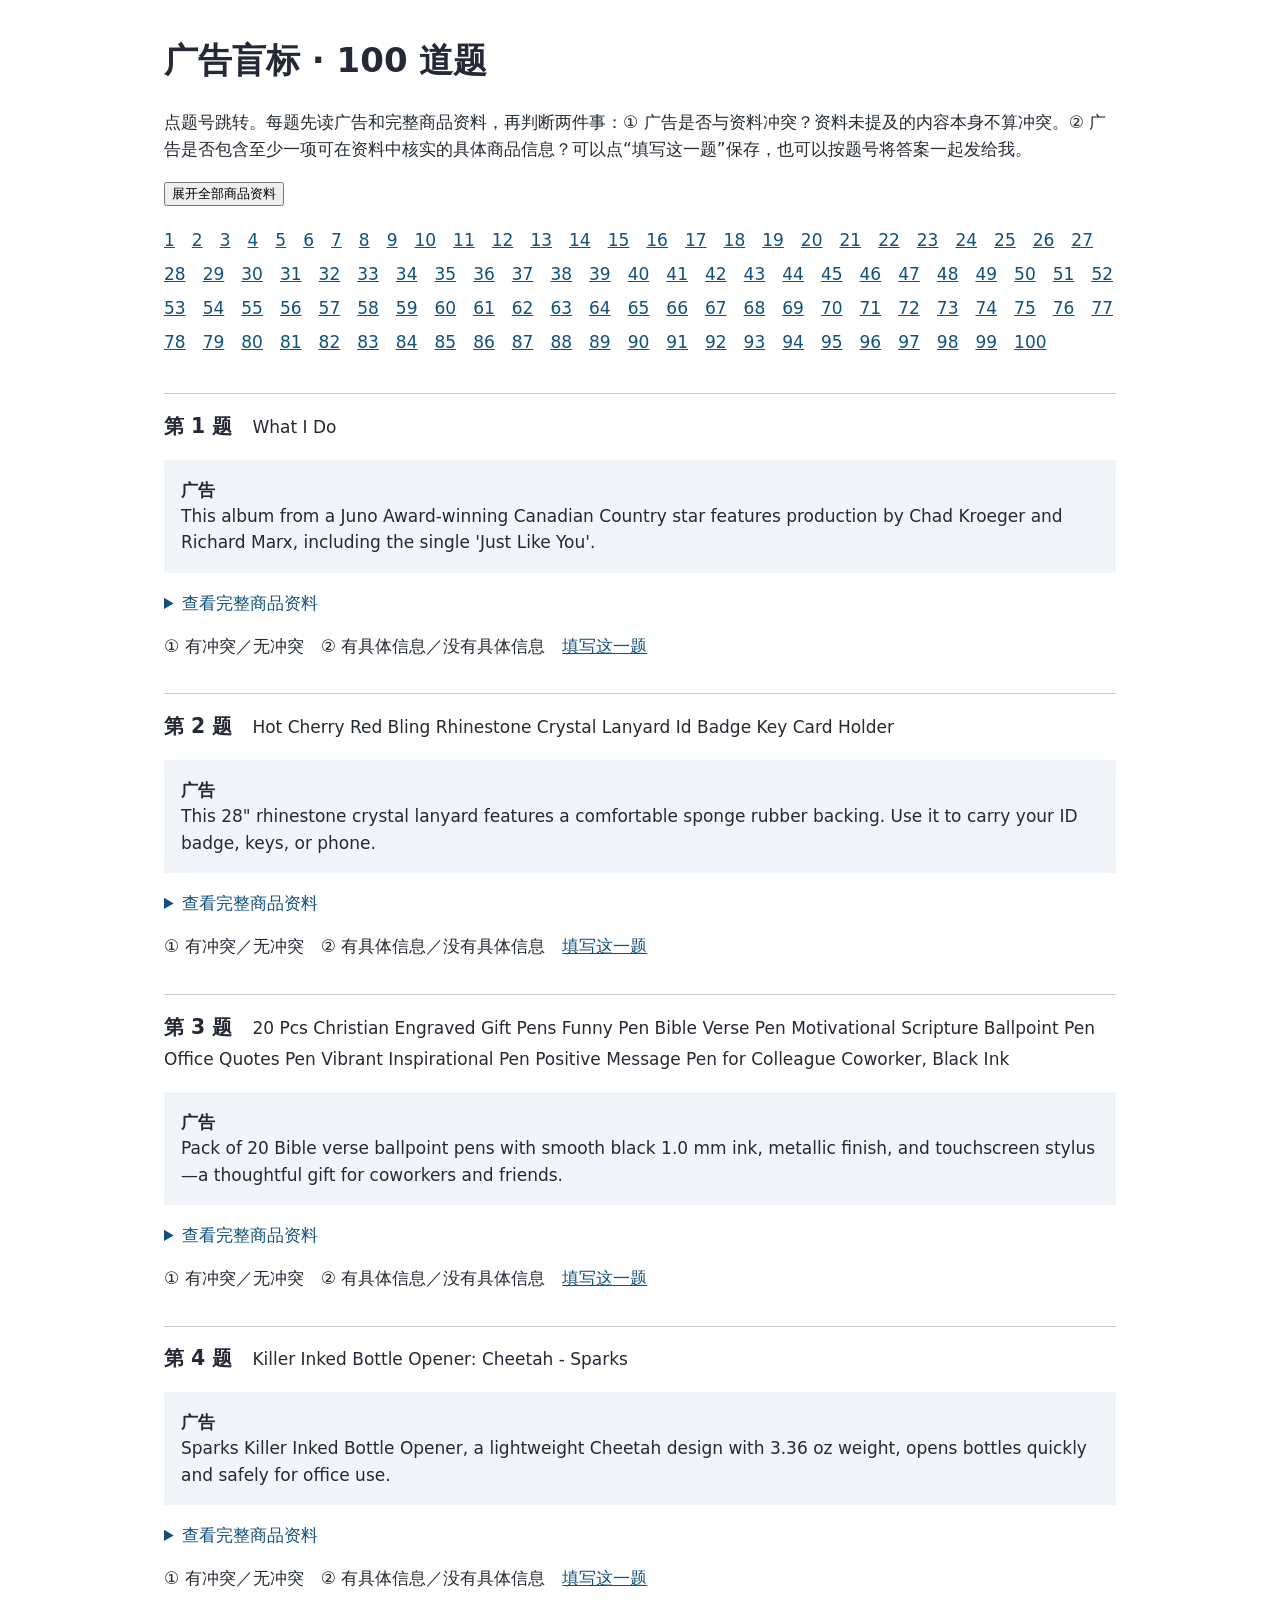
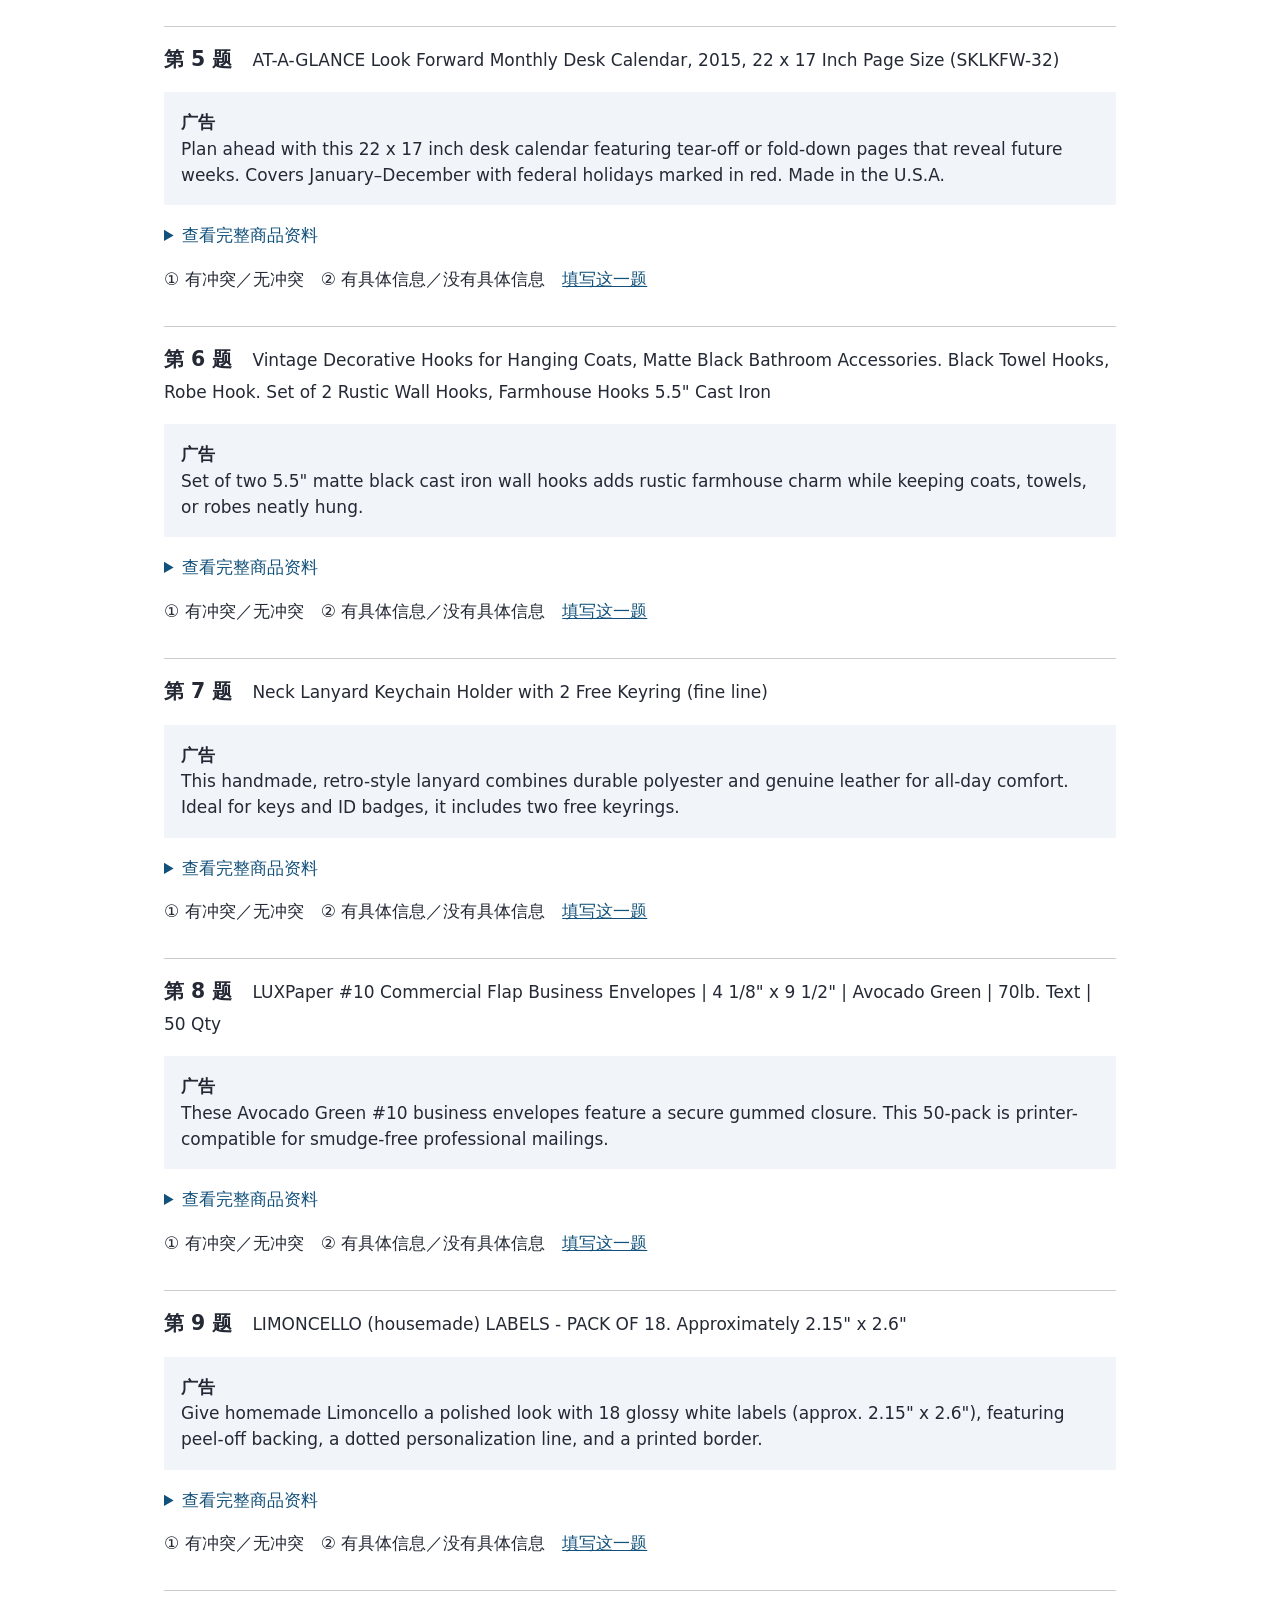
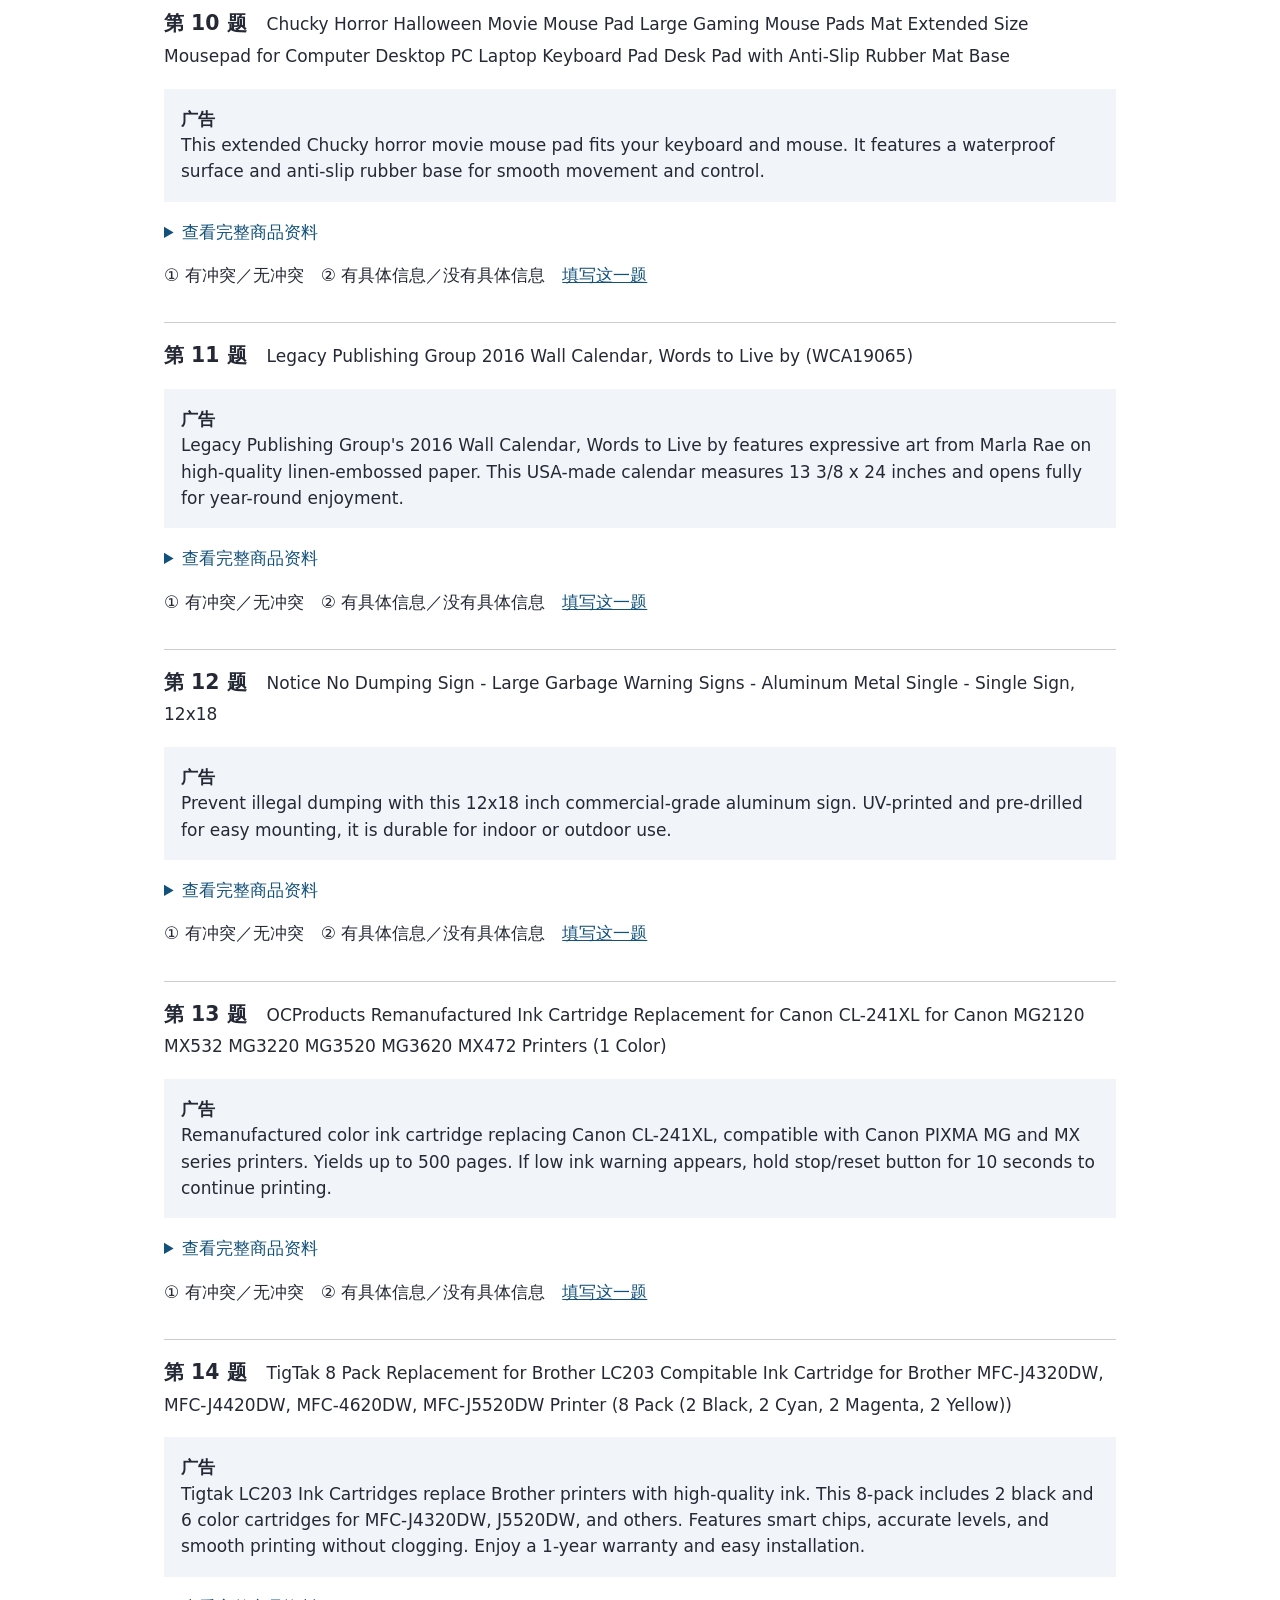
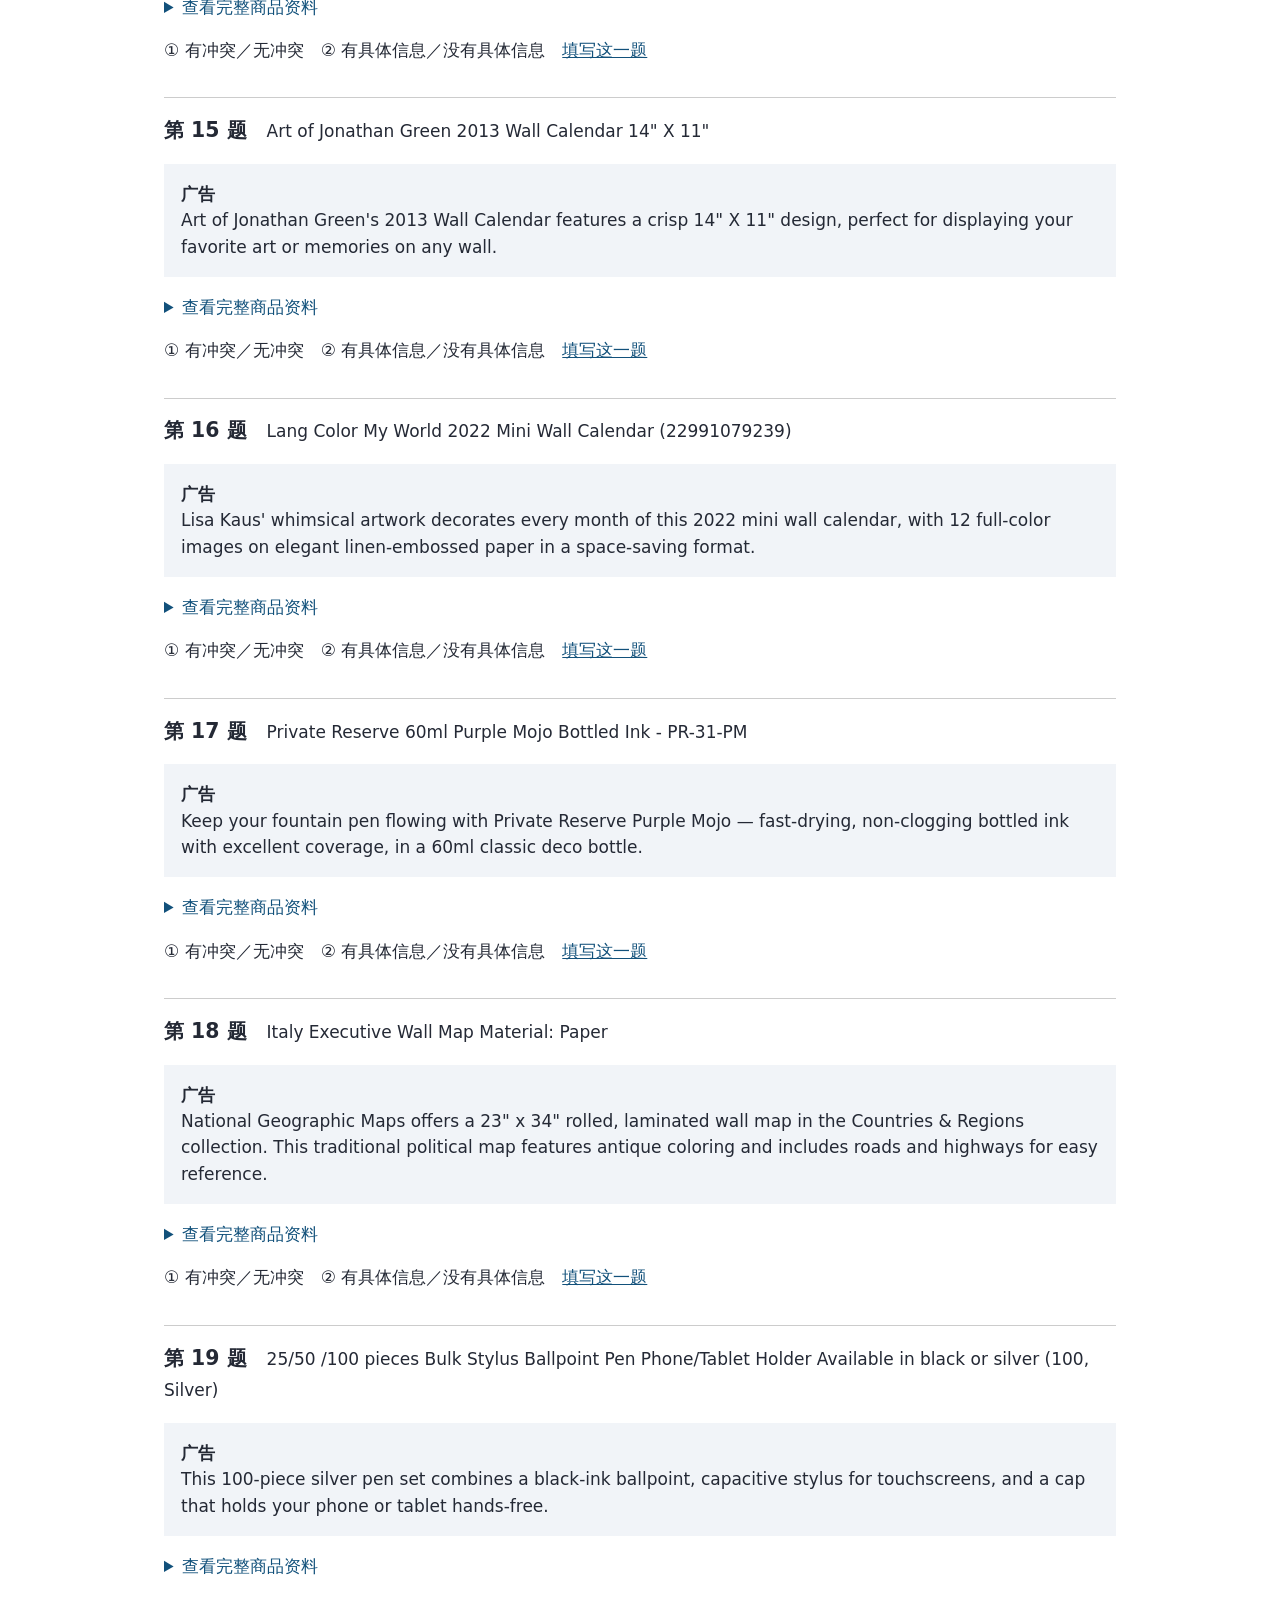
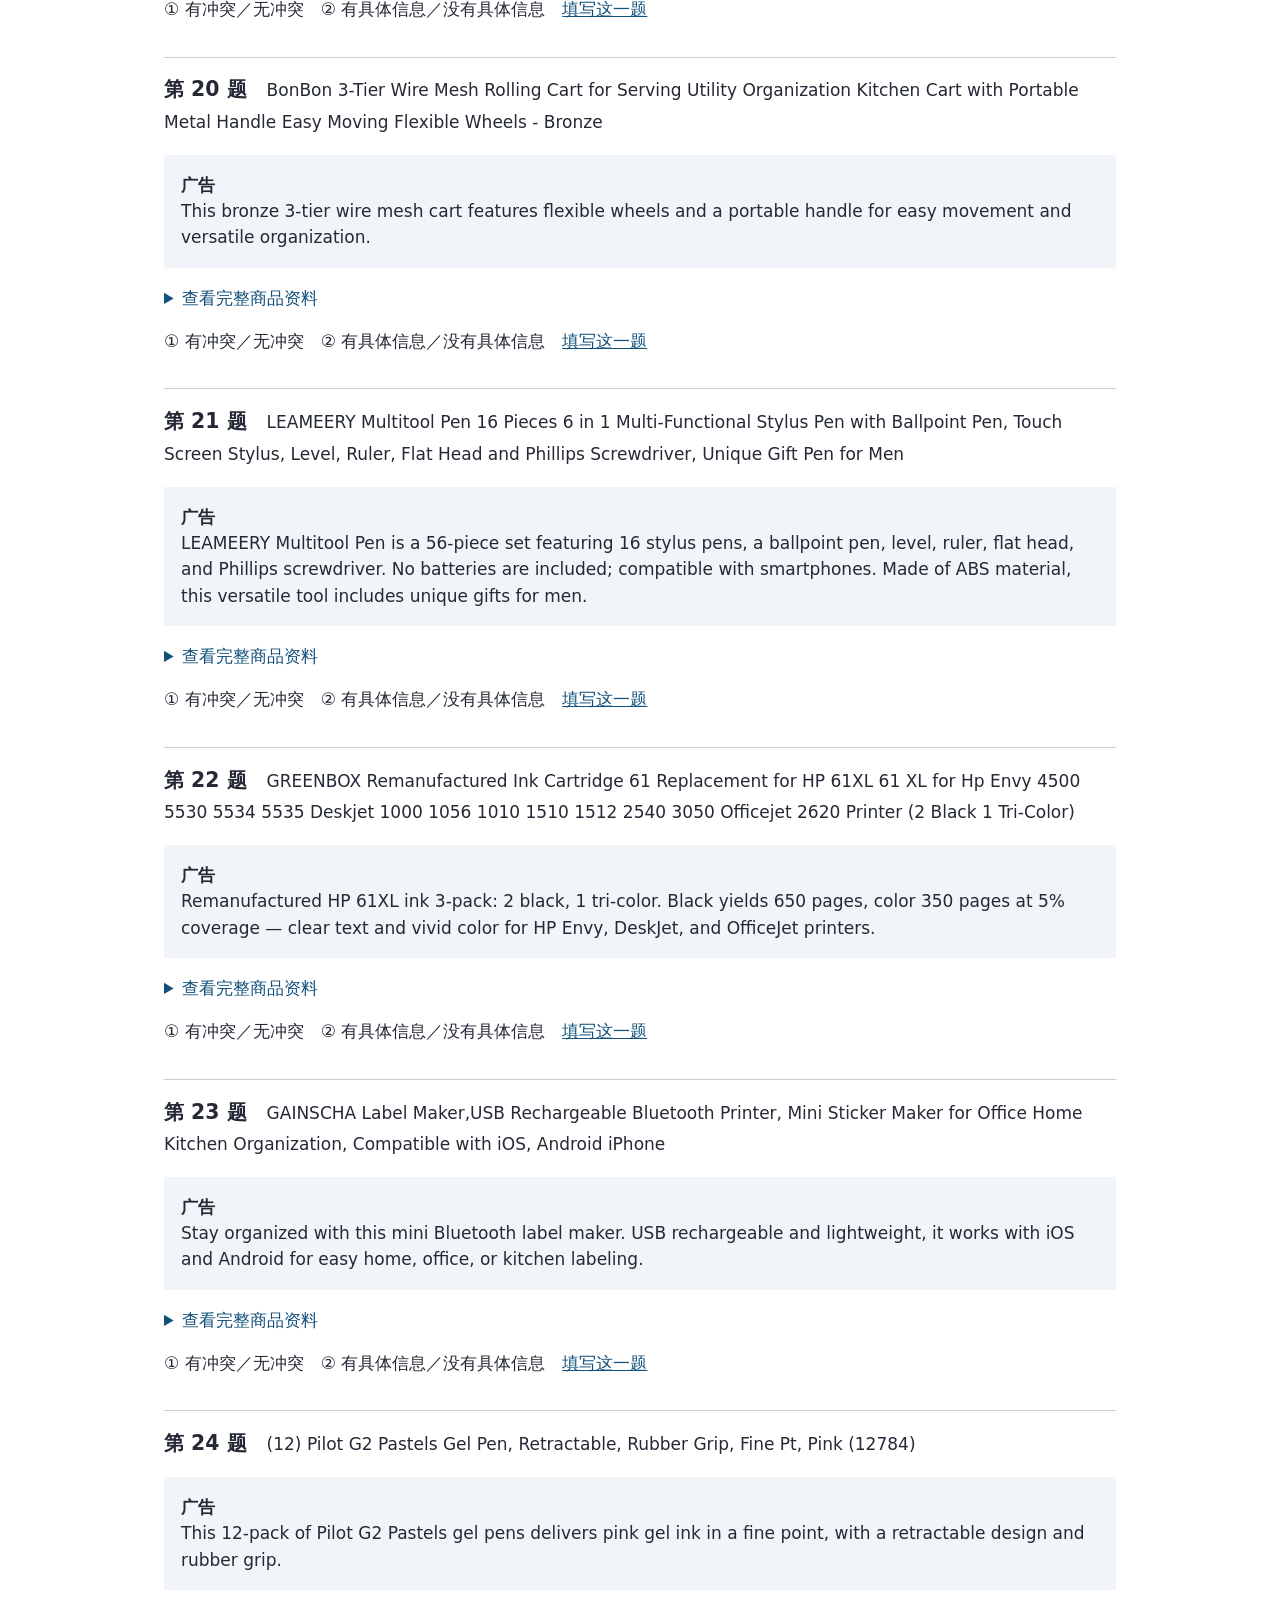
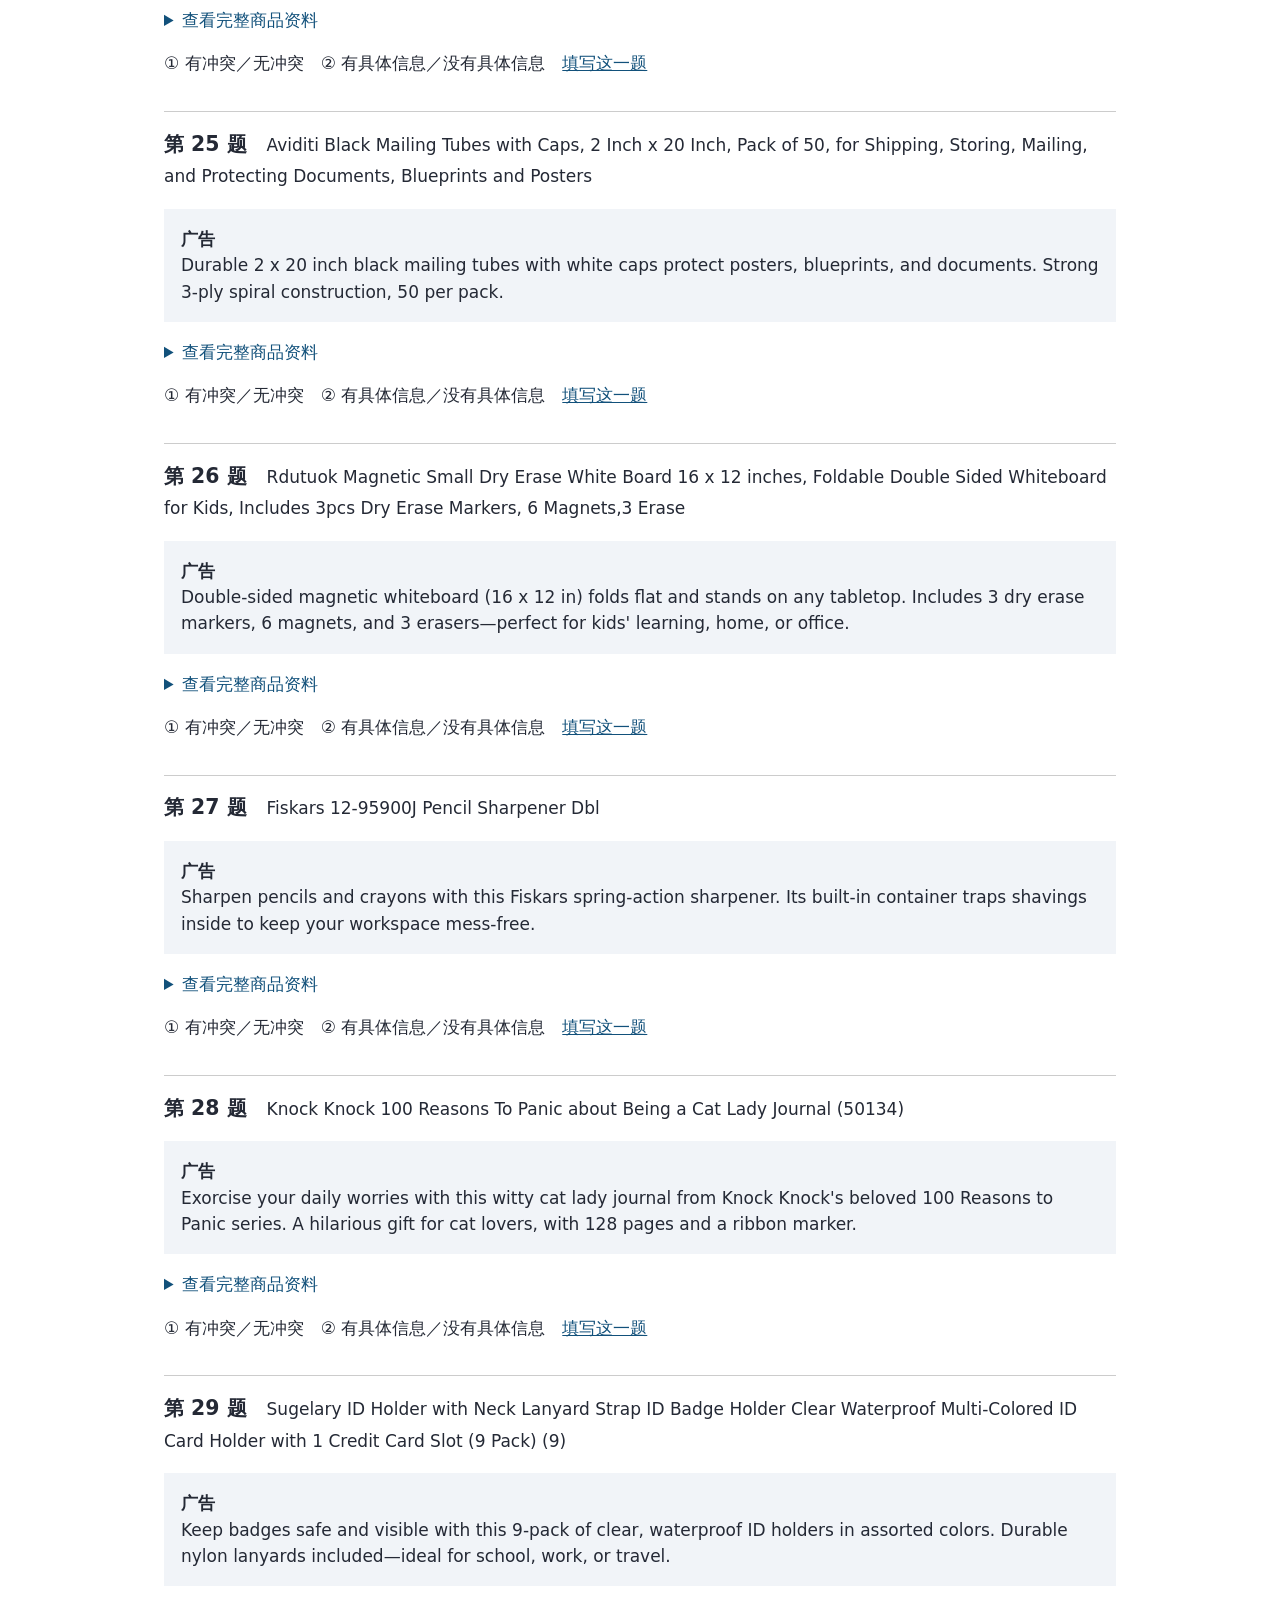
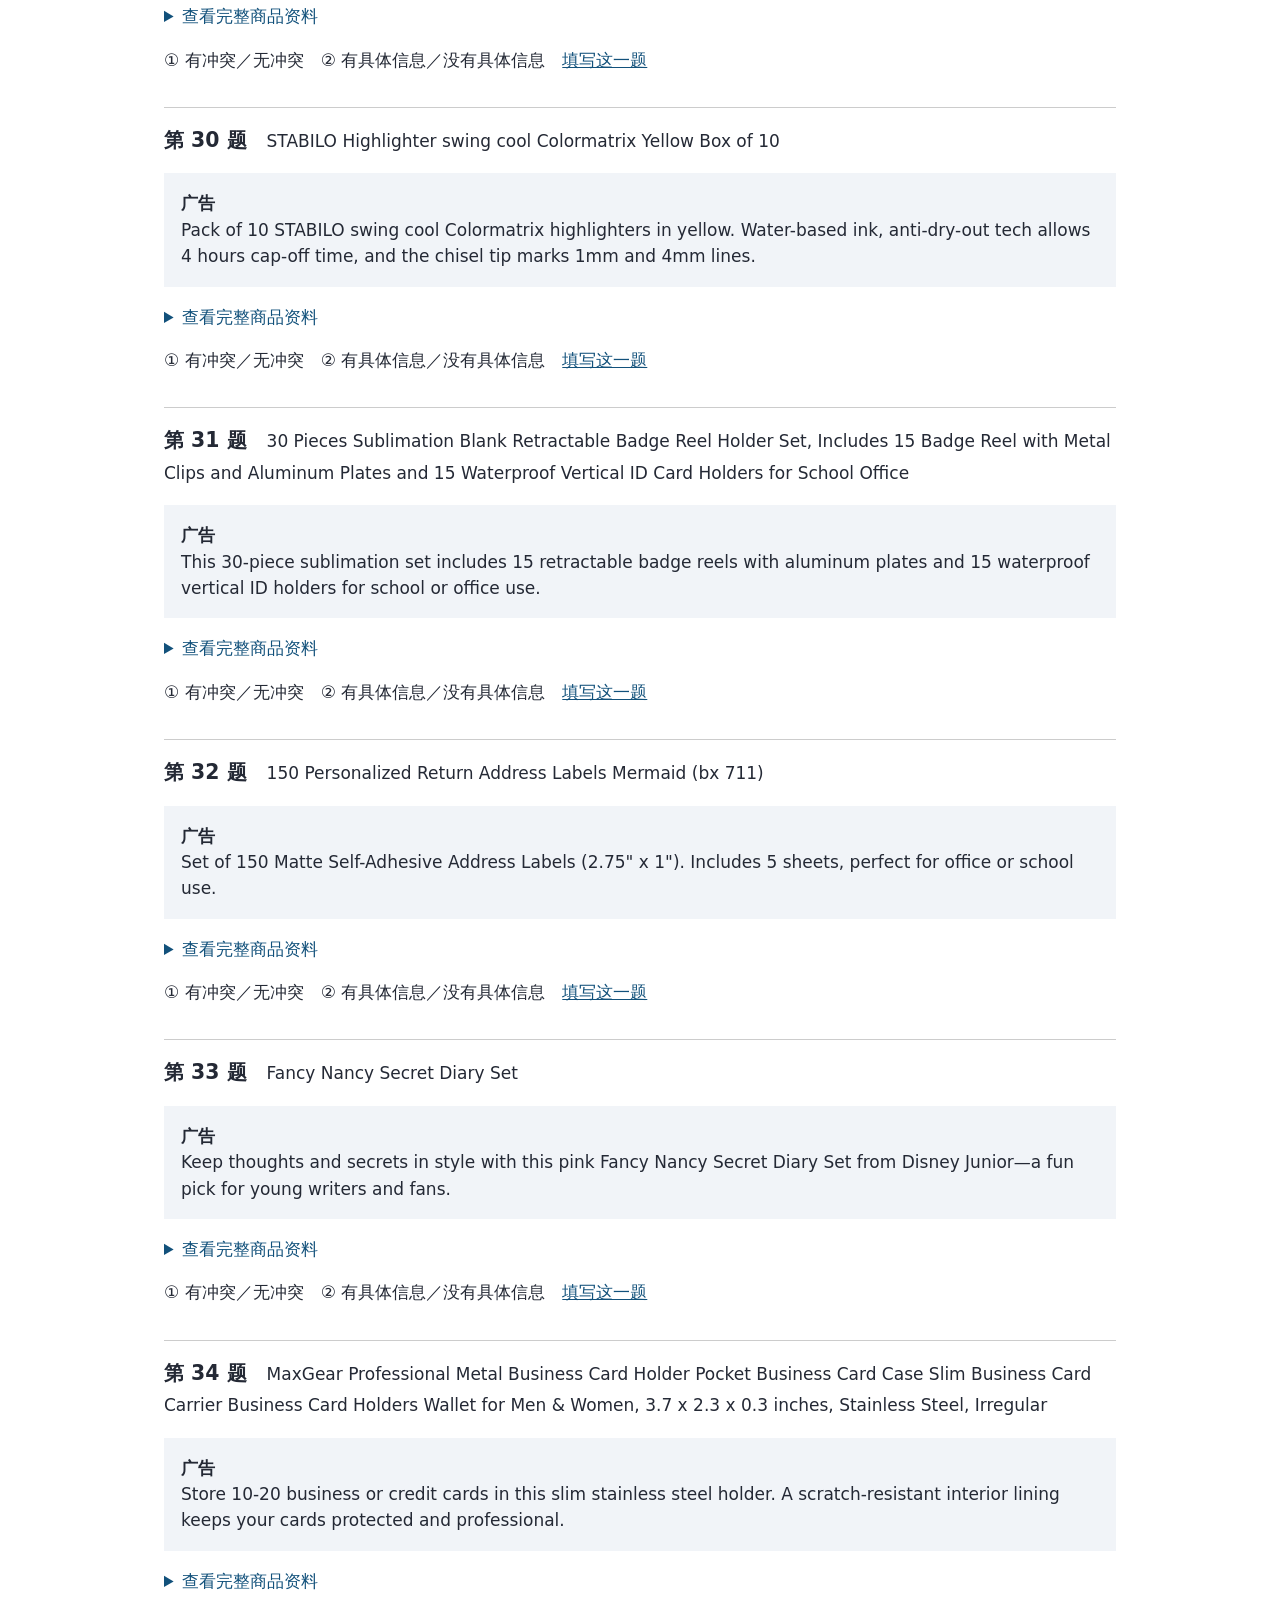
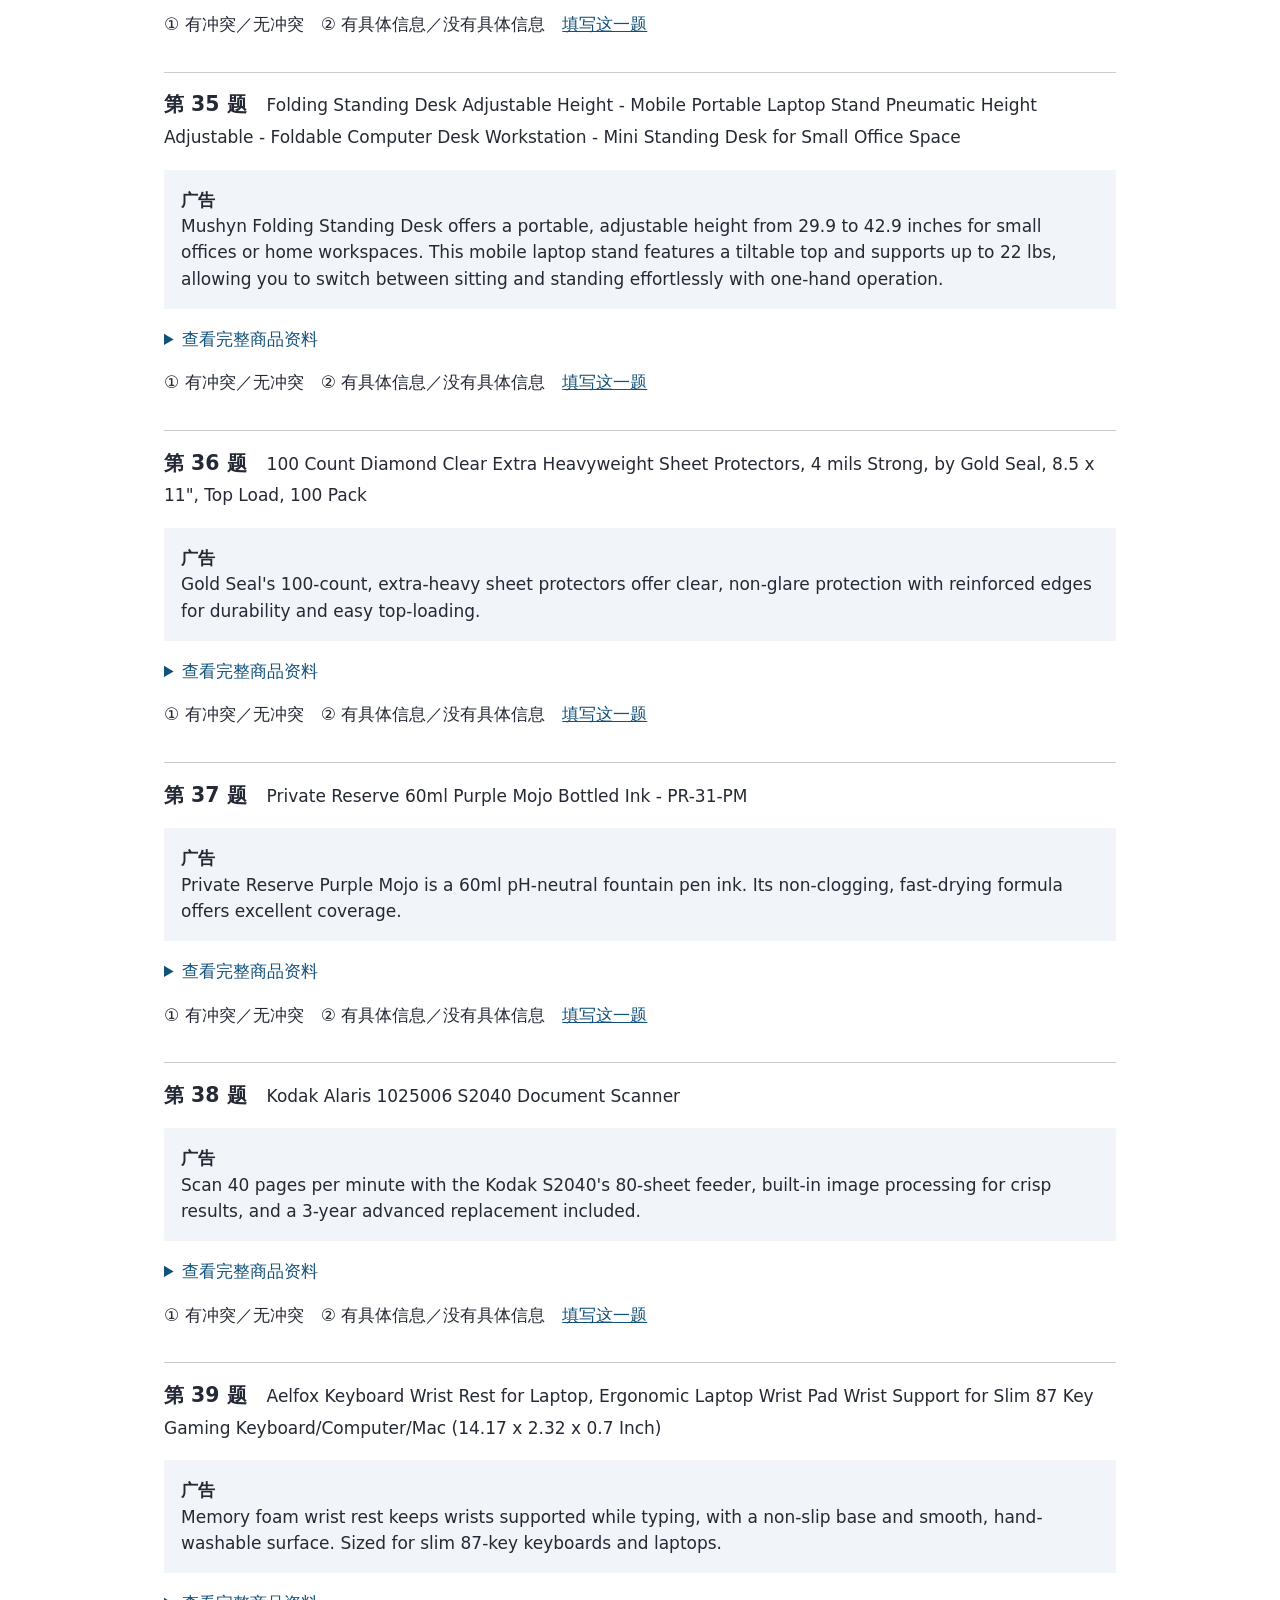
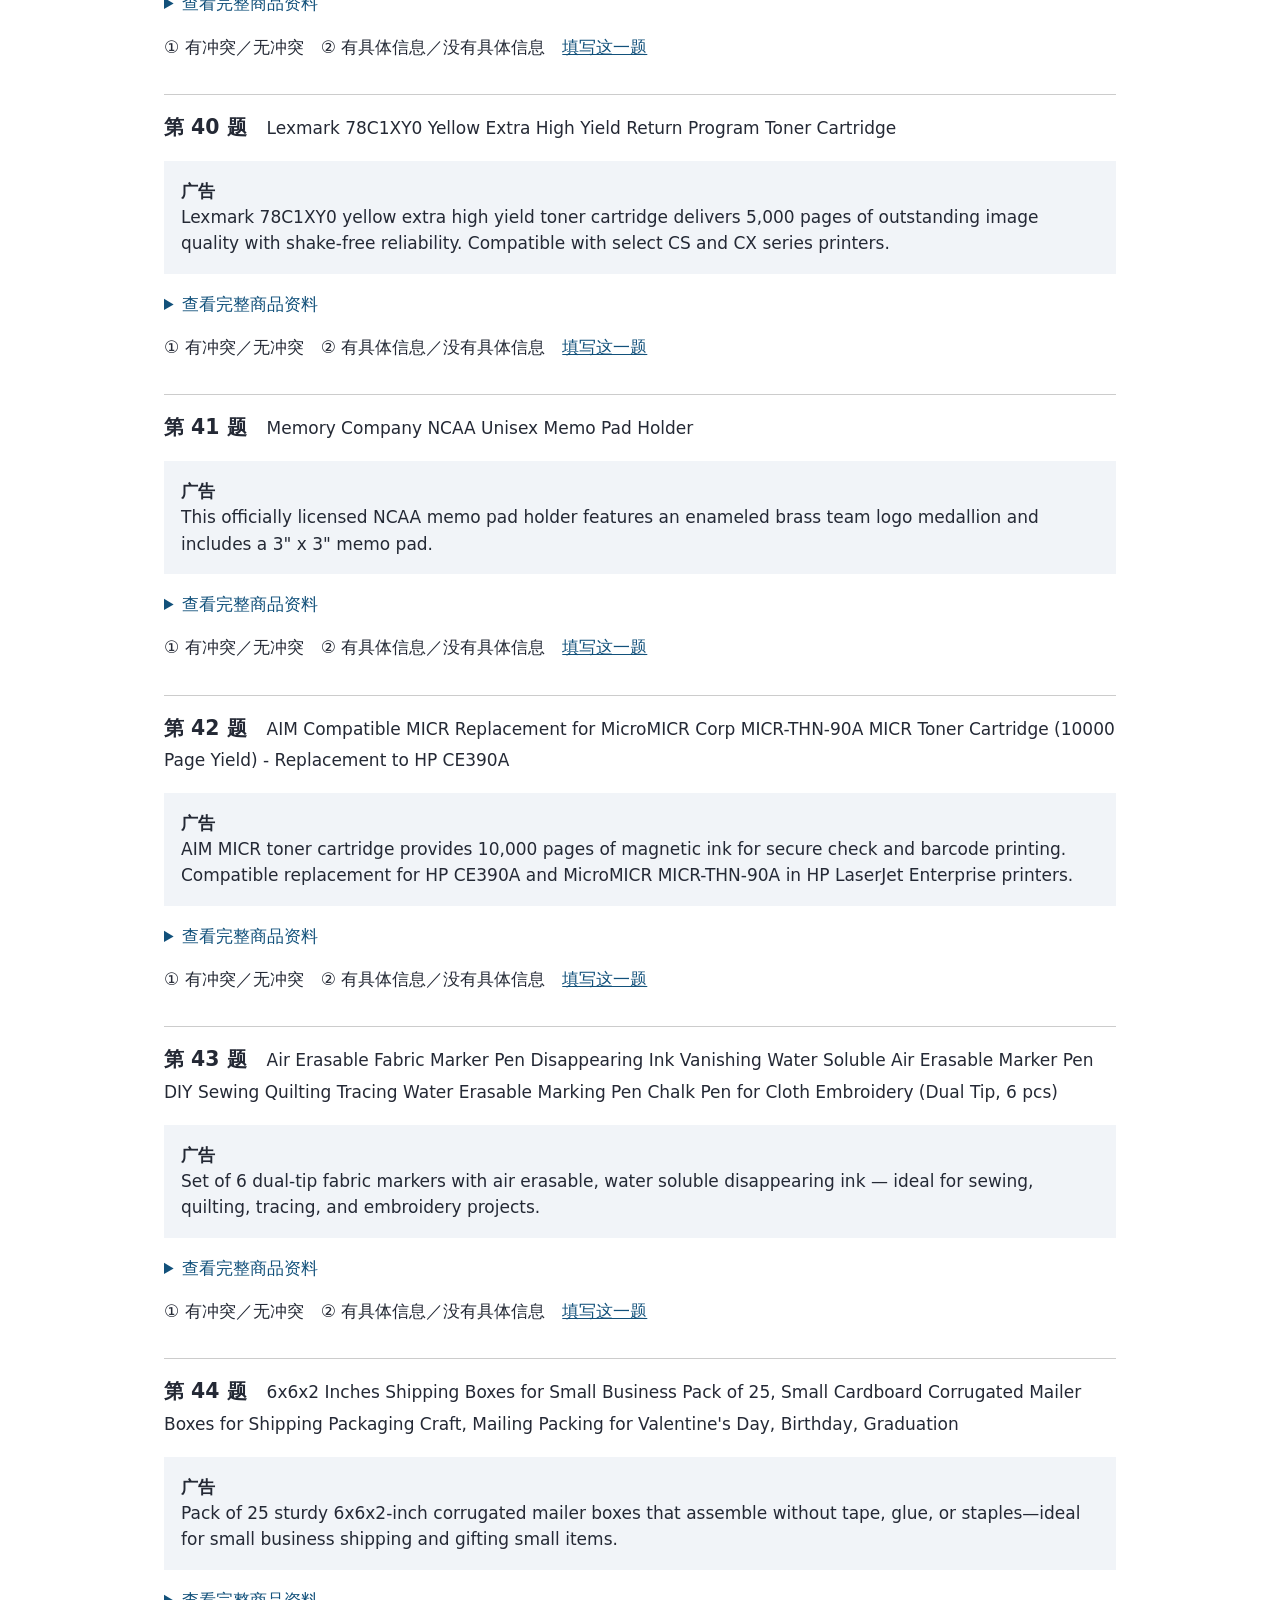
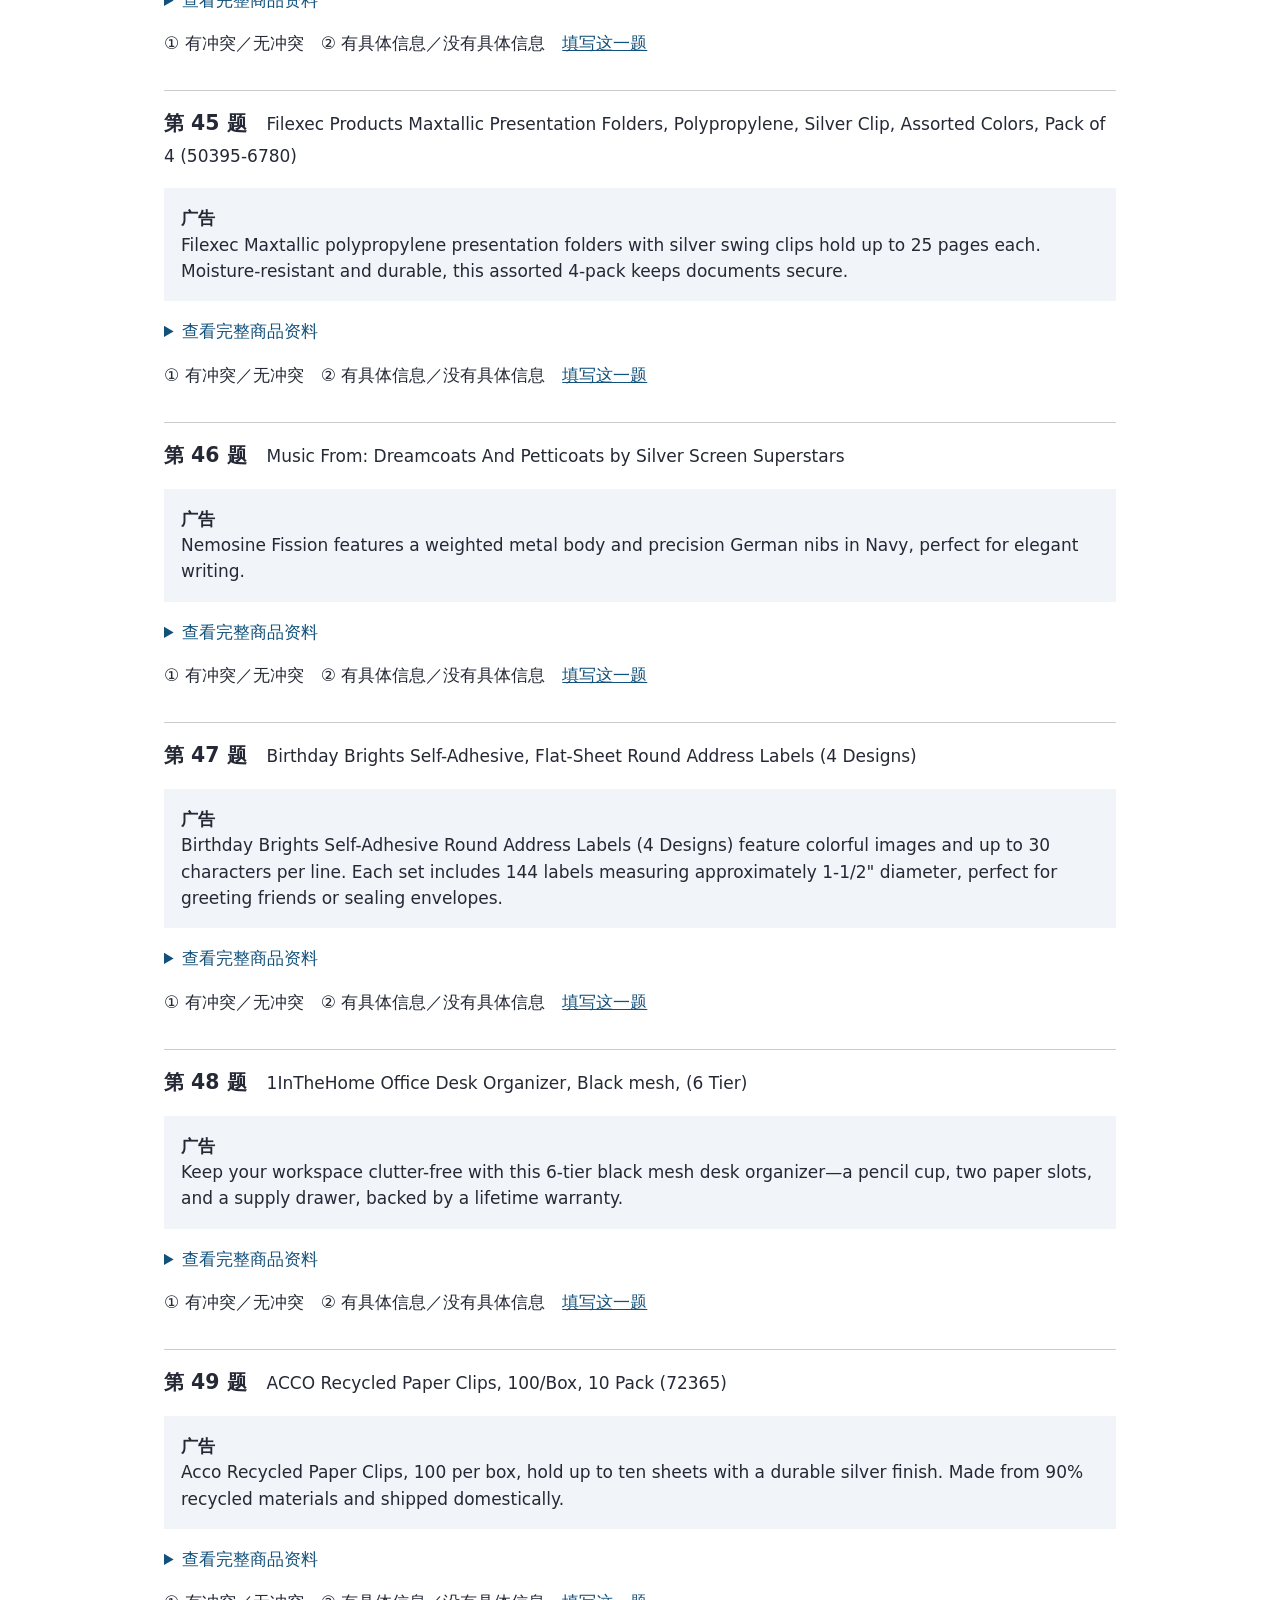
<file: results/nov24/盲标题目100题.html>
<!doctype html><html lang="zh"><meta charset="utf-8"><meta name="viewport" content="width=device-width,initial-scale=1"><title>广告盲标 · 100 道题</title><style>body{font:17px/1.55 system-ui;max-width:56em;margin:2em auto;padding:0 1em;color:#242935}article{margin:2em 0;border-top:1px solid #ccc}h2{font-size:1.2em}small{font-weight:normal}pre{white-space:pre-wrap;font:inherit}.ad{background:#f1f4f8;padding:1em}a,summary{color:#12517b}summary{cursor:pointer}nav{line-height:2}</style><h1>广告盲标 · 100 道题</h1><p>点题号跳转。每题先读广告和完整商品资料，再判断两件事：① 广告是否与资料冲突？资料未提及的内容本身不算冲突。② 广告是否包含至少一项可在资料中核实的具体商品信息？可以点“填写这一题”保存，也可以按题号将答案一起发给我。</p><p><button onclick="document.querySelectorAll('details').forEach(d=>d.open=true)">展开全部商品资料</button></p><nav><a href="#q1">1</a>　<a href="#q2">2</a>　<a href="#q3">3</a>　<a href="#q4">4</a>　<a href="#q5">5</a>　<a href="#q6">6</a>　<a href="#q7">7</a>　<a href="#q8">8</a>　<a href="#q9">9</a>　<a href="#q10">10</a>　<a href="#q11">11</a>　<a href="#q12">12</a>　<a href="#q13">13</a>　<a href="#q14">14</a>　<a href="#q15">15</a>　<a href="#q16">16</a>　<a href="#q17">17</a>　<a href="#q18">18</a>　<a href="#q19">19</a>　<a href="#q20">20</a>　<a href="#q21">21</a>　<a href="#q22">22</a>　<a href="#q23">23</a>　<a href="#q24">24</a>　<a href="#q25">25</a>　<a href="#q26">26</a>　<a href="#q27">27</a>　<a href="#q28">28</a>　<a href="#q29">29</a>　<a href="#q30">30</a>　<a href="#q31">31</a>　<a href="#q32">32</a>　<a href="#q33">33</a>　<a href="#q34">34</a>　<a href="#q35">35</a>　<a href="#q36">36</a>　<a href="#q37">37</a>　<a href="#q38">38</a>　<a href="#q39">39</a>　<a href="#q40">40</a>　<a href="#q41">41</a>　<a href="#q42">42</a>　<a href="#q43">43</a>　<a href="#q44">44</a>　<a href="#q45">45</a>　<a href="#q46">46</a>　<a href="#q47">47</a>　<a href="#q48">48</a>　<a href="#q49">49</a>　<a href="#q50">50</a>　<a href="#q51">51</a>　<a href="#q52">52</a>　<a href="#q53">53</a>　<a href="#q54">54</a>　<a href="#q55">55</a>　<a href="#q56">56</a>　<a href="#q57">57</a>　<a href="#q58">58</a>　<a href="#q59">59</a>　<a href="#q60">60</a>　<a href="#q61">61</a>　<a href="#q62">62</a>　<a href="#q63">63</a>　<a href="#q64">64</a>　<a href="#q65">65</a>　<a href="#q66">66</a>　<a href="#q67">67</a>　<a href="#q68">68</a>　<a href="#q69">69</a>　<a href="#q70">70</a>　<a href="#q71">71</a>　<a href="#q72">72</a>　<a href="#q73">73</a>　<a href="#q74">74</a>　<a href="#q75">75</a>　<a href="#q76">76</a>　<a href="#q77">77</a>　<a href="#q78">78</a>　<a href="#q79">79</a>　<a href="#q80">80</a>　<a href="#q81">81</a>　<a href="#q82">82</a>　<a href="#q83">83</a>　<a href="#q84">84</a>　<a href="#q85">85</a>　<a href="#q86">86</a>　<a href="#q87">87</a>　<a href="#q88">88</a>　<a href="#q89">89</a>　<a href="#q90">90</a>　<a href="#q91">91</a>　<a href="#q92">92</a>　<a href="#q93">93</a>　<a href="#q94">94</a>　<a href="#q95">95</a>　<a href="#q96">96</a>　<a href="#q97">97</a>　<a href="#q98">98</a>　<a href="#q99">99</a>　<a href="#q100">100</a></nav><article id="q1"><h2>第 1 题　<small>What I Do</small></h2><p class="ad"><b>广告</b><br>This album from a Juno Award-winning Canadian Country star features production by Chad Kroeger and Richard Marx, including the single &#x27;Just Like You&#x27;.</p><details><summary>查看完整商品资料</summary><pre>Product information:

Product name:
What I Do

Categories:
- Office Products
- Office &amp; School Supplies
- Education &amp; Crafts
- Teaching Materials

Description:
2008 album from the Juno Award-winning Canadian Country Music star. What I Do features writing and production credits from Chad Kroeger and Richard Marx and features the first single &#x27;Just Like You&#x27;. Universal.

Product details:
- Label: Universal Import
- Language: English
- Number of discs: 1
- Product Dimensions: 5.44 x 0.19 x 4.99 inches; 1.6 Ounces</pre></details><p>① 有冲突／无冲突　② 有具体信息／没有具体信息　<a href="http://127.0.0.1:8876/?annotator_id=chengkai#blind_001" target="_blank" rel="noopener">填写这一题</a></p></article><article id="q2"><h2>第 2 题　<small>Hot Cherry Red Bling Rhinestone Crystal Lanyard Id Badge Key Card Holder</small></h2><p class="ad"><b>广告</b><br>This 28&quot; rhinestone crystal lanyard features a comfortable sponge rubber backing. Use it to carry your ID badge, keys, or phone.</p><details><summary>查看完整商品资料</summary><pre>Product information:

Product name:
Hot Cherry Red Bling Rhinestone Crystal Lanyard Id Badge Key Card Holder

Categories:
- Office Products
- Office &amp; School Supplies
- Labels, Indexes &amp; Stamps
- Identification Badges &amp; Supplies
- Badge Holders

Features:
- Bling rhinestone crystal lanyard
- 28&quot; made to hand around the neck
- You can hang ID Badge / Key Card / Keychain / Most Cell Phone / Camera / MP3 Player / USB Flash Drive etc

Description:
The bling rhinestone lanyard is decorated with 2 rows of rhinestones and backing is made from flat sponge rubber. This rhinestone lanyard is perfect for office, nurses, personal, to carry ID badge, tags, keys, key cards, or glasses.

Product details:
- Item Weight: 2.08 Ounces</pre></details><p>① 有冲突／无冲突　② 有具体信息／没有具体信息　<a href="http://127.0.0.1:8876/?annotator_id=chengkai#blind_002" target="_blank" rel="noopener">填写这一题</a></p></article><article id="q3"><h2>第 3 题　<small>20 Pcs Christian Engraved Gift Pens Funny Pen Bible Verse Pen Motivational Scripture Ballpoint Pen Office Quotes Pen Vibrant Inspirational Pen Positive Message Pen for Colleague Coworker, Black Ink</small></h2><p class="ad"><b>广告</b><br>Pack of 20 Bible verse ballpoint pens with smooth black 1.0 mm ink, metallic finish, and touchscreen stylus—a thoughtful gift for coworkers and friends.</p><details><summary>查看完整商品资料</summary><pre>Product information:

Product name:
20 Pcs Christian Engraved Gift Pens Funny Pen Bible Verse Pen Motivational Scripture Ballpoint Pen Office Quotes Pen Vibrant Inspirational Pen Positive Message Pen for Colleague Coworker, Black Ink

Categories:
- Office Products
- Office &amp; School Supplies
- Writing &amp; Correction Supplies
- Pens &amp; Refills
- Ballpoint Pens

Features:
- Reliable material: these pens are made of sturdy and reliable metallic materials; The personalized pens can write smoothly and comfortably, with a bright and colorful finish giving a modern, classy appearance, providing serviceable functions; The touch stylus are compatible with most modern touchscreen devices
- Package content: you will receive 20 pieces of ballpoint pens for office in black, bible verse printed; The length of each pen is approx. 14.5 cm/ 5.7 inches, which is portable and comfortable to use, can meet your different uses in daily life and working
- Smooth writing: the 1.0 mm point tips provide define lines and reduce skipping when writing; These ballpoint pens write smoothly on many kinds of paper, and the black ink will not penetrate the paper, to bring you a comfortable writing experience
- Exquisite design: these bible verse ballpoint pens are metallic looking with inspirational message printed on the front; These black ink ballpoint pens can also continue to accompany you for years to come because you can easily replace the inner pen refills with other refills
- Ideal gifts: these funny ballpoint pens can be applied to express your care to people around you, suitable for coworkers and friends as gifts for their birthday, festival, graduation, coworkers

Description:
Features:Comfortable experience:These positive ballpoint pens come in handy whether writing journal, writing budget, taking notes during small group or meetings, or jotting down reminders and schedule for the day, giving you a pleasant using experience. Suitable gifts:These personalized pens will leave a lasting impression on the recipients, whether it is your family, friends, husband or wife. Beautifully colored appearance makes these funny office pens attractive business or personal gifts for others.Specifications:Material: metal, plasticColor: as pictures shownSize: 14.5 x 1 cm/ 5.7 x 0.4 inchesPackage includes:20 x Bible verse pensNotes:Manual measurement, please allow slight errors in size.The color may exist slight difference due to different screen display.Pointed parts are included. Please keep them away from children.

Product details:
- Age Range (Description): Adult
- Brand: Teling
- Closure: Snap
- Color: Black
- Ink Color: Black
- Item Weight: 13.9 ounces
- Material: Plastic, Metal
- Material Type: Plastic, Metal
- Number of Items: 1
- Package Dimensions: 9.92 x 5.94 x 0.67 inches
- Point Type: Medium
- Size: 20 Count (Pack of 1)</pre></details><p>① 有冲突／无冲突　② 有具体信息／没有具体信息　<a href="http://127.0.0.1:8876/?annotator_id=chengkai#blind_003" target="_blank" rel="noopener">填写这一题</a></p></article><article id="q4"><h2>第 4 题　<small>Killer Inked Bottle Opener: Cheetah - Sparks</small></h2><p class="ad"><b>广告</b><br>Sparks Killer Inked Bottle Opener, a lightweight Cheetah design with 3.36 oz weight, opens bottles quickly and safely for office use.</p><details><summary>查看完整商品资料</summary><pre>Product information:

Product name:
Killer Inked Bottle Opener: Cheetah - Sparks

Categories:
- Office Products
- Office &amp; School Supplies
- Cutting &amp; Measuring Devices
- Letter Openers

Product details:
- Item Weight: 3.36 ounces</pre></details><p>① 有冲突／无冲突　② 有具体信息／没有具体信息　<a href="http://127.0.0.1:8876/?annotator_id=chengkai#blind_004" target="_blank" rel="noopener">填写这一题</a></p></article><article id="q5"><h2>第 5 题　<small>AT-A-GLANCE Look Forward Monthly Desk Calendar, 2015, 22 x 17 Inch Page Size (SKLKFW-32)</small></h2><p class="ad"><b>广告</b><br>Plan ahead with this 22 x 17 inch desk calendar featuring tear-off or fold-down pages that reveal future weeks. Covers January–December with federal holidays marked in red. Made in the U.S.A.</p><details><summary>查看完整商品资料</summary><pre>Product information:

Product name:
AT-A-GLANCE Look Forward Monthly Desk Calendar, 2015, 22 x 17 Inch Page Size (SKLKFW-32)

Categories:
- Office Products
- Office &amp; School Supplies
- Education &amp; Crafts
- Teaching Materials

Features:
- Planning ahead with your desk pad calendar just got easier with this innovative new design; see future weeks with a tear-off or fold-down page for each month; Made in the U.S.A.
- 12 months of planning power, January–December; 22 x 17 inch page size; 22.75 x 17.12 x .12 inches overall
- Tear off or fold under page to see future weeks perforated after second week of the month; black paper headband at bottom with two clear poly corners at top; Federal holidays in red
- 2.75 x 2.5 inch block size; one month per page; full-year calendar reference; unruled daily writing blocks
- Printed on quality paper containing 30% post-consumer waste

Description:
Planning ahead with your desk pad calendar just got easier with this innovative new design; see future weeks with a tear-off or fold-down page for each month; 12 months of planning power, January–December. Tear off or fold under page to see future weeks perforated after second week of the month; black paper headband at bottom with two clear poly corners at top. 2.75 x 2.5 inch block size. One month per page; full-year calendar reference; unruled daily writing blocks. Federal holidays in red. Printed on quality paper containing 30% post-consumer waste. 22 x 17 inch page size, 22.75 x 17.12 x .12 inches overall. Made in the U.S.A.

Product details:
- Brand: AT-A-GLANCE
- Color: Black, Clear, White
- Item Weight: 15.4 ounces
- Number of Items: 1
- Product Dimensions: 21.88 x 0.19 x 17.06 inches</pre></details><p>① 有冲突／无冲突　② 有具体信息／没有具体信息　<a href="http://127.0.0.1:8876/?annotator_id=chengkai#blind_005" target="_blank" rel="noopener">填写这一题</a></p></article><article id="q6"><h2>第 6 题　<small>Vintage Decorative Hooks for Hanging Coats, Matte Black Bathroom Accessories. Black Towel Hooks, Robe Hook. Set of 2 Rustic Wall Hooks, Farmhouse Hooks 5.5&quot; Cast Iron</small></h2><p class="ad"><b>广告</b><br>Set of two 5.5&quot; matte black cast iron wall hooks adds rustic farmhouse charm while keeping coats, towels, or robes neatly hung.</p><details><summary>查看完整商品资料</summary><pre>Product information:

Product name:
Vintage Decorative Hooks for Hanging Coats, Matte Black Bathroom Accessories. Black Towel Hooks, Robe Hook. Set of 2 Rustic Wall Hooks, Farmhouse Hooks 5.5&quot; Cast Iron

Product details:
- Brand: VINTAGE BARN
- Item Weight: 1.08 pounds
- Material Type: Cast Iron
- Package Dimensions: 5.31 x 3.35 x 1.61 inches</pre></details><p>① 有冲突／无冲突　② 有具体信息／没有具体信息　<a href="http://127.0.0.1:8876/?annotator_id=chengkai#blind_006" target="_blank" rel="noopener">填写这一题</a></p></article><article id="q7"><h2>第 7 题　<small>Neck Lanyard Keychain Holder with 2 Free Keyring (fine line)</small></h2><p class="ad"><b>广告</b><br>This handmade, retro-style lanyard combines durable polyester and genuine leather for all-day comfort. Ideal for keys and ID badges, it includes two free keyrings.</p><details><summary>查看完整商品资料</summary><pre>Product information:

Product name:
Neck Lanyard Keychain Holder with 2 Free Keyring (fine line)

Features:
- 1. Main material:lanyard made of durable polyester high-quality imported first layer of leather and bronze metal.
- 2. Features: Design retro minimalist designmore comfortable.
- 3. The neck lanyard is ¾ inches wide (2 centimeters) and 17.5” inches from the bottom of the leather attachment piece to the top of the lanyard.
- 4. It can be used for holding keys, phones, ID badges, and other accessories.
- 5.Service for You with High-quality Customer-service -- all lanyard are shipped by amazon from USA,fast shipping speed and amazon shopping policy ensure you can enjoy shopping.&quot;

Description:
Using Ultra-Soft polyester fabric, high quality metal clasp and top grain genuine leather. Each Neck Lanyard is 100% handmade, and original design help to decorate your life. Twill weave fabric have a distinctive and attractive appearance, difficult to fade, raveling or tearing, is comfortable even on sensitive skin all day long.

Product details:
- Brand: Gol
- Color: Fine Line
- Fastener Type: Lobster Clasp
- Item Weight: 1.58 ounces
- Material Type: Polyester
- Package Dimensions: 8.25 x 2 x 0.5 inches</pre></details><p>① 有冲突／无冲突　② 有具体信息／没有具体信息　<a href="http://127.0.0.1:8876/?annotator_id=chengkai#blind_007" target="_blank" rel="noopener">填写这一题</a></p></article><article id="q8"><h2>第 8 题　<small>LUXPaper #10 Commercial Flap Business Envelopes | 4 1/8&quot; x 9 1/2&quot; | Avocado Green | 70lb. Text | 50 Qty</small></h2><p class="ad"><b>广告</b><br>These Avocado Green #10 business envelopes feature a secure gummed closure. This 50-pack is printer-compatible for smudge-free professional mailings.</p><details><summary>查看完整商品资料</summary><pre>Product information:

Product name:
LUXPaper #10 Commercial Flap Business Envelopes | 4 1/8&quot; x 9 1/2&quot; | Avocado Green | 70lb. Text | 50 Qty

Categories:
- Office Products
- Office &amp; School Supplies
- Envelopes, Mailers &amp; Shipping Supplies
- Envelopes
- Business Envelopes

Features:
- SIZE: #10 Regular Envelopes measure 4 1/8 in x 9 1/2 in (4.125” x 9.5” / 104.775mm x 241.3mm).
- CONVENIENT DESIGN: Pack of 50 LUXPaper regular flap envelopes with moistenable glue closure for secure mailing.
- PREMIUM ENVELOPES: Avocado is a colored envelope for sending checks, invoices, statements, direct mail, corporate mailings, personal letters and more.
- PRINTER COMPATIBLE: Printable with commercial digital printers, off-set printing presses and some home printers. Suitable for bulk or hand addressed mailings, the ink won’t smudge.
- HIGH QUALITY: Made using 70lb. (109gsm/0.152mm thick) paper and Avocado is an attractive green, the color of its namesake fruit! Ideal for professional uses, personal correspondence or as a reply envelope.

Product details:
- Brand: LUXPaper
- Closure: Gummed
- Closure Type: Gummed
- Color: Avocado
- Item Weight: 12.8 ounces
- Material: Paper
- Material Type: Paper
- Number of Items: 50
- Product Dimensions: 4.13 x 9.5 x 0.5 inches
- Shape: Rectangular
- Size: 50 Qty.</pre></details><p>① 有冲突／无冲突　② 有具体信息／没有具体信息　<a href="http://127.0.0.1:8876/?annotator_id=chengkai#blind_008" target="_blank" rel="noopener">填写这一题</a></p></article><article id="q9"><h2>第 9 题　<small>LIMONCELLO (housemade) LABELS - PACK OF 18. Approximately 2.15&quot; x 2.6&quot;</small></h2><p class="ad"><b>广告</b><br>Give homemade Limoncello a polished look with 18 glossy white labels (approx. 2.15&quot; x 2.6&quot;), featuring peel-off backing, a dotted personalization line, and a printed border.</p><details><summary>查看完整商品资料</summary><pre>Product information:

Product name:
LIMONCELLO (housemade) LABELS - PACK OF 18. Approximately 2.15&quot; x 2.6&quot;

Categories:
- Office Products
- Office &amp; School Supplies
- Labels, Indexes &amp; Stamps
- Labels &amp; Stickers
- All-Purpose Labels

Features:
- PACK OF 18 Gloss White Labels with Peel Off Sticky Back
- SIZE: approximately 2 1/8&quot; wide x 2 5/8&quot; tall
- Dotted Line in middle for you to Personalize
- These Square Corner Labels with a Printed Border have a more Professional Look
- See our many other Labels (including personalized options) in the Nancy Nikko Store

Description:
Beautiful designed Limoncello labels with pressure sensitive backing. Approximately 2.15&quot; x 2.6&quot; size. 18 labels per package. Glossy white labels, best to use ballpoint pen or fine tip permanent marker.</pre></details><p>① 有冲突／无冲突　② 有具体信息／没有具体信息　<a href="http://127.0.0.1:8876/?annotator_id=chengkai#blind_009" target="_blank" rel="noopener">填写这一题</a></p></article><article id="q10"><h2>第 10 题　<small>Chucky Horror Halloween Movie Mouse Pad Large Gaming Mouse Pads Mat Extended Size Mousepad for Computer Desktop PC Laptop Keyboard Pad Desk Pad with Anti-Slip Rubber Mat Base</small></h2><p class="ad"><b>广告</b><br>This extended Chucky horror movie mouse pad fits your keyboard and mouse. It features a waterproof surface and anti-slip rubber base for smooth movement and control.</p><details><summary>查看完整商品资料</summary><pre>Product information:

Product name:
Chucky Horror Halloween Movie Mouse Pad Large Gaming Mouse Pads Mat Extended Size Mousepad for Computer Desktop PC Laptop Keyboard Pad Desk Pad with Anti-Slip Rubber Mat Base

Categories:
- Office Products
- Office &amp; School Supplies
- Desk Accessories &amp; Workspace Organizers
- Mouse Pads &amp; Wrist Rests
- Mouse Pads

Features:
- Material: Rubber and Polyester cloth. Comfortable, firm, it has a waterproof coating to prevent damage from drinks.
- Extended Dimension: 29.5&quot;x15.8&quot; 3 mm thick, enough to accommodate your mouse and keyboard and help you get a better operating exprience when playing games.
- Smooth Surface: Smooth surface designed for optical mice, ensures fast smooth movement while maintaining speed and control during gaming,it improves tracking mouse movements, great for big screens.
- Anti-slip Rubber Base: The bottom of the mouse pad features a non-skid backing so it stays firmly in place.
- Multi-purpose: Can be used as a desk protector, writing pad and mouse pad. Gives your desk a modern and professional atmosphere when you put it on.

Description:
Made of premium polyester and rubber material with durable construction. The mouse pad protects your desk from scratches, stains, spills, heat and scuffs. Its smooth surface will make you enjoy writing, typing and browsing.

Product details:
- Brand: Honbeanify hum
- Item Dimensions  LxWxH: 29.5 x 15.8 x 0.01 inches
- Item Dimensions LxWxH: 29.5 x 15.8 x 0.01 inches
- Item Weight: 1.1 pounds
- Material: Polyester, Rubber
- Product Dimensions: 29.5 x 15.8 x 0.01 inches
- Special Feature: Waterproof, Non slip
- Theme: Movie</pre></details><p>① 有冲突／无冲突　② 有具体信息／没有具体信息　<a href="http://127.0.0.1:8876/?annotator_id=chengkai#blind_010" target="_blank" rel="noopener">填写这一题</a></p></article><article id="q11"><h2>第 11 题　<small>Legacy Publishing Group 2016 Wall Calendar, Words to Live by (WCA19065)</small></h2><p class="ad"><b>广告</b><br>Legacy Publishing Group&#x27;s 2016 Wall Calendar, Words to Live by features expressive art from Marla Rae on high-quality linen-embossed paper. This USA-made calendar measures 13 3/8 x 24 inches and opens fully for year-round enjoyment.</p><details><summary>查看完整商品资料</summary><pre>Product information:

Product name:
Legacy Publishing Group 2016 Wall Calendar, Words to Live by (WCA19065)

Categories:
- Office Products
- Office &amp; School Supplies
- Calendars, Planners &amp; Personal Organizers
- Wall Calendars

Features:
- 2016 12-Month Wall Calendar measures 13 3/8 x 12 closed; opened calendar is 13 3/8 x 24
- Made in the USA, printed in exquisite full color on high quality linen-embossed paper; features a grommet-reinforced drilled hole to ensure tear-free hanging
- Words to Live By features the expressive and thoughtful words of artist Marla Rae
- Packaged in a protective sleeve that showcases the cover image on the front and each monthly image on the back
- Legacy invites you to explore their fresh collections of coordinating calendars, to-do-lists, notebooks, address books, recipe boxes and more

Description:
Legacy&#x27;s collection of 2016 Wall Calendars truly has something for everyone! Each 12-month calendar features the inspired artwork of one of America&#x27;s most beloved artists and is designed with a theme so that you can collect them from year to year. Legacy calendars are printed in the USA on high quality linen-embossed paper and are packaged in a protective sleeve showcasing the cover image with all twelve months pictured on the back. The calendars open to a splendid 13 3/8 x 24 inches, making it a pleasure to enjoy beautiful artwork year-round. Legacy, with a full line of coasters, calendars, boxed note cards, journals, boxed Christmas cards and other stationery-based gift items, is more than its products. First and foremost, the company is shaped by the beliefs and passions, the energy and enthusiasm of the people behind it. Legacy is made up in part, but not exclusively, of family, where the tradition of innovation and ingenuity began. Treating customers like partners and family members is truly a legacy worth celebrating!

Product details:
- Brand: Legacy Publishing Group
- Format: Wall Calendar
- Item Weight: 11.2 ounces
- Material: brass
- Material Type: brass
- Number of Items: 1
- Product Dimensions: 13.4 x 0.13 x 12 inches
- Year: 2016</pre></details><p>① 有冲突／无冲突　② 有具体信息／没有具体信息　<a href="http://127.0.0.1:8876/?annotator_id=chengkai#blind_011" target="_blank" rel="noopener">填写这一题</a></p></article><article id="q12"><h2>第 12 题　<small>Notice No Dumping Sign - Large Garbage Warning Signs - Aluminum Metal Single - Single Sign, 12x18</small></h2><p class="ad"><b>广告</b><br>Prevent illegal dumping with this 12x18 inch commercial-grade aluminum sign. UV-printed and pre-drilled for easy mounting, it is durable for indoor or outdoor use.</p><details><summary>查看完整商品资料</summary><pre>Product information:

Product name:
Notice No Dumping Sign - Large Garbage Warning Signs - Aluminum Metal Single - Single Sign, 12x18

Categories:
- Office Products
- Office &amp; School Supplies
- Store Signs &amp; Displays
- Store Signs

Features:
- Each Sign Made In the USA
- Commercial Aluminum Grade Signs With Pre Drilled Holes
- Printed With UV Ink
- Perfect Signs for Outdoor or Indoor Use
- 12 x 18 Inches

Description:
Don&#x27;t let trash or unwanted anything get dumped on your property. Post up this Notice No Dumping sign to let people know that will not be tolerated. Printed on high quality Metal material and is perfect for the outdoors. Large 12 x 18 inch no garbage or dumping warnings signs that come in a single pack. The signs are made from Aluminum (Metal) and include predrilled holes. This product measures 12x18 Inches and is printed on commercial grade aluminum metal.

Product details:
- Brand: iCandy Combat
- Color: Multi-colored
- Item Weight: 13 Ounces
- Material: Aluminum
- Material Type: Aluminum
- Mounting Type: Wall Mount
- Pre-printed: warning
- Product Dimensions: 18&quot;L x 12&quot;W
- Size: Single Sign</pre></details><p>① 有冲突／无冲突　② 有具体信息／没有具体信息　<a href="http://127.0.0.1:8876/?annotator_id=chengkai#blind_012" target="_blank" rel="noopener">填写这一题</a></p></article><article id="q13"><h2>第 13 题　<small>OCProducts Remanufactured Ink Cartridge Replacement for Canon CL-241XL for Canon MG2120 MX532 MG3220 MG3520 MG3620 MX472 Printers (1 Color)</small></h2><p class="ad"><b>广告</b><br>Remanufactured color ink cartridge replacing Canon CL-241XL, compatible with Canon PIXMA MG and MX series printers. Yields up to 500 pages. If low ink warning appears, hold stop/reset button for 10 seconds to continue printing.</p><details><summary>查看完整商品资料</summary><pre>Product information:

Product name:
OCProducts Remanufactured Ink Cartridge Replacement for Canon CL-241XL for Canon MG2120 MX532 MG3220 MG3520 MG3620 MX472 Printers (1 Color)

Categories:
- Office Products
- Office Electronics
- Printers &amp; Accessories
- Printer Parts &amp; Accessories
- Printer Ink &amp; Toner
- Inkjet Ink Cartridges

Features:
- PRINTER COMPATIBILITY - For use with Canon MG2120 Canon MG2220 Canon MG3120 Canon MG3122 Canon MG3220 Canon MG3222 Canon MG3520 Canon MG3522 Canon MG3620 Canon MG4120 Canon MG4220 Canon MX372 Canon MX392 Canon MX432 Canon MX439 Canon MX452 Canon MX459 Canon MX472 Canon MX479 Canon MX512 Canon MX522 Canon MX532
- LOW INK WARNING - When installing this cartridge, it may prompt as &quot;Low Ink or Empty&quot;. This is very common with remanufactured ink cartridges as the ink gauge cannot be reset. To resume printing, hold and press the stop or reset button for 10 seconds.
- MODEL NUMBER – These ink cartridges are compatible with all printers that use the following cartridge model numbers, Canon CL-241 Canon CL241 Canon 241 Canon CL-241XL Canon CL241XL Canon 241XL
- THIS IS A REMANUFACTURED PRODUCT - Remanufactured ink cartridges refer to cartridges produced from recycled empty ink cartridges after disassembling, inspecting, cleaning, reassembling, refilling, and quality assurance testing to ensure optimal performance.

Description:
OCProducts Remanufactured Ink Cartridge for Canon 241XL for Canon PIXMA MG2120 Canon PIXMA MG2220 Canon PIXMA MG3120 Canon PIXMA MG3122 Canon PIXMA MG3220 Canon PIXMA MG3222 Canon PIXMA MG3520 Canon PIXMA MG3522 Canon PIXMA MG3620 Canon PIXMA MG4120 Canon PIXMA MG4220 Canon PIXMA MX372 Canon PIXMA MX392 Canon PIXMA MX432 Canon PIXMA MX439 Canon PIXMA MX452 Canon PIXMA MX459 Canon PIXMA MX472 Canon PIXMA MX479 Canon PIXMA MX512 Canon PIXMA MX522 Canon PIXMA MX532 Printers. This product includes one remanufactured color cartridge that replaces cartridges with the model numbers CL-241XL.  All manufacturer brand names and logos are registered trademarks of their respective owners. We reference these Mfg names for compatibility purposes only.

Product details:
- Brand: OCProducts
- Compatibility Options: Remanufactured
- Compatible Devices: Printer
- Item Weight: 1.76 ounces
- Package Dimensions: 4.09 x 3.62 x 1.46 inches
- Page Yield: 500</pre></details><p>① 有冲突／无冲突　② 有具体信息／没有具体信息　<a href="http://127.0.0.1:8876/?annotator_id=chengkai#blind_013" target="_blank" rel="noopener">填写这一题</a></p></article><article id="q14"><h2>第 14 题　<small>TigTak 8 Pack Replacement for Brother LC203 Compitable Ink Cartridge for Brother MFC-J4320DW, MFC-J4420DW, MFC-4620DW, MFC-J5520DW Printer (8 Pack (2 Black, 2 Cyan, 2 Magenta, 2 Yellow))</small></h2><p class="ad"><b>广告</b><br>Tigtak LC203 Ink Cartridges replace Brother printers with high-quality ink. This 8-pack includes 2 black and 6 color cartridges for MFC-J4320DW, J5520DW, and others. Features smart chips, accurate levels, and smooth printing without clogging. Enjoy a 1-year warranty and easy installation.</p><details><summary>查看完整商品资料</summary><pre>Product information:

Product name:
TigTak 8 Pack Replacement for Brother LC203 Compitable Ink Cartridge for Brother MFC-J4320DW, MFC-J4420DW, MFC-4620DW, MFC-J5520DW Printer (8 Pack (2 Black, 2 Cyan, 2 Magenta, 2 Yellow))

Categories:
- Office Products
- Office Electronics
- Printers &amp; Accessories
- Printer Parts &amp; Accessories
- Printer Ink &amp; Toner
- Inkjet Ink Cartridges

Features:
- Tigtak Compatible Brother LC203 includes 2 of black, cyan, magenta, yellow ink cartridges.
- Capacity Black:20ML Cyan,Magenta,Yellow: 15ml, 500 Pages per Black and 450 Pages per Colour Ink Cartridge at 5% coverage.
- Compatible with: Brother MFC-J4320DW, MFC-J4420DW, MFC-4620DW, MFC-J5520DW Printer
- Adopts the latest smart and high-quality chip, display the Ink level, printing effect consistent with the original ink cartridge. (NON-OEM)
- The services we provide includes Invoice Request, 1-year limited warranty and 18-24 months product Shelflife guaranteed. (Contact Us: Your Amazon Buyer Account &gt; Click Your Account &gt; Your Orders &gt; Find your order and click Contact Seller)

Description:
Pack Includes:
2 x Compatible Brother LC203 Black 20ML 2 x Compatible Brother LC203 Cyan 15ML 2 x Compatible Brother LC203 Magenta 15ML 2 x Compatible Brother LC203 Yellow 15ML
Compatible with the Following Printers:
✔ Brother MFC-J4320DW MFC-J4420DW MFC-4620DW MFC-J5520DW Printer ✔ Brother MFC-J5620DW MFC-J5720DW MFC-J460DW MFC-J480DW ✔ Brother MFC-J485DW MFC-J680DW MFC-J880DW MFC-J885DW
Tigtak LC203 Ink Cartridges advantages:
Does not clog the print head, 1nm less than Ink particle diameter less than 2nm. Saved more than 50% money- More cheaper but get the printing effect consistent with the original. Convenient to use,Easy to Install. Smooth printing without clogging. Clear printing quality and vivid color. High Stability Compatibility,Adopting the lastest smart chips. Shows accurate ink level. Printer Recognition without problems. Smooth printing, low energy consumption, reduce printing costs. High-quality ink has no odor, protects your health and gives you a good working environment.
Warm Tips:
Please remove the plastic film from the cartridge before installing the cartridges When using Tigtak compatible ink cartridges for the first time, please clean the print head at first. When the printer display an error message such as &quot;Incompatible&quot; or &quot;Empty&quot;. Click &quot;Continue&quot; or &quot;OK&quot; and the printer will continue to work.
After-sales Service (12 Months Money Back Guarantee)☎ :
☛How to contact us: Log in your amazon buyer account &gt; Click Your Account &gt; Your Orders &gt; Find your order and click CONTACT SELLER, then we will give you a response as soon as possible.&quot;

Product details:
- Brand: TIGTAK
- Color: 8 Pack (2 Black, 2 Cyan, 2 Magenta, 2 Yellow)</pre></details><p>① 有冲突／无冲突　② 有具体信息／没有具体信息　<a href="http://127.0.0.1:8876/?annotator_id=chengkai#blind_014" target="_blank" rel="noopener">填写这一题</a></p></article><article id="q15"><h2>第 15 题　<small>Art of Jonathan Green 2013 Wall Calendar 14&quot; X 11&quot;</small></h2><p class="ad"><b>广告</b><br>Art of Jonathan Green&#x27;s 2013 Wall Calendar features a crisp 14&quot; X 11&quot; design, perfect for displaying your favorite art or memories on any wall.</p><details><summary>查看完整商品资料</summary><pre>Product information:

Product name:
Art of Jonathan Green 2013 Wall Calendar 14&quot; X 11&quot;

Product details:
- Item Weight: 9.1 ounces
- Package Dimensions: 13.5 x 10.6 x 0.2 inches</pre></details><p>① 有冲突／无冲突　② 有具体信息／没有具体信息　<a href="http://127.0.0.1:8876/?annotator_id=chengkai#blind_015" target="_blank" rel="noopener">填写这一题</a></p></article><article id="q16"><h2>第 16 题　<small>Lang Color My World 2022 Mini Wall Calendar (22991079239)</small></h2><p class="ad"><b>广告</b><br>Lisa Kaus&#x27; whimsical artwork decorates every month of this 2022 mini wall calendar, with 12 full-color images on elegant linen-embossed paper in a space-saving format.</p><details><summary>查看完整商品资料</summary><pre>Product information:

Product name:
Lang Color My World 2022 Mini Wall Calendar (22991079239)

Categories:
- Office Products
- Office &amp; School Supplies
- Calendars, Planners &amp; Personal Organizers
- Wall Calendars

Features:
- 12 full-color images (January - December 2022)
- Elegant linen-embossed paper stock
- Size: 7&quot;w x 14&quot;h (opened)
- Item Package Weight: 0.76 pounds

Description:
The Color My World 2022 Mini Wall Calendar features Lisa Kaus&#x27; whimsical artwork of color and imagination decorating each month of the year. LANG Mini Wall Calendars are made with elegant linen embossed paper stock in a space-efficient format.

Product details:
- Brand: Lang
- Color: Color My World
- Format: Color
- Item Weight: 3.73 ounces
- Material: Paper
- Material Type: Paper
- Product Dimensions: 7 x 7 x 0.2 inches
- Theme: Birds
- Year: 2022</pre></details><p>① 有冲突／无冲突　② 有具体信息／没有具体信息　<a href="http://127.0.0.1:8876/?annotator_id=chengkai#blind_016" target="_blank" rel="noopener">填写这一题</a></p></article><article id="q17"><h2>第 17 题　<small>Private Reserve 60ml Purple Mojo Bottled Ink - PR-31-PM</small></h2><p class="ad"><b>广告</b><br>Keep your fountain pen flowing with Private Reserve Purple Mojo — fast-drying, non-clogging bottled ink with excellent coverage, in a 60ml classic deco bottle.</p><details><summary>查看完整商品资料</summary><pre>Product information:

Product name:
Private Reserve 60ml Purple Mojo Bottled Ink - PR-31-PM

Features:
- Neutral ph.
- Excellent Coverage
- Non-clogging
- Fast Drying
- Classic Deco Bottle Design

Description:
If you own a fine fountain pen, why not use the ink with the &quot;WOW&quot; factor? Private Reserve fountain pen inks are among the best inks available today! Available in bottles or cartridges, in a wide range of colors.

Product details:
- Brand: Private Reserve
- Ink Color: Purple
- Item Volume: 60 Milliliters
- Item Weight: 7 ounces
- Package Information: Bottle
- Product Dimensions: 0.08 x 0.08 x 0.11 inches</pre></details><p>① 有冲突／无冲突　② 有具体信息／没有具体信息　<a href="http://127.0.0.1:8876/?annotator_id=chengkai#blind_017" target="_blank" rel="noopener">填写这一题</a></p></article><article id="q18"><h2>第 18 题　<small>Italy Executive Wall Map Material: Paper</small></h2><p class="ad"><b>广告</b><br>National Geographic Maps offers a 23&quot; x 34&quot; rolled, laminated wall map in the Countries &amp; Regions collection. This traditional political map features antique coloring and includes roads and highways for easy reference.</p><details><summary>查看完整商品资料</summary><pre>Product information:

Product name:
Italy Executive Wall Map Material: Paper

Categories:
- Office Products
- Office &amp; School Supplies
- Education &amp; Crafts
- Geography Materials
- Maps

Description:
RE01020445 Material: Paper Features: -Comes rolled in cardboard tube, laminated maps come in a protective sleeve. -Scale = 1:1,765,000. -Made in the USA. -Antique coloring. -Wall Maps Countries &amp; Regions collection. Product Type: -Country Maps. Roads and Highways: -Yes. Laminated: -Yes. Colors: -Antique. Style: -Traditional/Political. Country of Manufacture: -United States. Dimensions: Overall Height - Top to Bottom: -34&quot;. Overall Width - Side to Side: -23&quot;. Atlas Thickness: -0.25&quot;. Overall Product Weight: -0.5 lbs.

Product details:
- Brand: National Geographic Maps
- Item Weight: 9.37 pounds
- Map Type: Political
- Material Type: paper
- Number of Items: 1
- Product Dimensions: 23&quot;L x 34&quot;W
- Size: 23 Inch</pre></details><p>① 有冲突／无冲突　② 有具体信息／没有具体信息　<a href="http://127.0.0.1:8876/?annotator_id=chengkai#blind_018" target="_blank" rel="noopener">填写这一题</a></p></article><article id="q19"><h2>第 19 题　<small>25/50 /100 pieces Bulk Stylus Ballpoint Pen Phone/Tablet Holder Available in black or silver (100, Silver)</small></h2><p class="ad"><b>广告</b><br>This 100-piece silver pen set combines a black-ink ballpoint, capacitive stylus for touchscreens, and a cap that holds your phone or tablet hands-free.</p><details><summary>查看完整商品资料</summary><pre>Product information:

Product name:
25/50 /100 pieces Bulk Stylus Ballpoint Pen Phone/Tablet Holder Available in black or silver (100, Silver)

Categories:
- Office Products
- Office &amp; School Supplies
- Writing &amp; Correction Supplies
- Pens &amp; Refills
- Ballpoint Pens

Features:
- 3 in 1 : stylus, phone or ipad holder and ballpoint pen
- Cap can be used as a phone or ipad holder
- Capacitive stylus tip that works with iphone ipad, android and all the other touch screen devices
- 100% Brand new and high quality
- Soft Built-in rubber tip Compatible with smartphones, tablets, and PCs with touch screen

Description:
This pen has it all. Black ink refill 1.5mm ballpoint pen with a Stylus built-in under the cap. The cap will comfortably hold your cell phone or tablet freeing up your hands for other tasks while still easily using your device. (the holder will not work for Outterbox or any other very thick cases). Works great with iPhone, Galaxy, iPad, iPad mini and most other smart phone and tablets.

Product details:
- Batteries Required?: No
- Brand: Ae Sale
- Color: Silver
- Compatible Devices: Smartphones
- Item Dimensions LxWxH: 6 x 6 x 6 inches
- Item Weight: 1.85 pounds
- Material: Rubber
- Material Type: Rubber
- Product Dimensions: 6 x 6 x 6 inches
- Size: 100</pre></details><p>① 有冲突／无冲突　② 有具体信息／没有具体信息　<a href="http://127.0.0.1:8876/?annotator_id=chengkai#blind_019" target="_blank" rel="noopener">填写这一题</a></p></article><article id="q20"><h2>第 20 题　<small>BonBon 3-Tier Wire Mesh Rolling Cart for Serving Utility Organization Kitchen Cart with Portable Metal Handle Easy Moving Flexible Wheels - Bronze</small></h2><p class="ad"><b>广告</b><br>This bronze 3-tier wire mesh cart features flexible wheels and a portable handle for easy movement and versatile organization.</p><details><summary>查看完整商品资料</summary><pre>Product information:

Product name:
BonBon 3-Tier Wire Mesh Rolling Cart for Serving Utility Organization Kitchen Cart with Portable Metal Handle Easy Moving Flexible Wheels - Bronze

Categories:
- Office Products
- Office Furniture &amp; Lighting
- Carts &amp; Stands
- Utility Carts

Product details:
- : Assembly Required Yes
- Brand: BONBON
- Frame Material: Metal
- Item Weight: 6.22 pounds
- Product Care Instructions: Wipe with Dry Cloth
- Product Dimensions: 10 x 17.5 x 25 inches
- Shelf Type: Tiered Shelf
- Style: Modern</pre></details><p>① 有冲突／无冲突　② 有具体信息／没有具体信息　<a href="http://127.0.0.1:8876/?annotator_id=chengkai#blind_020" target="_blank" rel="noopener">填写这一题</a></p></article><article id="q21"><h2>第 21 题　<small>LEAMEERY Multitool Pen 16 Pieces 6 in 1 Multi-Functional Stylus Pen with Ballpoint Pen, Touch Screen Stylus, Level, Ruler, Flat Head and Phillips Screwdriver, Unique Gift Pen for Men</small></h2><p class="ad"><b>广告</b><br>LEAMEERY Multitool Pen is a 56-piece set featuring 16 stylus pens, a ballpoint pen, level, ruler, flat head, and Phillips screwdriver. No batteries are included; compatible with smartphones. Made of ABS material, this versatile tool includes unique gifts for men.</p><details><summary>查看完整商品资料</summary><pre>Product information:

Product name:
LEAMEERY Multitool Pen 16 Pieces 6 in 1 Multi-Functional Stylus Pen with Ballpoint Pen, Touch Screen Stylus, Level, Ruler, Flat Head and Phillips Screwdriver, Unique Gift Pen for Men

Categories:
- Office Products
- Office &amp; School Supplies
- Writing &amp; Correction Supplies
- Pens &amp; Refills
- Ballpoint Pens

Product details:
- Are Batteries Included: No
- Batteries Required?: No
- Brand: LEAMEERY
- Closure: Twist
- Compatible Devices: Smartphones
- Ink Color: Blue
- Item Weight: 8.1 ounces
- Material: Abs Material
- Material Type: Abs Material
- Package Dimensions: 6.26 x 6.06 x 1.26 inches
- Size: 56 Piece Set</pre></details><p>① 有冲突／无冲突　② 有具体信息／没有具体信息　<a href="http://127.0.0.1:8876/?annotator_id=chengkai#blind_021" target="_blank" rel="noopener">填写这一题</a></p></article><article id="q22"><h2>第 22 题　<small>GREENBOX Remanufactured Ink Cartridge 61 Replacement for HP 61XL 61 XL for Hp Envy 4500 5530 5534 5535 Deskjet 1000 1056 1010 1510 1512 2540 3050 Officejet 2620 Printer (2 Black 1 Tri-Color)</small></h2><p class="ad"><b>广告</b><br>Remanufactured HP 61XL ink 3-pack: 2 black, 1 tri-color. Black yields 650 pages, color 350 pages at 5% coverage — clear text and vivid color for HP Envy, DeskJet, and OfficeJet printers.</p><details><summary>查看完整商品资料</summary><pre>Product information:

Product name:
GREENBOX Remanufactured Ink Cartridge 61 Replacement for HP 61XL 61 XL for Hp Envy 4500 5530 5534 5535 Deskjet 1000 1056 1010 1510 1512 2540 3050 Officejet 2620 Printer (2 Black 1 Tri-Color)

Categories:
- Office Products
- Office Electronics
- Printers &amp; Accessories
- Printer Parts &amp; Accessories
- Printer Ink &amp; Toner
- Inkjet Ink Cartridges

Features:
- Page Yield: 650 Pages Per 61XL Black Cartridge &amp; 350 Pages Per 61XL Color Cartridge At 5% Coverage
- Contents: 3 Pack Remanufactured HP 61XL ink cartridges - 2 Black and 1 Tri-Color
- Compatible Printers: HP Envy 4500 4501 4502 4503 4504 4505 Series, Envy 5530 5531 5532 5534 5535 5539 Series, OfficeJet 2620 2621 4630 4632 4634 4635 Series, DeskJet 1000 1010 1012 1050 1051 1055 Series, DeskJet 1056 1510 1512 2000 2050 2510 Series, DeskJet 2512 2514 2540 2541 2542 2543 Series,DeskJet 3050a 3051a 3054a 3052a 3056a, DeskJet 2546P 2546B 2546R Series， DeskJet 2544 2646 2547 2548 2549 3000 Series, DeskJet 3050 3054 3510 3511 3512 Series
- Please Confirm Your Printer Model Before Placing Order To Ensure Your Printer Uses 61 Ink Cartridges, Not Other Ink Cartridges
- High-Quality Ink Cartridge Can Provide Clear Text And Graphics, Print The Color Effect You Want On The Paper

Product details:
- Brand: GREENBOX
- Color: 2 Black 1 Tri-color
- Compatibility Options: Remanufactured
- Compatible Devices: HP DeskJet 1056 1510 1512 2000 2050 2510 Series, HP OfficeJet 2620 2621 4630 4632 4634 4635 Series, HP DeskJet 1000 1010 1012 1050 1051 1055 Series, HP Envy 4500 4501 4502 4503 4504 4505 Series, HP Envy 5530 5531 5532 5534 5535 5539 SeriesHP DeskJet 1056 1510 1512 2000 2050 2510 Series, HP OfficeJet 2620 2621 4630 4632 4634 4635 Series, HP DeskJet 1000 1010 1012 1050 1051 1055 Series, HP Envy 4500 4501 4502 4503 4504 4505 Series, HP Envy 5530 5531…   See more
- Ink Color: 2 Black 1 Tri-color
- Item Weight: 6.4 ounces
- Model Name: HP 61 61xl ink cartridge
- Package Dimensions: 4.45 x 3.94 x 2.44 inches
- Page Yield: 650
- Special Feature: Tri Color</pre></details><p>① 有冲突／无冲突　② 有具体信息／没有具体信息　<a href="http://127.0.0.1:8876/?annotator_id=chengkai#blind_022" target="_blank" rel="noopener">填写这一题</a></p></article><article id="q23"><h2>第 23 题　<small>GAINSCHA Label Maker,USB Rechargeable Bluetooth Printer, Mini Sticker Maker for Office Home Kitchen Organization, Compatible with iOS, Android iPhone</small></h2><p class="ad"><b>广告</b><br>Stay organized with this mini Bluetooth label maker. USB rechargeable and lightweight, it works with iOS and Android for easy home, office, or kitchen labeling.</p><details><summary>查看完整商品资料</summary><pre>Product information:

Product name:
GAINSCHA Label Maker,USB Rechargeable Bluetooth Printer, Mini Sticker Maker for Office Home Kitchen Organization, Compatible with iOS, Android iPhone

Categories:
- Office Products
- Office Electronics
- Printers &amp; Accessories
- Printers
- Label Printers

Features:
- Small and light design, widely used in all environments
- Built-in battery, smart USB charging
- PC and Android TAB editing software
- Simple, convenient and informative tag editing
- Automatic sleep design, can be manually set sleep interval

Product details:
- Batteries: 1 Lithium Ion batteries required. (included)
- Brand: GAINSCHA
- Color: Grey
- Connectivity Technology: Bluetooth
- Country of Origin: China
- Item Weight: 0.007 ounces
- Max Printspeed Monochrome: 127 ppm
- Maximum Print Speed (Color): 20
- Model Name: Mini label Maker
- Printer Output: Monochrome
- Printing Technology: 热
- Recommended Uses For Product: Home
- Special Feature: Portable</pre></details><p>① 有冲突／无冲突　② 有具体信息／没有具体信息　<a href="http://127.0.0.1:8876/?annotator_id=chengkai#blind_023" target="_blank" rel="noopener">填写这一题</a></p></article><article id="q24"><h2>第 24 题　<small>(12) Pilot G2 Pastels Gel Pen, Retractable, Rubber Grip, Fine Pt, Pink (12784)</small></h2><p class="ad"><b>广告</b><br>This 12-pack of Pilot G2 Pastels gel pens delivers pink gel ink in a fine point, with a retractable design and rubber grip.</p><details><summary>查看完整商品资料</summary><pre>Product information:

Product name:
(12) Pilot G2 Pastels Gel Pen, Retractable, Rubber Grip, Fine Pt, Pink (12784)

Categories:
- Office Products
- Office &amp; School Supplies
- Writing &amp; Correction Supplies
- Pens &amp; Refills
- Rollerball Pens
- Gel Ink Rollerball Pens

Product details:
- Age Range (Description): Adult
- Brand: PILOT
- Closure: Retractable
- Color: Pink
- Ink Color: Pink
- Item Weight: 5 ounces
- Material: Rubber
- Material Type: Rubber
- Number of Items: 12
- Package Dimensions: 5.75 x 3.07 x 1.1 inches
- Point Type: Fine</pre></details><p>① 有冲突／无冲突　② 有具体信息／没有具体信息　<a href="http://127.0.0.1:8876/?annotator_id=chengkai#blind_024" target="_blank" rel="noopener">填写这一题</a></p></article><article id="q25"><h2>第 25 题　<small>Aviditi Black Mailing Tubes with Caps, 2 Inch x 20 Inch, Pack of 50, for Shipping, Storing, Mailing, and Protecting Documents, Blueprints and Posters</small></h2><p class="ad"><b>广告</b><br>Durable 2 x 20 inch black mailing tubes with white caps protect posters, blueprints, and documents. Strong 3-ply spiral construction, 50 per pack.</p><details><summary>查看完整商品资料</summary><pre>Product information:

Product name:
Aviditi Black Mailing Tubes with Caps, 2 Inch x 20 Inch, Pack of 50, for Shipping, Storing, Mailing, and Protecting Documents, Blueprints and Posters

Categories:
- Office Products
- Office &amp; School Supplies
- Envelopes, Mailers &amp; Shipping Supplies
- Mailers
- Tube Mailers

Features:
- Mailings are sure to attract attention with these bright colored tubes
- Tubes have a glossy finish
- Use to identify or categorize different types of documents or mailings
- Strong 3-ply spiral wound construction
- Tubes seal with white plastic end caps

Description:
Box Partners P2020BL 2 x 20&quot; Black Tubes with Caps

Product details:
- Department: Unisex-Adult
- Product Dimensions: 1 x 1 x 1 inches; 1 Pounds</pre></details><p>① 有冲突／无冲突　② 有具体信息／没有具体信息　<a href="http://127.0.0.1:8876/?annotator_id=chengkai#blind_025" target="_blank" rel="noopener">填写这一题</a></p></article><article id="q26"><h2>第 26 题　<small>Rdutuok Magnetic Small Dry Erase White Board 16 x 12 inches, Foldable Double Sided Whiteboard for Kids, Includes 3pcs Dry Erase Markers, 6 Magnets,3 Erase</small></h2><p class="ad"><b>广告</b><br>Double-sided magnetic whiteboard (16 x 12 in) folds flat and stands on any tabletop. Includes 3 dry erase markers, 6 magnets, and 3 erasers—perfect for kids&#x27; learning, home, or office.</p><details><summary>查看完整商品资料</summary><pre>Product information:

Product name:
Rdutuok Magnetic Small Dry Erase White Board 16 x 12 inches, Foldable Double Sided Whiteboard for Kids, Includes 3pcs Dry Erase Markers, 6 Magnets,3 Erase

Categories:
- Office Products
- Office &amp; School Supplies
- Presentation Boards
- Dry Erase Boards

Features:
- DOUBLE-SIDED MAGNETIC EASEL WHITEBOARD: Double sided self standing small tabletop magnetic dry erase white board allows two people to use it or to record different content at the same time. This whiteboard is specially designed for home, school, office, kitchen
- GET A GREAT VALUE DRY ERASE BOARD SET: 12&quot;x 16&quot; portable teaching double sided board with handle on top. It comes with 3 Different Colors Dry Erase Markers(there are erasers on the tips of each marker, for quick correction), 6 Magnets and 3 Dry Erase.
- HIGH QUALITY:The small dry erase board use upgraded aluminum alloy frame, weighs less but is more sturdy. The aluminum alloy stand can be conveniently expanded and adjusted to different angles according to your needs.The corners are strengthen with ABS is best for protecting the white board and is safe for kids.
- EASY TO CLEAN AND WRITE: The magnetic dry-erase board is polished with smooth &amp; durable surface. It is easy to wipe the dry erase easel board with all dry-erase markers. The ferromagnetic plate is suitable for any magnetic product.
- MULTI-USE: Easy to carry by the Lightweight and Foldable. This dry erase board is a good idea for small group Learning, homeschool, office, school, dorm room, game room and more.Great help for managers, teachers, students and kids etc.Perfect for playing counting, guided reading, learning, presentation, drawing and education etc.

Product details:
- Brand: Rdutuok
- Color: White
- Included Components: Magnet, Marker, Duster
- Item Weight: 2.4 pounds
- Material: Alloy Steel, Aluminum
- Material Type: Alloy Steel, Aluminum
- Mounting Type: Tabletop Mount
- Package Dimensions: 17.32 x 13.07 x 1.81 inches
- Size: 16x12</pre></details><p>① 有冲突／无冲突　② 有具体信息／没有具体信息　<a href="http://127.0.0.1:8876/?annotator_id=chengkai#blind_026" target="_blank" rel="noopener">填写这一题</a></p></article><article id="q27"><h2>第 27 题　<small>Fiskars 12-95900J Pencil Sharpener Dbl</small></h2><p class="ad"><b>广告</b><br>Sharpen pencils and crayons with this Fiskars spring-action sharpener. Its built-in container traps shavings inside to keep your workspace mess-free.</p><details><summary>查看完整商品资料</summary><pre>Product information:

Product name:
Fiskars 12-95900J Pencil Sharpener Dbl

Categories:
- Office Products
- Office &amp; School Supplies
- Paper
- Cards &amp; Card Stock
- Greeting Cards

Features:
- Item Quantity: 1
- Random Color Will Be Shipped
- Sharpens both pencils and crayons for convenient all-in-one usability
- Easy-to-use spring-action design
- Shavings are conveniently trapped inside

Description:
Mess-Less Sharpener gives a new edge to both pencils and crayons without creating a mess of shavings. Simply insert the pencil or crayon, squeeze the Mess-Less Sharpener&#x27;s ends, turn to sharpen and release. All of the shavings will be trapped inside the durable container.

Product details:
- Brand: Fiskars
- Color: Red, Blue, or Pink
- Item Weight: 0.1 ounces
- Product Dimensions: 6 x 0.5 x 8 inches</pre></details><p>① 有冲突／无冲突　② 有具体信息／没有具体信息　<a href="http://127.0.0.1:8876/?annotator_id=chengkai#blind_027" target="_blank" rel="noopener">填写这一题</a></p></article><article id="q28"><h2>第 28 题　<small>Knock Knock 100 Reasons To Panic about Being a Cat Lady Journal (50134)</small></h2><p class="ad"><b>广告</b><br>Exorcise your daily worries with this witty cat lady journal from Knock Knock&#x27;s beloved 100 Reasons to Panic series. A hilarious gift for cat lovers, with 128 pages and a ribbon marker.</p><details><summary>查看完整商品资料</summary><pre>Product information:

Product name:
Knock Knock 100 Reasons To Panic about Being a Cat Lady Journal (50134)

Categories:
- Office Products
- Office &amp; School Supplies
- Paper
- Notebooks &amp; Writing Pads

Features:
- Knock Knock&#x27;s much-loved 100 Reasons to Panic series has struck a chord with its candid yet comforting take on modern anxiety
- With this journal spin-off, you can now embrace-and exorcise-your apprehension every day (because if you&#x27;re freaking out, you should get it out)
- Knock Knock gifts: the obvious answer for hard-to-buy-for types
- Thought gifts for a crazy cat lady were tough? Think again!
- Paperback; 5.75 x 8.25 inches; 128 pages; ribbon page marker

Description:
Knock Knock is an award-winning purveyor of witty books and gifts. Our crackerjack in-house team creates humorous nonfiction and specialty journals from the ground up, and we also publish new titles from outside authors, bloggers, and other creative types.

Product details:
- Brand: Knock Knock
- Brightness Rating: 94 Lumen
- Item Weight: 2.4 ounces
- Number of Items: 1
- Paper Finish: Uncoated
- Product Dimensions: 8.25 x 5.75 x 0.5 inches
- Sheet Size: 5.5 x 8 Inches</pre></details><p>① 有冲突／无冲突　② 有具体信息／没有具体信息　<a href="http://127.0.0.1:8876/?annotator_id=chengkai#blind_028" target="_blank" rel="noopener">填写这一题</a></p></article><article id="q29"><h2>第 29 题　<small>Sugelary ID Holder with Neck Lanyard Strap ID Badge Holder Clear Waterproof Multi-Colored ID Card Holder with 1 Credit Card Slot (9 Pack) (9)</small></h2><p class="ad"><b>广告</b><br>Keep badges safe and visible with this 9-pack of clear, waterproof ID holders in assorted colors. Durable nylon lanyards included—ideal for school, work, or travel.</p><details><summary>查看完整商品资料</summary><pre>Product information:

Product name:
Sugelary ID Holder with Neck Lanyard Strap ID Badge Holder Clear Waterproof Multi-Colored ID Card Holder with 1 Credit Card Slot (9 Pack) (9)

Categories:
- Office Products
- Office &amp; School Supplies
- Labels, Indexes &amp; Stamps
- Identification Badges &amp; Supplies
- Badge Holders

Features:
- 1. Material: Id holder is made of PP environmental friendly material + nylon, no fading, surface matte, anti-oil, round frame will not scratch the skin.
- 2. Structure: One-piece flip cover structure, strong sealing can prevent dust from being used for a long time, and information can be directly filled in or add other paper.
- 3. Design: Double-sided transparent design, both sides of the front and back can display information, it can also store 2 IC cards, easy to view information and identify cards.
- 4. Color: Including 9 colors, the color of the lanyard and the ferrule are the same, and you can also match the color you like.
- 5. Applicability:This badge holder is suitable for schools, travel, activities, organization , business, etc, it can protect your card from dust, scratches and other wear and tear.

Description:
This name badge holder is made of pp environmentally friendly material and durable nylon.
- length 4.4 inch, width 2.75 inch. It can accommodate most cards. 17.7 inch after the lanyard is folded in half. - Transparent design for easy reading and identification of cards. - A variety of colors, you can use the imagination to match any color.
If you have any questions, please contact us at any time, we will reply within 24 hours.

Product details:
- Brand: Sugelary
- Closure: Folded,Strap
- Closure Type: Folded,Strap
- Color: Multi-colored
- Item Weight: 6.4 ounces
- Material: Nylon
- Material Type: Nylon
- Number of Items: 9
- Package Dimensions: 7.7 x 6.2 x 1.7 inches</pre></details><p>① 有冲突／无冲突　② 有具体信息／没有具体信息　<a href="http://127.0.0.1:8876/?annotator_id=chengkai#blind_029" target="_blank" rel="noopener">填写这一题</a></p></article><article id="q30"><h2>第 30 题　<small>STABILO Highlighter swing cool Colormatrix Yellow Box of 10</small></h2><p class="ad"><b>广告</b><br>Pack of 10 STABILO swing cool Colormatrix highlighters in yellow. Water-based ink, anti-dry-out tech allows 4 hours cap-off time, and the chisel tip marks 1mm and 4mm lines.</p><details><summary>查看完整商品资料</summary><pre>Product information:

Product name:
STABILO Highlighter swing cool Colormatrix Yellow Box of 10

Categories:
- Office Products
- Office &amp; School Supplies
- Writing &amp; Correction Supplies
- Markers &amp; Highlighters
- Highlighters

Features:
- STABILO Anti-Dry Out Technology: 4 hour cap off time;
- Perfect fashionable highlighter for the trend conscious student;
- One of Europe&#x27;s best selling pocket highlighter;
- Water-based ink;
- 2 line widths 1 + 4mm;

Description:
Product Description
The limited edition STABILO swing cool colormatrix highlighter is a range extension of the already successful STABILO swing cool range and part of a collection to add fashion to your pencil case. Covered in an Asymmetric pattern design the STABILO swing cool colormatrix is a pocket highlighter with a flat shape. Perfect for highlighting important documents when in the office, home, school or university. Plus don&#x27;t worry if you forget to replace the cap, you are able to leave it off for up to 4 hours and the highlighter will regenerate once the cap is replaced. With water based ink suitable for paper, copy or fax, the STABILO swing cool FESTIVAL SPIRIT is suitable for any situation.
Set Contains:
STABILO swing cool Highlighter Colormatrix Yellow Box of 10

Product details:
- Brand: STABILO
- Color: Yellow
- Ink Color: Yellow
- Item Weight: 2.82 ounces
- Line Size: 4 Millimeters
- Number of Items: 10
- Point Type: Bold
- Product Dimensions: 3.15 x 5.12 x 0.98 inches
- Size: pack of 10
- Tip Type: Chisel</pre></details><p>① 有冲突／无冲突　② 有具体信息／没有具体信息　<a href="http://127.0.0.1:8876/?annotator_id=chengkai#blind_030" target="_blank" rel="noopener">填写这一题</a></p></article><article id="q31"><h2>第 31 题　<small>30 Pieces Sublimation Blank Retractable Badge Reel Holder Set, Includes 15 Badge Reel with Metal Clips and Aluminum Plates and 15 Waterproof Vertical ID Card Holders for School Office</small></h2><p class="ad"><b>广告</b><br>This 30-piece sublimation set includes 15 retractable badge reels with aluminum plates and 15 waterproof vertical ID holders for school or office use.</p><details><summary>查看完整商品资料</summary><pre>Product information:

Product name:
30 Pieces Sublimation Blank Retractable Badge Reel Holder Set, Includes 15 Badge Reel with Metal Clips and Aluminum Plates and 15 Waterproof Vertical ID Card Holders for School Office

Categories:
- Office Products
- Office &amp; School Supplies
- Labels, Indexes &amp; Stamps
- Identification Badges &amp; Supplies
- Badge Holders

Product details:
- Brand: Outus
- Closure: Clips
- Closure Type: Clips
- Item Weight: 8.5 ounces
- Material: Aluminum
- Material Type: Aluminum
- Number of Items: 30
- Package Dimensions: 7.28 x 4.72 x 1.54 inches
- Special Feature: Retractable,Waterproof</pre></details><p>① 有冲突／无冲突　② 有具体信息／没有具体信息　<a href="http://127.0.0.1:8876/?annotator_id=chengkai#blind_031" target="_blank" rel="noopener">填写这一题</a></p></article><article id="q32"><h2>第 32 题　<small>150 Personalized Return Address Labels Mermaid (bx 711)</small></h2><p class="ad"><b>广告</b><br>Set of 150 Matte Self-Adhesive Address Labels (2.75&quot; x 1&quot;). Includes 5 sheets, perfect for office or school use.</p><details><summary>查看完整商品资料</summary><pre>Product information:

Product name:
150 Personalized Return Address Labels Mermaid (bx 711)

Categories:
- Office Products
- Office &amp; School Supplies
- Labels, Indexes &amp; Stamps
- Labels &amp; Stickers
- Address Labels

Features:
- Set of 150 Personalized Matte Self-Adhesive Peel and Stick Address Labels
- You will receive 5 sheets of 30 labels equaling 150 labels
- Each Measures 2.75 inch x 1 inch
- Font Choices 2nd picture. Font Color Choices 3rd picture
- For questions: Go to the product listing on Amazon.com and click on my seller&#x27;s name; Click the Ask a question button or Go to Your Orders, find your order in the list, and click Contact Seller

Description:
Set of 150 Personalized Matte Self-Adhesive Peel and Stick Address Labels You will receive 5 sheets of 30 labels equaling 150 labels Each Measures 2.75 inch x 1 inch Font Choices 2nd picture. Font Color Choices 3rd picture For questions: Go to the product listing on Amazon.com and click on my seller&#x27;s name; Click the Ask a question button or Go to Your Orders, find your order in the list, and click Contact Seller

Product details:
- Brand: Generic
- Number of Labels: 150
- Shape: Rectangular</pre></details><p>① 有冲突／无冲突　② 有具体信息／没有具体信息　<a href="http://127.0.0.1:8876/?annotator_id=chengkai#blind_032" target="_blank" rel="noopener">填写这一题</a></p></article><article id="q33"><h2>第 33 题　<small>Fancy Nancy Secret Diary Set</small></h2><p class="ad"><b>广告</b><br>Keep thoughts and secrets in style with this pink Fancy Nancy Secret Diary Set from Disney Junior—a fun pick for young writers and fans.</p><details><summary>查看完整商品资料</summary><pre>Product information:

Product name:
Fancy Nancy Secret Diary Set

Categories:
- Office Products
- Office &amp; School Supplies
- Paper
- Copy &amp; Printing Paper

Features:
- Fancy Nancy Secret diary set

Description:
Fancy Nancy secret diary set

Product details:
- Binding: Office Product
- Brand: Disney Junior
- Color: Pink
- Item Weight: 9.6 ounces
- Number of Items: 1
- Product Dimensions: 18.5 x 10 x 14 inches
- Theme: Book</pre></details><p>① 有冲突／无冲突　② 有具体信息／没有具体信息　<a href="http://127.0.0.1:8876/?annotator_id=chengkai#blind_033" target="_blank" rel="noopener">填写这一题</a></p></article><article id="q34"><h2>第 34 题　<small>MaxGear Professional Metal Business Card Holder Pocket Business Card Case Slim Business Card Carrier Business Card Holders Wallet for Men &amp; Women, 3.7 x 2.3 x 0.3 inches, Stainless Steel, Irregular</small></h2><p class="ad"><b>广告</b><br>Store 10-20 business or credit cards in this slim stainless steel holder. A scratch-resistant interior lining keeps your cards protected and professional.</p><details><summary>查看完整商品资料</summary><pre>Product information:

Product name:
MaxGear Professional Metal Business Card Holder Pocket Business Card Case Slim Business Card Carrier Business Card Holders Wallet for Men &amp; Women, 3.7 x 2.3 x 0.3 inches, Stainless Steel, Irregular

Categories:
- Office Products
- Office &amp; School Supplies
- Desk Accessories &amp; Workspace Organizers
- Business Card Holders

Features:
- Store approximately 10-20 business cards, also suitable for ID cards, credit cards, gift cards, and more. This business card case is made of premium stainless steel. Business card box with scratch-resistant interior lining inside the case provides more protection to your cards. Size: 3.7&quot;L x 2.3&quot;W x 0.3&quot;H
- The absolute professional business appearance and feeling will help you leave a good first impression on your clients, associates, and entrepreneurs.
- Awesome and cool business card holder; Just look at its edge, it&#x27;s STURDY and DURABLE; you can send it to your colleagues, friends, and loved ones as a gift.
- Very steady and fashion stainless steel business card holder, slips into your pocket, fits your briefcase, handbag; just like a new one all the time.
- Buy Risk Free: 18-Months After-Sales Service, 100% Money Back Guarantee. If you have any questions, please feel free to contact with us. With nothing to worry about, try it today!

Product details:
- Brand: MaxGear
- Color: Metallic Irregular
- Item Weight: 1.96 Ounces
- Material: Stainless Steel, Metal
- Material Type: Stainless Steel, Metal
- Pattern: Solid
- Pre-printed: Letter
- Product Dimensions: 3.7 x 2.3 x 0.3 inches
- Size: 3.7 x 2.3 x 0.3 inches
- Style: Metallic Irregular</pre></details><p>① 有冲突／无冲突　② 有具体信息／没有具体信息　<a href="http://127.0.0.1:8876/?annotator_id=chengkai#blind_034" target="_blank" rel="noopener">填写这一题</a></p></article><article id="q35"><h2>第 35 题　<small>Folding Standing Desk Adjustable Height - Mobile Portable Laptop Stand Pneumatic Height Adjustable - Foldable Computer Desk Workstation - Mini Standing Desk for Small Office Space</small></h2><p class="ad"><b>广告</b><br>Mushyn Folding Standing Desk offers a portable, adjustable height from 29.9 to 42.9 inches for small offices or home workspaces. This mobile laptop stand features a tiltable top and supports up to 22 lbs, allowing you to switch between sitting and standing effortlessly with one-hand operation.</p><details><summary>查看完整商品资料</summary><pre>Product information:

Product name:
Folding Standing Desk Adjustable Height - Mobile Portable Laptop Stand Pneumatic Height Adjustable - Foldable Computer Desk Workstation - Mini Standing Desk for Small Office Space

Categories:
- Office Products
- Office Furniture &amp; Lighting
- Desks &amp; Workstations
- Computer Workstations

Features:
- Adaptable, Agile, and Easy to Adjust: We have perfected our mobile standing desk to make it the most stable, customizable, premium sit stand desk you can buy. Our versatile small office desk with adjustable height gives you the flexibility to sit or stand up to perfect your posture and reduce the discomfort generated by prolonged sitting
- Multifunction Mobile Desk Sit to Stand: Feel good in your body and do your most inspired work with this rolling table adjustable height designed to keep you moving. Whether in the office or working from home, there’s a smarter, healthier way. You can adjust the height of your new standing desk from 29.9 to 44.9 inches
- Portable Workstation Desk: This mobile desk workstation makes you more comfortable in your office space and is a healthier and smarter alternative to the conventional office desk. The 28.7” x 19.6” top surface has plenty of space for your office essentials and has a tilt function 0 to 90 degrees
- Adjustable Height Standing Desk: This mobile computer desk gives you the power to furnish your workspace in a creative and flexible way - ideal for home use and smaller offices. It’s an elegant, flexible alternative to the large, often immovable, height adjustable electric standing desk. This mini standing desk gives you the ability to switch from sitting to standing effortlessly with one-hand operation
- Portable Table Adjustable Height: The mobile desk workstation premium built features a tiltable top with a non-slip pad to protect the laptop from falling and has a maximum load-bearing capacity of 22 lbs. It’s perfectly balanced and offers smooth upward and downward movement. It&#x27;s faster and more convenient than electric adjustable height standing desks

Description:
Indulge in a new level of comfort with Mushyn standing desks!
Introducing the mobile height adjustable standing desk - the perfect solution for a modern, healthy, and productive work environment! This rolling table is both portable and adjustable, making it a versatile piece of furniture for any workspace. Whether you&#x27;re looking for a standing desk for your office or a laptop desk for your home, this desk workstation is a great choice.
With adjustable height folding technology, you can quickly switch between sitting and standing positions with the push of a button. The adjustable laptop desk can accommodate users of any height and the adjustable height ranges from 29.9 inches to 42.9 inches. The small folding desk is perfect for those who have limited space in their workspace but still want a mobile laptop desk that is functional.
This mobile computer desk is designed for stability and durability, ensuring that it won&#x27;t shake or tip over even when fully extended. The rolling laptop desk is also lightweight, making it easy to move from one room to another. It is the perfect choice for anyone who wants to improve their posture, reduce neck and back pain, and increase productivity. Whether you&#x27;re working from home or at the office, this rolling standing desk is a must-have. The folding standing desk is also easy to set up and take down, making it a great choice for those who are always on the go.
In conclusion, the portable standing desk for laptop is the perfect solution for anyone who wants a healthy and productive work environment. With its adjustable height and portable design, this folding table adjustable height is a great choice for anyone who wants a functional and efficient workspace. Order yours today and start enjoying the benefits of a standing desk!
Technical specifications
Tabletop Size: 28.7” x 19.6”
Tabletop Shape: Irregular Rectangle
Supported Weight: 22lbs
Height Adjustment: from 29.9 to 42.9 inches
Tiltable: Yes
Foldable: Yes

Product details:
- : Desk design Computer Desk
- Age Range (Description): Adult
- Assembly Required: No
- Brand: Mushyn
- Color: White
- Item Weight: 38.4 pounds
- Mounting Type: Tabletop
- Number of Drawers: 2
- Product Dimensions: 19.6&quot;D x 28.7&quot;W x 42.9&quot;H
- Recommended Uses For Product: Working
- Room Type: Living Room, Classroom
- Special Feature: Portable, Adjustable Height, Foldable
- Style: Modern</pre></details><p>① 有冲突／无冲突　② 有具体信息／没有具体信息　<a href="http://127.0.0.1:8876/?annotator_id=chengkai#blind_035" target="_blank" rel="noopener">填写这一题</a></p></article><article id="q36"><h2>第 36 题　<small>100 Count Diamond Clear Extra Heavyweight Sheet Protectors, 4 mils Strong, by Gold Seal, 8.5 x 11&quot;, Top Load, 100 Pack</small></h2><p class="ad"><b>广告</b><br>Gold Seal&#x27;s 100-count, extra-heavy sheet protectors offer clear, non-glare protection with reinforced edges for durability and easy top-loading.</p><details><summary>查看完整商品资料</summary><pre>Product information:

Product name:
100 Count Diamond Clear Extra Heavyweight Sheet Protectors, 4 mils Strong, by Gold Seal, 8.5 x 11&quot;, Top Load, 100 Pack

Categories:
- Office Products
- Office &amp; School Supplies
- Binders &amp; Binding Systems
- Binder Accessories
- Sheet Protectors, Card &amp; Photo Sleeves

Features:
- 100 Count Diamond Clear EXTRA HEAVYWEIGHT poly sheet protectors, 4 mil thickness, 8.5&quot; x 11&quot;
- CLEAREST AND STRONGEST SHEET PROTECTORS!
- Top loading for easy page insertion
- Durable, nonstick and non-glare
- 3-Hole punched margins have doubly-reinforced edges for added durability

Product details:
- Brand: GOLD SEAL
- Color: Clear
- Item Weight: 2.51 pounds
- Material: Polypropylene (PP)
- Material Type: Polypropylene (PP)
- Max Input Sheet Capacity: 100
- Product Dimensions: 10 x 11.5 x 1.25 inches
- Sheet Size: 8.5-x-11-inch Inches
- Size: Letter Size
- Style: Classic</pre></details><p>① 有冲突／无冲突　② 有具体信息／没有具体信息　<a href="http://127.0.0.1:8876/?annotator_id=chengkai#blind_036" target="_blank" rel="noopener">填写这一题</a></p></article><article id="q37"><h2>第 37 题　<small>Private Reserve 60ml Purple Mojo Bottled Ink - PR-31-PM</small></h2><p class="ad"><b>广告</b><br>Private Reserve Purple Mojo is a 60ml pH-neutral fountain pen ink. Its non-clogging, fast-drying formula offers excellent coverage.</p><details><summary>查看完整商品资料</summary><pre>Product information:

Product name:
Private Reserve 60ml Purple Mojo Bottled Ink - PR-31-PM

Features:
- Neutral ph.
- Excellent Coverage
- Non-clogging
- Fast Drying
- Classic Deco Bottle Design

Description:
If you own a fine fountain pen, why not use the ink with the &quot;WOW&quot; factor? Private Reserve fountain pen inks are among the best inks available today! Available in bottles or cartridges, in a wide range of colors.

Product details:
- Brand: Private Reserve
- Ink Color: Purple
- Item Volume: 60 Milliliters
- Item Weight: 7 ounces
- Package Information: Bottle
- Product Dimensions: 0.08 x 0.08 x 0.11 inches</pre></details><p>① 有冲突／无冲突　② 有具体信息／没有具体信息　<a href="http://127.0.0.1:8876/?annotator_id=chengkai#blind_037" target="_blank" rel="noopener">填写这一题</a></p></article><article id="q38"><h2>第 38 题　<small>Kodak Alaris 1025006 S2040 Document Scanner</small></h2><p class="ad"><b>广告</b><br>Scan 40 pages per minute with the Kodak S2040&#x27;s 80-sheet feeder, built-in image processing for crisp results, and a 3-year advanced replacement included.</p><details><summary>查看完整商品资料</summary><pre>Product information:

Product name:
Kodak Alaris 1025006 S2040 Document Scanner

Categories:
- Office Products
- Office Electronics
- Scanners &amp; Accessories
- Scanners
- Document Scanners

Features:
- Embedded image processing delivers crisp, high-quality images without depending on your PC to capture 40 pages per minute
- 80 page automatic document feeder with Active Feed Technology that perfectly aligns pages to avoid misfeeds and multi feeds
- Perfect page optimizes image quality on every page for accurate information extraction
- 3-Year Advanced Unit Replacement included
- WINDOWS bundled software: TWAIN, ISIS, WIA Drivers; Alaris Smart Touch, and Alaris Capture Pro Software Limited Edition

Description:
S2040 COL SHTFEDSCAN 40PPM 600DPI USB3. 1

Product details:
- Brand: Kodak-Alaris
- Connectivity Technology: USB
- Item Dimensions LxWxH: 9.5 x 14.5 x 11 inches
- Item Weight: 7.2 Pounds
- Product Dimensions: 9.5 x 14.5 x 11 inches
- Resolution: 1200
- Scanner Type: Document
- Standard Sheet Capacity: 80
- Wattage: 36 watts</pre></details><p>① 有冲突／无冲突　② 有具体信息／没有具体信息　<a href="http://127.0.0.1:8876/?annotator_id=chengkai#blind_038" target="_blank" rel="noopener">填写这一题</a></p></article><article id="q39"><h2>第 39 题　<small>Aelfox Keyboard Wrist Rest for Laptop, Ergonomic Laptop Wrist Pad Wrist Support for Slim 87 Key Gaming Keyboard/Computer/Mac (14.17 x 2.32 x 0.7 Inch)</small></h2><p class="ad"><b>广告</b><br>Memory foam wrist rest keeps wrists supported while typing, with a non-slip base and smooth, hand-washable surface. Sized for slim 87-key keyboards and laptops.</p><details><summary>查看完整商品资料</summary><pre>Product information:

Product name:
Aelfox Keyboard Wrist Rest for Laptop, Ergonomic Laptop Wrist Pad Wrist Support for Slim 87 Key Gaming Keyboard/Computer/Mac (14.17 x 2.32 x 0.7 Inch)

Categories:
- Office Products
- Office &amp; School Supplies
- Desk Accessories &amp; Workspace Organizers
- Mouse Pads &amp; Wrist Rests
- Wrist Rests

Features:
- 【Keyboard Wrist Rest】This laptop wrist rest measures 14.17&quot; x 2.32&quot; x 0.7&quot;, designed for Tenkeyless Keyboard/Laptop with a front height of 0.39-0.71&quot;/10-18 mm.
- 【Ergonomic Design】Keep wrist straight in a neutral position while typing and Uses minimum force while striking keys.
- 【Smooth Touch】Smooth, low friction surface helps prevent skin irritation and sweating during longer use.This Wrist pad is hand washable and easy to clean.
- 【Non-Slip Base】Anti-slip rubberized base ensures stability of the keyboard wrist rest on different surfaces. So it doesn’t move when typing on it.
- 【Comfort and Support】Soft foam wrist pad conforms to wrists for exceptional comfort, reduces physical fatigue and helps prevent injuries that result from repetitive movements.Creates a more comfortable data input environment.

Product details:
- Brand: Aelfox
- Color: Laptop Wrist Rest
- Item Dimensions LxWxH: 14.17 x 2.32 x 0.7 inches
- Item Weight: 5.6 ounces
- Material: Memory Foam
- Material Type: Memory Foam
- Product Dimensions: 14.17 x 2.32 x 0.7 inches
- Size: Laptop Wrist Rest</pre></details><p>① 有冲突／无冲突　② 有具体信息／没有具体信息　<a href="http://127.0.0.1:8876/?annotator_id=chengkai#blind_039" target="_blank" rel="noopener">填写这一题</a></p></article><article id="q40"><h2>第 40 题　<small>Lexmark 78C1XY0 Yellow Extra High Yield Return Program Toner Cartridge</small></h2><p class="ad"><b>广告</b><br>Lexmark 78C1XY0 yellow extra high yield toner cartridge delivers 5,000 pages of outstanding image quality with shake-free reliability. Compatible with select CS and CX series printers.</p><details><summary>查看完整商品资料</summary><pre>Product information:

Product name:
Lexmark 78C1XY0 Yellow Extra High Yield Return Program Toner Cartridge

Categories:
- Office Products
- Office Electronics
- Printers &amp; Accessories
- Printer Parts &amp; Accessories
- Printer Ink &amp; Toner
- Toner Cartridges

Features:
- Product Type: Ink Or Toner
- Package Dimensions: 8.1 L X 12 W X 14.4 H (Centimeters)
- Package Weight: 0.275 Kilograms
- Country Of Origin: China

Description:
Lexmark CS421dn, CS521dn, CS622de, CX421adn, CX522ade, CX622ade, CX625ade, CX625adhe Extra High Yield Yellow Return Program Toner Cartridge (5,000 Yield). Consistently outstanding image quality. Long-life system reliability. Superior sustainability. Innovative shake-free print system.

Product details:
- Item Weight: 8.8 ounces
- Product Dimensions: 5.6 x 4.1 x 2.9 inches</pre></details><p>① 有冲突／无冲突　② 有具体信息／没有具体信息　<a href="http://127.0.0.1:8876/?annotator_id=chengkai#blind_040" target="_blank" rel="noopener">填写这一题</a></p></article><article id="q41"><h2>第 41 题　<small>Memory Company NCAA Unisex Memo Pad Holder</small></h2><p class="ad"><b>广告</b><br>This officially licensed NCAA memo pad holder features an enameled brass team logo medallion and includes a 3&quot; x 3&quot; memo pad.</p><details><summary>查看完整商品资料</summary><pre>Product information:

Product name:
Memory Company NCAA Unisex Memo Pad Holder

Categories:
- Office Products
- Office &amp; School Supplies
- Carrying Cases
- Padfolios

Features:
- Imported
- Team memo pad holder
- Enameled brass medallion with team logo
- Includes one 3&quot; x 3&quot; memo pad
- Dimensions: w 5&quot; x H 1&quot;
- Officially licensed

Description:
Jot down a quick note while showing off your school spirit with this officially licensed memo pad holder from the Memory Company. The officially licensed holder features an enameled brass medallion that is adorned with the team logo. A 3&quot; x 3&quot; memo pad is also included.

Product details:
- Department: Unisex
- Product Dimensions: 10.6 x 8 x 4.8 inches; 1.19 Pounds</pre></details><p>① 有冲突／无冲突　② 有具体信息／没有具体信息　<a href="http://127.0.0.1:8876/?annotator_id=chengkai#blind_041" target="_blank" rel="noopener">填写这一题</a></p></article><article id="q42"><h2>第 42 题　<small>AIM Compatible MICR Replacement for MicroMICR Corp MICR-THN-90A MICR Toner Cartridge (10000 Page Yield) - Replacement to HP CE390A</small></h2><p class="ad"><b>广告</b><br>AIM MICR toner cartridge provides 10,000 pages of magnetic ink for secure check and barcode printing. Compatible replacement for HP CE390A and MicroMICR MICR-THN-90A in HP LaserJet Enterprise printers.</p><details><summary>查看完整商品资料</summary><pre>Product information:

Product name:
AIM Compatible MICR Replacement for MicroMICR Corp MICR-THN-90A MICR Toner Cartridge (10000 Page Yield) - Replacement to HP CE390A

Categories:
- Office Products
- Office Electronics
- Printers &amp; Accessories
- Printer Parts &amp; Accessories
- Printer Ink &amp; Toner
- Toner Cartridges

Features:
- AIM Compatible MICR Replacement for MicroMICR Corp MICR-THN-90A MICR Toner Cartridge (10000 Page Yield) - Replacement to HP CE390A
- Magnetic toner for bank check and barcode printing. Our compatible MICR toners and ribbons are constructed to original OEM specifications. Guaranteed Superior Quality Meets or Exceeds High Priced OEM Products. Guaranteed Superior Quality Meets or Exceeds High Priced OEM Products
- Our Products are manufactured with new components and air-sealed in an ISO-9001, ISO-9002, ISO-14001 quality certified factory. Our Products are Engineered and Manufactured for use in 110V machines (unless specified in title) in North America. The use of our supplies does not void your machines warranty.
- Manufacturer Brand Names, Reference Part Numbers and Logos are registered trademarks of their respective owners. Any and all brand name designations or references are made solely for purposes of demonstrating compatibility.
- Pictures are used as Reference. Products are based on Description. All Products are sold in Retail Packaging. Retail Packaging is Subject to Change.

Description:
AIM Compatible MICR Brand Toner Cartridge (10000 Page Yield) for HP LaserJet Enterprise 600 M601 / HP LaserJet Enterprise 600 M601DN / HP LaserJet Enterprise 600 M601N / HP LaserJet Enterprise 600 M601X / HP LaserJet Enterprise 600 M602 / HP LaserJet Enterprise 600 M602DN / HP LaserJet Enterprise 600 M602N / HP LaserJet Enterprise 600 M602X / HP LaserJet Enterprise 600 M603 / HP LaserJet Enterprise 600 M603DN / HP LaserJet Enterprise 600 M603H / HP LaserJet Enterprise 600 M603N / HP LaserJet Enterprise 600 M603X / HP LaserJet Enterprise 600 M603XH / HP LaserJet Enterprise M4555 Series / HP LaserJet Enterprise M4555-F-MFP / HP LaserJet Enterprise M4555-FSKM / HP LaserJet Enterprise M4555-H-MFP / HP LaserJet Enterprise M4555-MFP / HP LaserJet M4555 Series / HP LaserJet M4555-F-MFP / HP LaserJet M4555-FSKM / HP LaserJet M4555H / HP LaserJet M4555-H-MFP / HP LaserJet M4555-MFP

Product details:
- Brand: AIM
- Color: Black
- Compatible Devices: Printer
- Included Components: Toner Cartridge
- Special Feature: Magnetic</pre></details><p>① 有冲突／无冲突　② 有具体信息／没有具体信息　<a href="http://127.0.0.1:8876/?annotator_id=chengkai#blind_042" target="_blank" rel="noopener">填写这一题</a></p></article><article id="q43"><h2>第 43 题　<small>Air Erasable Fabric Marker Pen Disappearing Ink Vanishing Water Soluble Air Erasable Marker Pen DIY Sewing Quilting Tracing Water Erasable Marking Pen Chalk Pen for Cloth Embroidery (Dual Tip, 6 pcs)</small></h2><p class="ad"><b>广告</b><br>Set of 6 dual-tip fabric markers with air erasable, water soluble disappearing ink — ideal for sewing, quilting, tracing, and embroidery projects.</p><details><summary>查看完整商品资料</summary><pre>Product information:

Product name:
Air Erasable Fabric Marker Pen Disappearing Ink Vanishing Water Soluble Air Erasable Marker Pen DIY Sewing Quilting Tracing Water Erasable Marking Pen Chalk Pen for Cloth Embroidery (Dual Tip, 6 pcs)

Product details:
- Brand: Holiberty
- Item Weight: 1.9 ounces
- Package Dimensions: 6.14 x 5.87 x 0.75 inches</pre></details><p>① 有冲突／无冲突　② 有具体信息／没有具体信息　<a href="http://127.0.0.1:8876/?annotator_id=chengkai#blind_043" target="_blank" rel="noopener">填写这一题</a></p></article><article id="q44"><h2>第 44 题　<small>6x6x2 Inches Shipping Boxes for Small Business Pack of 25, Small Cardboard Corrugated Mailer Boxes for Shipping Packaging Craft, Mailing Packing for Valentine&#x27;s Day, Birthday, Graduation</small></h2><p class="ad"><b>广告</b><br>Pack of 25 sturdy 6x6x2-inch corrugated mailer boxes that assemble without tape, glue, or staples—ideal for small business shipping and gifting small items.</p><details><summary>查看完整商品资料</summary><pre>Product information:

Product name:
6x6x2 Inches Shipping Boxes for Small Business Pack of 25, Small Cardboard Corrugated Mailer Boxes for Shipping Packaging Craft, Mailing Packing for Valentine&#x27;s Day, Birthday, Graduation

Categories:
- Office Products
- Office &amp; School Supplies
- Envelopes, Mailers &amp; Shipping Supplies
- Mailers
- Box Mailers

Features:
- 【 SMALL SHIPPING BOXES SIZE 】 The shipping boxes for small business is 6x6x2 inches (L x W x H) and the weight is 1.8 oz/pc.Reusable and recyclable corrugated boxes, save your money. When you don&#x27;t need to put things,stored flat space-savers.There are 25 pcs boxes in a pack.
- 【 STURDY AND HARDER 】 This small shipping boxes is easy to assemble without tape, glue or staples. This mailer boxes with three special hard corrugated cardboard, durable, high compressive, anti-impact and safe, can safely protect your products from damage during transportation. Pink boxes for packaging small business, brown small packaging boxes, black small cardboard boxes is made of recyclable cardboard paper.
- 【 WIDLY BUSINESS USE 】 This paper box is perfect for wrapping, mailing and gifting small soaps, jewelry,chocolate, toys, cookies or Thanksgiving Day Halloween and Christmas small items. This boxes for packaging small business is very easy to assemble, please refer to our video instructions for the folding method.
- 【 DIY 】 Brown and pink mailboxes can be written with warm wishes and interesting slogans, please use your creativity! Also included are mailboxes in black, all three colors can be used for commercial shipping packaging, branded stickers, and more. Suitable for Valentine&#x27;s Day, Halloween, Christmas, party holiday gifting, or for packaging and shipping of commercial goods.
- 【 GUARENTEE &amp; SERICE】 We ship the product to you in a box to better protect the integrity of the product. When you receive these small mailer Boxes package, optimal to keep in dry &amp; clean places.We provide you with a risk-free and satisfactory service, so that you can buy with peace of mind. If you have any dissatisfaction and quality problems, please contact us as soon as possible, and we will help you as much as we can, including returns and exchanges.

Product details:
- Batteries Included?: No
- Batteries Required?: No
- Brand: DCEZAETN
- Breaking Strength: 231.3 Pounds
- Color: A# Brown
- Grade Rating: A
- Item Dimensions LxWxH: 6 x 6 x 2 inches
- Item Weight: 45 Ounces
- Material: Cardboard
- Product Dimensions: 6&quot;L x 6&quot;W x 2&quot;H
- Size: 6x6x2 Inches</pre></details><p>① 有冲突／无冲突　② 有具体信息／没有具体信息　<a href="http://127.0.0.1:8876/?annotator_id=chengkai#blind_044" target="_blank" rel="noopener">填写这一题</a></p></article><article id="q45"><h2>第 45 题　<small>Filexec Products Maxtallic Presentation Folders, Polypropylene, Silver Clip, Assorted Colors, Pack of 4 (50395-6780)</small></h2><p class="ad"><b>广告</b><br>Filexec Maxtallic polypropylene presentation folders with silver swing clips hold up to 25 pages each. Moisture-resistant and durable, this assorted 4-pack keeps documents secure.</p><details><summary>查看完整商品资料</summary><pre>Product information:

Product name:
Filexec Products Maxtallic Presentation Folders, Polypropylene, Silver Clip, Assorted Colors, Pack of 4 (50395-6780)

Categories:
- Office Products
- Office &amp; School Supplies
- Binders &amp; Binding Systems

Features:
- Polypropylene Material
- Durable Wear and Tear
- Moisture Resistant
- Swing Clip Closure
- Holds up to 25 pages

Description:
Maxtallic Presentation Folders, Polypropylene, Silver Clip, Assorted Colors, Pack of 4

Product details:
- Brand: Filexec
- Color: Assorted
- Item Weight: 9.6 ounces
- Material Type: Polypropylene
- Number of Items: 1
- Product Dimensions: 9 x 0.75 x 11.75 inches
- Tab Cut: Straight Cut</pre></details><p>① 有冲突／无冲突　② 有具体信息／没有具体信息　<a href="http://127.0.0.1:8876/?annotator_id=chengkai#blind_045" target="_blank" rel="noopener">填写这一题</a></p></article><article id="q46"><h2>第 46 题　<small>Music From: Dreamcoats And Petticoats by Silver Screen Superstars</small></h2><p class="ad"><b>广告</b><br>Nemosine Fission features a weighted metal body and precision German nibs in Navy, perfect for elegant writing.</p><details><summary>查看完整商品资料</summary><pre>Product information:

Product name:
Music From: Dreamcoats And Petticoats by Silver Screen Superstars

Description:
The Nemosine Fission is a convergence of value quality and performance. The metal body is substantially weighted and comfortably shaped. The chromed trims and clip provide an elegant touch of style to the Fission&#x27;s design. The precision stainless steel nib is manufactured in Germany and is offered in a multitude of point sizes for almost any writing style. Every Nemosine fountain pen is inspected and packaged here in the USA. Included with the no-frills Nemosine box is a set of (6) disposable ink cartridges a converter to be used with bottled ink (bottled ink not included) and an instruction booklet.

Product details:
- Brand: Nemosine
- Color: Navy
- Item Dimensions LxWxH: 5.5 x 1.13 x 0.69 inches
- Item Weight: 0.352 ounces
- Product Dimensions: 5.5 x 1.13 x 0.69 inches
- Size: German Broad Nib</pre></details><p>① 有冲突／无冲突　② 有具体信息／没有具体信息　<a href="http://127.0.0.1:8876/?annotator_id=chengkai#blind_046" target="_blank" rel="noopener">填写这一题</a></p></article><article id="q47"><h2>第 47 题　<small>Birthday Brights Self-Adhesive, Flat-Sheet Round Address Labels (4 Designs)</small></h2><p class="ad"><b>广告</b><br>Birthday Brights Self-Adhesive Round Address Labels (4 Designs) feature colorful images and up to 30 characters per line. Each set includes 144 labels measuring approximately 1-1/2&quot; diameter, perfect for greeting friends or sealing envelopes.</p><details><summary>查看完整商品资料</summary><pre>Product information:

Product name:
Birthday Brights Self-Adhesive, Flat-Sheet Round Address Labels (4 Designs)

Categories:
- Office Products
- Office &amp; School Supplies
- Labels, Indexes &amp; Stamps
- Labels &amp; Stickers
- Address Labels

Features:
- Send Birthday greetings with Birthday Brights Round Address Labels (Total 4 Designs)
- 144 Self-Adhesive Personalized Address Labels with your address or message encircling your initial. Affix easily to the upper left of your envelopes or do double-duty on the back as envelope seals.
- Measures Approximately 1-1/2&quot; Diameter
- Three (3) Lines of Personalization; Specify Up to 30 Characters per Line
- Colorful Image Address Labels are printed in the USA! **Please Note: We are Unable to Print Foreign Characters at This Time.

Description:
Round Address Label design makes your mail stand out from all the rest. Set includes 144 personalized labels with your address or message encircling the laid-back design. Self-stick labels affix easily to the upper left of your envelopes or do double-duty on the back as envelope seals. Handy for identifying your books, CDs, and other property, too! Each label is about 1 1/2&quot; across. Specify 3 lines of personalization, up to 30 characters.

Product details:
- Brand: Colorful Images
- Number of Labels: 144
- Shape: Round
- Sheet Size: 1.5-inches</pre></details><p>① 有冲突／无冲突　② 有具体信息／没有具体信息　<a href="http://127.0.0.1:8876/?annotator_id=chengkai#blind_047" target="_blank" rel="noopener">填写这一题</a></p></article><article id="q48"><h2>第 48 题　<small>1InTheHome Office Desk Organizer, Black mesh, (6 Tier)</small></h2><p class="ad"><b>广告</b><br>Keep your workspace clutter-free with this 6-tier black mesh desk organizer—a pencil cup, two paper slots, and a supply drawer, backed by a lifetime warranty.</p><details><summary>查看完整商品资料</summary><pre>Product information:

Product name:
1InTheHome Office Desk Organizer, Black mesh, (6 Tier)

Categories:
- Office Products
- Office &amp; School Supplies
- Filing Products
- Supply Organizers

Features:
- The Perfect desk organizer to help keep your office organized
- The best office organization, Pencil cup for writing utensils,
- Two vertical slots for paper organization
- Small drawer for desk office supplies,
- Backed by 1InTheOffice Life time Warranty.

Description:
Keep your workspace looking professional and clutter-free with this office manager. The stylish black wire mesh office manager offers an attractive storage solution, keeping all those essential items close at hand and readily accessible and helping you improve efficiency. Spend more time concentrating on the task at hand instead of searching through drawers and papers for those elusive paper clips and writing utensils. Size: 2&quot; x 2&quot; x 2&quot; to 5&quot; x 5&quot; x 5&quot;

Product details:
- Brand: 1InTheHome
- Color: Black
- Item Weight: 1 Pounds
- Material: Mesh Steel
- Material Type: Mesh Steel
- Mounting Type: Tabletop
- Number of Items: 1
- Package Dimensions: 13.2 x 13 x 11 inches
- Size: 6 Tier
- Special Feature: Portable
- Specific Uses For Product: Pencil,Utensils</pre></details><p>① 有冲突／无冲突　② 有具体信息／没有具体信息　<a href="http://127.0.0.1:8876/?annotator_id=chengkai#blind_048" target="_blank" rel="noopener">填写这一题</a></p></article><article id="q49"><h2>第 49 题　<small>ACCO Recycled Paper Clips, 100/Box, 10 Pack (72365)</small></h2><p class="ad"><b>广告</b><br>Acco Recycled Paper Clips, 100 per box, hold up to ten sheets with a durable silver finish. Made from 90% recycled materials and shipped domestically.</p><details><summary>查看完整商品资料</summary><pre>Product information:

Product name:
ACCO Recycled Paper Clips, 100/Box, 10 Pack (72365)

Categories:
- Office Products
- Office &amp; School Supplies
- Tape, Adhesives &amp; Fasteners
- Clips, Clamps &amp; Rings
- Clips

Features:
- 100 paper clips per box, 10 boxes per pack (1,000 clips total); #1 size clip holds up to ten sheets
- Paper clips made of 90% recycled materials; 50% post consumer waste
- Durable wire construction with smooth, silver finish maintains shape for dependable reusability;
- Made in the U.S.A.

Description:
Recycled paper clips are made of 90% recycled materials, 50% of which is post consumer waste. Durable enough to keep their shape and be re-used again and again. Smooth finish allows clips to glide easily on and off paper The #1 size clips hold up to 10 sheets. 100 per box. 10 boxes per pack (1,000 clips total).

Product details:
- Brand: Acco
- Color: Silver
- Domestic Shipping: Item can be shipped within U.S.
- Fastener Capacity: 10 Pages
- International Shipping: This item can be shipped to select countries outside of the U.S.  Learn More
- Item Dimensions LxWxH: 5.25 x 2.85 x 3.88 inches
- Item Weight: 14.9 ounces
- Material: Metal
- Material Type: Metal
- Number of Items: 1
- Product Dimensions: 5.25 x 2.85 x 3.88 inches
- Size: 10 Pack</pre></details><p>① 有冲突／无冲突　② 有具体信息／没有具体信息　<a href="http://127.0.0.1:8876/?annotator_id=chengkai#blind_049" target="_blank" rel="noopener">填写这一题</a></p></article><article id="q50"><h2>第 50 题　<small>PRT Label Maker, Portable Bluetooth Label Makers Machine with Tape, USB Rechargeable Small Thermal Label Printer, Mini Sticker Maker for Office Home Kitchen Organization, Compatible with iOS, Android</small></h2><p class="ad"><b>广告</b><br>Ink-free and rechargeable, this compact Bluetooth label maker prints crisp labels from your iOS or Android device—perfect for organizing home, office, and kitchen.</p><details><summary>查看完整商品资料</summary><pre>Product information:

Product name:
PRT Label Maker, Portable Bluetooth Label Makers Machine with Tape, USB Rechargeable Small Thermal Label Printer, Mini Sticker Maker for Office Home Kitchen Organization, Compatible with iOS, Android

Categories:
- Office Products
- Office Electronics
- Printers &amp; Accessories
- Printers
- Label Printers

Features:
- ✔Powerful Function: PRT label maker does not need ink or toner. Sorticker APP supports personalized editing and printing of various texts, numbers, graphics, symbols, logos, barcodes, QR codes, etc.
- ✔2022 Upgrade Version: Ultra-small body size (3.4x3.3x1.1 inches) is lighter and smaller than traditional label machines. 2000mAh large-capacity lithium battery can continuously print 980 feet of mileage after being fully charged.Say goodbye to cumbersome old models that waste money
- ✔Print Anytime Anywhere: Applicable label size is 0.24-0.6 inch(6mm-15mm) - suitable for organizing your kitchen, home/office/organization/gift and more applications. It is suitable for marking spice racks, cosmetics cosmetic jewelry boxes, folders, food storage containers, and pocket organizers to easily customize labels.
- ✔High-Quality Printing: DPI increased by 25% - this thermal label printer can provide 203DPI printing resolution, high-quality clarity and smooth printing experience. Say goodbye to lagging, fuzzy
- ✔Application Installation and Use: Install Sorticker APP from App store and Google play&gt;&gt;Open the application and labeling machine&gt;&gt;Select Qutie model in the menu&gt;&gt;Turn on bluetooth and click to connect button&gt;&gt;Start your entertainment printing journey

Product details:
- Batteries: 1 Lithium Ion batteries required. (included)
- Brand: PRT
- Color: Green
- Connectivity Technology: Bluetooth
- Item Weight: 150 Grams
- Max Input Sheet Capacity: 500
- Max Printspeed Monochrome: 3000 ppm
- Maximum Print Speed (Color): 3000 ppm
- Model Name: Qutie
- Printer Output: Monochrome
- Printing Technology: Thermal Label Maker
- Product Dimensions: 3.42 x 3.31 x 1.14 inches
- Recommended Uses For Product: Office organization, Kitchen organization, Christmas decorations, Home
- Sheet Size: 15 Millimeters
- Special Feature: !!!Important: ①Bluetooth connection in &quot;Sorticker&quot; APP to avoid incompatibility.②Select correct label type in APP to avoid paper errors!!!Important: ①Bluetooth connection in &quot;Sorticker&quot; APP to avoid incompatibility.②Select correct label type in APP to avoid paper errors   See more
- Wattage: 7.4 Watt-hours</pre></details><p>① 有冲突／无冲突　② 有具体信息／没有具体信息　<a href="http://127.0.0.1:8876/?annotator_id=chengkai#blind_050" target="_blank" rel="noopener">填写这一题</a></p></article><article id="q51"><h2>第 51 题　<small>Pop Up Mothers Day Card by 22CRAFT - Mom Owl Mothers Day Pop Up Card 6&quot;x 8&quot; - Happy Mother&#x27;s Day Pop Up 3D Cute Love Greeting Cards for Mom, Grandma, Birthday</small></h2><p class="ad"><b>广告</b><br>This handcrafted 3D Mother&#x27;s Day card pops up into a sweet scene of an owl mother lulling her baby to sleep, with a removable note card for your heartfelt message.</p><details><summary>查看完整商品资料</summary><pre>Product information:

Product name:
Pop Up Mothers Day Card by 22CRAFT - Mom Owl Mothers Day Pop Up Card 6&quot;x 8&quot; - Happy Mother&#x27;s Day Pop Up 3D Cute Love Greeting Cards for Mom, Grandma, Birthday

Categories:
- Office Products
- Office &amp; School Supplies
- Paper
- Cards &amp; Card Stock
- Greeting Cards

Features:
- TOUCHING DESIGN: The owl mother exaggerated with distinctive pattern in feather is lulling her baby to sleep. The half moon accidentally becomes a beautiful bed. That will be a motional mothers day pop up card.
- INTRICATE DETAILS: By using premium paper, combining precision of laser cutting machine and high skill of paper artists, 22Craft pop-up cards with intricate details were handcrafted.
- PERSONAL TOUCH: Beside 6&quot; x 8&quot; pop-up card, a lovely removeable note card is added to write words from bottom of your heart.
- INSTEAD WORDS IN BOTTOM OF YOUR HEART: When you&#x27;re grown up, it&#x27;s very hard to express your love to your parents by normal words. But meaningful cards can make expressing your love easier and better.
- MEANINGFUL SURPRISINGNESS: From the outside, that card is just a normal flat card. When it&#x27;s opened, it becomes a peaceful scene of an owl mother lulling her baby to sleep pop up mothers day card.

Product details:
- Brand: 22 CRAFT
- Color: Mom Owl
- Item Weight: 2.39 ounces
- Number of Items: 1
- Pre-printed: Mothers day
- Product Dimensions: 6 x 6 x 0.01 inches</pre></details><p>① 有冲突／无冲突　② 有具体信息／没有具体信息　<a href="http://127.0.0.1:8876/?annotator_id=chengkai#blind_051" target="_blank" rel="noopener">填写这一题</a></p></article><article id="q52"><h2>第 52 题　<small>2000 PLUS Replacement Pads for Printer #30 Style Stamps, Red, 1 Each (065470), 1/4&quot; x 1-15/16&quot;</small></h2><p class="ad"><b>广告</b><br>2000 PLUS Replacement Red Stamps Pad, 1/4&quot; x 1-15/16&quot;, Quick Snap-In/Out Cartridge. Up to 5,000 impressions.</p><details><summary>查看完整商品资料</summary><pre>Product information:

Product name:
2000 PLUS Replacement Pads for Printer #30 Style Stamps, Red, 1 Each (065470), 1/4&quot; x 1-15/16&quot;

Categories:
- Office Products
- Office &amp; School Supplies
- Labels, Indexes &amp; Stamps
- Stamps &amp; Stamp Supplies
- Stamp Pads &amp; Refills

Features:
- Pad Color: Red
- Replacement pad for use with 2000 PLUS Printer 30 style stamps
- 1/4&quot; x 1-15/16&quot;
- Quick change snap in/snap out cartridge
- Up to 5000 impressions

Description:
Replacement pad for use with 2000 PLUS Printer 30 style stamps. Quick snap out/snap in cartridge change.

Product details:
- Brand: 2000 PLUS
- Color: Red
- Item Weight: 0.275 ounces
- Material Type: plastic
- Number of Items: 1
- Product Dimensions: 1.13 x 0.38 x 0.38 inches
- Size: 1/4&quot; x 1-15/16&quot;</pre></details><p>① 有冲突／无冲突　② 有具体信息／没有具体信息　<a href="http://127.0.0.1:8876/?annotator_id=chengkai#blind_052" target="_blank" rel="noopener">填写这一题</a></p></article><article id="q53"><h2>第 53 题　<small>Decorative Rubber Door Stopper 3 Pack for All Floor Surfaces, Non Scratching Strong Grip, Hook Hang to Doorknob,Lovely Animal Wedge Doorstop Non-Skid Base Grip(Bear Cat Rabbit)</small></h2><p class="ad"><b>广告</b><br>Prevent slamming doors with this 3-pack of animal-shaped silicone stoppers. These non-slip wedges fit gaps up to 1.1 inches on any floor surface.</p><details><summary>查看完整商品资料</summary><pre>Product information:

Product name:
Decorative Rubber Door Stopper 3 Pack for All Floor Surfaces, Non Scratching Strong Grip, Hook Hang to Doorknob,Lovely Animal Wedge Doorstop Non-Skid Base Grip(Bear Cat Rabbit)

Categories:
- Office Products
- Office Furniture &amp; Lighting
- Furniture Accessories
- Door Stops

Features:
- SOFT SILICONE QUALITY - The door stopper is made from high-quality non-toxic, non-marring, anti-skid silicone to protect floors and walls from damage. The solid construction makes the piece last for many years to come. It has an anti-slip base, providing ultimate gripping power
- USEFUL AT HOME OR TRAVEL - No more slamming doors or struggling to open doors with hands full of groceries!Prevents you from being accidentally locked in a room.Protects toddlers and pets against painful and serious injuries.Certainly,if you are traveling by myself and sometime stayed in sketchy places. Use the door stopper on the inside of your hotel room and felt so much more secure.The stopper held firm.Just keep small one in every suitcase or travel bag and provide a great deal of security
- FIT All Floor Surfaces - The door stopper is easy to use. Just wedge it under any door, even patio doors. The door stop works on all surfaces including carpet, wood, stone, tile, linoleum and concrete. Use the slimmest part of the door stopper to fit small gaps, or the thicker section to fit gaps up to 1.1 inches
- BEST VALUE PACK - Your set comes with 3 door stops. Choose from 3 different colors: brown bear grey cat or pink rabbit coordinated with home.You can not only save money but have a door stopper for every room in the house while avoiding the hassle of additional purchases. This great package also makes for an original and thoughtful gift
- THE IDEAL SIZE - Your new door stoppers measure L 3.8&quot; x W 1.3&quot; x H 1.6&quot;. They will fit under any of your doors hanging anywhere from 0.1 to 1 inch off the floor.Door Stop Works on All Floor Surfaces,no more scratches on your floors

Description:
Over the years, traditional impromptu door stops have included everything from grandpa’s duck decoy to jars of pennies, books, chairs or umbrella stands. They keep the doorknob from bumping into the wall or the door from being closed suddenly by an errant breeze or cross draft.But there’s a better, more elegant and permanent solution: Door Stoppers!
【Pros:】
✔ Practical, reliable and safe, the doorstop will keep your doors open, stable and stationary.Keep yourself, your children and pets from painful and serious finger injuries. Stop getting annoyed at slamming doors and protect your floors and walls! Use it at home, in the office, at the cottage or wherever you need to keep a door open ✔ Fits any door and the non-marring, anti-skid rubber helps prevent scratching of floors. Made from a safe, non-toxic material that works on carpet, tile, stone, wood, linoleum, and more. You can also use the doorstop wedge outside to hold patio doors open ✔ If it gets dirty, simply clean it with water and it&#x27;ll look brand new again. There is a stopper for everyone’s taste and decor ✔ Easy storage by hanging it on the door knob

Product details:
- Batteries Included?: No
- Batteries Required?: No
- Brand: BONANA
- Color: 棕，灰，粉，
- Finish: Concrete
- Finish Type: Concrete
- Item Dimensions LxWxH: 3.8 x 1.3 x 1.6 inches
- Item Package Quantity: 1
- Item Weight: 4.2 ounces
- Material: Wood, Stone
- Mounting Type: Floor Mount, Wall Mount
- Number of Pieces: 3
- Part Number: BA-MenDang
- Product Dimensions: 3.8 x 1.3 x 1.6 inches
- Size: Cartoon
- Style: 可爱的</pre></details><p>① 有冲突／无冲突　② 有具体信息／没有具体信息　<a href="http://127.0.0.1:8876/?annotator_id=chengkai#blind_053" target="_blank" rel="noopener">填写这一题</a></p></article><article id="q54"><h2>第 54 题　<small>Ensign Brown, Bonded Leather Journal with Black Feather Pen</small></h2><p class="ad"><b>广告</b><br>Capture your thoughts in this brown bonded leather journal, which comes complete with a black feather pen.</p><details><summary>查看完整商品资料</summary><pre>Product information:

Product name:
Ensign Brown, Bonded Leather Journal with Black Feather Pen

Product details:
- Brand: EGI
- Color: Brown
- Item Weight: 13.6 ounces
- Material Type: Leather
- Package Dimensions: 8.25 x 6 x 0.6 inches</pre></details><p>① 有冲突／无冲突　② 有具体信息／没有具体信息　<a href="http://127.0.0.1:8876/?annotator_id=chengkai#blind_054" target="_blank" rel="noopener">填写这一题</a></p></article><article id="q55"><h2>第 55 题　<small>CS Compatible Toner Cartridge Replacement for HP 130A CF353A Magenta Color LASERJETM176 M177 M177FW PRO M176 M176N MFP M177FW MFP M176 MFP M177 PRO 100 MFP M176 M177 M177FW</small></h2><p class="ad"><b>广告</b><br>An economical magenta toner replacement for HP 130A CF353A, delivering a 1,000-page yield for LaserJet Pro M176 and M177 series printers.</p><details><summary>查看完整商品资料</summary><pre>Product information:

Product name:
CS Compatible Toner Cartridge Replacement for HP 130A CF353A Magenta Color LASERJETM176 M177 M177FW PRO M176 M176N MFP M177FW MFP M176 MFP M177 PRO 100 MFP M176 M177 M177FW

Categories:
- Office Products
- Office Electronics
- Printers &amp; Accessories
- Printer Parts &amp; Accessories
- Printer Ink &amp; Toner
- Toner Cartridges

Features:
- ✅ Page Yield: Color: 1000 Replaces CF353A . The Compatible toner cartridge will produce the same amount of page yield as an OEM cartridge would.
- ✅Designed to work with your printer for high quality, reliable results every print.
- ✅ All Clever Supplies brand products are backed by &#x27;100% Quality Satisfaction&#x27; 1 year warranty against defects in materials and workmanship for all toner products. Free tech support for any problems for all Clever Supplies brand products.
- ✅ These units are manufactured 100% brand new with all new parts including OPC drums, wiper blades, a smart chip and other internal parts, they are an economical alternative to expensive OEM laser toner cartridges.
- ✅ Compatible with HP Printers: Color LaserJet Series: PRO M176 PRO M176N PRO MFP M177FW PRO MFP M176 PRO MFP M177 M176 M177 M177FW LaserJet PRO 100 Color MFP M176 LaserJet Series: PRO 100 Color MFP M177 PRO 100 Color MFP M177FW

Product details:
- Brand: Clever Supplies
- Color: Magenta
- Compatible Devices: Printer
- Included Components: Toner Cartridge
- Ink Color: Magenta
- Item Weight: 4 Pounds</pre></details><p>① 有冲突／无冲突　② 有具体信息／没有具体信息　<a href="http://127.0.0.1:8876/?annotator_id=chengkai#blind_055" target="_blank" rel="noopener">填写这一题</a></p></article><article id="q56"><h2>第 56 题　<small>Freehand Genuine Leather Refillable Notebook + 4 Premium Inserts Included 9x7 Travel Planner &amp; Daily Writing Diary 6 Unique Colors Cute Journal for Women | Fits Leafy Treetop Booklet (Coral), LSTJ01</small></h2><p class="ad"><b>广告</b><br>This handmade 9x7 genuine leather notebook includes four refillable inserts. It&#x27;s a durable, versatile tool for planning, sketching, and organizing your daily essentials.</p><details><summary>查看完整商品资料</summary><pre>Product information:

Product name:
Freehand Genuine Leather Refillable Notebook + 4 Premium Inserts Included 9x7 Travel Planner &amp; Daily Writing Diary 6 Unique Colors Cute Journal for Women | Fits Leafy Treetop Booklet (Coral), LSTJ01

Categories:
- Office Products
- Office &amp; School Supplies
- Calendars, Planners &amp; Personal Organizers
- Planners, Refills &amp; Covers
- Planners

Features:
- Beautiful &amp; Distinct Color Choices - Unlike other journals that come in brown or black, enjoy a modern look and feel between 6 vibrant colors to suit your style.
- Versatile &amp; Functional - Use your traveler’s journal for planning, note-taking, to-do lists, sketching, personal diary, and much more! Each notebook comes with 4 refillable inserts bound by elastic bands - making it easy to plug and pull what you want. The larger 9 x 7 notebook size allows for additional inserts and/or using it as a cover/holder for your personal items (passports, receipts, loose papers, small books, etc.).
- Smooth Aesthetic Design - In addition to a variety of color choices, these journals are handmade with authentic, genuine leather that is both rich and smooth to the eye and to the touch. High-quality and durable without sacrificing style or that modern, sleek look.
- A Travel Journal That Meets Your Daily Needs - These traveler notebooks are designed with real life in mind. We make them easy for portability, accessibility and reliability for all of life’s busy demands. These compact journals will help you stay organized and provide you with the tools for your personal needs.
- Best Gifts for Women, Men, Parents, Teens, Boys &amp; Girls - these journals make the perfect gift for working professionals, young teens, busy parents and all types of travelers. With our variety of colors to choose from and our modern design, there’s a journal for everyone!

Description:
*Beautiful &amp; Distinct Color Choices - Unlike other journals that come in brown or black, enjoy a modern look and feel between 6 vibrant colors to suit your style. *Versatile &amp; Functional - Use your traveler’s journal for planning, note-taking, to-do lists, sketching, personal diary, and much more! Each notebook comes with 4 refillable inserts bound by elastic bands - making it easy to plug and pull what you want. The larger 9 x 7 notebook size allows for additional inserts and/or using it as a cover/holder for your personal items (passports, receipts, loose papers, small books, etc.). Can be used for religious studies: Bible, In the Leafy Treetops, etc. *Smooth Aesthetic Design - In addition to a variety of color choices, these journals are handmade with authentic, genuine leather that is both rich and smooth to the eye and to the touch. High-quality and durable without sacrificing style or that modern, sleek look. *A Travel Journal That Meets Your Daily Needs - These traveler notebooks are designed with real life in mind. We make them easy for portability, accessibility and reliability for all of life’s busy demands. These compact journals will help you stay organized and provide you with the tools for your personal needs. *Best Gifts for Women, Men, Parents, Teens, Boys &amp; Girls - these journals make the perfect gift for working professionals, young teens, busy parents and all types of travelers. With our variety of colors to choose from and our modern design, there’s a journal for everyone!

Product details:
- Binding: Office Product
- Brand: Freehand
- Color: Coral
- Item Weight: 13.7 ounces
- Material Type: Leather
- Number of Items: 1
- Package Dimensions: 9.09 x 6.73 x 1.3 inches
- Ruling: Plain
- Ruling Type: Plain
- Size: 9 x 7
- Style: Modern,Unique
- Theme: Book</pre></details><p>① 有冲突／无冲突　② 有具体信息／没有具体信息　<a href="http://127.0.0.1:8876/?annotator_id=chengkai#blind_056" target="_blank" rel="noopener">填写这一题</a></p></article><article id="q57"><h2>第 57 题　<small>Executive Office Solutions Changeable Letter Board - Black with Solid Oak Frame, Wall Mount, Canvas Bag, and 290 Characters 12 x 16 - Hot Pink (LB4)</small></h2><p class="ad"><b>广告</b><br>Executive Office Solutions Changeable Letter Board features a solid oak frame and pre-printed text for quick presentations. Wall-mounted, this 12x18 inch board offers 290 characters in hot pink with a canvas bag included. Perfect for offices needing portable, durable display solutions.</p><details><summary>查看完整商品资料</summary><pre>Product information:

Product name:
Executive Office Solutions Changeable Letter Board - Black with Solid Oak Frame, Wall Mount, Canvas Bag, and 290 Characters 12 x 16 - Hot Pink (LB4)

Categories:
- Office Products
- Office &amp; School Supplies
- Presentation Boards
- Changeable Letter Boards

Product details:
- Brand: Executive Office Solutions
- Color: Black
- Item Weight: 3.74 pounds
- Material: Oak
- Material Type: Oak
- Mounting Type: Wall Mount
- Package Dimensions: 19.25 x 12.99 x 2.01 inches
- Pre-printed: Letter
- Product Dimensions: 18&quot;L x 12&quot;W
- Size: 12x18 Inch</pre></details><p>① 有冲突／无冲突　② 有具体信息／没有具体信息　<a href="http://127.0.0.1:8876/?annotator_id=chengkai#blind_057" target="_blank" rel="noopener">填写这一题</a></p></article><article id="q58"><h2>第 58 题　<small>ValueColor Compatible Toner Cartridge Replacement for HP 206X W2110X 206A W2110A for HP Color Laserjet Pro M255dw MFP M283fdw M283cdw M283 M255 (4 Pack, NO CHIP)</small></h2><p class="ad"><b>广告</b><br>ValueColor 4-pack compatible toner replaces HP 206X cartridges in Color LaserJet Pro M255 and M283 printers, yielding up to 3,150 pages in black. Chips not included—reuse your originals.</p><details><summary>查看完整商品资料</summary><pre>Product information:

Product name:
ValueColor Compatible Toner Cartridge Replacement for HP 206X W2110X 206A W2110A for HP Color Laserjet Pro M255dw MFP M283fdw M283cdw M283 M255 (4 Pack, NO CHIP)

Categories:
- Office Products
- Office Electronics
- Printers &amp; Accessories
- Printer Parts &amp; Accessories
- Printer Ink &amp; Toner
- Toner Cartridges

Features:
- Warm Tips: These 206A 206X toner cartridge WITHOUT CHIP, and need to switch the original 206A 206X toner chip to use.
- Packing Contents: (Without Chip) 4 pack compatible 206X toner cartridge, 1x W2110X Black, 1x W2111X Cyan, 1x W2112X Yellow, 1x W2113X Magenta.
- High Yield: Up to 3,150 pages per 206X black toner cartridge at 5% Coverage, 2,450 pages per 206X color toner at 5% Coverage.(Letter/A4).
- Compatible With: HP Color LaserJet Pro MFP M283fdw laser printer, HP Color LaserJet Pro M255dw printer, HP Color LaserJet Pro MFP M283cdw M282nw printer, HP Color Laserjet Pro M283 M255.
- Advantages: Our toner cartridges are made of high-quality &amp; green printing materials. No harm to your health. Bring you clear text and vivid color images.

Product details:
- Brand: ValueColor
- Color: Cyan, Yellow, Magenta, Black, Green
- Compatible Devices: Printer
- Included Components: Toner Cartridge
- Item Weight: 6.47 pounds
- Package Dimensions: 12.91 x 12.2 x 7.76 inches
- Special Feature: High yield</pre></details><p>① 有冲突／无冲突　② 有具体信息／没有具体信息　<a href="http://127.0.0.1:8876/?annotator_id=chengkai#blind_058" target="_blank" rel="noopener">填写这一题</a></p></article><article id="q59"><h2>第 59 题　<small>(6) Pilot G2 Pro Retractable Gel-Ink Rolling Ball Pen Black Ink, Fine Point (0.7mm), Turquoise, Gray, Blue, Silver &amp; Purple Barrels 31095</small></h2><p class="ad"><b>广告</b><br>This 6-pack of Pilot G2 Pro retractable gel pens features black, fine-point ink and professional barrels with metal accents for smooth, long-lasting writing.</p><details><summary>查看完整商品资料</summary><pre>Product information:

Product name:
(6) Pilot G2 Pro Retractable Gel-Ink Rolling Ball Pen Black Ink, Fine Point (0.7mm), Turquoise, Gray, Blue, Silver &amp; Purple Barrels 31095

Categories:
- Office Products
- Office &amp; School Supplies
- Writing &amp; Correction Supplies
- Pens &amp; Refills
- Rollerball Pens
- Gel Ink Rollerball Pens

Features:
- LONGEST LASTING, REFILLABLE GEL INK: Proven to be the longest writing gel ink pen among top brands, the smooth-writing, retractable G2 gel ink pen is a classic choice for all your writing needs.
- TRUSTED QUALITY: We&#x27;ve been making pens for over 100 years. Whether you&#x27;re taking notes, stocking up on school or office supplies, or writing in a bullet journal, Pilot has the perfect pen for you!
- POWER TO THE PEN: Pilot makes exceptional writing instruments to suit all your needs. We have fountain, ballpoint, retractable, erasable &amp; gel ink pens, whiteboard markers &amp; more for every writing style.

Description:
America&#x27;s Go-2 Gel Ink Pen Discover the smooth writing and comfortable G2, America&#x27;s #1 Selling Gel Pen*. G2 gel ink writes 2X longer than the average of branded gel ink pens**. The G2 product line includes four point sizes, fifteen color options, and multiple barrel styles to suit every situation and personality. It is the only gel pen that offers this level of customization--because after all, pens aren&#x27;t one size fits all. G2 Offers Ultimate Customization G2 is available in a variety of barrel designs, point sizes, and ink colors so you can leave a lasting impression. The original G2 features a translucent barrel and is available in four point sizes and 15 rich, vibrant ink colors for the ultimate in customization. The G2 Fashion Collection combines this top selling gel ink brand with a new fashion forward look. Fashion barrels feature a stylish floral design in a variety of colors. Black grips and clips feature black ink, while colored grips and clips feature coordinating colored ink. The G2 Breast Cancer Awareness pen allows you to show your support in the fight against breast cancer with every word you write. Each G2 Breast Cancer Awareness pen features a pink rubber grip, pink plastic clip, and a pink ribbon imprinted on the barrel. Available with either black or pink ink. G2 Professional Styles For occasions that call for a more professional look, G2 gel ink is available in two refined barrel designs: G2 Pro and G2 Limited. G2 Pro combines the light and effortless feel of the original G2 barrel with a refined design perfect for professional environments. Choose from four deep-toned barrel colors with sophisticated metal accents and a comfortable black rubber grip. G2 Limited is available in six barrel colors. A durable metal barrel and a premium matte finish give a pleasant feel in your hand. Stainless steel clip and accents with coordinating rubber grips complete G2 Limited&#x27;s polished and professional design.

Product details:
- Age Range (Description): Adult
- Brand: Pilot Pens
- Closure: Retractable
- Color: Purple
- Ink Color: Black,Blue,Silver
- Item Weight: 2.25 ounces
- Line Size: 0.7 Millimeters
- Material: Stainless Steel, Plastic, Metal
- Material Type: Stainless Steel, Plastic, Metal
- Number of Items: 6
- Package Dimensions: 7.1 x 4.1 x 1 inches
- Point Type: Fine
- Size: 1 Count (Pack of 6)</pre></details><p>① 有冲突／无冲突　② 有具体信息／没有具体信息　<a href="http://127.0.0.1:8876/?annotator_id=chengkai#blind_059" target="_blank" rel="noopener">填写这一题</a></p></article><article id="q60"><h2>第 60 题　<small>Cool Toner Remanufactured Ink Cartridge Replacement for 950XL/951XL (2 Black, 1 Cyan, 1 Magenta, 1 Yellow, 5-Pack)</small></h2><p class="ad"><b>广告</b><br>Remanufactured 950XL/951XL ink cartridge 5-pack (2 Black, 1 Cyan, 1 Magenta, 1 Yellow) with new chips for accurate ink levels. Compatible with HP OfficeJet Pro printers, backed by a 1-year warranty.</p><details><summary>查看完整商品资料</summary><pre>Product information:

Product name:
Cool Toner Remanufactured Ink Cartridge Replacement for 950XL/951XL (2 Black, 1 Cyan, 1 Magenta, 1 Yellow, 5-Pack)

Categories:
- Office Products
- Office Electronics
- Printers &amp; Accessories
- Printer Parts &amp; Accessories
- Printer Ink &amp; Toner
- Inkjet Ink Cartridges

Features:
- Brand New Product with New Chip, Shows Accurate Ink Levels.
- 1-Year Warranty, 100% Satisfaction Guarantee.
- Same Day Shipping &amp; Faster Delivery! Cool Toner Ships Products from Our West Coast &amp; East Coast Warehouses to 99% of the Continental USA within 3 Days.
- Pre-filled with High-Quality Ink &amp; Designed
- Color: 2 Black, 1 Cyan, 1 Magenta, 1 Yellow

Description:
Compatible Printer List: HP Office jet Pro 8100 8600 8610 8620 8630 251dw 276dw / Cool Toner provides replacement with the same quality as that of the OEM products with 70% lower price than that of importantly, we have the best customer service team who can supply solutions of your technical problems in the shortest time. We never turn our back to our customer. We understand that an issue with toner cartridge comes up through time so we will always stand 100% behind our product. Cool Toner, enjoy your cool life.

Product details:
- Brand: Cool Toner
- Color: Cyan
- Item Weight: 1 pounds
- Product Dimensions: 2.6 x 6.2 x 5.8 inches</pre></details><p>① 有冲突／无冲突　② 有具体信息／没有具体信息　<a href="http://127.0.0.1:8876/?annotator_id=chengkai#blind_060" target="_blank" rel="noopener">填写这一题</a></p></article><article id="q61"><h2>第 61 题　<small>Abilitations 1322341 Egg Ohs Handwriting Grips, Set of 3</small></h2><p class="ad"><b>广告</b><br>These therapist-developed, egg-shaped grips help children hold #2 pencils more easily and write with greater precision. Sold as a set of three.</p><details><summary>查看完整商品资料</summary><pre>Product information:

Product name:
Abilitations 1322341 Egg Ohs Handwriting Grips, Set of 3

Categories:
- Office Products
- Office &amp; School Supplies
- Education &amp; Crafts
- Special Education Supplies

Features:
- The Abilitations Egg Handwriting grips were developed by a therapist and handwriting expert. Facilitates kids to hold their pencils more easily and write with greater precision. Easy to hold and comfortable. Use with #2 pencils.
- Helps kids grip their pencils more easily and write with greater precision
- Developed by a therapist and handwriting expert
- Egg shape is easy to hold
- Soft, squishy construction is perfect for little hands

Description:
Handwriting grip developed by a therapist and handwriting expert facilitates kids to hold their pencils more easily and write with greater precision. Soft and irresistible, rubber egg shaped grip develops the small muscles of the hands required to write with precision. Easy to hold and comfortable. Use with #2 pencils. Sold as a set of 3.

Product details:
- Product Dimensions: 5.7 x 3.8 x 1.3 inches; 0.8 Ounces</pre></details><p>① 有冲突／无冲突　② 有具体信息／没有具体信息　<a href="http://127.0.0.1:8876/?annotator_id=chengkai#blind_061" target="_blank" rel="noopener">填写这一题</a></p></article><article id="q62"><h2>第 62 题　<small>Promarx TC Ball Stick Pens, Medium Point, Red Ink, 10 count</small></h2><p class="ad"><b>广告</b><br>Promarx TC Ball Stick Pens offer smooth, first-touch writing in red ink for home and office use. Each pack contains 10 medium-point pens made with tungsten carbide balls and brass tips.</p><details><summary>查看完整商品资料</summary><pre>Product information:

Product name:
Promarx TC Ball Stick Pens, Medium Point, Red Ink, 10 count

Categories:
- Office Products
- Office &amp; School Supplies
- Writing &amp; Correction Supplies
- Pens &amp; Refills
- Ballpoint Pens

Features:
- 10 red ink ballpoint pens with tungsten carbide ball for the smoothest writing experience
- Promarx medium 1.0mm ballpoint pens reliably write clean, smooth lines every time
- Specially formulated low viscosity red ink for writing on all paper types, including notebooks, journals, legal pads, cards and more
- Removable pen cap prevents unwanted marks and protects the writing tip
- Includes 10 ballpoint stick pens with red ink ideal for home, school, or office use

Description:
Promarx offers writing perfection at its very best. The TC Ball stick pen comes with first touch writing. All TC Ball stick pens are made with a high quality tungsten carbide ball surrounded by a brass tip. When you need to make your mark in red ink this 10 count pack is the one to order. Make your mark, with Promarx!

Product details:
- Age Range (Description): Adult
- Brand: Promarx
- Closure: Snap
- Color: Red Ink
- Ink Color: Red
- Item Weight: 2.43 ounces
- Material: Brass, Tungsten Carbide
- Material Type: Brass, Tungsten Carbide
- Number of Items: 1
- Point Type: Medium
- Product Dimensions: 0.5 x 4.9 x 8.5 inches
- Size: 10 Count</pre></details><p>① 有冲突／无冲突　② 有具体信息／没有具体信息　<a href="http://127.0.0.1:8876/?annotator_id=chengkai#blind_062" target="_blank" rel="noopener">填写这一题</a></p></article><article id="q63"><h2>第 63 题　<small>(6 Pack Value Bundle) IVR52448 Natural Rubber Mouse Pad, Black</small></h2><p class="ad"><b>广告</b><br>Get 6 black natural rubber mouse pads in one value bundle. Each has a large, smooth-tracking surface and nonskid rubber backing that stays put.</p><details><summary>查看完整商品资料</summary><pre>Product information:

Product name:
(6 Pack Value Bundle) IVR52448 Natural Rubber Mouse Pad, Black

Categories:
- Office Products
- Office &amp; School Supplies
- Desk Accessories &amp; Workspace Organizers
- Mouse Pads &amp; Wrist Rests
- Mouse Pads

Features:
- Save money on shipping and buy in bulk lots of 6. Specifications below refer to each item individually.

Description:
Standard mouse pad for efficient and smooth mouse tracking. Provides a large surface area for convenient mousing. Natural rubber nonskid backing keeps pad firmly in place. Wrist Filling Material: None; Mouse Pad/Wrist Rest Type: Mouse Pad; Color(s): Black; Theme: Solid Color.

Product details:
- Brand: IVR52448
- Material: Rubber
- Shape: Foot
- Size: Large
- Special Feature: Wrist Support</pre></details><p>① 有冲突／无冲突　② 有具体信息／没有具体信息　<a href="http://127.0.0.1:8876/?annotator_id=chengkai#blind_063" target="_blank" rel="noopener">填写这一题</a></p></article><article id="q64"><h2>第 64 题　<small>JORESTECH Pneumatic Carton Box Stapler 1932. Type C Staples: 1 1/4&quot; Crown, 5/8&quot;-3/4&quot; Leg</small></h2><p class="ad"><b>广告</b><br>JORESTECH Pneumatic Carton Box Stapler features one-handed operation and a rugged metal construction. It uses Type C staples with 5/8&quot;-3/4&quot; legs, requiring only compressed air (80 psi). This compact unit eliminates heavy machinery while delivering reliable stapling for office needs.</p><details><summary>查看完整商品资料</summary><pre>Product information:

Product name:
JORESTECH Pneumatic Carton Box Stapler 1932. Type C Staples: 1 1/4&quot; Crown, 5/8&quot;-3/4&quot; Leg

Categories:
- Office Products
- Office &amp; School Supplies
- Staplers &amp; Punches
- Staples

Features:
- Simple one-handed operation
- Pneumatically actuated for reduced operator fatigue and increased speed
- Requires compressed air to operate (80 lbs psi minimum)
- Uses Type C. 1-1/4 Inch (Crown) x 5/8 &amp; 3/4 Inches (Leg) staples
- Easy to carry and use

Description:
Features: * Simple one-handed operation * Pneumatically actuated for reduced operator fatigue and increased speed * Easy to carry and use *Rugged Metal construction with comfort handle * Eliminates need for expensive heavy machinery * Uses Type C. 1-1/4 Inch (Crown) x 5/8 &amp; 3/4 Inches (Leg) staples * Requires compressed air to operate (80 lbs psi minimum) Other Specifications: * Shipping Dimension: 20 inches (508 mm)L x 9.5 inches (241 mm)W x 8 inches (191 mm)H * Shipping Weight: 7 1/2 Lbs (3 1/2 Kg)

Product details:
- Brand: JORESTECH
- Color: Black
- Item Weight: 16 pounds
- Material: Die cast metal
- Material Type: Die cast metal
- Number of Fasteners: 1000
- Package Dimensions: 20 x 10 x 8 inches
- Size: full size
- Style: Modern</pre></details><p>① 有冲突／无冲突　② 有具体信息／没有具体信息　<a href="http://127.0.0.1:8876/?annotator_id=chengkai#blind_064" target="_blank" rel="noopener">填写这一题</a></p></article><article id="q65"><h2>第 65 题　<small>Click Action Ballpoint Gel Pen - I Love My Doberman Pinscher</small></h2><p class="ad"><b>广告</b><br>This purple metallic gel pen features a laser-etched Doberman Pinscher design, chrome accents, and smooth-flowing purple gel ink. Retractable and durable, it&#x27;s perfect for school, work, or gifting.</p><details><summary>查看完整商品资料</summary><pre>Product information:

Product name:
Click Action Ballpoint Gel Pen - I Love My Doberman Pinscher

Features:
- Retractable pen ensures that the superior flow gel ink will last for a long time
- 5.2” length makes this the perfect sized pen
- Strong metallic construction ensures durability and longevity of the pen
- Perfect for school, work, office, home, business, executive gift, signatures
- Laser Etched in the US

Description:
This beautiful ballpoint click pen features a gel ink that writes with a superior flow and bold lettering. The main body of the pen is covered in a metallic color while the tips, band and clip are finished in a chrome accent.

Product details:
- Brand: LXG, Inc
- Color: Purple
- Ink Color: Purple</pre></details><p>① 有冲突／无冲突　② 有具体信息／没有具体信息　<a href="http://127.0.0.1:8876/?annotator_id=chengkai#blind_065" target="_blank" rel="noopener">填写这一题</a></p></article><article id="q66"><h2>第 66 题　<small>Fashion Wood Beaded Lanyard for Teacher, Super Cute Boho Breakaway Lanyards for ID Badges Key Chain Holder for Women Gift</small></h2><p class="ad"><b>广告</b><br>Super cute boho lanyard in lightweight natural wood beads, with a safety breakaway and swivel snap hook for badges and keys—a gift-boxed treat for teachers.</p><details><summary>查看完整商品资料</summary><pre>Product information:

Product name:
Fashion Wood Beaded Lanyard for Teacher, Super Cute Boho Breakaway Lanyards for ID Badges Key Chain Holder for Women Gift

Categories:
- Office Products
- Office &amp; School Supplies
- Labels, Indexes &amp; Stamps
- Identification Badges &amp; Supplies
- Badge Lanyards

Features:
- Clip,Hook,Snap closure
- 100% natural wood beaded lanyard, Beautiful, light-weight and comfortable. The swivel snap hook clip keeps your badge visible at all times
- Perfect neutral colors to go with any outfit, Well made and super cute! It will help you get a lot of compliments!
- Hanging length of lanyard: 19.5&quot;, wood bead: 4mm x 8mm. Stainless steel snap hook: 1.02&quot;W x 1.65&quot;H. Safety breakaway and easy to wear
- High-Quality metal clasp provides you quick attach to your Elastic Wallets, ID badges, Keys, Detachable cardholders in your daily life. Here is the easiest way to carry them with our key chain holder lanyard as a necklace
- Great teacher gift! Trendy and modern for school and the workplace! All items come with curated gift boxes, ready to give to that special someone, or to treat yourself!</pre></details><p>① 有冲突／无冲突　② 有具体信息／没有具体信息　<a href="http://127.0.0.1:8876/?annotator_id=chengkai#blind_066" target="_blank" rel="noopener">填写这一题</a></p></article><article id="q67"><h2>第 67 题　<small>Filofax Saffiano Organizer, Pocket Size, Fawn - Cross-Grain, Leather-Look, Six Rings, Week-to-View Calendar Diary, Multilingual, 2022 (C028760-22)</small></h2><p class="ad"><b>广告</b><br>Pocket-size Filofax Saffiano organizer in fawn with a cross-grain, leather-look cover, six-ring binder, and strap closure. Includes a 2022 week-to-view diary, card pockets, pen loop, and notepaper.</p><details><summary>查看完整商品资料</summary><pre>Product information:

Product name:
Filofax Saffiano Organizer, Pocket Size, Fawn - Cross-Grain, Leather-Look, Six Rings, Week-to-View Calendar Diary, Multilingual, 2022 (C028760-22)

Categories:
- Office Products
- Office &amp; School Supplies
- Calendars, Planners &amp; Personal Organizers
- Personal Organizers

Features:
- It&#x27;s all about the color with the Saffiano Collection. Sophisticated cross-grain, leather-look cover with strap closure in bright on-trend colors.
- Week-to-View (WTV), Week-on-Two-Pages, Multilingual Planner, Dated Diary Refill included for 2022
- Contents Include: Week-to-View diary, ruler/page marker, to do lists, contact sheets, indices, notepaper; Left Hand Details: Two card pockets, one secretarial slip pocket, one elastic pen loop; Right Hand Details: One notepad pocket
- Pocket Size: 4-3/4&quot; x 3-1/4&quot;
- Color: Fawn

Description:
It&#x27;s all about the color with the Saffiano Collection. Sophisticated cross-grain, leather-look cover with strap closure in bright on-trend colors. Saffiano features a six-ring binder, indices, assorted notepaper, ruler/page marker, to-do lists, section for contacts and addresses, and multilingual Week-on-Two-Pages diary. The Saffiano organizer includes card pockets, one notepad pocket, one secretarial slip pocket and one elastic pen loop. The Saffiano Collection combines simple organizer construction with clean lines and stitched edges. Over the years, the Filofax organizer has evolved from a simple loose-leaf system into an indispensable everyday accessory. The Filofax logo promises authenticity and the finest craftsmanship. It&#x27;s a hallmark of impeccable quality, trusted worldwide, since 1921.

Product details:
- Binding: Office Product
- Brand: Filofax
- Cover Material: Leather
- Format: Organizer
- Item Dimensions LxWxH: 4.75 x 3.25 x 0.13 inches
- Item Weight: 11.6 ounces
- Material: Paper
- Material Type: Paper
- Product Dimensions: 4.75 x 3.25 x 0.13 inches
- Target Audience: Adult
- Year: 2022</pre></details><p>① 有冲突／无冲突　② 有具体信息／没有具体信息　<a href="http://127.0.0.1:8876/?annotator_id=chengkai#blind_067" target="_blank" rel="noopener">填写这一题</a></p></article><article id="q68"><h2>第 68 题　<small>NCAA LSU Tigers 8&#x27;&#x27; x 10&#x27;&#x27; Stadium Framed Photograph</small></h2><p class="ad"><b>广告</b><br>Show your Tigers pride with this officially licensed 8&quot; x 10&quot; LSU stadium photograph—a high-quality print in a glossy black frame, ready to hang.</p><details><summary>查看完整商品资料</summary><pre>Product information:

Product name:
NCAA LSU Tigers 8&#x27;&#x27; x 10&#x27;&#x27; Stadium Framed Photograph

Categories:
- Office Products
- Office &amp; School Supplies
- Desk Accessories &amp; Workspace Organizers
- Business Card Holders

Description:
LSU Tigers 8&#x27;&#x27; x 10&#x27;&#x27; Stadium Framed Photograph
Team logo and colors
Team logo and colors
Imported
Imported
Glossy black frame
Glossy black frame
Officially licensed collegiate product
Officially licensed collegiate product
Ready to hang
Ready to hang
Measures 8&quot; x 10&quot;
Measures 8&quot; x 10&quot;
High-quality photographic print
High-quality photographic print
Measures 8&quot; x 10&quot;
Measures 8&quot; x 10&quot;
High-quality photographic print
High-quality photographic print
Team logo and colors
Team logo and colors
Glossy black frame
Glossy black frame
Ready to hang
Ready to hang
Imported
Imported
Officially licensed collegiate product
Officially licensed collegiate product

Product details:
- Brand: Football Fanatics</pre></details><p>① 有冲突／无冲突　② 有具体信息／没有具体信息　<a href="http://127.0.0.1:8876/?annotator_id=chengkai#blind_068" target="_blank" rel="noopener">填写这一题</a></p></article><article id="q69"><h2>第 69 题　<small>ASTER 10 Rolls Transparent Tape Refills Clear Tape Roll,3/4-Inch x 1000 inch Tape Refills for Dispenser Invisible Tapes for Office, Home, School Supplies</small></h2><p class="ad"><b>广告</b><br>ASTER&#x27;s 10-pack of clear tape refills offers 3/4-inch-wide, 1000-inch-long rolls that hold firmly without obscuring documents. Great for sealing envelopes, mending pages, and gift wrapping; fits dispensers with a 1-inch core.</p><details><summary>查看完整商品资料</summary><pre>Product information:

Product name:
ASTER 10 Rolls Transparent Tape Refills Clear Tape Roll,3/4-Inch x 1000 inch Tape Refills for Dispenser Invisible Tapes for Office, Home, School Supplies

Categories:
- Office Products
- Office &amp; School Supplies
- Tape, Adhesives &amp; Fasteners
- Tape
- Transparent Tape

Features:
- 【Transparent Tape Feature】:The cheap clear tape features with a glossy finish will not obscure documents or pictures, Tear resistance, Strong stickiness, long lasting holding power at the same time while it meets the needs of application, making it great for label protection, gift wrapping. our transparent tape refill rolls will stick well to paper, book, letter, mailing documents and so on.
- 【What Your Get】:Includes 10 rolls clear tapes, you can use for a long time. Note: Before you choose our tapes, please make sure your dispenser fits for 1 inch core tape. If you have further questions about our tapes, please feel free to email us, or leave a comment in the Question &amp; Answers.
- 【Good Concealment &amp; Proper Adhensive】:These clear invisible tape refills will not obscure documents or pictures; Tear resistance; Strong stickiness; Smooth and bright surface. with the proper adhesive, our transparent tape refill rolls will stick well to paper, book, letter, mailing documents and so on.
- 【Suitable Size】:Each roll Transparent tape refills width is 0.75 inch / 18 mm, length is 1000 inch / 25.4 m; The inner diameter of the invisible tape is 1 inch/ 2.5cm, fits standard tape dispensers, easy to cut and use. ideal for using on many different materials including paper, laminates and more.
- 【Wide Application】:Office supplies tape dispenser refills is ideal protecting letters, sealing envelopes, mend documents, wrapping tape for presents, packaging light objects, and paste torn paper or pages. A good tool for office, school, home, workshop and so on.

Description:
Your best choice
All-purpose glossy tape is ideal for sealing, mending, and protecting paper items.
The transparent tape features good concealment at the same time while it meets the needs of application.
The transparent tape can be applied at office, school, home, workshop and more. Is your best choice.
The clear tape roll fits standard tape dispensers, easy to cut and use.
Note: the inner diameter of the tape is 1 inch/ 2.5 cm, so please use the clear tape dispenser whose inner diameter is small than 1 inch/ 2.5 cm.

Product details:
- Brand: ASTER
- Color: Clear
- Country of Origin: China
- Number of Items: 10
- Package Dimensions: 7.24 x 1.97 x 1.89 inches; 7.05 Ounces
- Special Feature: Invisible,Long,Strong,Transparent
- Surface Recommendation: Paper</pre></details><p>① 有冲突／无冲突　② 有具体信息／没有具体信息　<a href="http://127.0.0.1:8876/?annotator_id=chengkai#blind_069" target="_blank" rel="noopener">填写这一题</a></p></article><article id="q70"><h2>第 70 题　<small>Zmaomaoy Bubbacare Ardour Van Qillyoper US Military Issue ECWCS Gen III Level 3 L3 Polartec Fleece Jacket Foliage Green Large Regular</small></h2><p class="ad"><b>广告</b><br>Official US Military ECWCS Gen III Level 3 Polartec fleece jacket. Made in USA, lightweight and warm with full-zip high collar and four pockets.</p><details><summary>查看完整商品资料</summary><pre>Product information:

Product name:
Zmaomaoy Bubbacare Ardour Van Qillyoper US Military Issue ECWCS Gen III Level 3 L3 Polartec Fleece Jacket Foliage Green Large Regular

Categories:
- Office Products
- Office &amp; School Supplies
- Labels, Indexes &amp; Stamps
- Labels &amp; Stickers
- Seals

Features:
- Fleece,Polartec
- Made in USA
- Zipper closure
- Hand Wash Only
- Made in USA. Official US Military Cold Weather Fleece. Made in the USA by Peckham or similar Military Contractor. NSN 8415-01-538-67
- Raglan sleeves, internal pockets and external hand-warmer pockets give you a full range of motion and plenty of storage. Pockets in front and interior. Velcro strips across chest for affixing name and branch tags.
- Very Warm genuine issue Polartec Cold Weather Fleece Jacket Lightweight thermal Pro fleece retains heat, while Taslan reinforcements at the collar, shoulders, and elbows nylon reinforcements add extra durability where its needed most.
- Bungy draw string at waist area 2 inside mesh pockets, 2 outside pockets. Traps air and retains body heat. High collar with full zipper-front .
- Built to work with the extended cold-weather clothing system and ready for active duty.

Description:
Official US Military Cold Weather Fleece 100% Synthetic Fleece 2 inside mesh pockets, 2 outside pockets Bungy draw string at waist area. The G.I. Generation 3 Level 3 ECWCS Fleece Jacket traps air and retains body heat. It also weighs less than previous generation ECWCS and is more durable. It features a high collar with full-zipper, a wind protection flap, two internal chest pockets, two outer side pockets, nylon reinforced collar and elbows, and velcro fasteners for rank and name plates. Small: Chest 33&quot;-37&quot; Medium: Chest 37&quot;-41&quot; Large size: Chest 41&quot;-45&quot; X-Large size: Chest Over 45&quot; With plenty of warmth on its own and the ability to zip into military parkas, Gen III fleece jacket is ready for active duty use. Lightweight Polartec thermal Pro fleece retains heat, while nylon reinforcements add extra durability where its needed most. Raglan sleeves, internal pockets and external hand-warmer pockets give you a full range of motion and plenty of storage in a streamlined design. Sewn to military specification GL/pd-06-03.GEN3 GENIII L3 ECWCS (Extended Climate Warfighter System). Made in USA. Official US Military Cold Weather Fleece. Made in the USA by Peckham or similar Military Contractor. NSN 8415-01-538-67

Product details:
- Department: mens
- Package Dimensions: 14.29 x 12.52 x 4.76 inches; 1.18 Pounds</pre></details><p>① 有冲突／无冲突　② 有具体信息／没有具体信息　<a href="http://127.0.0.1:8876/?annotator_id=chengkai#blind_070" target="_blank" rel="noopener">填写这一题</a></p></article><article id="q71"><h2>第 71 题　<small>S SMARTOMNI Compatible Toner Cartridge Replacement for HP CF410A CF410X CF411X CF412X CF413X (2KCMY, 5-Pack), Compatible use with Laserjet Pro MFP M477fdn M477fdw M477fnw, M452dn M452nw</small></h2><p class="ad"><b>广告</b><br>Compatible toner replacement for HP CF410A/X, CF411X–CF413X. 5-pack yields 2,800 pages (black) and 2,300 pages (color). Compatible with LaserJet Pro M477 and M452 series printers.</p><details><summary>查看完整商品资料</summary><pre>Product information:

Product name:
S SMARTOMNI Compatible Toner Cartridge Replacement for HP CF410A CF410X CF411X CF412X CF413X (2KCMY, 5-Pack), Compatible use with Laserjet Pro MFP M477fdn M477fdw M477fnw, M452dn M452nw

Categories:
- Office Products
- Office Electronics
- Printers &amp; Accessories
- Printer Parts &amp; Accessories
- Printer Ink &amp; Toner
- Toner Cartridges

Features:
- Page Yield: 2800 Pages for black toner cartridge and 2300 Pages for color toner cartridge at 5% coverage (Letter/A4)
- Compatible with Printers: Color LaserJet Pro MFP M277dw M252dw, MFP M277n M252n Series
- Easy to install: Package includes User Guide
- Condition: New compatible, from ISO 9001/14001 certified factory, not OEM
- 100% Satisfaction Guarantee: 24-Month Warranty and 18-Month Shelf Life. 24 hour customer support with technical help for daily toner use.

Product details:
- Brand: S SMARTOMNI
- Color: orange
- Item Weight: 7.93 pounds
- Package Dimensions: 21.3 x 13.9 x 5 inches
- Size: 4 Pack</pre></details><p>① 有冲突／无冲突　② 有具体信息／没有具体信息　<a href="http://127.0.0.1:8876/?annotator_id=chengkai#blind_071" target="_blank" rel="noopener">填写这一题</a></p></article><article id="q72"><h2>第 72 题　<small>12 Pad Pop up Sticky Notes with 2 Pack Pop up Note Dispenser Post Note Holder Black Base Clear Top Self Stick Memo Pads Blank Adhesive Notes 3x3 Refills, 100 Sheet/pad (Assorted Colors)</small></h2><p class="ad"><b>广告</b><br>Twelve colorful pop-up sticky note pads (1,200 sheets total) with two acrylic dispensers. Write, peel, and stick on any smooth surface. 3x3 inch size—perfect for keeping your desk organized at home or the office.</p><details><summary>查看完整商品资料</summary><pre>Product information:

Product name:
12 Pad Pop up Sticky Notes with 2 Pack Pop up Note Dispenser Post Note Holder Black Base Clear Top Self Stick Memo Pads Blank Adhesive Notes 3x3 Refills, 100 Sheet/pad (Assorted Colors)

Categories:
- Office Products
- Office &amp; School Supplies
- Paper
- Notebooks &amp; Writing Pads
- Self-Stick Notes

Features:
- Valuable Combination: you will get 12 packs of pop up sticky notes in 12 bright colors, 100 sheets per pack, 1200 sheets in total, also comes with 2 pieces of sticky note holders, making it easy for you to pick them up from the dispenser; Ample quantity and diverse colors can easily meet your daily needs for writing, and you can also share them with your family and friends
- Use with Confidence: sticky notes are made of quality paper, easy to stick but not easy to fall off, easy to use and peel off without leaving residue, clean and tidy; The sticky note dispensers are made of acrylic, sturdy and reliable, not easy to break or deform, with smooth surface, so you do not need to worry about whether it will not hurt your hands, which can serve you for a long time
- Portable and Convenient: cute sticky notes measure approx. 3 x 3 inches, the bright colors making your note information more visible; Sticky note holders for desk measure about 10.5 x 10.5 x 4 cm / 4.1 x 4.1 x 1.6 inches, can nicely accommodate 3 x 3 inches pop up sticky notes, designed in black base and transparent top, small and lightweight, can be easily put into your bag to carry around
- Wide Use: just open the pop up sticky note dispenser, put the note pads into the holder, so you can easily get the sticky notes; And you can just write some information on the note pads, then stick them on the smooth surfaces such as computer monitor, desk, wall, blackboard, door, refrigerator and other flat surfaces; Sticky note pad holders can keep your desk organized, you can also use them as desktop decorations, suitable for school, office, home and store, practical and versatile
- Improve Your Work Efficiency: when you need to write down your ideas and work list, the sticky notes holders can provide you with more convenience, help you get sticky notes easily and quickly, reduce the hassle and clutter of looking for sticky notes in a hurry, improving your work efficiency to some extent

Product details:
- Brand: Thenshop
- Color: Assorted Colors
- Item Weight: 2.29 pounds
- Number of Items: 14
- Package Dimensions: 6.18 x 5.35 x 5.31 inches
- Shape: Rectangular
- Size: 3 x 3 inches
- Unit Count: 1.0 Count</pre></details><p>① 有冲突／无冲突　② 有具体信息／没有具体信息　<a href="http://127.0.0.1:8876/?annotator_id=chengkai#blind_072" target="_blank" rel="noopener">填写这一题</a></p></article><article id="q73"><h2>第 73 题　<small>Spidfee Magic Practice Copybook for Kids with Pen Reusable Handwriting Practice Book Set for Kids Grooves Calligraphy Writing Paste Board- Alphabet Number Drawing Math</small></h2><p class="ad"><b>广告</b><br>Spidfee Magic Practice Copybook set for kids — groove-designed pages for alphabet, numbers, drawing, and math. Handwriting fades after 15 minutes for repeated practice, with 4 copybooks and fade pen included.</p><details><summary>查看完整商品资料</summary><pre>Product information:

Product name:
Spidfee Magic Practice Copybook for Kids with Pen Reusable Handwriting Practice Book Set for Kids Grooves Calligraphy Writing Paste Board- Alphabet Number Drawing Math

Categories:
- Office Products
- Office &amp; School Supplies
- Writing &amp; Correction Supplies
- Pens &amp; Refills
- Calligraphy Pens

Features:
- The Magic Writing Paste has three-dimensional groove design and standard writing format. High hardness paper is durable and not easy to damage.
- Magical Reusable Writing: The handwriting will disappear automatically after 15 minutes of writing with a faded pen, great for repeatedly practice. If you want to learn calligraphy, a copybook is a must-have.
- Beautiful Handwriting: Kids can use the fade pen to follow groove and draw different numbers, shapes and alphabet during writing, which helps to increase their interest in writing. This is a great gift for children.
- The copybook must be used together with the auto fade pen and can be reused. If using ordinary pen, it can not be reused.
- Package including: 4pcs English Magic practice Copybook for Kids (Addition and Subtraction, Drawing, English Alphabet, Number) and 1 set Fade Pen (8 refills, 1 pen case, 1 pen holder)

Product details:
- Age Range (Description): Adult
- Brand: Spidfee
- Material: paper
- Unit Count: 1 Count</pre></details><p>① 有冲突／无冲突　② 有具体信息／没有具体信息　<a href="http://127.0.0.1:8876/?annotator_id=chengkai#blind_073" target="_blank" rel="noopener">填写这一题</a></p></article><article id="q74"><h2>第 74 题　<small>Mudder Welcome Back to School Banner Back to School Banner First Day of School Banner Porch Sign with LED String Lights and Dot Stickers for Classroom Photo Background Preschool High School Decor</small></h2><p class="ad"><b>广告</b><br>Welcome back to school with this sturdy LED banner set, featuring warm lights and dot stickers for classroom or party decoration. Perfect for preschools and high schools, it includes multiple colorful cards, ropes, and glue dots for easy setup. Ideal as a welcoming sign or photo backdrop, this durable decor adds a lively atmosphere to any space.</p><details><summary>查看完整商品资料</summary><pre>Product information:

Product name:
Mudder Welcome Back to School Banner Back to School Banner First Day of School Banner Porch Sign with LED String Lights and Dot Stickers for Classroom Photo Background Preschool High School Decor

Categories:
- Office Products
- Office &amp; School Supplies
- Education &amp; Crafts
- Arts &amp; Crafts Supplies
- Classroom Decorations
- Banners

Features:
- School decoration banner set: welcome banner is approx. 11 x 67 inch (L x W), back to school banner is approx. 11 x 67 inch (L x W), fit for school classroom office as a welcoming front door sign or party decoration, it&#x27;s ideal for school, classroom, bulletin board, blackboard, wall, and so on
- Attractive string light: the string light are soft and warm white, which are safe, portable, and easy to fold and not easy to break; This welcome school door banner with lights adds a pleasant atmosphere of the class back to school
- Simple assembly required: each back to school hanging banner card is about 9.4 x 11 inches/ 24 x 28 cm, a proper size fits your door and wall decoration; You can use glue points to fix the rope and put the banner on the rope to serve as a porch sign, you can strung horizontally or vertically with the rope, hanging them on the door or pasting to where you need
- Reliable material: this first day of school banner is made of sturdy card stock, double-sided film, which is waterproof, sunscreen and features a long service life, suitable for classroom decoration or party decoration
- Ideal photo props: this school welcome banner can be hung up to school, wall, classroom, party pendants, nice for kindergarten, primary school and high school; It can be applied as back to school party photo backdrops, you can record the memorable moments on the first day of school, add new semester atmosphere and make school more lively and delicate

Description:
Features: Welcome back to school signboard can be applied to wall decorations, party pendants, black board decoration and photo props, classroom bunting, pasting to anywhere you like to decorate your school party with glue point dots (package included), suitable for kindergarten, pre-school, primary school and high school.  Specifications: Size: 9.4 x 11 inch/ 24 x 28 cm (back to school hanging banner card) Main material: thick paper cardboard Color: as the picture shown  Package includes: 14 x Colorful printed cards 2 x White ropes 2 x String lights 40 x Glue points dots (2 sheets)  Warm notes: Please allow slight deviation due to manual measurement. Please allow slight color difference due to different monitors. Winding risk may exist, under the age of 3 need to use it under the supervision of adults.

Product details:
- Item Weight: 9.6 ounces
- Manufacturer recommended age: 12 months and up
- Package Dimensions: 12.52 x 10 x 0.75 inches</pre></details><p>① 有冲突／无冲突　② 有具体信息／没有具体信息　<a href="http://127.0.0.1:8876/?annotator_id=chengkai#blind_074" target="_blank" rel="noopener">填写这一题</a></p></article><article id="q75"><h2>第 75 题　<small>ESEE Knives Model 3 Plain Edge Desert Tan Blade, Green Canvas Micarta Handles RC-3</small></h2><p class="ad"><b>广告</b><br>The ESEE Model 3 features a 1095 steel desert tan blade and green canvas micarta handles. Includes a foliage green sheath and boot clip.</p><details><summary>查看完整商品资料</summary><pre>Product information:

Product name:
ESEE Knives Model 3 Plain Edge Desert Tan Blade, Green Canvas Micarta Handles RC-3

Features:
- O.A. Length: 8 3/16&quot;
- Cutting Edge length: 3 3/8&quot;
- Weight: 5.2 ounces (Knife Only)
- Maximum thickness: 1/8&quot;
- 1095 Steel - 57 Rc.

Description:
Esee Knives Model 3 Plain Edge Rounded Pommel Desert Tan Blade, Green Canvas Micarta Handles, Foliage Green Sheath, Molle Locks Boot Clip. NOTE: Knife has the original RAT Cutlery Logo RC-3 model.

Product details:
- Age Range (Description): Adult
- Blade Edge: Fine
- Blade Shape: Clip Point
- Brand: ESEE
- Color: Grey
- Item Length: 8.19 Inches
- Item Weight: 0.2 Kilograms
- Product Care Instructions: Hand Wash Only
- Recommended Uses For Product: Carving
- Special Feature: Lightweight
- Style: Modern</pre></details><p>① 有冲突／无冲突　② 有具体信息／没有具体信息　<a href="http://127.0.0.1:8876/?annotator_id=chengkai#blind_075" target="_blank" rel="noopener">填写这一题</a></p></article><article id="q76"><h2>第 76 题　<small>Royal Sovereign 9-Inch Laminator (CS-923)</small></h2><p class="ad"><b>广告</b><br>Royal Sovereign CS-923 is a 9-inch laminator that protects documents and photos up to 9 inches wide. It accepts pouches from 3 mil to 5 mil thickness with quick warm-up in just three minutes. This white office device features photo capability, jam release levers, and ready indicators for reliable performance.</p><details><summary>查看完整商品资料</summary><pre>Product information:

Product name:
Royal Sovereign 9-Inch Laminator (CS-923)

Categories:
- Office Products
- Office Electronics
- Presentation Products
- Laminators

Features:
- Laminating Speed: 0.82 ft/min. Max Entry Width: 9.0&quot;
- Hot or Cold laminating pouches.
- Number of Rollers: 2
- Photo Capability and Jam Release Lever.
- Jam Release Lever and Ready Indicator

Description:
CS-923 9-InchLaminator, protect, preserve, and enhance by laminating. Protect your important documents, photos, and more!. Accepts documments up to 9-Inchwide. Quick warm up - just 3 minutes. Works with hot and cold laminating pouches. Laminates pouches from 3 mil to 5 mil thickness. Ideal for photos, menus, displays, luggage tags, business cards, presentation materials, ID cards, placemats, bookmarks, and more!

Product details:
- Brand: Royal Sovereign
- Color: White
- Item Weight: 2.54 pounds
- Number of Items: 1
- Product Dimensions: 5.7 x 13.8 x 2.9 inches</pre></details><p>① 有冲突／无冲突　② 有具体信息／没有具体信息　<a href="http://127.0.0.1:8876/?annotator_id=chengkai#blind_076" target="_blank" rel="noopener">填写这一题</a></p></article><article id="q77"><h2>第 77 题　<small>600 Pieces Multi-Color Push Pins Map Tacks,1/8 Inch Round Head with Stainless Point, in Reconfigurable Container for Bulletin Board, Fabric Marking, Map Pins (600-Count Metallic Color)</small></h2><p class="ad"><b>广告</b><br>Organize maps and bulletin boards with 600 metallic push pins in six colors. These stainless steel tacks include a clear storage case.</p><details><summary>查看完整商品资料</summary><pre>Product information:

Product name:
600 Pieces Multi-Color Push Pins Map Tacks,1/8 Inch Round Head with Stainless Point, in Reconfigurable Container for Bulletin Board, Fabric Marking, Map Pins (600-Count Metallic Color)

Categories:
- Office Products
- Office &amp; School Supplies
- Tape, Adhesives &amp; Fasteners
- Pins &amp; Tacks

Features:
- Package includes 6 retro metallic color map tacks, black, silver, luxury gold, rose gold, bronze and KC gold. 100 pieces for each color.
- Ball diameter: 1/ 8 inch; Total length: 3/ 5 inch. Each color stored in a clear box that is convenient to use, the case keeping each color in place that you can get them quickly.
- Wide Usage:Map tacks are ideal for holding important papers or messages on bulletin board, cork board, notice boards, photo boards, wooden wall,etc.A perfect way to mark locations, points of interests, travel routes, addresses and destinations on maps.A good helper to make some artificial floral petal centerpieces.
- Excellent Performance:Map push pins insert into the board easily with sharp steel point.Hold things firmly in the place without bending or falling out.A perfect choice for displaying notifications and reminders in work , home and offices.A perfect combination of outlook and function.
- Personality and beautiful for the DIY projects, you can apply tacks to make some artificial floral petal centerpieces.

Description:
Features:
1.High Quality:Push pins are made of sturdy stainless metal.Reusable and Durable.
2.Delicate Design:Map pins come in bright colors and perfect size.Easy to grip and protect your hand with round head.Easy to see with attractive vivid color.Easy to carry and store with a clear plastic box.
3.Perfect for the home or corporate office. For use on a message board, cork board, calendar or wall-mounted maps.
4.These map pins have a metallic finish to stand out from the map.They work perfectly to present your travels in a subtle, yet intriguing way that will keep your family and friends in admiration of your map!
5.Product Information:Map tacks push pins are 1/8 inch in diameter round plastic head. Total length is 3/ 5 inch.1200 pieces in 6 colors:black, silver, gold, rose gold, kc gold and bronze.100 pieces for each color.
Note:Do not push too hard to avoid the map pins bending or breaking.
Package details:
600 Pieces Push Pins.

Product details:
- Brand: Besttou
- Color: 600-count Metallic Color
- Item Weight: 3.2 ounces
- Material: Plastic, Metal
- Material Type: Plastic, Metal
- Number of Pieces: 600
- Package Dimensions: 7.5 x 4.8 x 0.3 inches</pre></details><p>① 有冲突／无冲突　② 有具体信息／没有具体信息　<a href="http://127.0.0.1:8876/?annotator_id=chengkai#blind_077" target="_blank" rel="noopener">填写这一题</a></p></article><article id="q78"><h2>第 78 题　<small>Grandstar 60 Pack Color Strong Push Pin Magnets, Fridge Magnets, Assorted Color Magnets Perfect For School,Home, Classroom and Office Magnets, for Dry Erase Board Calendar Map and Whiteboard Magnets</small></h2><p class="ad"><b>广告</b><br>Sixty push pin magnets in 7 bright colors, each strong enough to hold 11 sheets—ideal for fridges, whiteboards, and calendars without covering your notes.</p><details><summary>查看完整商品资料</summary><pre>Product information:

Product name:
Grandstar 60 Pack Color Strong Push Pin Magnets, Fridge Magnets, Assorted Color Magnets Perfect For School,Home, Classroom and Office Magnets, for Dry Erase Board Calendar Map and Whiteboard Magnets

Categories:
- Office Products
- Office &amp; School Supplies
- Tape, Adhesives &amp; Fasteners
- Pins &amp; Tacks

Features:
- Perfect For: You can use it anywhere in your office or home or classroom, and postcards, post-it notes, photos, and note-paper are perfectly attached to the fridge, along with dry erase boards, whiteboard magnets, map magnets,Office Magnets,Fridge Magnets, calendar magnets, filing cabinets, lockers, and other magnetic surfaces.
- Small-scale colors strong magnet: it can be on any metal or magnetic surface, it can be strong adsorption, each strong magnet can hold up to 11 pieces of paper, the strong force of the push bar magnet is safe to not fall off,These push pin magnets are tiny too so they won&#x27;t cover up exact things you want to display.
- 7 Assorted Color Strong Magnets:Transparent crystal color, ocean blue, bright yellow, orange red, forest green, rich purple, rose red, each color adds color to your life, to your work and life bring great joy, light up your kitchen, office, and school classrooms. Gifts are also a good choice.
- Safe and reliable convenience: don&#x27;t use dangerous &quot;nails&quot; that can damage walls and poke your feet and fingers!Use a magnetic putter instead!You have 60 small decorative magnets in different colors that you can use anywhere!The magnet is 17 mm high x11 mm wide.
- Our promise:All of our products come with a worry-free 52-month warranty,And our friendly customer service professionals are always standing by to help.

Product details:
- Brand: Grandstar
- Color: Colours
- Item Weight: 3.98 ounces
- Material: Paper, Metal, Crystal
- Package Dimensions: 2.7 x 2.5 x 1.7 inches</pre></details><p>① 有冲突／无冲突　② 有具体信息／没有具体信息　<a href="http://127.0.0.1:8876/?annotator_id=chengkai#blind_078" target="_blank" rel="noopener">填写这一题</a></p></article><article id="q79"><h2>第 79 题　<small>PERU lanyard Key Strap I D Holder</small></h2><p class="ad"><b>广告</b><br>Secure your keys and ID badges with this 23&quot; polyester lanyard, featuring a convenient, easy-separate plastic buckle.</p><details><summary>查看完整商品资料</summary><pre>Product information:

Product name:
PERU lanyard Key Strap I D Holder

Categories:
- Office Products
- Office &amp; School Supplies
- Labels, Indexes &amp; Stamps
- Identification Badges &amp; Supplies
- Badge Holders

Features:
- High Quality Polyester
- Very attrative
- Easy Separate Plastic Bukle
- 23 &quot; long

Description:
Great for keys, ID badges and More</pre></details><p>① 有冲突／无冲突　② 有具体信息／没有具体信息　<a href="http://127.0.0.1:8876/?annotator_id=chengkai#blind_079" target="_blank" rel="noopener">填写这一题</a></p></article><article id="q80"><h2>第 80 题　<small>A4 Size PVC Waterproof Zippered Mesh File Bags, Zipper File Paper Document Folder Bags Storage Pouch (10 pcs White)</small></h2><p class="ad"><b>广告</b><br>Organize A4 documents with these waterproof PVC mesh file bags. This 10-piece white set features secure zipper closures.</p><details><summary>查看完整商品资料</summary><pre>Product information:

Product name:
A4 Size PVC Waterproof Zippered Mesh File Bags, Zipper File Paper Document Folder Bags Storage Pouch (10 pcs White)

Categories:
- Office Products
- Office &amp; School Supplies
- Filing Products
- Filing Envelopes

Product details:
- Closure: Zipper
- Item Weight: 9.6 ounces
- Material Type: Paper, Plastic
- Package Dimensions: 14 x 10 x 0.7 inches
- Sheet Size: A4</pre></details><p>① 有冲突／无冲突　② 有具体信息／没有具体信息　<a href="http://127.0.0.1:8876/?annotator_id=chengkai#blind_080" target="_blank" rel="noopener">填写这一题</a></p></article><article id="q81"><h2>第 81 题　<small>TRUBIND Chicago Screw and Post Sets - 3/16 inch Post Length - 3/16 inch Post Diameter - Aluminum Hardware Fasteners - 100 Screws with 100 Posts for Binding, Albums, Scrapbooks - (100 Sets/Bx)</small></h2><p class="ad"><b>广告</b><br>TRUBIND Chicago Screw and Post Sets feature heavy-duty aluminum for durable, reusable binding of documents, albums, and scrapbooks. Each set includes 100 screws with 100 posts to easily update your projects without hassle.</p><details><summary>查看完整商品资料</summary><pre>Product information:

Product name:
TRUBIND Chicago Screw and Post Sets - 3/16 inch Post Length - 3/16 inch Post Diameter - Aluminum Hardware Fasteners - 100 Screws with 100 Posts for Binding, Albums, Scrapbooks - (100 Sets/Bx)

Categories:
- Office Products
- Office &amp; School Supplies
- Binders &amp; Binding Systems
- Binder Accessories
- Binding Screw Post

Features:
- Heavy-duty Aluminum
- Diameter Size: 3/16&quot;
- Recommended hole size: 1/4-5/16&quot;
- Intended for document and/or swatch book binding purposes

Description:
Screw posts, also known as Chicago screws or book binding posts, are extremely versatile binders that allow loose documents of practically any shape or size to be securely bound together. These low-cost, reusable Chicago screws enable you to easily change out bound documents, making them a great choice for price books, menus, swatch books, architectural and engineering drawings, and much more. Our high quality, aluminum screw posts provide an easy-to-use alternative to other binding methods at an exceptionally low price point. Their two-piece construction allows for no-fuss updates, which is why they&#x27;re an ideal choice for applications that require frequent updates. They are also easy to expand, with a number of screw post extensions readily available.

Product details:
- Brand: Lamination Depot
- Color: Silver
- Fastener Type: Machine Screw
- Item Weight: 4 ounces
- Material Type: Aluminum
- Package Dimensions: 3.3 x 3.2 x 2 inches</pre></details><p>① 有冲突／无冲突　② 有具体信息／没有具体信息　<a href="http://127.0.0.1:8876/?annotator_id=chengkai#blind_081" target="_blank" rel="noopener">填写这一题</a></p></article><article id="q82"><h2>第 82 题　<small>900 Direct Thermal Label 4&quot; x 6&quot; Perforated Shipping Labels for Zebra 2843 2844 ZP-450 ZP-500 ZP-505 Eltron</small></h2><p class="ad"><b>广告</b><br>Gorilla Supply delivers 900 premium perforated shipping labels for Zebra Eltron printers. These self-adhesive, bright 4&quot; x 6&quot; media size labels are ideal for office and school use.</p><details><summary>查看完整商品资料</summary><pre>Product information:

Product name:
900 Direct Thermal Label 4&quot; x 6&quot; Perforated Shipping Labels for Zebra 2843 2844 ZP-450 ZP-500 ZP-505 Eltron

Categories:
- Office Products
- Office &amp; School Supplies
- Labels, Indexes &amp; Stamps
- Labels &amp; Stickers

Features:
- Gorilla Supply Premium Direct Thermal Label For Zebra Eltron Printer
- Optimum Brightness for the sharpest printing Self-Adhesive, Easy Perforated labels
- Media Size: 4” x 6”, Core 1&quot;
- Qty 900 Labels
- 2 of 450 label roll

Description:
Gorilla Supply Direct Thermal Label

Product details:
- Brand: GORILLA SUPPLY
- Item Weight: 1 pounds
- Number of Labels: 900
- Product Dimensions: 7.99 x 4.49 x 4.49 inches
- Shape: Rectangular
- Size: 900, 4 x 6, 450</pre></details><p>① 有冲突／无冲突　② 有具体信息／没有具体信息　<a href="http://127.0.0.1:8876/?annotator_id=chengkai#blind_082" target="_blank" rel="noopener">填写这一题</a></p></article><article id="q83"><h2>第 83 题　<small>Pierre Belvedere Executive Pencil Case, Orange (673320)</small></h2><p class="ad"><b>广告</b><br>Protect your fine writing instruments in this orange pebble-grained faux leather pencil case, perfectly sized for your desk or briefcase.</p><details><summary>查看完整商品资料</summary><pre>Product information:

Product name:
Pierre Belvedere Executive Pencil Case, Orange (673320)

Categories:
- Office Products
- Office &amp; School Supplies
- Desk Accessories &amp; Workspace Organizers
- Drawer Organizers

Features:
- Pierre Belvedere Executive Pencil Case, 3 x 8-1/4 x 1/2 Inches, Orange
- Pebble-grained outer with the look and feel of fine quality leather, contrasting cream stitching, black piping, black zipper, contains no animal products
- Protects and organizes fine writing instruments
- Perfectly sized for desk or briefcase, wonderful way to present the gift of a fine pen or mechanical pencil
- Coordinates with Pierre Belvedere Executive Portfolios, Business Card Cases and Notebooks available on Amazon

Description:
From traditional to cutting-edge, Pierre Belvedere’s Executive Line of fine faux leather accessories will add just the right infusion of color and energy into your work space or home. Since its foundation in 1960, Pierre Belvedere has offered its customers an exclusive selection of fine stationery and executive accessories designed in their international studios. The passion and creativity that is the company’s hallmark is evident in the quality and construction of the Pierre Belvedere Executive Pencil Case. Sized at 3 x 8-1/4 x 1/2 Inches, it’s perfect for briefcase, desk or messenger bag. The premium pebble-grained faux leather exterior is accented by contrasting cream stitching, black piping and a black zipper. Use the Pierre Belvedere Executive Pencil Case to protect your fine writing instruments, or to enhance the presentation of a gift of a fine pen or pencil set. Complete your executive ensemble with Pierre Belvedere Executive Portfolios, Business Card Cases and Notebooks available on Amazon. Add a splash of color to your life.

Product details:
- Brand: Pierre Belvedere
- Closure: Zipper
- Color: Orange
- Item Weight: 0.8 ounces
- Material Type: Leather
- Number of Items: 1
- Product Dimensions: 3 x 0.5 x 8 inches</pre></details><p>① 有冲突／无冲突　② 有具体信息／没有具体信息　<a href="http://127.0.0.1:8876/?annotator_id=chengkai#blind_083" target="_blank" rel="noopener">填写这一题</a></p></article><article id="q84"><h2>第 84 题　<small>EASYPHOTOPACKSILVERLNKE-P20SSHEET</small></h2><p class="ad"><b>广告</b><br>EASYPHOTOPACKSILVERLNKE-P20SSHEET is a silver ribbon cassette for Canon Pixma IP &amp; MP series, featuring CLI-8C Cyan, CLI-8M Magenta, and CLI-8Y Yellow cartridges. This 3.95 x 5.83-inch kit weighs 8 ounces and fits the SELPHY ES3, ES30 models.</p><details><summary>查看完整商品资料</summary><pre>Product information:

Product name:
EASYPHOTOPACKSILVERLNKE-P20SSHEET

Categories:
- Office Products
- Office Electronics
- Printers &amp; Accessories
- Printer Parts &amp; Accessories

Features:
- Includes CLI-8C Cyan Ink Cartridge, CLI-8M Magenta Ink Cartridge, CLI-8Y Yellow Ink Cartridge
- Compatible with Canon Pixma IP &amp; MP Series Printers

Description:
E-P20S Print ribbon cassette and paper kit - Sliver - 3.95 x 5.83 in - SELPHY ES3, ES30

Product details:
- Item Weight: 8 ounces
- Product Dimensions: 4.8 x 2 x 8.7 inches</pre></details><p>① 有冲突／无冲突　② 有具体信息／没有具体信息　<a href="http://127.0.0.1:8876/?annotator_id=chengkai#blind_084" target="_blank" rel="noopener">填写这一题</a></p></article><article id="q85"><h2>第 85 题　<small>60 Sheets, Printable Sticker Paper, Laser/Inkjet Printing - Matte White, Letter Size (8.5&quot; x 11&quot;)</small></h2><p class="ad"><b>广告</b><br>These 60 matte white, self-adhesive sheets work with laser and inkjet printers. The 8.5&quot; x 11&quot; paper is also easy to write on.</p><details><summary>查看完整商品资料</summary><pre>Product information:

Product name:
60 Sheets, Printable Sticker Paper, Laser/Inkjet Printing - Matte White, Letter Size (8.5&quot; x 11&quot;)

Categories:
- Office Products
- Office &amp; School Supplies
- Paper
- Copy &amp; Printing Paper
- Inkjet Printer Paper

Features:
- Laser/Inkjet Printable. Matte surface helps to reduces ink smudges for hassle-free printing.
- Easy to write. Surface is similar to writing paper. Write on it with pens, pencils or markers.
- Self Adhesive. Just peel and paste! Sticks great on cardboard, plastic, paper and almost any flat surface.
- Dimensions: 8.5&quot; x 11&quot;. Letter Size.
- Pack of 60 sheets

Product details:
- Brand: TownStix
- Color: White
- Item Weight: 1.46 pounds
- Package Dimensions: 11.02 x 8.54 x 0.67 inches
- Paper Finish: Matte
- Sheet Count: 60
- Sheet Size: 8.5-x-11-inch
- Size: 60 Sheets</pre></details><p>① 有冲突／无冲突　② 有具体信息／没有具体信息　<a href="http://127.0.0.1:8876/?annotator_id=chengkai#blind_085" target="_blank" rel="noopener">填写这一题</a></p></article><article id="q86"><h2>第 86 题　<small>AT&amp;T BL102 DECT 6.0 Cordless Phone for Home with Answering Machine, Call Blocking, Caller ID Announcer, Audio Assist, Intercom, and Unsurpassed Range, Silver/Black</small></h2><p class="ad"><b>广告</b><br>Block robocalls and enjoy long-range clarity with this AT&amp;T cordless phone. It includes a digital answering machine and a large, lighted keypad.</p><details><summary>查看完整商品资料</summary><pre>Product information:

Product name:
AT&amp;T BL102 DECT 6.0 Cordless Phone for Home with Answering Machine, Call Blocking, Caller ID Announcer, Audio Assist, Intercom, and Unsurpassed Range, Silver/Black

Categories:
- Office Products
- Office Electronics
- Telephones &amp; Accessories
- Landline Phones

Features:
- [UNSURPASSED RANGE &amp; ANSWERING SYSTEM] Experience the best in long-range coverage and clarity, provided by a unique antenna design and advances in noise-filtering technology. This reliable cordless system includes a digital answering machine that can record up to 22 minutes of incoming messages, outgoing announcements and memos, and a voice-guide for easier set up.
- [SMART CALL BLOCKER &amp; CALLER ID ANNOUNCE] Say goodbye to unwanted calls. Robocalls on your landline are automatically blocked from ever ringing through - even the first time. You can also permanently blacklist any number you want with one touch on the delicated key on the handset. The call block directory can store up to 1,000 name and number entries. Plus, the handset announces the name of the caller, so you can decide on answer the call or block it - screening call is never easier.
- [LARGE 2-INCH SCREEN, BIG TEXT, LIGHTED KEY PAD] High-contrast text on the extra-large 2 inch screen makes it easy to read incoming caller ID or call history records. Plus, the enlarged font and extra-large and lighted handset keypad allows for easy dialing in low-light conditions. This feature is especially helpful for those who are visually impaired.
- [HANDSET SPEAKERPHONE, AUDIO ASSIST, INTERCOM] This cordless system has built-in a full-duplex speakerphone on handset allowing both ends to speak - and be heard - at the same time for conversations that are more true to life. Also designed with useful features like Audio Assit, handset intercom to help your daily communications enjoyable.

Description:
With the AT&amp;T BL102 DECT 6.0 Cordless Phone featuring, Unsurpassed Range and Smart Call Blocker, you won&#x27;t have to worry about unwanted calls waking you up in the middle of the night or tying up the line. Robocalls are automatically blocked from ever ringing through—even the first time. You can also permanently blacklist any number you want with one touch. A digital answering system that can record up to 22 minutes of incoming messages, outgoing announcements, and memos to help you stay organized. This reliable cordless system brings you long range, audio assist and extra features like caller ID announce and visual ringer. Plus, the large buttons and extra-large screen make it easy to see and dial calls.

Product details:
- Answering System Type: Digital
- Batteries: 1 Product Specific batteries required. (included)
- Brand: AT&amp;T
- Caller Identification: Yes
- Color: Silver/Black
- Dialer Type: Single Keypad
- Item Weight: 1.32 pounds
- Multiline Operation: Single-Line Operation
- Number of Batteries: 1 Product Specific batteries required. (included)
- Number of Items: 1
- Package Dimensions: 8.82 x 6.02 x 4.49 inches
- Power Source: Corded Electric
- Recording Capacity: 22 minutes
- Size: 1 Handset
- Telephone Type: Cordless</pre></details><p>① 有冲突／无冲突　② 有具体信息／没有具体信息　<a href="http://127.0.0.1:8876/?annotator_id=chengkai#blind_086" target="_blank" rel="noopener">填写这一题</a></p></article><article id="q87"><h2>第 87 题　<small>Bodleian Library Bookshelf - Notecard Wallet</small></h2><p class="ad"><b>广告</b><br>Send a literary note with this Bodleian Library notecard wallet—10 glossy cards featuring classic book covers, blank inside, with matching white envelopes.</p><details><summary>查看完整商品资料</summary><pre>Product information:

Product name:
Bodleian Library Bookshelf - Notecard Wallet

Categories:
- Office Products
- Office &amp; School Supplies
- Paper
- Cards &amp; Card Stock
- Greeting Cards

Features:
- Bodleian Library Bookshelf - Notecard Wallet

Description:
This brilliant notecard wallet from Bodleian Library features classic book covers from days of old. Features 10 glossy notecards. 2 each of 5 designs. Each notecard measures 5-1/2&quot; x 3-5/8&quot; and left blank on the inside for your own message. Matching white envelopes.

Product details:
- Age Range (Description): Adult
- Brand: Bookshelf
- Form Factor: Bi-Fold
- Product Care Instructions: Wet Wipe Clean
- Style: Classic</pre></details><p>① 有冲突／无冲突　② 有具体信息／没有具体信息　<a href="http://127.0.0.1:8876/?annotator_id=chengkai#blind_087" target="_blank" rel="noopener">填写这一题</a></p></article><article id="q88"><h2>第 88 题　<small>ProTape - 110 Yard, Clear Professional Grade Heavy-Duty Carton Sealing Packing Tape, 2&quot; Wide, 1.9mil (12 Pack of Rolls) with Handheld Tape Dispenser</small></h2><p class="ad"><b>广告</b><br>Seal boxes securely with ProTape&#x27;s heavy-duty clear packing tape—twelve 2-inch, 110-yard rolls plus a handheld dispenser, approved by UPS, FedEx, USPS, and DHL.</p><details><summary>查看完整商品资料</summary><pre>Product information:

Product name:
ProTape - 110 Yard, Clear Professional Grade Heavy-Duty Carton Sealing Packing Tape, 2&quot; Wide, 1.9mil (12 Pack of Rolls) with Handheld Tape Dispenser

Categories:
- Office Products
- Office &amp; School Supplies
- Envelopes, Mailers &amp; Shipping Supplies
- Packing Materials
- Packing Tape

Features:
- &lt;b&gt;Width: &lt;/b&gt;2&quot;
- &lt;b&gt;Length: &lt;/b&gt;110 yrds (per roll)
- &lt;b&gt;Thickness: &lt;/b&gt;1.9 mil
- &lt;b&gt;Qty: &lt;/b&gt;12 w/ Handheld Tape Dispenser
- &lt;b&gt;Color: &lt;/b&gt;Tru-Clear

Description:
#1 Choice by professionals over the leading competitive name brands
#1 Choice by professionals over the leading competitive name brands
Approved by UPS, FedEx, USPS, &amp; DHL
Approved by UPS, FedEx, USPS, &amp; DHL
Ultra strong &amp; durable yet lightweight
Ultra strong &amp; durable yet lightweight
Guaranteed adhesion &amp; instant long lasting bond to any surface
Guaranteed adhesion &amp; instant long lasting bond to any surface
Easy to start
Easy to start
Unrolls smoothly and quietly
Unrolls smoothly and quietly
Fully scannable with Tru-Clear anti-discoloration technology
Fully scannable with Tru-Clear anti-discoloration technology
Multi-climate tolerant
Multi-climate tolerant
Suitable in various applications: Office, Warehouse, Industrial, Medical, and Commercial
Suitable in various applications: Office, Warehouse, Industrial, Medical, and Commercial
Compatible with all hand-held tape dispensers
Compatible with all hand-held tape dispensers
Brand: ProTape
Brand: ProTape
Part #: PT-2110CLR12-TD
Part #: PT-2110CLR12-TD
Tru-Clear - 2&quot; x 110 Yards 2.0 MIL (12 Pack) w/ Handheld Tape Dispenser
Tru-Clear - 2&quot; x 110 Yards 2.0 MIL (12 Pack) w/ Handheld Tape Dispenser

Product details:
- Package Dimensions: 13.6 x 13.4 x 10.3 inches; 8.5 Pounds</pre></details><p>① 有冲突／无冲突　② 有具体信息／没有具体信息　<a href="http://127.0.0.1:8876/?annotator_id=chengkai#blind_088" target="_blank" rel="noopener">填写这一题</a></p></article><article id="q89"><h2>第 89 题　<small>AT-A-GLANCE Daily Appointment Book, January 2018 - December 2018, 8&quot; x 10-7/8&quot;, Two-Person, Black (7022205)</small></h2><p class="ad"><b>广告</b><br>Manage two schedules in one daily appointment book with side-by-side columns and quarter-hourly time slots. Covers January to December 2018, plus month reference blocks for quick date checks.</p><details><summary>查看完整商品资料</summary><pre>Product information:

Product name:
AT-A-GLANCE Daily Appointment Book, January 2018 - December 2018, 8&quot; x 10-7/8&quot;, Two-Person, Black (7022205)

Categories:
- Office Products
- Office &amp; School Supplies
- Calendars, Planners &amp; Personal Organizers
- Planners, Refills &amp; Covers
- Planners

Features:
- Manage the schedules of two people in one convenient daily planner. 12 month date range from January - December. Two person appointment book features a convenient, one day per page spread.
- Displays 2 side by side columns, one for each person, to easily differentiate each schedule. Quarter-hourly appointment times from 7: 00 a.M. - 8: 00 p.M. On weekdays and 7 a.M. - 6 p.M. On Saturday.
- Past, current and four future month reference blocks are shown on each daily spread for quick date checking. Wirebound. 8&quot; x 10-7/8&quot; page size.

Description:
Manage the schedules of two people in one convenient daily planner. This two person appointment book features a convenient one day per page spread. Displays 2 side by side columns, one for each person. Quarter-hourly appointment times from 7: 00 a.M. - 8: 00 p.M. On weekdays and 7 a.M. - 6 p.M. On Saturday provide efficient, detailed time management and scheduling. Past, current and four future month reference blocks are shown on each daily spread for quick date checking. Overall, this two person daily appointment book covers 12 months from January - December. The appointment book is wirebound with a black, simulated leather cover. 8” x 10 7/8” page size.

Product details:
- Binding: Office Product
- Brand: AT-A-GLANCE
- Color: black
- Cover Material: Leather
- Format: Day to Day Calendar
- Item Dimensions LxWxH: 11.5 x 0.75 x 8.75 inches
- Item Weight: 1.5 Pounds
- Material: Paper
- Material Type: Paper
- Number of Items: 1
- Product Dimensions: 11.5 x 0.75 x 8.75 inches
- Size: Two Person
- Target Audience: Adult
- Year: 2018</pre></details><p>① 有冲突／无冲突　② 有具体信息／没有具体信息　<a href="http://127.0.0.1:8876/?annotator_id=chengkai#blind_089" target="_blank" rel="noopener">填写这一题</a></p></article><article id="q90"><h2>第 90 题　<small>Rhilon Computer Desk 55&quot; Large Office Desk Computer Table Study Writing Desk Workstation,Wood+Black Leg</small></h2><p class="ad"><b>广告</b><br>Spacious 55&quot; computer desk with a scratch-resistant wood-grain desktop and sturdy black steel legs. Adjustable feet keep it stable on any floor.</p><details><summary>查看完整商品资料</summary><pre>Product information:

Product name:
Rhilon Computer Desk 55&quot; Large Office Desk Computer Table Study Writing Desk Workstation,Wood+Black Leg

Categories:
- Office Products
- Office Furniture &amp; Lighting

Features:
- Material: particleboard + steel pipe
- Size: 55.1 x 23.62 x 29.1 inches (LxWxH), desktop thickness: 0.7 inches
- Double veneer overlaying,Antiskid and scratch resistant, comfortable touch
- Adjustable antiskid pad,40 mm thick steel table legs,stronger load-bearing
- 100% GUARANTEED: If the item arrived damaged, we will send you a replacement or issue you a full refund.

Description:
Attention:Firstly, install the 2 long pipes on the desktop, attention that the screws should not be tightened. Secondly, install the 2 short pipes with 4 aluminum connectors, and then fix the 2 short pipes with the screws, but attention that the screws can not be tightened either. Thirdly, install the four legs(middle pipes), tighten all the screws should be the last step. So that can be done.
Thickened wider desktop:
0.7 inches,more stable; Spacious enough for your sundries .
Double veneer overlaying:
Antiskid and scratch resistant, comfortable touch.
Convenient for cleaning:
Easy to wipe, wear-resistant and anti scraping,waterproof and heat resistance.
Multifunction desk:
No overly decorated, The table is made of thickening board,solidly plate splicing,firm and durable.

Product details:
- Assembly Required: Yes
- Base Material: Alloy Steel
- Brand: Rhilon
- Color: Wood Color With Black Legs
- Item Weight: 48.4 pounds
- Material Type: Veneer, Aluminum
- Product Dimensions: 55.1&quot;D x 23.62&quot;W x 29.1&quot;H
- Room Type: Office
- Shape: Rectangular
- Size: 55 inch
- Style: Modern
- Top Material Type: Metal, Wood</pre></details><p>① 有冲突／无冲突　② 有具体信息／没有具体信息　<a href="http://127.0.0.1:8876/?annotator_id=chengkai#blind_090" target="_blank" rel="noopener">填写这一题</a></p></article><article id="q91"><h2>第 91 题　<small>Boone(R) Week Over Week(TM) Dry-Erase Calendar Magnet System</small></h2><p class="ad"><b>广告</b><br>Boone Week Over Week Dry-Erase Calendar Magnet System combines flexibility and durability for any workspace. The lightweight board resists stains and ghosting while the included Quartet marker and eraser make it an essential office tool. Perfect for personal planners or meeting rooms, this 2-lb system keeps your daily tasks organized and on hand.</p><details><summary>查看完整商品资料</summary><pre>Product information:

Product name:
Boone(R) Week Over Week(TM) Dry-Erase Calendar Magnet System

Categories:
- Office Products
- Office &amp; School Supplies
- Calendars, Planners &amp; Personal Organizers

Features:
- Combining function and flexibility, this calendar board is designed with contemporary work environments in mind.
- The lightweight board goes anywhere from personal workstation to meeting room.
- The durable dry-erase calendar resists stains and ghosting, making it the ideal planning space for your personal workplace.
- From organizing daily tasks to taking notes on the go, this 2-lb. board is an office essential.
- The convenient built-in accessory tray comes complete with a Quartet marker and eraser.

Description:
Combining function and flexibility, this calendar board is designed with contemporary work environments in mind. The lightweight board goes anywhere from personal workstation to meeting room. The durable dry-erase calendar resists stains and ghosting, making it the ideal planning space for your personal workplace. From organizing daily tasks to taking notes on the go, this 2-lb. board is an office essential. The convenient built-in accessory tray comes complete with a Quartet marker and eraser.

Product details:
- Brand: Boone International
- Item Weight: 2.6 pounds
- Number of Items: 1
- Package Dimensions: 18.6 x 17.4 x 0.6 inches</pre></details><p>① 有冲突／无冲突　② 有具体信息／没有具体信息　<a href="http://127.0.0.1:8876/?annotator_id=chengkai#blind_091" target="_blank" rel="noopener">填写这一题</a></p></article><article id="q92"><h2>第 92 题　<small>1 Room Wardrobe Moving Kit 10 Packing Boxes and Moving Supplies</small></h2><p class="ad"><b>广告</b><br>Uboxes Brown 1 Room Wardrobe Moving Kit includes 10 packing boxes and supplies for safe, efficient relocation.</p><details><summary>查看完整商品资料</summary><pre>Product information:

Product name:
1 Room Wardrobe Moving Kit 10 Packing Boxes and Moving Supplies

Categories:
- Office Products
- Office &amp; School Supplies
- Envelopes, Mailers &amp; Shipping Supplies
- Mailers
- Box Mailers

Product details:
- Brand: Uboxes
- Color: Brown
- Item Dimensions LxWxH: 35 x 26 x 5.5 inches
- Item Weight: 1 Pounds
- Material: Cardboard
- Material Type: Cardboard
- Product Dimensions: 35 x 26 x 5.5 inches
- Size: 1 Room Moving Kit</pre></details><p>① 有冲突／无冲突　② 有具体信息／没有具体信息　<a href="http://127.0.0.1:8876/?annotator_id=chengkai#blind_092" target="_blank" rel="noopener">填写这一题</a></p></article><article id="q93"><h2>第 93 题　<small>Wild Navy Dot 2023 8.5&quot; x 11&quot; Softcover Weekly Planner</small></h2><p class="ad"><b>广告</b><br>Stay organized in style with the Wild Navy Dot 8.5&quot; x 11&quot; softcover weekly planner, featuring two-page weekly spreads, a habit tracker, monthly tabs, 300+ stickers, and a storage pocket.</p><details><summary>查看完整商品资料</summary><pre>Product information:

Product name:
Wild Navy Dot 2023 8.5&quot; x 11&quot; Softcover Weekly Planner

Categories:
- Office Products
- Office &amp; School Supplies
- Calendars, Planners &amp; Personal Organizers

Features:
- This large-format 8.5&quot;x 11&quot; softcover weekly planner combines fashion with fun, functional features that are ideal for laying out the year ahead. In addition to monthly snapshots and two-page weekly spreads that provide ample space for detailed planning, there are also sections for weekly shopping lists, goals, and a habit tracker. Printed with soy-based inks on high-quality FSC certified paper, this planner includes a spiral binding, monthly faux tabs which make accessing information a breeze, and over 300 stickers to dress up special days like birthdays and other upcoming events on your social calendar. Protected by a durable, plastic-free cover, this planner also includes a handy storage pocket offering a secure space for papers, receipts, and other important items.

Description:
About the Author
Our location in the Wisconsin northwoods helps keep Willow Creek Press off the publishing world&#x27;s radar. Around here, we&#x27;re more accustomed to landing walleyes and muskies than big books and authors - events hardly worthy of note in Publisher&#x27;s Weekly. But, a few years ago we did get noticed with the release of Just Labs, a unique and colorful tribute to Labrador retrievers. The book quickly became a bestseller (now with 500,000 copies in print) and frankly startled us with its success. We were not surprised for long, however, and now an entire line of popular Willow Creek Press titles evokes the myriad joys of dog and cat ownership. Today we are known for high-quality, light-hearted books and the best Just breed calendars in the country.

Product details:
- Dimensions: 8.5 x 0.6 x 11 inches
- ISBN 10: 1549230123
- ISBN 13: 978-1549230127
- Item Weight: 1.25 pounds
- Language: English
- Publisher: Willow Creek Press Calendars (August 30, 2022)</pre></details><p>① 有冲突／无冲突　② 有具体信息／没有具体信息　<a href="http://127.0.0.1:8876/?annotator_id=chengkai#blind_093" target="_blank" rel="noopener">填写这一题</a></p></article><article id="q94"><h2>第 94 题　<small>Levenger Aluminum Circa Discs 1 1/2&quot; (Set of 11), Gold</small></h2><p class="ad"><b>广告</b><br>Levenger Circa Discs are lightweight, polished aluminum rings that hold up to 200 sheets. This set of 11 includes various sizes for creating slim presentations or archiving books. Turn pages with lightning speed and customize your notebook&#x27;s size instantly.</p><details><summary>查看完整商品资料</summary><pre>Product information:

Product name:
Levenger Aluminum Circa Discs 1 1/2&quot; (Set of 11), Gold

Categories:
- Office Products
- Office &amp; School Supplies
- Tape, Adhesives &amp; Fasteners
- Clips, Clamps &amp; Rings
- Rings

Features:
- Lightweight, easy-turn aluminum discs
- Set of 11 is enough to make one letter-size notebook, or a junior notebook plus a Jotlet
- Not all sizes available for all colors
- 1 1/2&quot; discs hold up to 200 sheets

Description:
Discover why our Circa Discs are simply the best. Here’s the big secret to Circa versatility: Your notebook can grow and expand with your changing needs, simply by replacing your discs. Create and customize slim presentations with the smaller sizes, or use the larger sizes for archiving. Test the mettle of our lightweight, easy-turn aluminum discs, now available in a dazzling array of colors. They&#x27;re crafted of sleek, polished 100% aluminum, so they allow you to turn pages with lightning speed.

Product details:
- Binding: Office Product
- Brand: Levenger
- Color: Gold
- Item Weight: 1.6 ounces
- Material Type: Aluminum
- Number of Items: 11
- Product Dimensions: 2.6 x 1.5 x 1.5 inches
- Ruling: Squared
- Ruling Type: Squared
- Size: 1 1/2&quot;
- Theme: Book</pre></details><p>① 有冲突／无冲突　② 有具体信息／没有具体信息　<a href="http://127.0.0.1:8876/?annotator_id=chengkai#blind_094" target="_blank" rel="noopener">填写这一题</a></p></article><article id="q95"><h2>第 95 题　<small>Label,WRAP-Around,Textured</small></h2><p class="ad"><b>广告</b><br>Add a premium touch to curved surfaces with these flexible wrap-around labels. Pearl or glossy finish, permanent adhesive, 50 per pack—ideal for branding on bottles, gifts, and mailings.</p><details><summary>查看完整商品资料</summary><pre>Product information:

Product name:
Label,WRAP-Around,Textured

Categories:
- Office Products
- Office &amp; School Supplies
- Labels, Indexes &amp; Stamps
- Labels &amp; Stickers
- Address Labels

Features:
- Sold as 50/Pack.
- Pearl and Glossy labels are ideal for a premium looking branding or promotional labels.
- Wraparound labels are flexible and conform to curved surfaces giving a smooth finish.

Description:
Add a special look and feel to envelopes, gifts, mailings, water bottles and other items with these versatile labels. Pearl and glossy labels are ideal for premium looking branding or promotional labels. Wraparound labels are flexible and conform to curved surfaces giving a smooth finish. Perfect for event invitations and marketing materials. Permanent labels are guaranteed to stick and stay. Easy to customize with free designs, QR codes and templates from Avery Design &amp; Print. Perfect for adding a unique touch to almost anything.

Product details:
- Brand: AVERY
- Color: White
- Item Weight: 4.2 ounces
- Number of Items: 50
- Product Dimensions: 12.09 x 9.44 x 0.25 inches
- Shape: Rectangular</pre></details><p>① 有冲突／无冲突　② 有具体信息／没有具体信息　<a href="http://127.0.0.1:8876/?annotator_id=chengkai#blind_095" target="_blank" rel="noopener">填写这一题</a></p></article><article id="q96"><h2>第 96 题　<small>STRONGER 120 Pcs Thank You Cards Small Business, Mini 6 Styles Kraft for Supporting Notes Shopping Thanks Greeting Retail Store Owner Goods Customer,Gift Cards, Funeral 3.6x2.1 Inch</small></h2><p class="ad"><b>广告</b><br>Thank customers in style with 120 mini kraft cards in 6 designs (3.6 x 2.1 inches), sized to slip into packages, with blank backs for your store name.</p><details><summary>查看完整商品资料</summary><pre>Product information:

Product name:
STRONGER 120 Pcs Thank You Cards Small Business, Mini 6 Styles Kraft for Supporting Notes Shopping Thanks Greeting Retail Store Owner Goods Customer,Gift Cards, Funeral 3.6x2.1 Inch

Categories:
- Office Products
- Office &amp; School Supplies
- Paper
- Cards &amp; Card Stock
- Greeting Cards

Features:
- 1.【Unique and Professional Bulk Thank You Cards】: Our note cards, there are 6 different styles, 20 for each style, 120 in a package. These crafted thank you cards have a fresh and elegant design, 4 of them display &quot;Thank you for supporting my small business&quot; in different fonts with cute symbols. This is a great way to get a rich package for your daily business needs at a fraction of the cost. There are also 2 models with a simple “Thank You” text for other occasions.
- 2.【Exquisite Craftsmanship】：Due to advanced printing technology, every letter and every symbol on our business greeting cards is legible and easy to read with sharp edges. The premium printing perfectly showcases the elegance and sophistication designed for these thank you cards that even the elderly and visually impaired can read clearly.
- 3.【Premium Material】: The mini thank you card bulk is made of high quality thickened kraft cardstock, which is elegant and extra strong to prevent bending when delivered. Smooth surface for good touch and fade resistance. Let your customers leave a good impression on your products, and give your business thank you letter an elegant and noble temperament.
- 4.【Wide Use】: Our customer thank you cards are great for expressing gratitude and care for your customers, perfect for brick-and-mortar retailers, online store owners, craft merchants, or anyone who owns their own business. You can attach these thank you cards to gifts, letters and product packaging to make your products look thoughtful and express your love.
- 5.【DIY Creations】 : The back of the &quot;Thank You for Supporting My Small Business&quot; card is blank.You can print the name of your store on the back of it or what you want to say to customers, for your store DIY creations add light.

Description:
Why our kraft thank you cards is the best choice？
Exquisite and Clear Printing.
In order to perfectly display the elegant design of the thank you cards, and let everyone, even those with poor eyesight or elderly people, can read your thank you message clearly, we use advanced printing technology to make every letter and symbol on the thank you cards clear and exquisite.
Elegant and Stylish Design.
With a light, fresh brown kraft background and elegant brush font, blank thank you cards are elegant and approachable, adding a premium feel to your return gift packaging.
The Perfect Size.
Thank You cards measure 3.6*2.1 inches and are the perfect size to put in gift wrap, merchandise wrap and envelopes, and to send to your regular customers and friends to show your appreciation for them.
120 Sheets of 6 Styles.
The package contains 120 sheets of high quality thank you cards with 6 different styles, 20 sheets of each style, to meet your daily needs.
About the Service:
Best Customer Service. If you have any questions,or if you are not satisfied with thank you cards, you can contact us at any time,and we will provide you satisfactory service within 24 hours,free of charge.
Fast Logistics:
You can receive the 120 pcs thank you card within 3-5 days when you placing an order, because all packages are shipped from the USA.
Specifications:
Color: Brown  Size: 3.6*2.1 inches,0.05 Ounces Material: Kraft paper Style:Simple and creative
Package Included:
Thank you card *120，20 sheets of each style

Product details:
- Brand: STRONGER
- Item Weight: 5.6 ounces
- Number of Items: 120
- Pre-printed: thank you
- Product Dimensions: 3.6 x 2.1 x 0.01 inches</pre></details><p>① 有冲突／无冲突　② 有具体信息／没有具体信息　<a href="http://127.0.0.1:8876/?annotator_id=chengkai#blind_096" target="_blank" rel="noopener">填写这一题</a></p></article><article id="q97"><h2>第 97 题　<small>Qivange Magnetic Dry Erase Calendar for Refrigerator Magnetic Whiteboard Calendar Planner w/ 4 Dry Erase Markers, White, 16 x 12&quot;</small></h2><p class="ad"><b>广告</b><br>This 16 x 12&quot; magnetic dry erase calendar sticks to your refrigerator and comes with four markers for easy scheduling and planning.</p><details><summary>查看完整商品资料</summary><pre>Product information:

Product name:
Qivange Magnetic Dry Erase Calendar for Refrigerator Magnetic Whiteboard Calendar Planner w/ 4 Dry Erase Markers, White, 16 x 12&quot;

Product details:
- Brand: Qivange
- Item Weight: 14.4 ounces
- Product Dimensions: 16 x 12 x 0.1 inches</pre></details><p>① 有冲突／无冲突　② 有具体信息／没有具体信息　<a href="http://127.0.0.1:8876/?annotator_id=chengkai#blind_097" target="_blank" rel="noopener">填写这一题</a></p></article><article id="q98"><h2>第 98 题　<small>Newmark Learning Grade 5 Common Core Comprehension Aid</small></h2><p class="ad"><b>广告</b><br>This Grade 5 Common Core workbook offers mini-lessons and passages at three reading levels, with comprehension and vocabulary questions plus an answer key.</p><details><summary>查看完整商品资料</summary><pre>Product information:

Product name:
Newmark Learning Grade 5 Common Core Comprehension Aid

Categories:
- Office Products
- Office &amp; School Supplies
- Education &amp; Crafts
- Early Childhood Education Materials

Features:
- Common Core
- Grade 5
- Sold in each

Description:
Help your students meet the increased rigor of the Common Core by giving them the support they need to succeed. This series was specifically created to directly support Common Core State Standards, as well as state and national standards. Each grade-specific title offers quick and easy mini-lessons, a range of practice pages at 3 levels, and an answer key. The Comprehension titles provide scaffolder reading practice of narrative, informational, and opinion/persuasive text: Students start with a passage at their reading level, then move on to the same passage at gradually increasing levels of difficulty--the last being the on-grade-level expectation in the Common Core. Contains instant mini-lessons for every text type and genre, passages at 3 reading levels for true differentiated instruction, plus text-dependent comprehension and vocabulary questions and answer key.

Product details:
- Brand: Newmark Learning
- Color: Grade 5
- Item Weight: 1.3 pounds
- Number of Items: 1
- Paper Finish: Matte
- Product Dimensions: 8.5 x 11 x 0.38 inches</pre></details><p>① 有冲突／无冲突　② 有具体信息／没有具体信息　<a href="http://127.0.0.1:8876/?annotator_id=chengkai#blind_098" target="_blank" rel="noopener">填写这一题</a></p></article><article id="q99"><h2>第 99 题　<small>DP-D-1A / NEC DOOR PHONE Stock # 721160</small></h2><p class="ad"><b>广告</b><br>The DP-D-1A is a versatile door phone weighing 2 pounds, featuring dimensions of 5.25H x 3 7/8W x 1 1/8D. It allows you to place internal calls from outside or monitor rooms effectively.</p><details><summary>查看完整商品资料</summary><pre>Product information:

Product name:
DP-D-1A / NEC DOOR PHONE Stock # 721160

Categories:
- Office Products
- Office Electronics
- Telephones &amp; Accessories
- PBX Phones &amp; Systems

Features:
- DP-D-1A DOOR PHONE
- (DIMENSIONS: 5oz / 5.25H / 3 7/8W / 1 1/8D)
- Provides the ability to place an internal call from an area outside the premises or also used for room monitoring.

Description:
DP-D-1A / NEC DOOR PHONE (721160)

Product details:
- Item Weight: 2 pounds</pre></details><p>① 有冲突／无冲突　② 有具体信息／没有具体信息　<a href="http://127.0.0.1:8876/?annotator_id=chengkai#blind_099" target="_blank" rel="noopener">填写这一题</a></p></article><article id="q100"><h2>第 100 题　<small>Cash Envelope System - 24 Pack Money Budgeting Envelopes</small></h2><p class="ad"><b>广告</b><br>Take control of spending with 24 budgeting cash envelopes, sized for US currency. Each features category, amount, and month lines plus a back ledger for tracking purchases and balances.</p><details><summary>查看完整商品资料</summary><pre>Product information:

Product name:
Cash Envelope System - 24 Pack Money Budgeting Envelopes

Categories:
- Office Products
- Office &amp; School Supplies
- Envelopes, Mailers &amp; Shipping Supplies
- Envelopes
- Cash &amp; Expense Envelopes

Features:
- Easy to use envelope featuring lines for Category, Amount, and Month.
- Set of 24 white budgeting envelopes.
- Ledger to record purchase amounts and a running balance.
- Printed front and back.
- 6 1/2 x 3 5/8 inches.

Description:
This 24 count pack of cash envelopes can help you stay in control of your spending and saving. Each envelope features an area for you to record the category, amount and month on the front - as well as a ledger on the back to keep track of purchases. They are 6 1/2 x 3 5/8 inches and can hold standard US currency.

Product details:
- Brand: Proper Wolf
- Closure: Gummed
- Closure Type: Gummed
- Color: white, black
- Item Dimensions LxWxH: 6.5 x 3.6 x 0.6 inches
- Item Weight: 4.2 ounces
- Number of Items: 24
- Product Dimensions: 6.5 x 3.6 x 0.6 inches
- Shape: Rectangular
- Size: 6 1/2 x 3 5/8 Inches</pre></details><p>① 有冲突／无冲突　② 有具体信息／没有具体信息　<a href="http://127.0.0.1:8876/?annotator_id=chengkai#blind_100" target="_blank" rel="noopener">填写这一题</a></p></article></html>
</file>
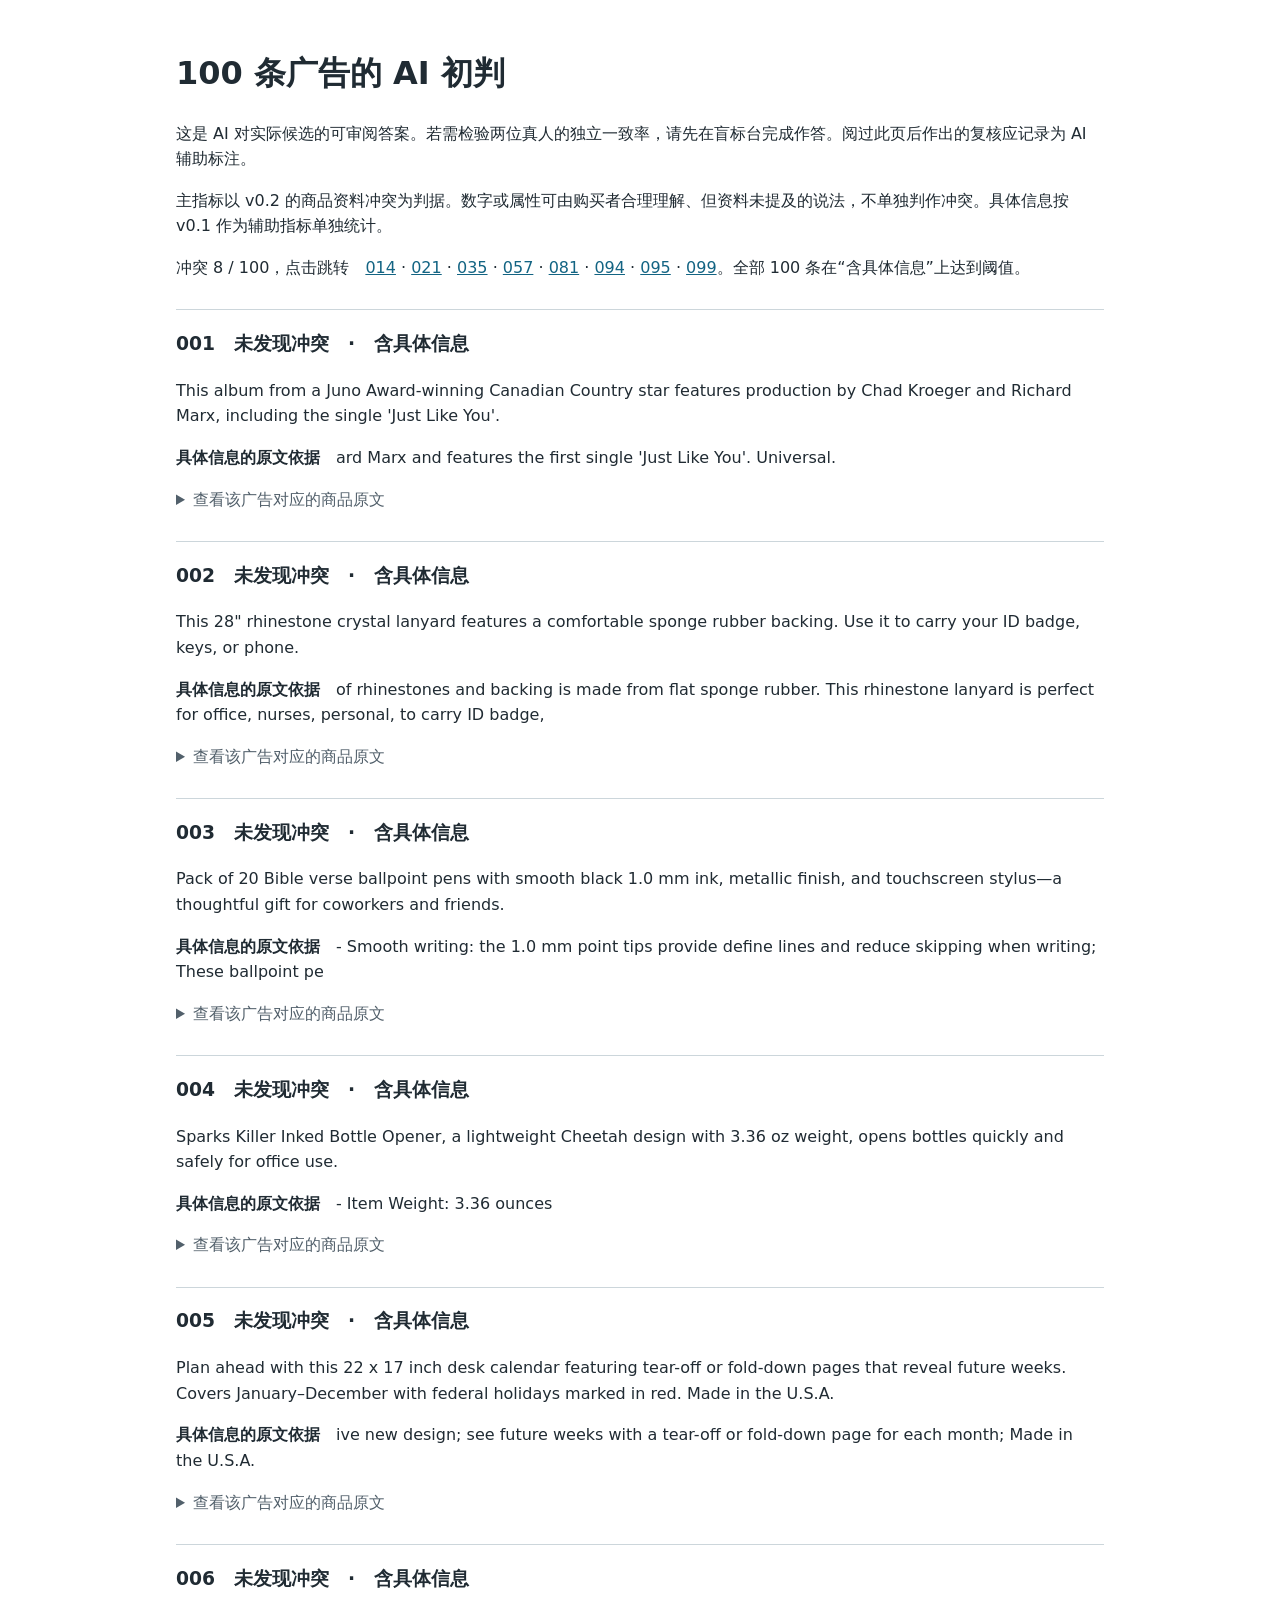
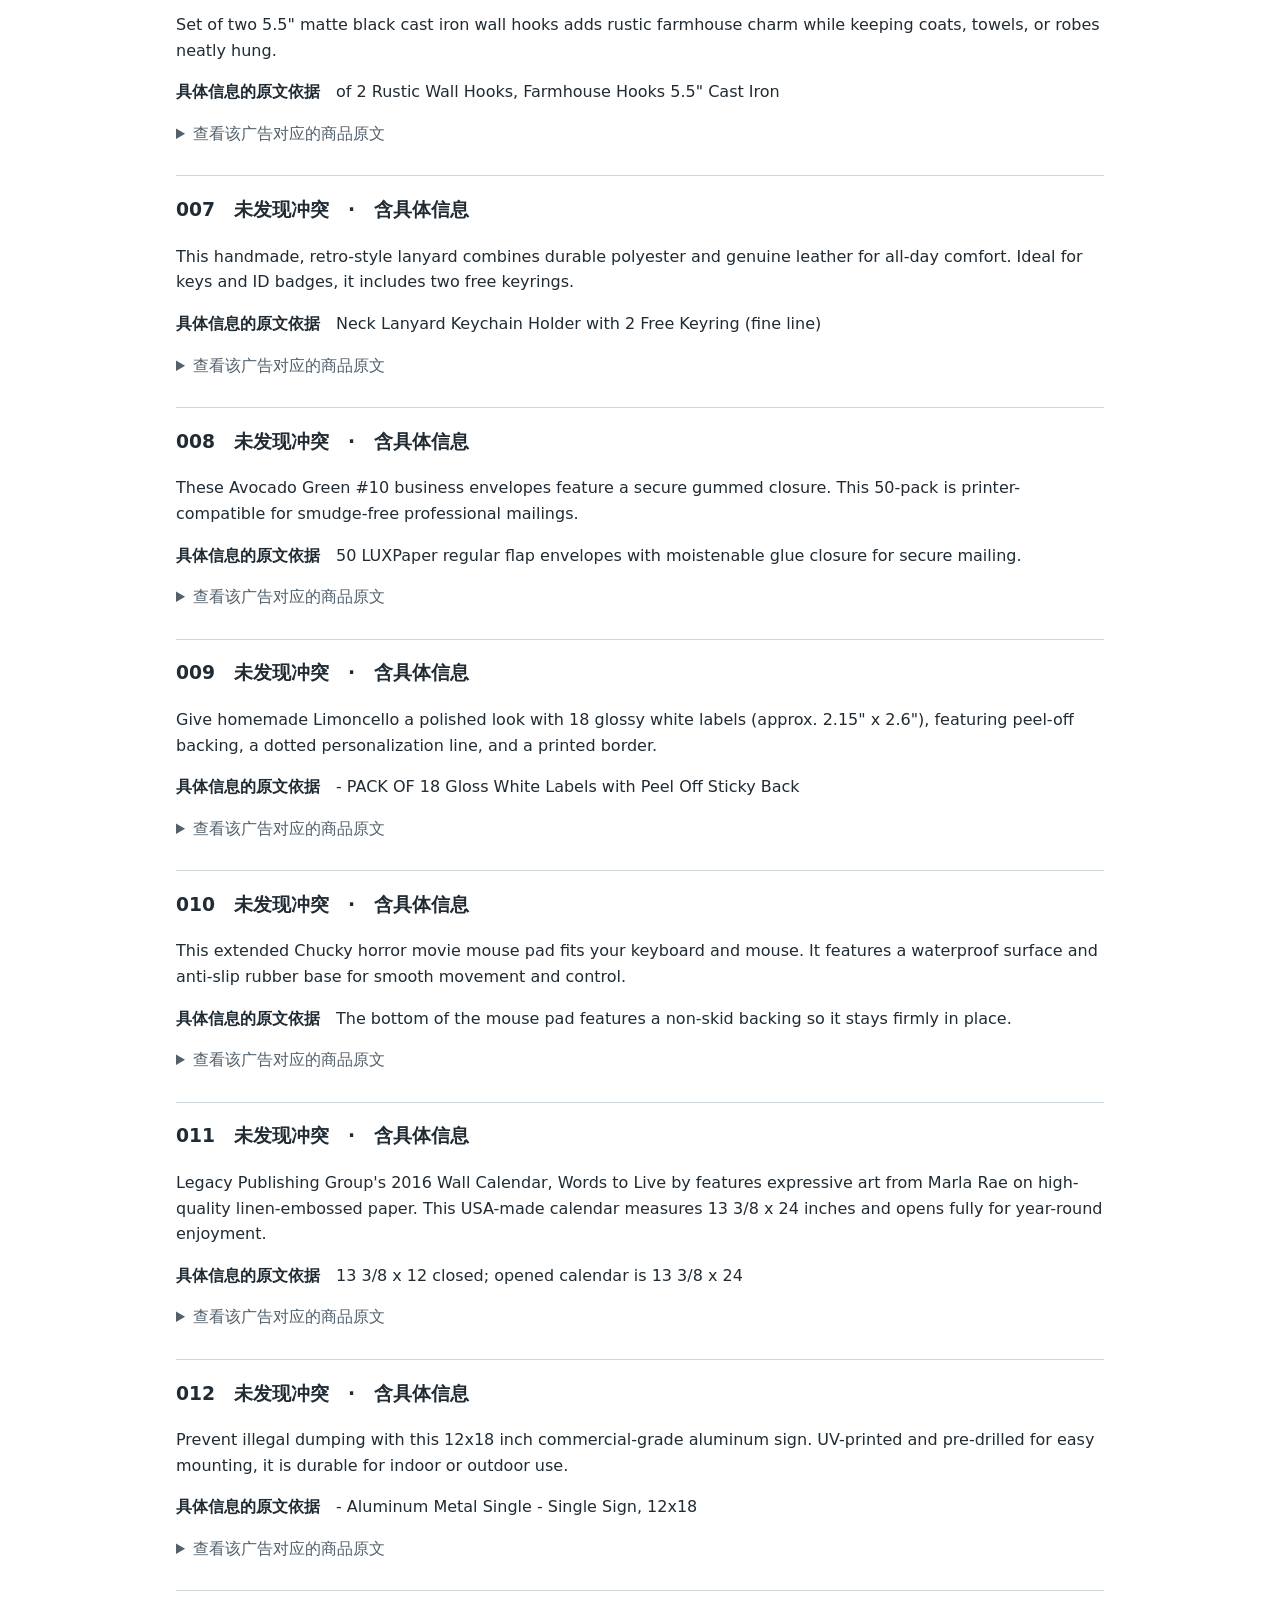
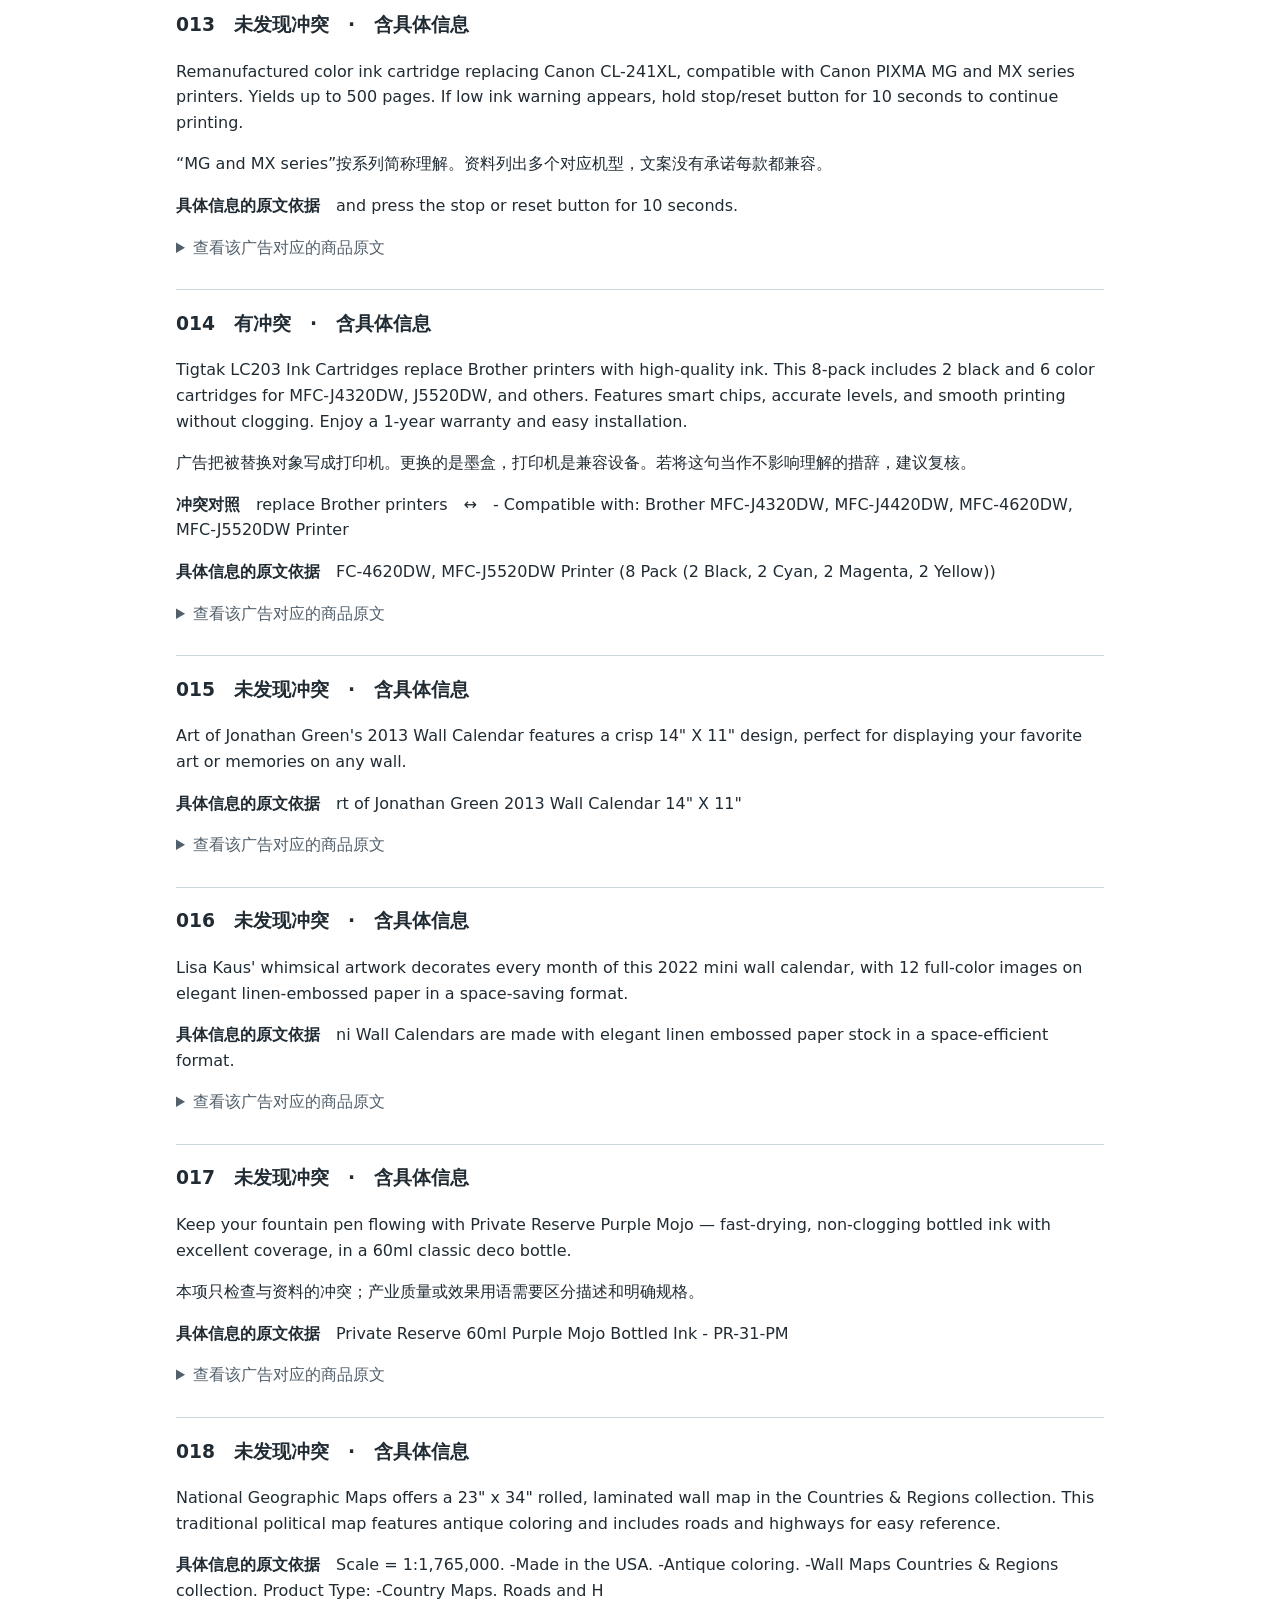
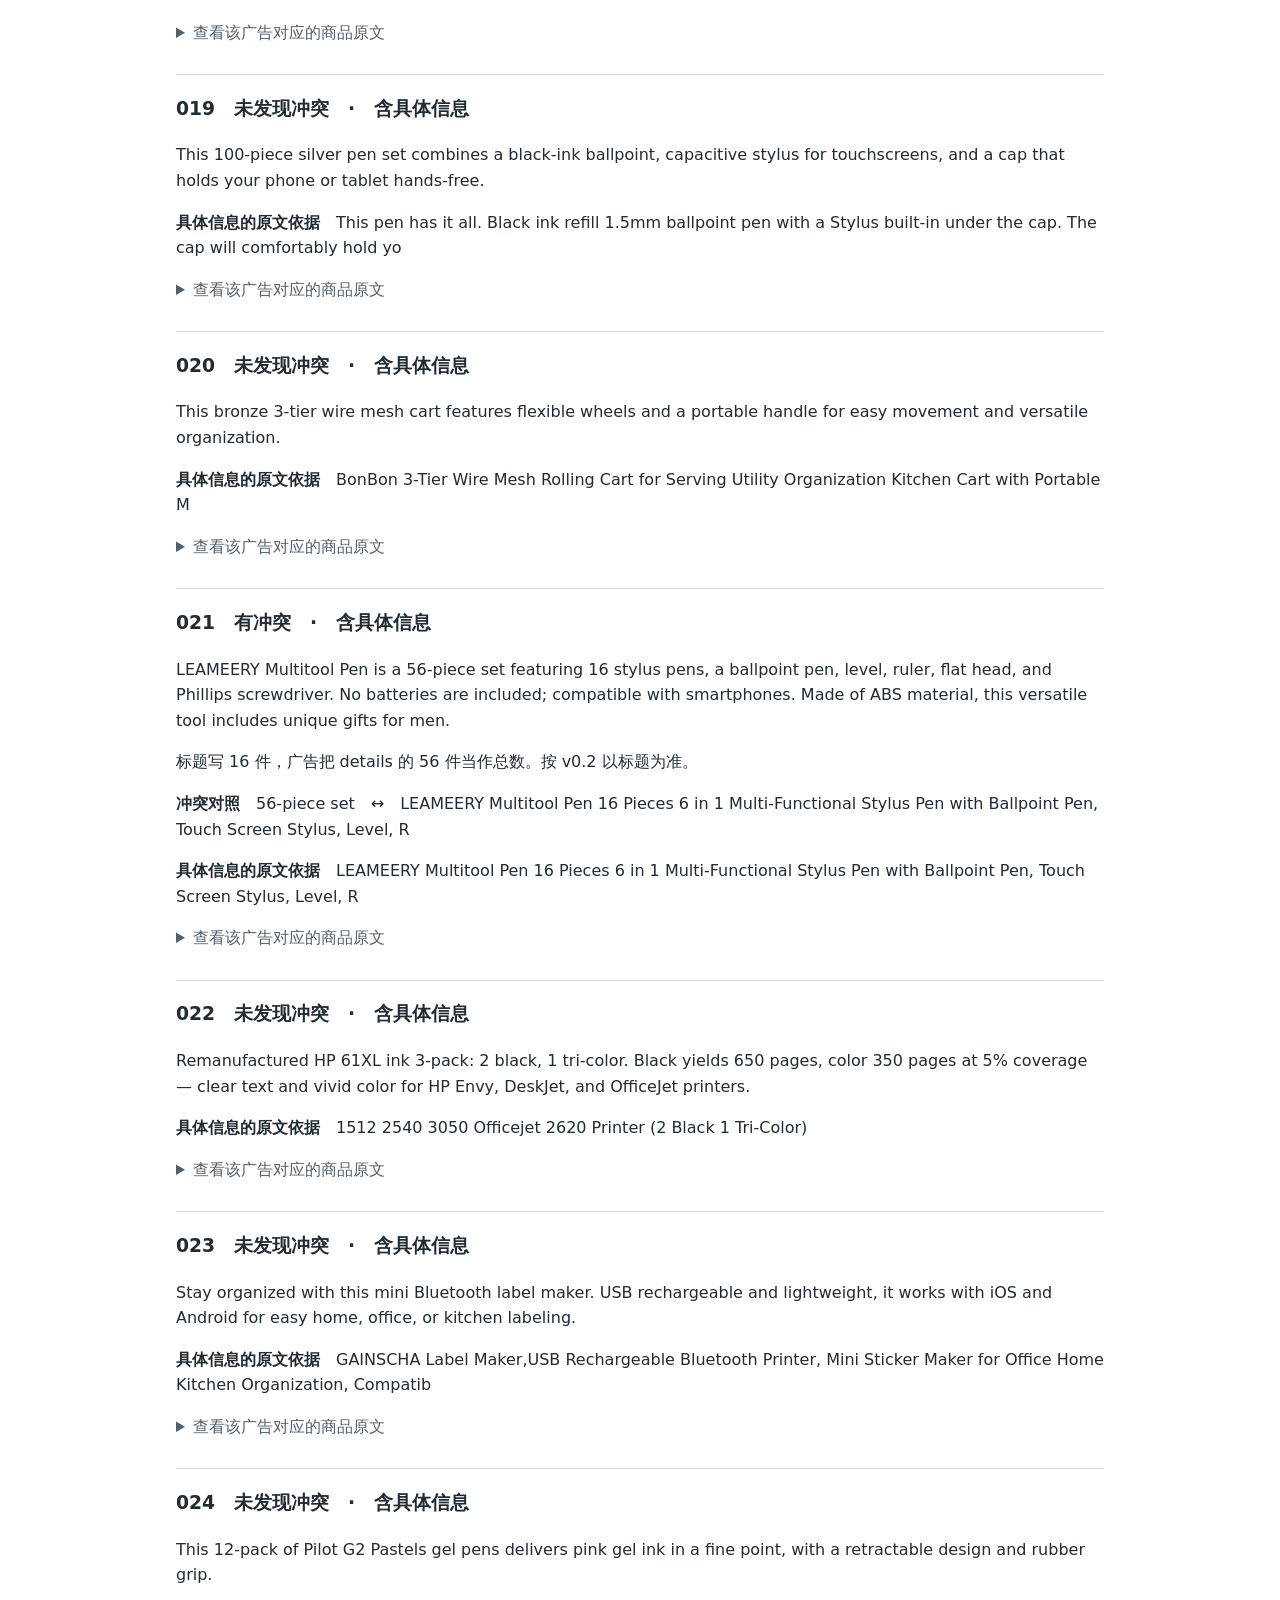
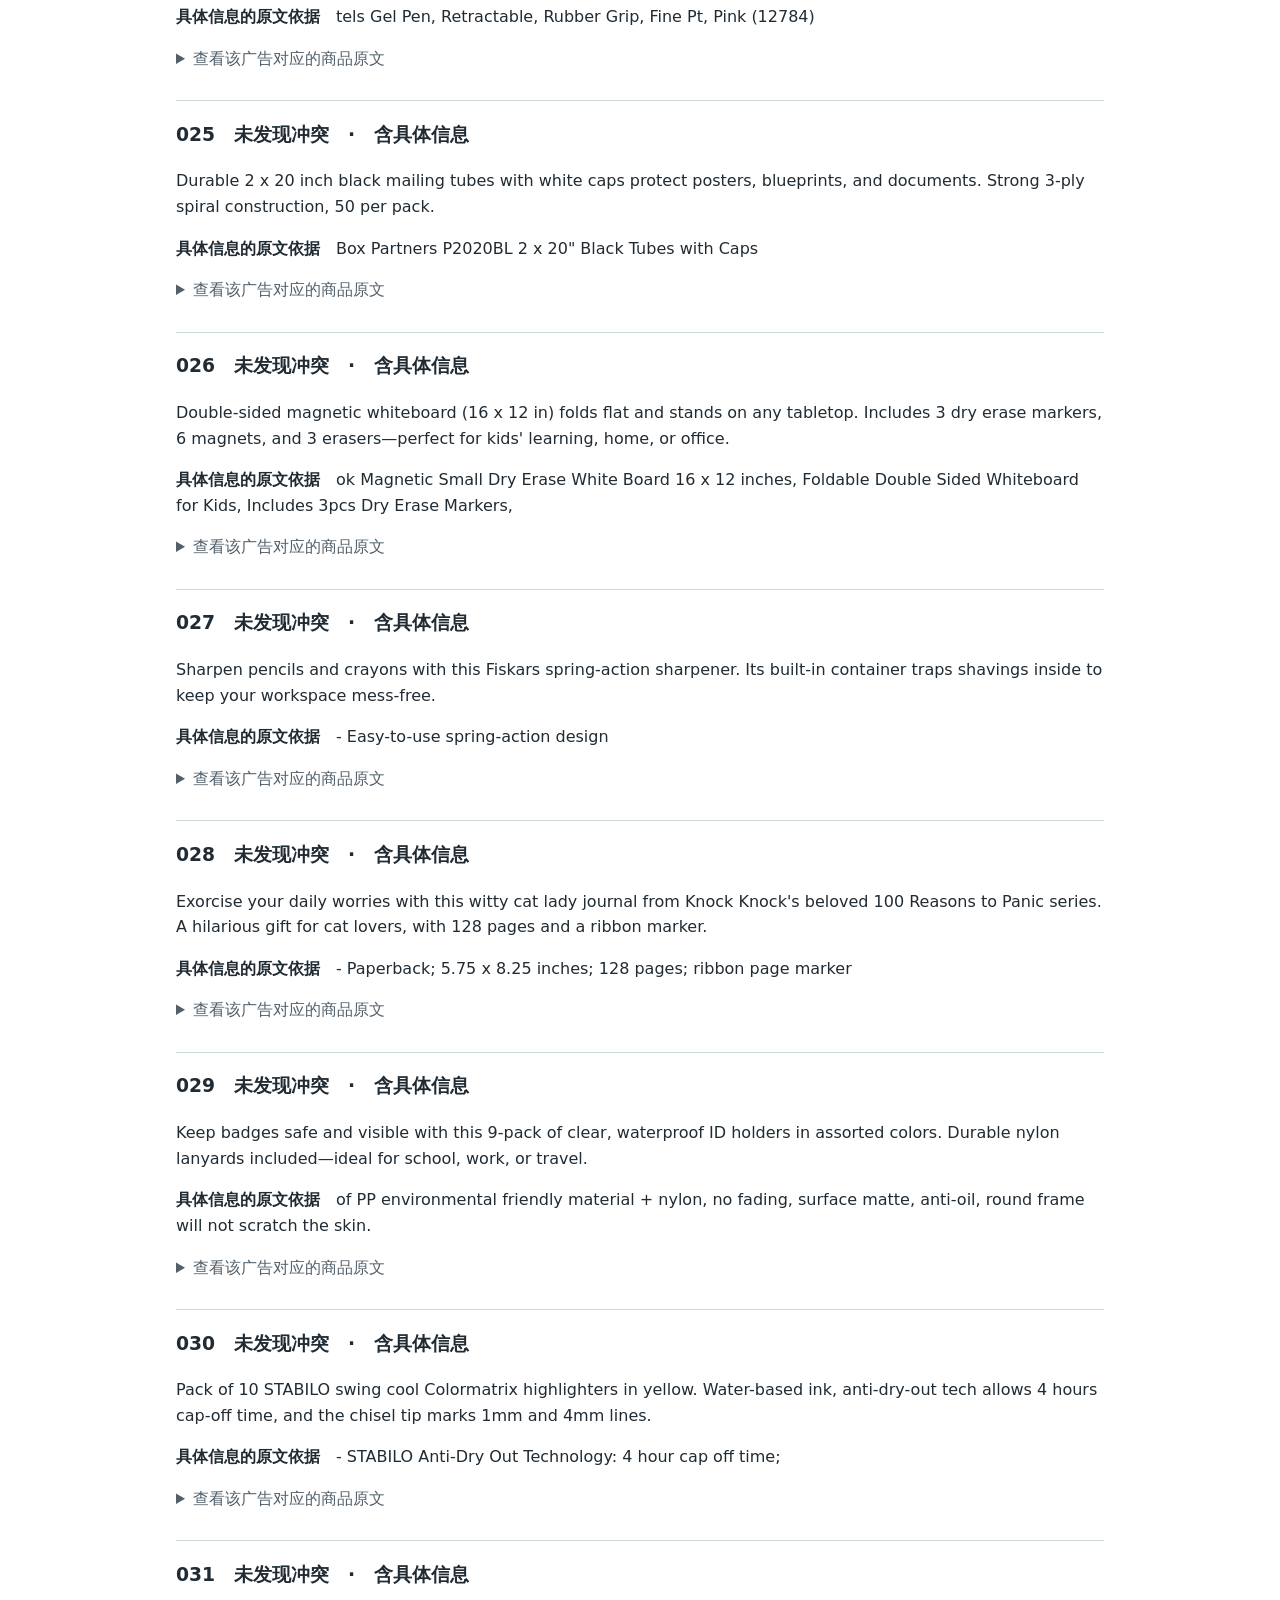
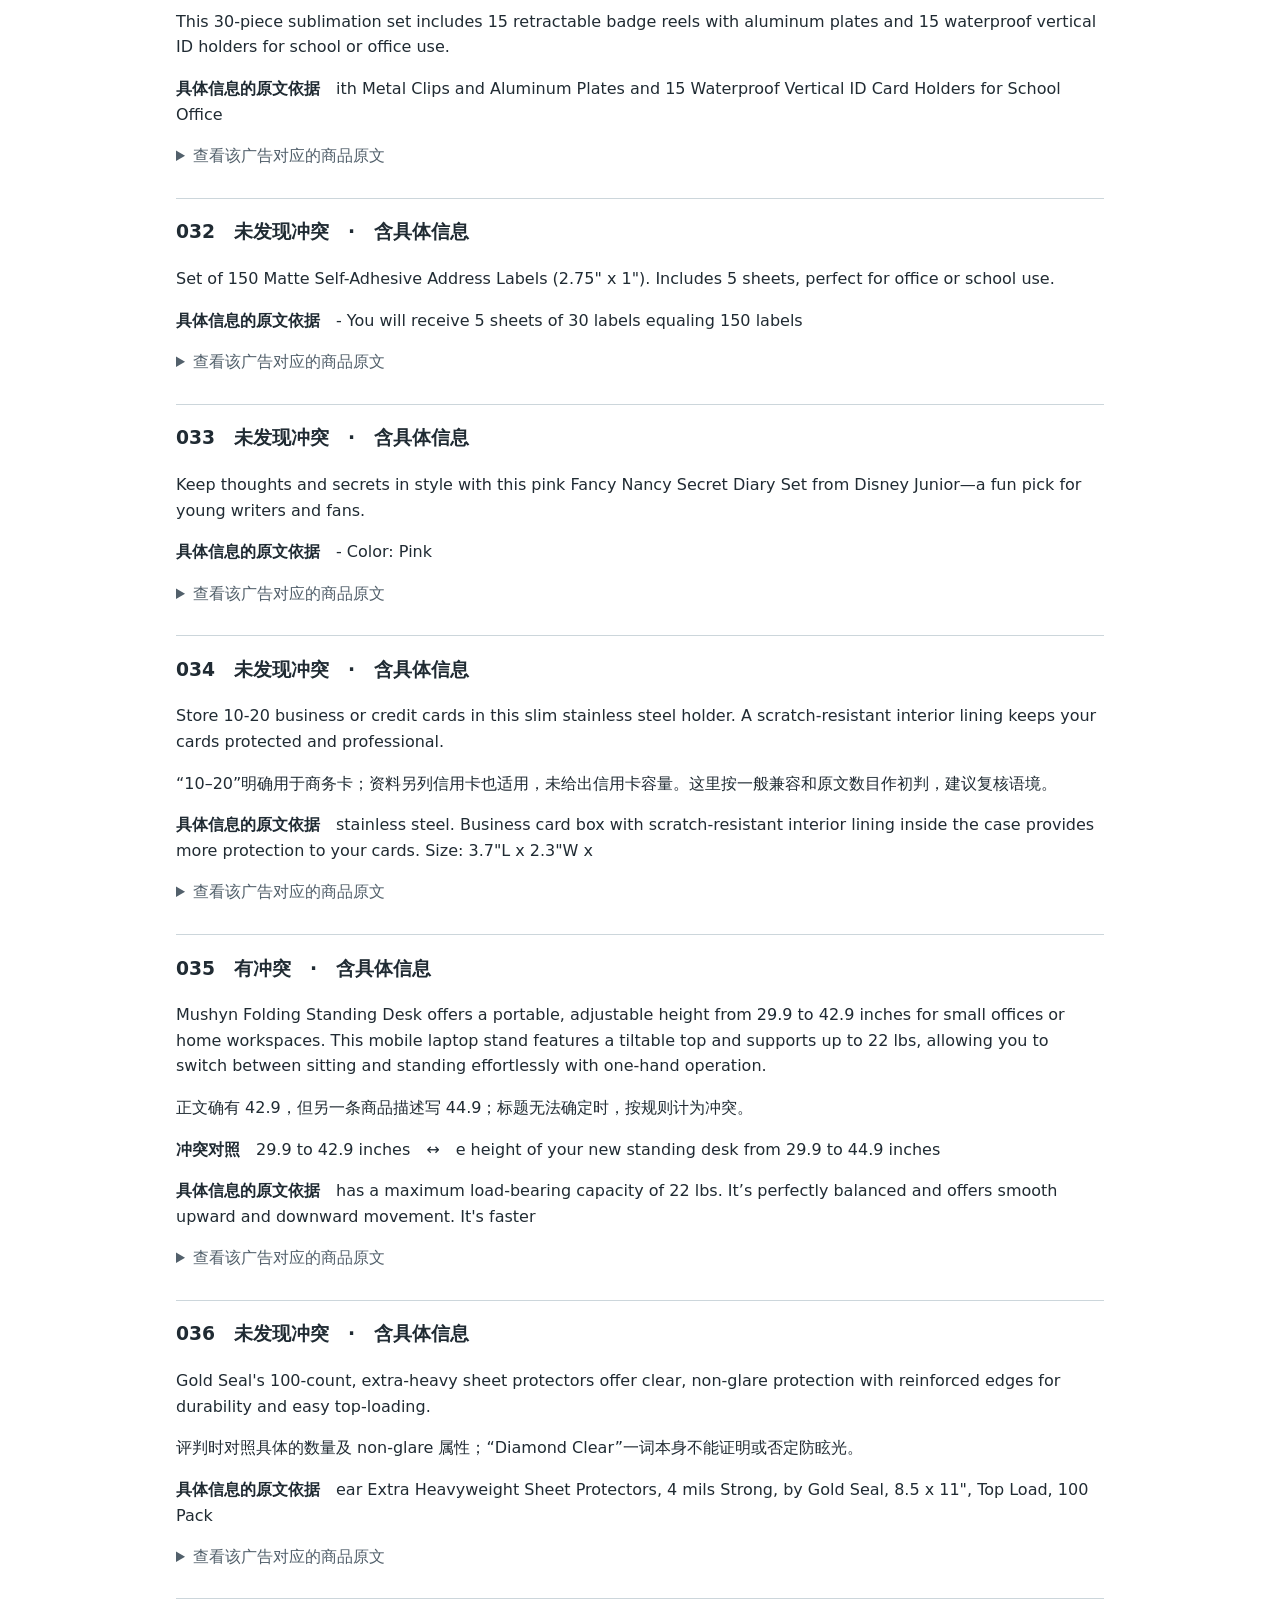
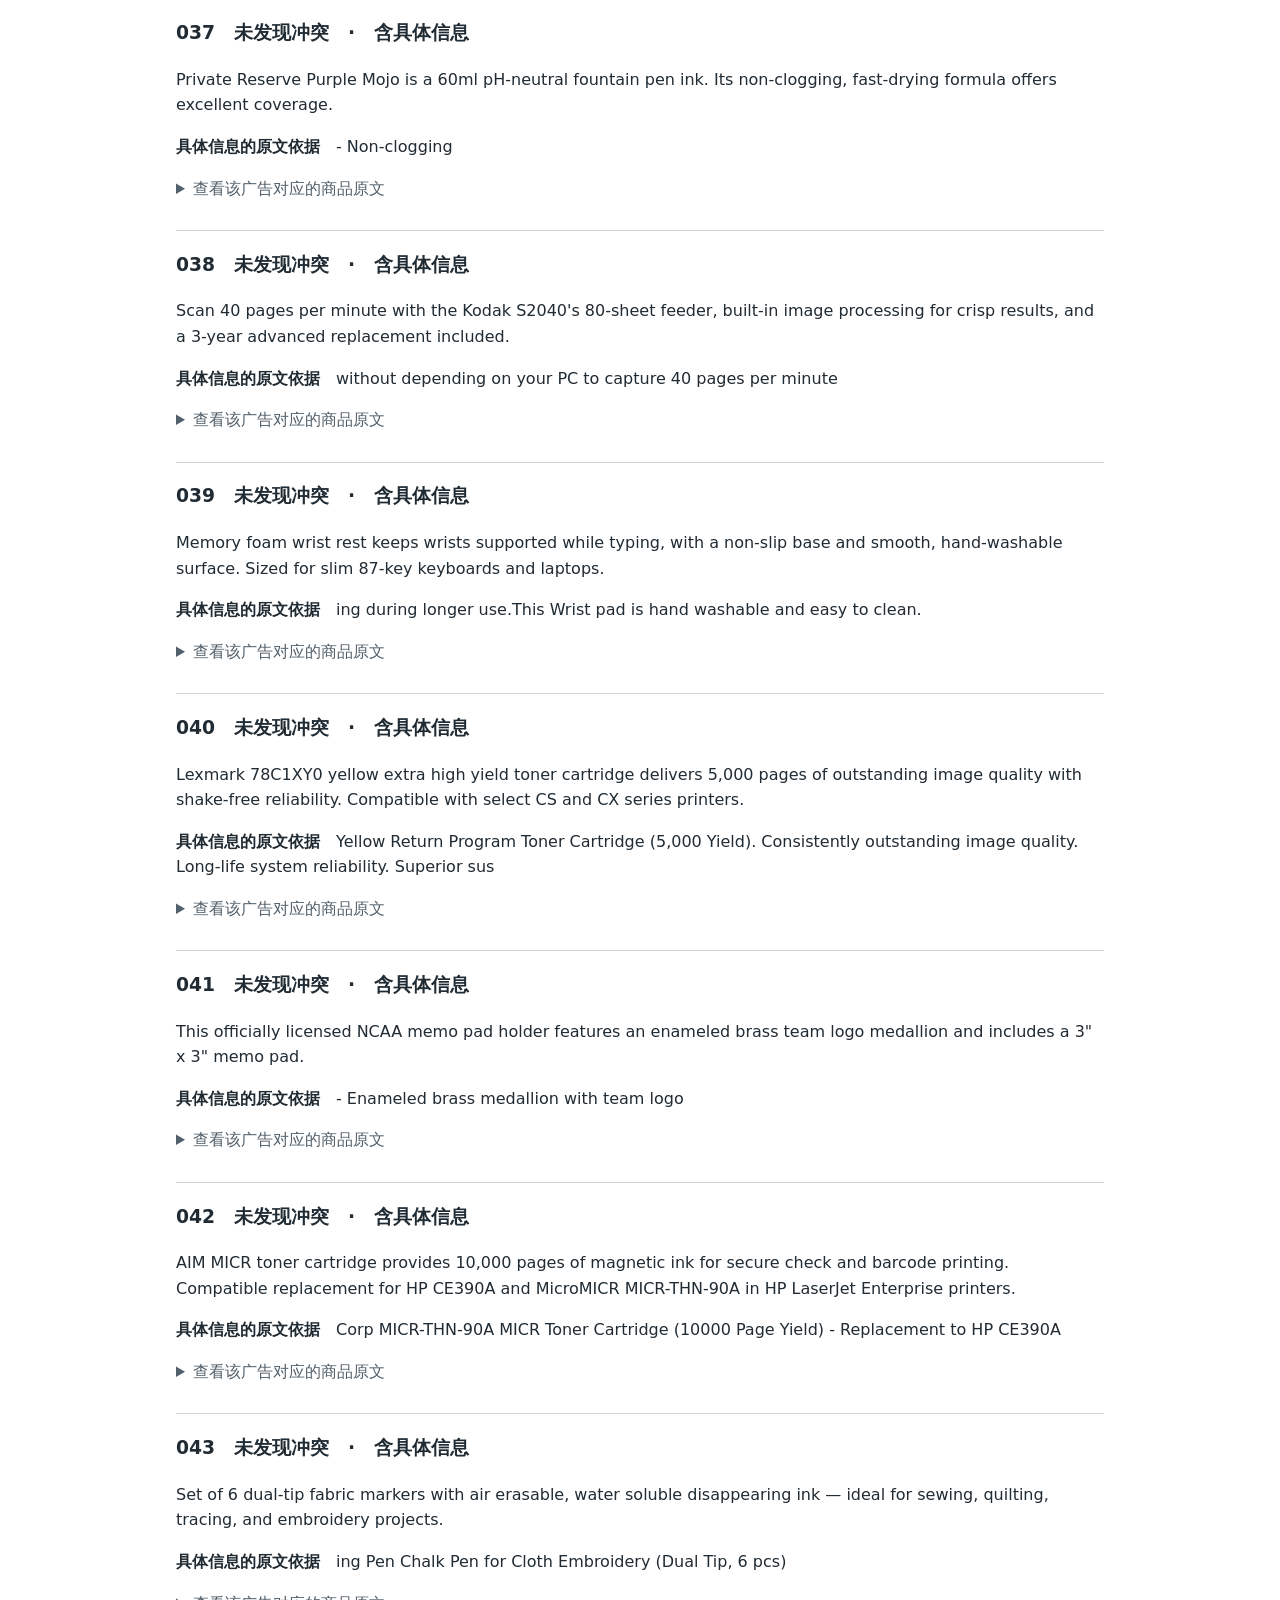
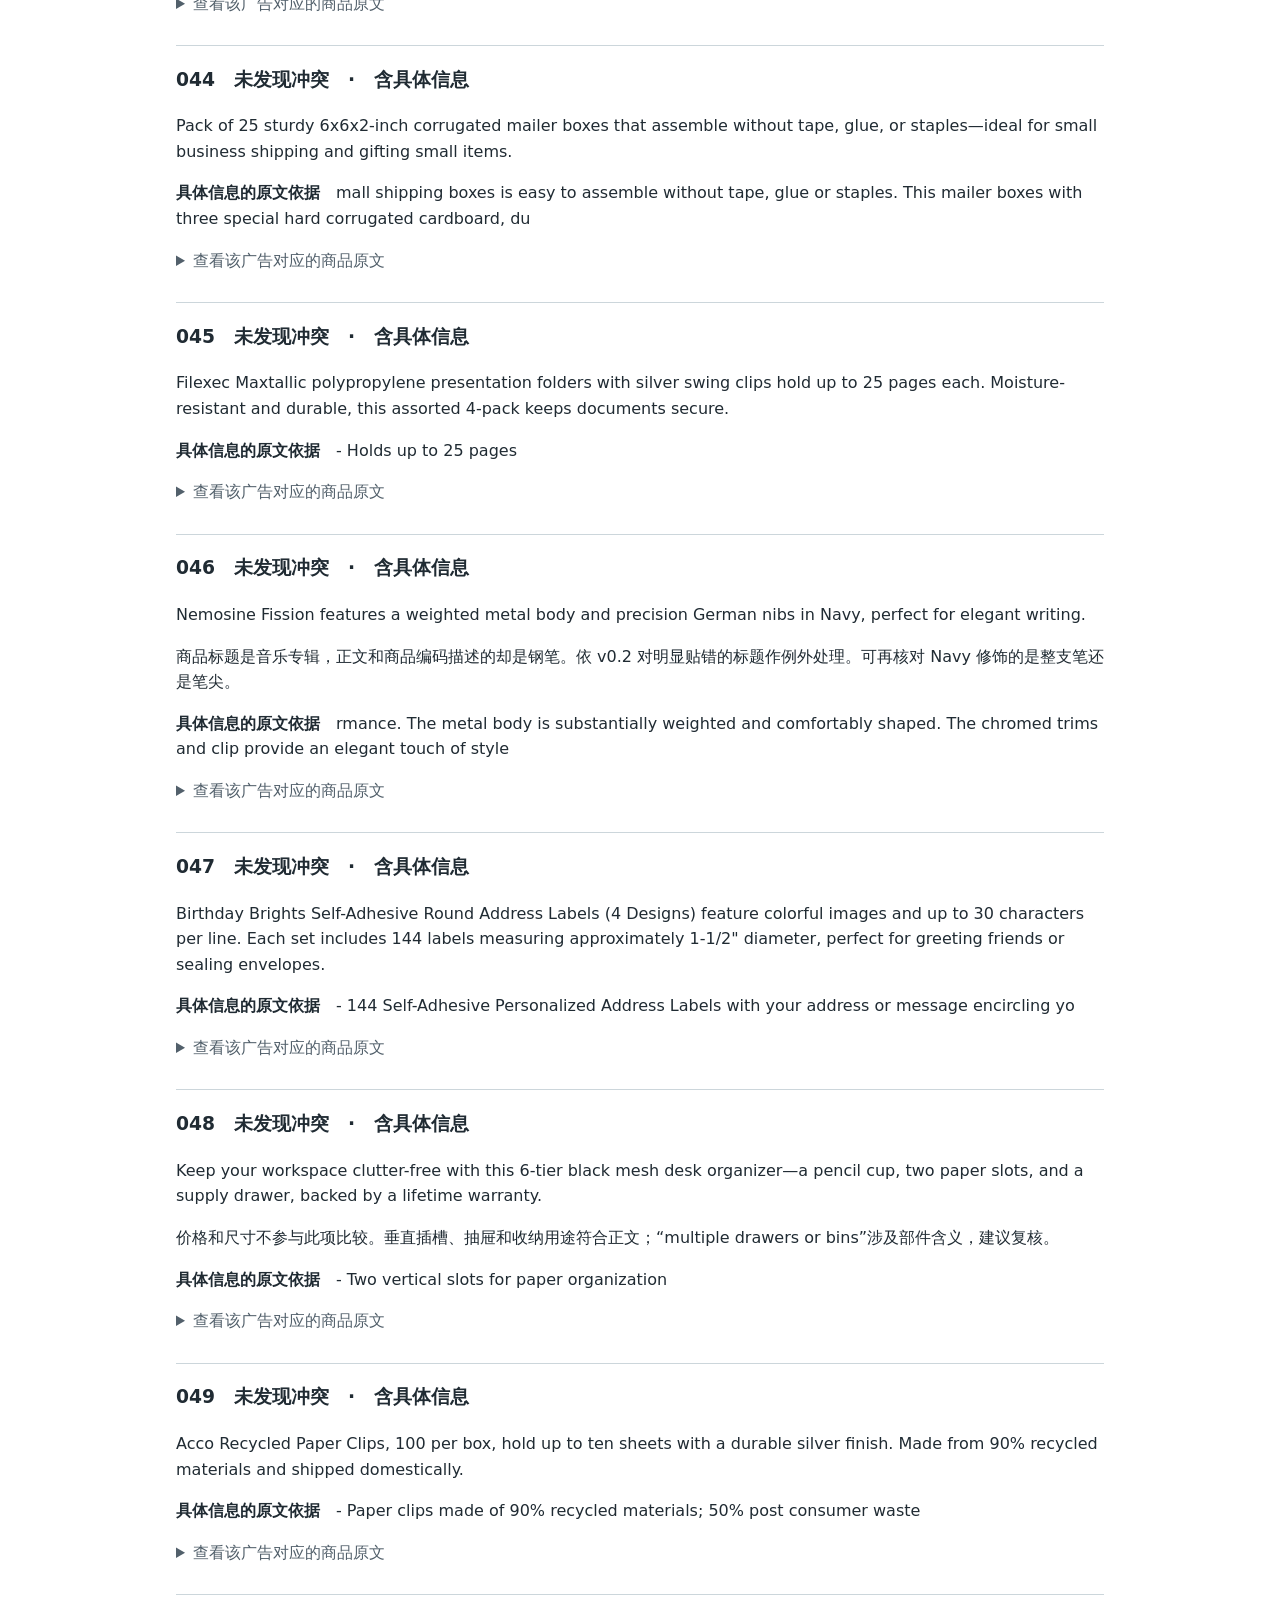
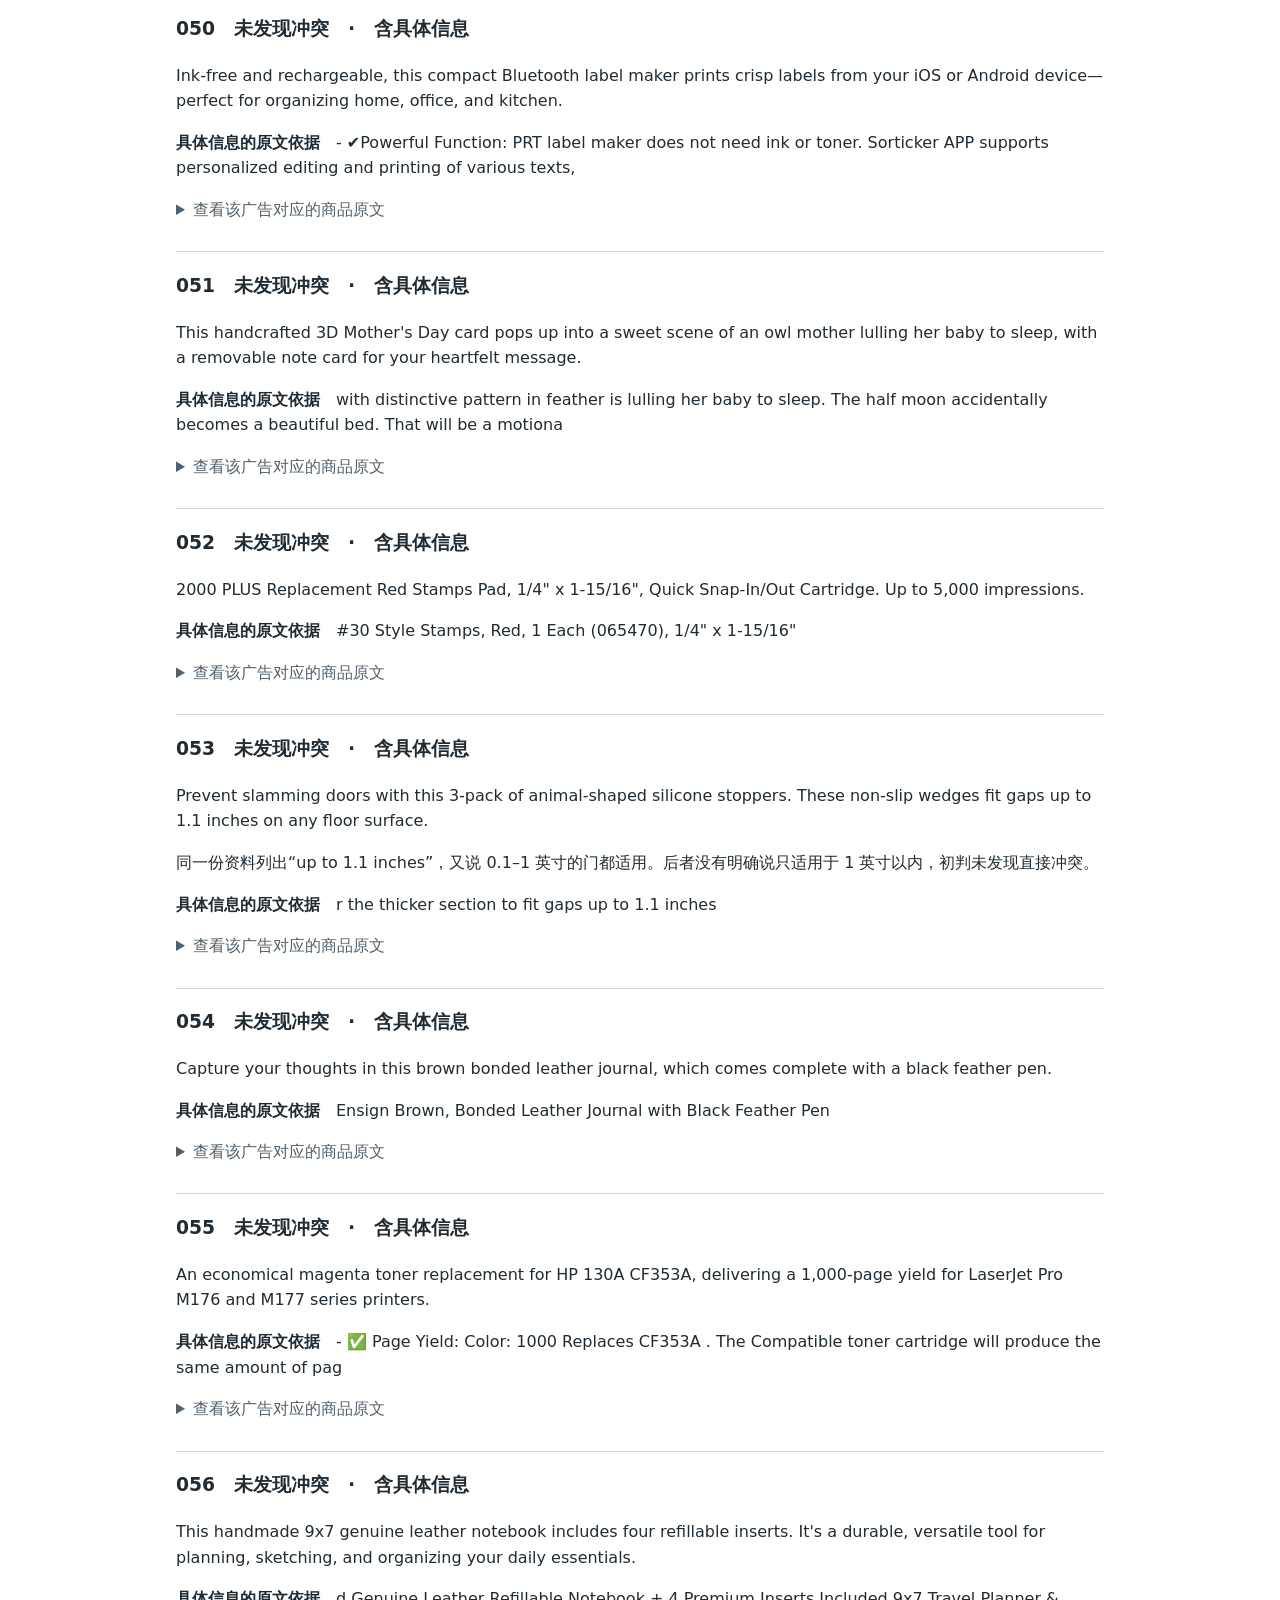
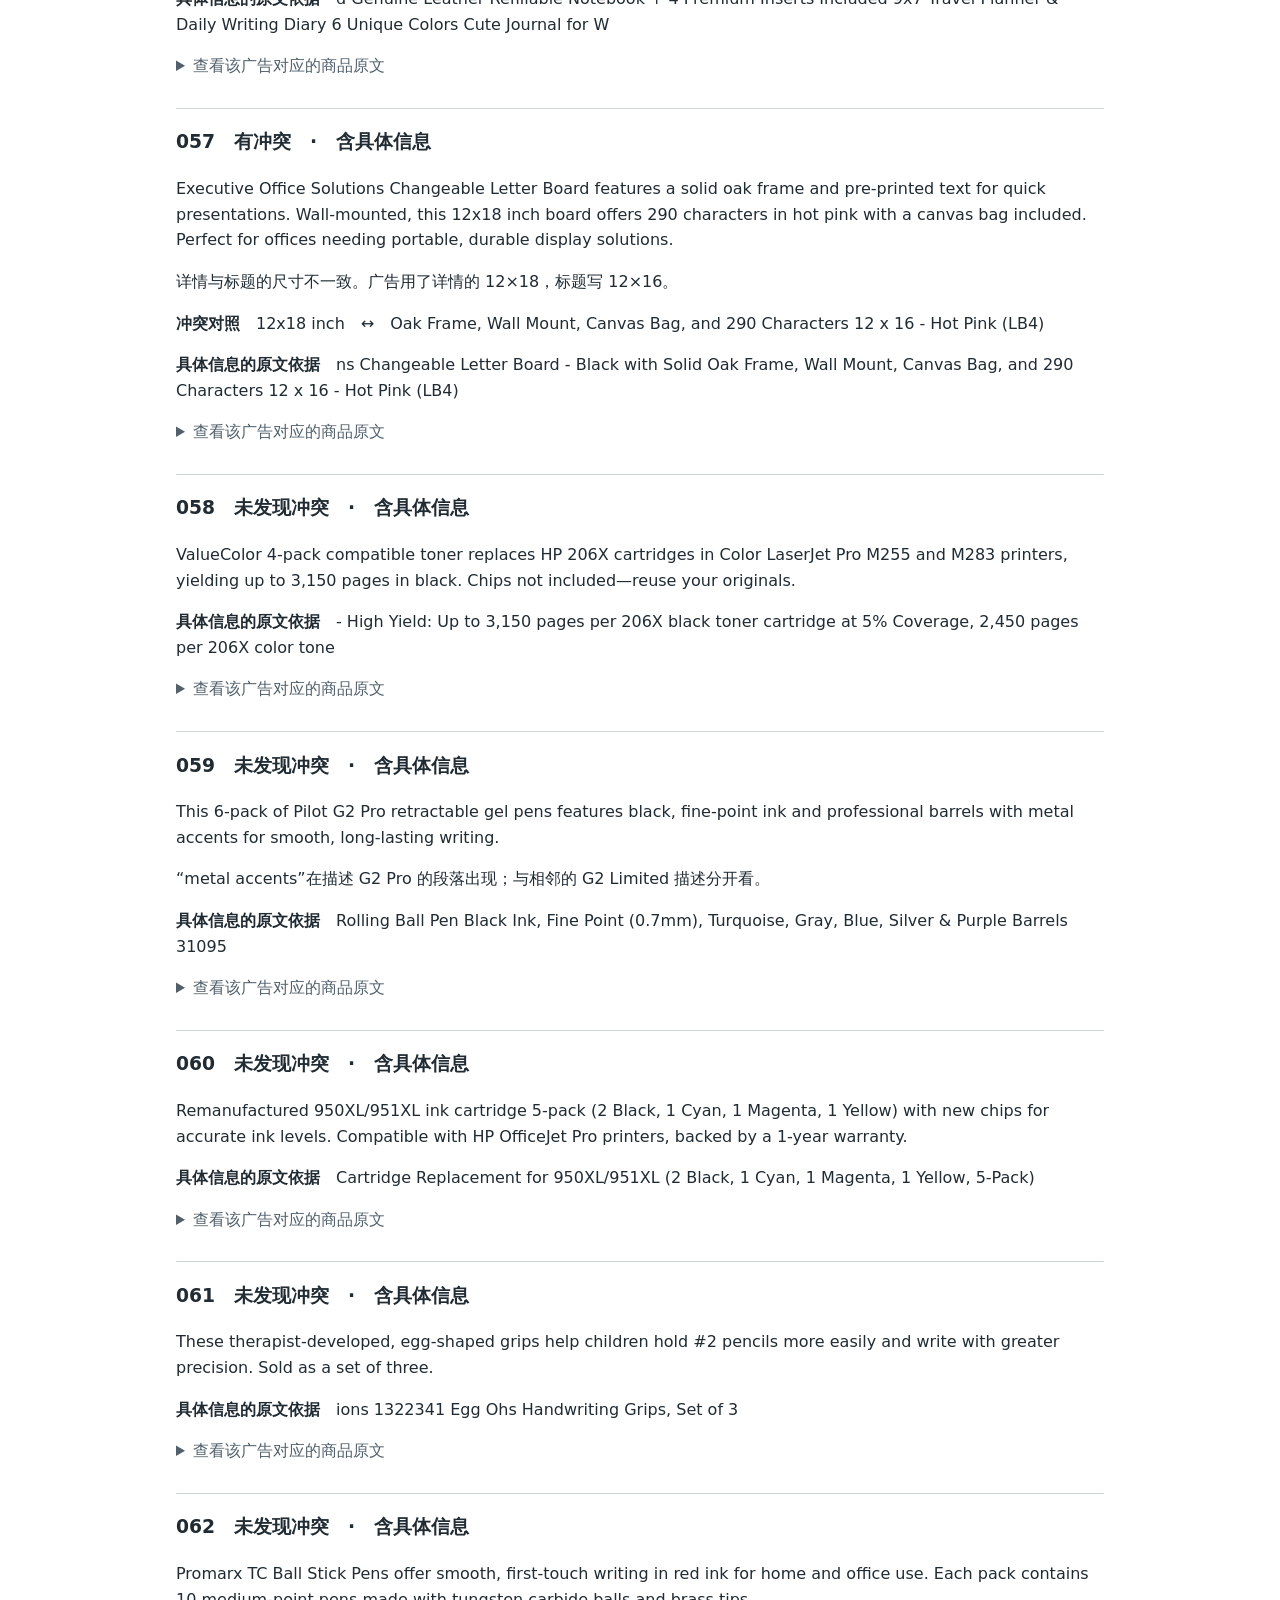
<file: results/nov24/ai_precheck/review.html>
<!doctype html><html lang="zh"><meta charset="utf-8"><meta name="viewport" content="width=device-width,initial-scale=1"><title>100 条广告的 AI 初判</title><style>body{margin:3em auto;max-width:58em;padding:0 1.3em;font:16px/1.6 system-ui;color:#202b33}article{border-top:1px solid #ccd6db;margin-top:1.8em}pre{white-space:pre-wrap;font:inherit}details{color:#52606b}a{color:#136483}</style><h1>100 条广告的 AI 初判</h1><p>这是 AI 对实际候选的可审阅答案。若需检验两位真人的独立一致率，请先在盲标台完成作答。阅过此页后作出的复核应记录为 AI 辅助标注。</p><p>主指标以 v0.2 的商品资料冲突为判据。数字或属性可由购买者合理理解、但资料未提及的说法，不单独判作冲突。具体信息按 v0.1 作为辅助指标单独统计。</p><p>冲突 8 / 100，点击跳转　<a href="#i14">014</a> · <a href="#i21">021</a> · <a href="#i35">035</a> · <a href="#i57">057</a> · <a href="#i81">081</a> · <a href="#i94">094</a> · <a href="#i95">095</a> · <a href="#i99">099</a>。全部 100 条在“含具体信息”上达到阈值。</p><article id="i1"><h3>001　未发现冲突　·　含具体信息</h3><p>This album from a Juno Award-winning Canadian Country star features production by Chad Kroeger and Richard Marx, including the single &#x27;Just Like You&#x27;.</p><p><b>具体信息的原文依据</b>　ard Marx and features the first single &#x27;Just Like You&#x27;. Universal.</p><details><summary>查看该广告对应的商品原文</summary><pre>Product information:

Product name:
What I Do

Categories:
- Office Products
- Office &amp; School Supplies
- Education &amp; Crafts
- Teaching Materials

Description:
2008 album from the Juno Award-winning Canadian Country Music star. What I Do features writing and production credits from Chad Kroeger and Richard Marx and features the first single &#x27;Just Like You&#x27;. Universal.

Product details:
- Label: Universal Import
- Language: English
- Number of discs: 1
- Product Dimensions: 5.44 x 0.19 x 4.99 inches; 1.6 Ounces</pre></details></article><article id="i2"><h3>002　未发现冲突　·　含具体信息</h3><p>This 28&quot; rhinestone crystal lanyard features a comfortable sponge rubber backing. Use it to carry your ID badge, keys, or phone.</p><p><b>具体信息的原文依据</b>　of rhinestones and backing is made from flat sponge rubber. This rhinestone lanyard is perfect for office, nurses, personal, to carry ID badge,</p><details><summary>查看该广告对应的商品原文</summary><pre>Product information:

Product name:
Hot Cherry Red Bling Rhinestone Crystal Lanyard Id Badge Key Card Holder

Categories:
- Office Products
- Office &amp; School Supplies
- Labels, Indexes &amp; Stamps
- Identification Badges &amp; Supplies
- Badge Holders

Features:
- Bling rhinestone crystal lanyard
- 28&quot; made to hand around the neck
- You can hang ID Badge / Key Card / Keychain / Most Cell Phone / Camera / MP3 Player / USB Flash Drive etc

Description:
The bling rhinestone lanyard is decorated with 2 rows of rhinestones and backing is made from flat sponge rubber. This rhinestone lanyard is perfect for office, nurses, personal, to carry ID badge, tags, keys, key cards, or glasses.

Product details:
- Item Weight: 2.08 Ounces</pre></details></article><article id="i3"><h3>003　未发现冲突　·　含具体信息</h3><p>Pack of 20 Bible verse ballpoint pens with smooth black 1.0 mm ink, metallic finish, and touchscreen stylus—a thoughtful gift for coworkers and friends.</p><p><b>具体信息的原文依据</b>　- Smooth writing: the 1.0 mm point tips provide define lines and reduce skipping when writing; These ballpoint pe</p><details><summary>查看该广告对应的商品原文</summary><pre>Product information:

Product name:
20 Pcs Christian Engraved Gift Pens Funny Pen Bible Verse Pen Motivational Scripture Ballpoint Pen Office Quotes Pen Vibrant Inspirational Pen Positive Message Pen for Colleague Coworker, Black Ink

Categories:
- Office Products
- Office &amp; School Supplies
- Writing &amp; Correction Supplies
- Pens &amp; Refills
- Ballpoint Pens

Features:
- Reliable material: these pens are made of sturdy and reliable metallic materials; The personalized pens can write smoothly and comfortably, with a bright and colorful finish giving a modern, classy appearance, providing serviceable functions; The touch stylus are compatible with most modern touchscreen devices
- Package content: you will receive 20 pieces of ballpoint pens for office in black, bible verse printed; The length of each pen is approx. 14.5 cm/ 5.7 inches, which is portable and comfortable to use, can meet your different uses in daily life and working
- Smooth writing: the 1.0 mm point tips provide define lines and reduce skipping when writing; These ballpoint pens write smoothly on many kinds of paper, and the black ink will not penetrate the paper, to bring you a comfortable writing experience
- Exquisite design: these bible verse ballpoint pens are metallic looking with inspirational message printed on the front; These black ink ballpoint pens can also continue to accompany you for years to come because you can easily replace the inner pen refills with other refills
- Ideal gifts: these funny ballpoint pens can be applied to express your care to people around you, suitable for coworkers and friends as gifts for their birthday, festival, graduation, coworkers

Description:
Features:Comfortable experience:These positive ballpoint pens come in handy whether writing journal, writing budget, taking notes during small group or meetings, or jotting down reminders and schedule for the day, giving you a pleasant using experience. Suitable gifts:These personalized pens will leave a lasting impression on the recipients, whether it is your family, friends, husband or wife. Beautifully colored appearance makes these funny office pens attractive business or personal gifts for others.Specifications:Material: metal, plasticColor: as pictures shownSize: 14.5 x 1 cm/ 5.7 x 0.4 inchesPackage includes:20 x Bible verse pensNotes:Manual measurement, please allow slight errors in size.The color may exist slight difference due to different screen display.Pointed parts are included. Please keep them away from children.

Product details:
- Age Range (Description): Adult
- Brand: Teling
- Closure: Snap
- Color: Black
- Ink Color: Black
- Item Weight: 13.9 ounces
- Material: Plastic, Metal
- Material Type: Plastic, Metal
- Number of Items: 1
- Package Dimensions: 9.92 x 5.94 x 0.67 inches
- Point Type: Medium
- Size: 20 Count (Pack of 1)</pre></details></article><article id="i4"><h3>004　未发现冲突　·　含具体信息</h3><p>Sparks Killer Inked Bottle Opener, a lightweight Cheetah design with 3.36 oz weight, opens bottles quickly and safely for office use.</p><p><b>具体信息的原文依据</b>　- Item Weight: 3.36 ounces</p><details><summary>查看该广告对应的商品原文</summary><pre>Product information:

Product name:
Killer Inked Bottle Opener: Cheetah - Sparks

Categories:
- Office Products
- Office &amp; School Supplies
- Cutting &amp; Measuring Devices
- Letter Openers

Product details:
- Item Weight: 3.36 ounces</pre></details></article><article id="i5"><h3>005　未发现冲突　·　含具体信息</h3><p>Plan ahead with this 22 x 17 inch desk calendar featuring tear-off or fold-down pages that reveal future weeks. Covers January–December with federal holidays marked in red. Made in the U.S.A.</p><p><b>具体信息的原文依据</b>　ive new design; see future weeks with a tear-off or fold-down page for each month; Made in the U.S.A.</p><details><summary>查看该广告对应的商品原文</summary><pre>Product information:

Product name:
AT-A-GLANCE Look Forward Monthly Desk Calendar, 2015, 22 x 17 Inch Page Size (SKLKFW-32)

Categories:
- Office Products
- Office &amp; School Supplies
- Education &amp; Crafts
- Teaching Materials

Features:
- Planning ahead with your desk pad calendar just got easier with this innovative new design; see future weeks with a tear-off or fold-down page for each month; Made in the U.S.A.
- 12 months of planning power, January–December; 22 x 17 inch page size; 22.75 x 17.12 x .12 inches overall
- Tear off or fold under page to see future weeks perforated after second week of the month; black paper headband at bottom with two clear poly corners at top; Federal holidays in red
- 2.75 x 2.5 inch block size; one month per page; full-year calendar reference; unruled daily writing blocks
- Printed on quality paper containing 30% post-consumer waste

Description:
Planning ahead with your desk pad calendar just got easier with this innovative new design; see future weeks with a tear-off or fold-down page for each month; 12 months of planning power, January–December. Tear off or fold under page to see future weeks perforated after second week of the month; black paper headband at bottom with two clear poly corners at top. 2.75 x 2.5 inch block size. One month per page; full-year calendar reference; unruled daily writing blocks. Federal holidays in red. Printed on quality paper containing 30% post-consumer waste. 22 x 17 inch page size, 22.75 x 17.12 x .12 inches overall. Made in the U.S.A.

Product details:
- Brand: AT-A-GLANCE
- Color: Black, Clear, White
- Item Weight: 15.4 ounces
- Number of Items: 1
- Product Dimensions: 21.88 x 0.19 x 17.06 inches</pre></details></article><article id="i6"><h3>006　未发现冲突　·　含具体信息</h3><p>Set of two 5.5&quot; matte black cast iron wall hooks adds rustic farmhouse charm while keeping coats, towels, or robes neatly hung.</p><p><b>具体信息的原文依据</b>　of 2 Rustic Wall Hooks, Farmhouse Hooks 5.5&quot; Cast Iron</p><details><summary>查看该广告对应的商品原文</summary><pre>Product information:

Product name:
Vintage Decorative Hooks for Hanging Coats, Matte Black Bathroom Accessories. Black Towel Hooks, Robe Hook. Set of 2 Rustic Wall Hooks, Farmhouse Hooks 5.5&quot; Cast Iron

Product details:
- Brand: VINTAGE BARN
- Item Weight: 1.08 pounds
- Material Type: Cast Iron
- Package Dimensions: 5.31 x 3.35 x 1.61 inches</pre></details></article><article id="i7"><h3>007　未发现冲突　·　含具体信息</h3><p>This handmade, retro-style lanyard combines durable polyester and genuine leather for all-day comfort. Ideal for keys and ID badges, it includes two free keyrings.</p><p><b>具体信息的原文依据</b>　Neck Lanyard Keychain Holder with 2 Free Keyring (fine line)</p><details><summary>查看该广告对应的商品原文</summary><pre>Product information:

Product name:
Neck Lanyard Keychain Holder with 2 Free Keyring (fine line)

Features:
- 1. Main material:lanyard made of durable polyester high-quality imported first layer of leather and bronze metal.
- 2. Features: Design retro minimalist designmore comfortable.
- 3. The neck lanyard is ¾ inches wide (2 centimeters) and 17.5” inches from the bottom of the leather attachment piece to the top of the lanyard.
- 4. It can be used for holding keys, phones, ID badges, and other accessories.
- 5.Service for You with High-quality Customer-service -- all lanyard are shipped by amazon from USA,fast shipping speed and amazon shopping policy ensure you can enjoy shopping.&quot;

Description:
Using Ultra-Soft polyester fabric, high quality metal clasp and top grain genuine leather. Each Neck Lanyard is 100% handmade, and original design help to decorate your life. Twill weave fabric have a distinctive and attractive appearance, difficult to fade, raveling or tearing, is comfortable even on sensitive skin all day long.

Product details:
- Brand: Gol
- Color: Fine Line
- Fastener Type: Lobster Clasp
- Item Weight: 1.58 ounces
- Material Type: Polyester
- Package Dimensions: 8.25 x 2 x 0.5 inches</pre></details></article><article id="i8"><h3>008　未发现冲突　·　含具体信息</h3><p>These Avocado Green #10 business envelopes feature a secure gummed closure. This 50-pack is printer-compatible for smudge-free professional mailings.</p><p><b>具体信息的原文依据</b>　50 LUXPaper regular flap envelopes with moistenable glue closure for secure mailing.</p><details><summary>查看该广告对应的商品原文</summary><pre>Product information:

Product name:
LUXPaper #10 Commercial Flap Business Envelopes | 4 1/8&quot; x 9 1/2&quot; | Avocado Green | 70lb. Text | 50 Qty

Categories:
- Office Products
- Office &amp; School Supplies
- Envelopes, Mailers &amp; Shipping Supplies
- Envelopes
- Business Envelopes

Features:
- SIZE: #10 Regular Envelopes measure 4 1/8 in x 9 1/2 in (4.125” x 9.5” / 104.775mm x 241.3mm).
- CONVENIENT DESIGN: Pack of 50 LUXPaper regular flap envelopes with moistenable glue closure for secure mailing.
- PREMIUM ENVELOPES: Avocado is a colored envelope for sending checks, invoices, statements, direct mail, corporate mailings, personal letters and more.
- PRINTER COMPATIBLE: Printable with commercial digital printers, off-set printing presses and some home printers. Suitable for bulk or hand addressed mailings, the ink won’t smudge.
- HIGH QUALITY: Made using 70lb. (109gsm/0.152mm thick) paper and Avocado is an attractive green, the color of its namesake fruit! Ideal for professional uses, personal correspondence or as a reply envelope.

Product details:
- Brand: LUXPaper
- Closure: Gummed
- Closure Type: Gummed
- Color: Avocado
- Item Weight: 12.8 ounces
- Material: Paper
- Material Type: Paper
- Number of Items: 50
- Product Dimensions: 4.13 x 9.5 x 0.5 inches
- Shape: Rectangular
- Size: 50 Qty.</pre></details></article><article id="i9"><h3>009　未发现冲突　·　含具体信息</h3><p>Give homemade Limoncello a polished look with 18 glossy white labels (approx. 2.15&quot; x 2.6&quot;), featuring peel-off backing, a dotted personalization line, and a printed border.</p><p><b>具体信息的原文依据</b>　- PACK OF 18 Gloss White Labels with Peel Off Sticky Back</p><details><summary>查看该广告对应的商品原文</summary><pre>Product information:

Product name:
LIMONCELLO (housemade) LABELS - PACK OF 18. Approximately 2.15&quot; x 2.6&quot;

Categories:
- Office Products
- Office &amp; School Supplies
- Labels, Indexes &amp; Stamps
- Labels &amp; Stickers
- All-Purpose Labels

Features:
- PACK OF 18 Gloss White Labels with Peel Off Sticky Back
- SIZE: approximately 2 1/8&quot; wide x 2 5/8&quot; tall
- Dotted Line in middle for you to Personalize
- These Square Corner Labels with a Printed Border have a more Professional Look
- See our many other Labels (including personalized options) in the Nancy Nikko Store

Description:
Beautiful designed Limoncello labels with pressure sensitive backing. Approximately 2.15&quot; x 2.6&quot; size. 18 labels per package. Glossy white labels, best to use ballpoint pen or fine tip permanent marker.</pre></details></article><article id="i10"><h3>010　未发现冲突　·　含具体信息</h3><p>This extended Chucky horror movie mouse pad fits your keyboard and mouse. It features a waterproof surface and anti-slip rubber base for smooth movement and control.</p><p><b>具体信息的原文依据</b>　The bottom of the mouse pad features a non-skid backing so it stays firmly in place.</p><details><summary>查看该广告对应的商品原文</summary><pre>Product information:

Product name:
Chucky Horror Halloween Movie Mouse Pad Large Gaming Mouse Pads Mat Extended Size Mousepad for Computer Desktop PC Laptop Keyboard Pad Desk Pad with Anti-Slip Rubber Mat Base

Categories:
- Office Products
- Office &amp; School Supplies
- Desk Accessories &amp; Workspace Organizers
- Mouse Pads &amp; Wrist Rests
- Mouse Pads

Features:
- Material: Rubber and Polyester cloth. Comfortable, firm, it has a waterproof coating to prevent damage from drinks.
- Extended Dimension: 29.5&quot;x15.8&quot; 3 mm thick, enough to accommodate your mouse and keyboard and help you get a better operating exprience when playing games.
- Smooth Surface: Smooth surface designed for optical mice, ensures fast smooth movement while maintaining speed and control during gaming,it improves tracking mouse movements, great for big screens.
- Anti-slip Rubber Base: The bottom of the mouse pad features a non-skid backing so it stays firmly in place.
- Multi-purpose: Can be used as a desk protector, writing pad and mouse pad. Gives your desk a modern and professional atmosphere when you put it on.

Description:
Made of premium polyester and rubber material with durable construction. The mouse pad protects your desk from scratches, stains, spills, heat and scuffs. Its smooth surface will make you enjoy writing, typing and browsing.

Product details:
- Brand: Honbeanify hum
- Item Dimensions  LxWxH: 29.5 x 15.8 x 0.01 inches
- Item Dimensions LxWxH: 29.5 x 15.8 x 0.01 inches
- Item Weight: 1.1 pounds
- Material: Polyester, Rubber
- Product Dimensions: 29.5 x 15.8 x 0.01 inches
- Special Feature: Waterproof, Non slip
- Theme: Movie</pre></details></article><article id="i11"><h3>011　未发现冲突　·　含具体信息</h3><p>Legacy Publishing Group&#x27;s 2016 Wall Calendar, Words to Live by features expressive art from Marla Rae on high-quality linen-embossed paper. This USA-made calendar measures 13 3/8 x 24 inches and opens fully for year-round enjoyment.</p><p><b>具体信息的原文依据</b>　13 3/8 x 12 closed; opened calendar is 13 3/8 x 24</p><details><summary>查看该广告对应的商品原文</summary><pre>Product information:

Product name:
Legacy Publishing Group 2016 Wall Calendar, Words to Live by (WCA19065)

Categories:
- Office Products
- Office &amp; School Supplies
- Calendars, Planners &amp; Personal Organizers
- Wall Calendars

Features:
- 2016 12-Month Wall Calendar measures 13 3/8 x 12 closed; opened calendar is 13 3/8 x 24
- Made in the USA, printed in exquisite full color on high quality linen-embossed paper; features a grommet-reinforced drilled hole to ensure tear-free hanging
- Words to Live By features the expressive and thoughtful words of artist Marla Rae
- Packaged in a protective sleeve that showcases the cover image on the front and each monthly image on the back
- Legacy invites you to explore their fresh collections of coordinating calendars, to-do-lists, notebooks, address books, recipe boxes and more

Description:
Legacy&#x27;s collection of 2016 Wall Calendars truly has something for everyone! Each 12-month calendar features the inspired artwork of one of America&#x27;s most beloved artists and is designed with a theme so that you can collect them from year to year. Legacy calendars are printed in the USA on high quality linen-embossed paper and are packaged in a protective sleeve showcasing the cover image with all twelve months pictured on the back. The calendars open to a splendid 13 3/8 x 24 inches, making it a pleasure to enjoy beautiful artwork year-round. Legacy, with a full line of coasters, calendars, boxed note cards, journals, boxed Christmas cards and other stationery-based gift items, is more than its products. First and foremost, the company is shaped by the beliefs and passions, the energy and enthusiasm of the people behind it. Legacy is made up in part, but not exclusively, of family, where the tradition of innovation and ingenuity began. Treating customers like partners and family members is truly a legacy worth celebrating!

Product details:
- Brand: Legacy Publishing Group
- Format: Wall Calendar
- Item Weight: 11.2 ounces
- Material: brass
- Material Type: brass
- Number of Items: 1
- Product Dimensions: 13.4 x 0.13 x 12 inches
- Year: 2016</pre></details></article><article id="i12"><h3>012　未发现冲突　·　含具体信息</h3><p>Prevent illegal dumping with this 12x18 inch commercial-grade aluminum sign. UV-printed and pre-drilled for easy mounting, it is durable for indoor or outdoor use.</p><p><b>具体信息的原文依据</b>　- Aluminum Metal Single - Single Sign, 12x18</p><details><summary>查看该广告对应的商品原文</summary><pre>Product information:

Product name:
Notice No Dumping Sign - Large Garbage Warning Signs - Aluminum Metal Single - Single Sign, 12x18

Categories:
- Office Products
- Office &amp; School Supplies
- Store Signs &amp; Displays
- Store Signs

Features:
- Each Sign Made In the USA
- Commercial Aluminum Grade Signs With Pre Drilled Holes
- Printed With UV Ink
- Perfect Signs for Outdoor or Indoor Use
- 12 x 18 Inches

Description:
Don&#x27;t let trash or unwanted anything get dumped on your property. Post up this Notice No Dumping sign to let people know that will not be tolerated. Printed on high quality Metal material and is perfect for the outdoors. Large 12 x 18 inch no garbage or dumping warnings signs that come in a single pack. The signs are made from Aluminum (Metal) and include predrilled holes. This product measures 12x18 Inches and is printed on commercial grade aluminum metal.

Product details:
- Brand: iCandy Combat
- Color: Multi-colored
- Item Weight: 13 Ounces
- Material: Aluminum
- Material Type: Aluminum
- Mounting Type: Wall Mount
- Pre-printed: warning
- Product Dimensions: 18&quot;L x 12&quot;W
- Size: Single Sign</pre></details></article><article id="i13"><h3>013　未发现冲突　·　含具体信息</h3><p>Remanufactured color ink cartridge replacing Canon CL-241XL, compatible with Canon PIXMA MG and MX series printers. Yields up to 500 pages. If low ink warning appears, hold stop/reset button for 10 seconds to continue printing.</p><p>“MG and MX series”按系列简称理解。资料列出多个对应机型，文案没有承诺每款都兼容。</p><p><b>具体信息的原文依据</b>　and press the stop or reset button for 10 seconds.</p><details><summary>查看该广告对应的商品原文</summary><pre>Product information:

Product name:
OCProducts Remanufactured Ink Cartridge Replacement for Canon CL-241XL for Canon MG2120 MX532 MG3220 MG3520 MG3620 MX472 Printers (1 Color)

Categories:
- Office Products
- Office Electronics
- Printers &amp; Accessories
- Printer Parts &amp; Accessories
- Printer Ink &amp; Toner
- Inkjet Ink Cartridges

Features:
- PRINTER COMPATIBILITY - For use with Canon MG2120 Canon MG2220 Canon MG3120 Canon MG3122 Canon MG3220 Canon MG3222 Canon MG3520 Canon MG3522 Canon MG3620 Canon MG4120 Canon MG4220 Canon MX372 Canon MX392 Canon MX432 Canon MX439 Canon MX452 Canon MX459 Canon MX472 Canon MX479 Canon MX512 Canon MX522 Canon MX532
- LOW INK WARNING - When installing this cartridge, it may prompt as &quot;Low Ink or Empty&quot;. This is very common with remanufactured ink cartridges as the ink gauge cannot be reset. To resume printing, hold and press the stop or reset button for 10 seconds.
- MODEL NUMBER – These ink cartridges are compatible with all printers that use the following cartridge model numbers, Canon CL-241 Canon CL241 Canon 241 Canon CL-241XL Canon CL241XL Canon 241XL
- THIS IS A REMANUFACTURED PRODUCT - Remanufactured ink cartridges refer to cartridges produced from recycled empty ink cartridges after disassembling, inspecting, cleaning, reassembling, refilling, and quality assurance testing to ensure optimal performance.

Description:
OCProducts Remanufactured Ink Cartridge for Canon 241XL for Canon PIXMA MG2120 Canon PIXMA MG2220 Canon PIXMA MG3120 Canon PIXMA MG3122 Canon PIXMA MG3220 Canon PIXMA MG3222 Canon PIXMA MG3520 Canon PIXMA MG3522 Canon PIXMA MG3620 Canon PIXMA MG4120 Canon PIXMA MG4220 Canon PIXMA MX372 Canon PIXMA MX392 Canon PIXMA MX432 Canon PIXMA MX439 Canon PIXMA MX452 Canon PIXMA MX459 Canon PIXMA MX472 Canon PIXMA MX479 Canon PIXMA MX512 Canon PIXMA MX522 Canon PIXMA MX532 Printers. This product includes one remanufactured color cartridge that replaces cartridges with the model numbers CL-241XL.  All manufacturer brand names and logos are registered trademarks of their respective owners. We reference these Mfg names for compatibility purposes only.

Product details:
- Brand: OCProducts
- Compatibility Options: Remanufactured
- Compatible Devices: Printer
- Item Weight: 1.76 ounces
- Package Dimensions: 4.09 x 3.62 x 1.46 inches
- Page Yield: 500</pre></details></article><article id="i14"><h3>014　有冲突　·　含具体信息</h3><p>Tigtak LC203 Ink Cartridges replace Brother printers with high-quality ink. This 8-pack includes 2 black and 6 color cartridges for MFC-J4320DW, J5520DW, and others. Features smart chips, accurate levels, and smooth printing without clogging. Enjoy a 1-year warranty and easy installation.</p><p>广告把被替换对象写成打印机。更换的是墨盒，打印机是兼容设备。若将这句当作不影响理解的措辞，建议复核。</p><p><b>冲突对照</b>　replace Brother printers　↔　- Compatible with: Brother MFC-J4320DW, MFC-J4420DW, MFC-4620DW, MFC-J5520DW Printer</p><p><b>具体信息的原文依据</b>　FC-4620DW, MFC-J5520DW Printer (8 Pack (2 Black, 2 Cyan, 2 Magenta, 2 Yellow))</p><details><summary>查看该广告对应的商品原文</summary><pre>Product information:

Product name:
TigTak 8 Pack Replacement for Brother LC203 Compitable Ink Cartridge for Brother MFC-J4320DW, MFC-J4420DW, MFC-4620DW, MFC-J5520DW Printer (8 Pack (2 Black, 2 Cyan, 2 Magenta, 2 Yellow))

Categories:
- Office Products
- Office Electronics
- Printers &amp; Accessories
- Printer Parts &amp; Accessories
- Printer Ink &amp; Toner
- Inkjet Ink Cartridges

Features:
- Tigtak Compatible Brother LC203 includes 2 of black, cyan, magenta, yellow ink cartridges.
- Capacity Black:20ML Cyan,Magenta,Yellow: 15ml, 500 Pages per Black and 450 Pages per Colour Ink Cartridge at 5% coverage.
- Compatible with: Brother MFC-J4320DW, MFC-J4420DW, MFC-4620DW, MFC-J5520DW Printer
- Adopts the latest smart and high-quality chip, display the Ink level, printing effect consistent with the original ink cartridge. (NON-OEM)
- The services we provide includes Invoice Request, 1-year limited warranty and 18-24 months product Shelflife guaranteed. (Contact Us: Your Amazon Buyer Account &gt; Click Your Account &gt; Your Orders &gt; Find your order and click Contact Seller)

Description:
Pack Includes:
2 x Compatible Brother LC203 Black 20ML 2 x Compatible Brother LC203 Cyan 15ML 2 x Compatible Brother LC203 Magenta 15ML 2 x Compatible Brother LC203 Yellow 15ML
Compatible with the Following Printers:
✔ Brother MFC-J4320DW MFC-J4420DW MFC-4620DW MFC-J5520DW Printer ✔ Brother MFC-J5620DW MFC-J5720DW MFC-J460DW MFC-J480DW ✔ Brother MFC-J485DW MFC-J680DW MFC-J880DW MFC-J885DW
Tigtak LC203 Ink Cartridges advantages:
Does not clog the print head, 1nm less than Ink particle diameter less than 2nm. Saved more than 50% money- More cheaper but get the printing effect consistent with the original. Convenient to use,Easy to Install. Smooth printing without clogging. Clear printing quality and vivid color. High Stability Compatibility,Adopting the lastest smart chips. Shows accurate ink level. Printer Recognition without problems. Smooth printing, low energy consumption, reduce printing costs. High-quality ink has no odor, protects your health and gives you a good working environment.
Warm Tips:
Please remove the plastic film from the cartridge before installing the cartridges When using Tigtak compatible ink cartridges for the first time, please clean the print head at first. When the printer display an error message such as &quot;Incompatible&quot; or &quot;Empty&quot;. Click &quot;Continue&quot; or &quot;OK&quot; and the printer will continue to work.
After-sales Service (12 Months Money Back Guarantee)☎ :
☛How to contact us: Log in your amazon buyer account &gt; Click Your Account &gt; Your Orders &gt; Find your order and click CONTACT SELLER, then we will give you a response as soon as possible.&quot;

Product details:
- Brand: TIGTAK
- Color: 8 Pack (2 Black, 2 Cyan, 2 Magenta, 2 Yellow)</pre></details></article><article id="i15"><h3>015　未发现冲突　·　含具体信息</h3><p>Art of Jonathan Green&#x27;s 2013 Wall Calendar features a crisp 14&quot; X 11&quot; design, perfect for displaying your favorite art or memories on any wall.</p><p><b>具体信息的原文依据</b>　rt of Jonathan Green 2013 Wall Calendar 14&quot; X 11&quot;</p><details><summary>查看该广告对应的商品原文</summary><pre>Product information:

Product name:
Art of Jonathan Green 2013 Wall Calendar 14&quot; X 11&quot;

Product details:
- Item Weight: 9.1 ounces
- Package Dimensions: 13.5 x 10.6 x 0.2 inches</pre></details></article><article id="i16"><h3>016　未发现冲突　·　含具体信息</h3><p>Lisa Kaus&#x27; whimsical artwork decorates every month of this 2022 mini wall calendar, with 12 full-color images on elegant linen-embossed paper in a space-saving format.</p><p><b>具体信息的原文依据</b>　ni Wall Calendars are made with elegant linen embossed paper stock in a space-efficient format.</p><details><summary>查看该广告对应的商品原文</summary><pre>Product information:

Product name:
Lang Color My World 2022 Mini Wall Calendar (22991079239)

Categories:
- Office Products
- Office &amp; School Supplies
- Calendars, Planners &amp; Personal Organizers
- Wall Calendars

Features:
- 12 full-color images (January - December 2022)
- Elegant linen-embossed paper stock
- Size: 7&quot;w x 14&quot;h (opened)
- Item Package Weight: 0.76 pounds

Description:
The Color My World 2022 Mini Wall Calendar features Lisa Kaus&#x27; whimsical artwork of color and imagination decorating each month of the year. LANG Mini Wall Calendars are made with elegant linen embossed paper stock in a space-efficient format.

Product details:
- Brand: Lang
- Color: Color My World
- Format: Color
- Item Weight: 3.73 ounces
- Material: Paper
- Material Type: Paper
- Product Dimensions: 7 x 7 x 0.2 inches
- Theme: Birds
- Year: 2022</pre></details></article><article id="i17"><h3>017　未发现冲突　·　含具体信息</h3><p>Keep your fountain pen flowing with Private Reserve Purple Mojo — fast-drying, non-clogging bottled ink with excellent coverage, in a 60ml classic deco bottle.</p><p>本项只检查与资料的冲突；产业质量或效果用语需要区分描述和明确规格。</p><p><b>具体信息的原文依据</b>　Private Reserve 60ml Purple Mojo Bottled Ink - PR-31-PM</p><details><summary>查看该广告对应的商品原文</summary><pre>Product information:

Product name:
Private Reserve 60ml Purple Mojo Bottled Ink - PR-31-PM

Features:
- Neutral ph.
- Excellent Coverage
- Non-clogging
- Fast Drying
- Classic Deco Bottle Design

Description:
If you own a fine fountain pen, why not use the ink with the &quot;WOW&quot; factor? Private Reserve fountain pen inks are among the best inks available today! Available in bottles or cartridges, in a wide range of colors.

Product details:
- Brand: Private Reserve
- Ink Color: Purple
- Item Volume: 60 Milliliters
- Item Weight: 7 ounces
- Package Information: Bottle
- Product Dimensions: 0.08 x 0.08 x 0.11 inches</pre></details></article><article id="i18"><h3>018　未发现冲突　·　含具体信息</h3><p>National Geographic Maps offers a 23&quot; x 34&quot; rolled, laminated wall map in the Countries &amp; Regions collection. This traditional political map features antique coloring and includes roads and highways for easy reference.</p><p><b>具体信息的原文依据</b>　Scale = 1:1,765,000. -Made in the USA. -Antique coloring. -Wall Maps Countries &amp; Regions collection. Product Type: -Country Maps. Roads and H</p><details><summary>查看该广告对应的商品原文</summary><pre>Product information:

Product name:
Italy Executive Wall Map Material: Paper

Categories:
- Office Products
- Office &amp; School Supplies
- Education &amp; Crafts
- Geography Materials
- Maps

Description:
RE01020445 Material: Paper Features: -Comes rolled in cardboard tube, laminated maps come in a protective sleeve. -Scale = 1:1,765,000. -Made in the USA. -Antique coloring. -Wall Maps Countries &amp; Regions collection. Product Type: -Country Maps. Roads and Highways: -Yes. Laminated: -Yes. Colors: -Antique. Style: -Traditional/Political. Country of Manufacture: -United States. Dimensions: Overall Height - Top to Bottom: -34&quot;. Overall Width - Side to Side: -23&quot;. Atlas Thickness: -0.25&quot;. Overall Product Weight: -0.5 lbs.

Product details:
- Brand: National Geographic Maps
- Item Weight: 9.37 pounds
- Map Type: Political
- Material Type: paper
- Number of Items: 1
- Product Dimensions: 23&quot;L x 34&quot;W
- Size: 23 Inch</pre></details></article><article id="i19"><h3>019　未发现冲突　·　含具体信息</h3><p>This 100-piece silver pen set combines a black-ink ballpoint, capacitive stylus for touchscreens, and a cap that holds your phone or tablet hands-free.</p><p><b>具体信息的原文依据</b>　This pen has it all. Black ink refill 1.5mm ballpoint pen with a Stylus built-in under the cap. The cap will comfortably hold yo</p><details><summary>查看该广告对应的商品原文</summary><pre>Product information:

Product name:
25/50 /100 pieces Bulk Stylus Ballpoint Pen Phone/Tablet Holder Available in black or silver (100, Silver)

Categories:
- Office Products
- Office &amp; School Supplies
- Writing &amp; Correction Supplies
- Pens &amp; Refills
- Ballpoint Pens

Features:
- 3 in 1 : stylus, phone or ipad holder and ballpoint pen
- Cap can be used as a phone or ipad holder
- Capacitive stylus tip that works with iphone ipad, android and all the other touch screen devices
- 100% Brand new and high quality
- Soft Built-in rubber tip Compatible with smartphones, tablets, and PCs with touch screen

Description:
This pen has it all. Black ink refill 1.5mm ballpoint pen with a Stylus built-in under the cap. The cap will comfortably hold your cell phone or tablet freeing up your hands for other tasks while still easily using your device. (the holder will not work for Outterbox or any other very thick cases). Works great with iPhone, Galaxy, iPad, iPad mini and most other smart phone and tablets.

Product details:
- Batteries Required?: No
- Brand: Ae Sale
- Color: Silver
- Compatible Devices: Smartphones
- Item Dimensions LxWxH: 6 x 6 x 6 inches
- Item Weight: 1.85 pounds
- Material: Rubber
- Material Type: Rubber
- Product Dimensions: 6 x 6 x 6 inches
- Size: 100</pre></details></article><article id="i20"><h3>020　未发现冲突　·　含具体信息</h3><p>This bronze 3-tier wire mesh cart features flexible wheels and a portable handle for easy movement and versatile organization.</p><p><b>具体信息的原文依据</b>　BonBon 3-Tier Wire Mesh Rolling Cart for Serving Utility Organization Kitchen Cart with Portable M</p><details><summary>查看该广告对应的商品原文</summary><pre>Product information:

Product name:
BonBon 3-Tier Wire Mesh Rolling Cart for Serving Utility Organization Kitchen Cart with Portable Metal Handle Easy Moving Flexible Wheels - Bronze

Categories:
- Office Products
- Office Furniture &amp; Lighting
- Carts &amp; Stands
- Utility Carts

Product details:
- : Assembly Required Yes
- Brand: BONBON
- Frame Material: Metal
- Item Weight: 6.22 pounds
- Product Care Instructions: Wipe with Dry Cloth
- Product Dimensions: 10 x 17.5 x 25 inches
- Shelf Type: Tiered Shelf
- Style: Modern</pre></details></article><article id="i21"><h3>021　有冲突　·　含具体信息</h3><p>LEAMEERY Multitool Pen is a 56-piece set featuring 16 stylus pens, a ballpoint pen, level, ruler, flat head, and Phillips screwdriver. No batteries are included; compatible with smartphones. Made of ABS material, this versatile tool includes unique gifts for men.</p><p>标题写 16 件，广告把 details 的 56 件当作总数。按 v0.2 以标题为准。</p><p><b>冲突对照</b>　56-piece set　↔　LEAMEERY Multitool Pen 16 Pieces 6 in 1 Multi-Functional Stylus Pen with Ballpoint Pen, Touch Screen Stylus, Level, R</p><p><b>具体信息的原文依据</b>　LEAMEERY Multitool Pen 16 Pieces 6 in 1 Multi-Functional Stylus Pen with Ballpoint Pen, Touch Screen Stylus, Level, R</p><details><summary>查看该广告对应的商品原文</summary><pre>Product information:

Product name:
LEAMEERY Multitool Pen 16 Pieces 6 in 1 Multi-Functional Stylus Pen with Ballpoint Pen, Touch Screen Stylus, Level, Ruler, Flat Head and Phillips Screwdriver, Unique Gift Pen for Men

Categories:
- Office Products
- Office &amp; School Supplies
- Writing &amp; Correction Supplies
- Pens &amp; Refills
- Ballpoint Pens

Product details:
- Are Batteries Included: No
- Batteries Required?: No
- Brand: LEAMEERY
- Closure: Twist
- Compatible Devices: Smartphones
- Ink Color: Blue
- Item Weight: 8.1 ounces
- Material: Abs Material
- Material Type: Abs Material
- Package Dimensions: 6.26 x 6.06 x 1.26 inches
- Size: 56 Piece Set</pre></details></article><article id="i22"><h3>022　未发现冲突　·　含具体信息</h3><p>Remanufactured HP 61XL ink 3-pack: 2 black, 1 tri-color. Black yields 650 pages, color 350 pages at 5% coverage — clear text and vivid color for HP Envy, DeskJet, and OfficeJet printers.</p><p><b>具体信息的原文依据</b>　1512 2540 3050 Officejet 2620 Printer (2 Black 1 Tri-Color)</p><details><summary>查看该广告对应的商品原文</summary><pre>Product information:

Product name:
GREENBOX Remanufactured Ink Cartridge 61 Replacement for HP 61XL 61 XL for Hp Envy 4500 5530 5534 5535 Deskjet 1000 1056 1010 1510 1512 2540 3050 Officejet 2620 Printer (2 Black 1 Tri-Color)

Categories:
- Office Products
- Office Electronics
- Printers &amp; Accessories
- Printer Parts &amp; Accessories
- Printer Ink &amp; Toner
- Inkjet Ink Cartridges

Features:
- Page Yield: 650 Pages Per 61XL Black Cartridge &amp; 350 Pages Per 61XL Color Cartridge At 5% Coverage
- Contents: 3 Pack Remanufactured HP 61XL ink cartridges - 2 Black and 1 Tri-Color
- Compatible Printers: HP Envy 4500 4501 4502 4503 4504 4505 Series, Envy 5530 5531 5532 5534 5535 5539 Series, OfficeJet 2620 2621 4630 4632 4634 4635 Series, DeskJet 1000 1010 1012 1050 1051 1055 Series, DeskJet 1056 1510 1512 2000 2050 2510 Series, DeskJet 2512 2514 2540 2541 2542 2543 Series,DeskJet 3050a 3051a 3054a 3052a 3056a, DeskJet 2546P 2546B 2546R Series， DeskJet 2544 2646 2547 2548 2549 3000 Series, DeskJet 3050 3054 3510 3511 3512 Series
- Please Confirm Your Printer Model Before Placing Order To Ensure Your Printer Uses 61 Ink Cartridges, Not Other Ink Cartridges
- High-Quality Ink Cartridge Can Provide Clear Text And Graphics, Print The Color Effect You Want On The Paper

Product details:
- Brand: GREENBOX
- Color: 2 Black 1 Tri-color
- Compatibility Options: Remanufactured
- Compatible Devices: HP DeskJet 1056 1510 1512 2000 2050 2510 Series, HP OfficeJet 2620 2621 4630 4632 4634 4635 Series, HP DeskJet 1000 1010 1012 1050 1051 1055 Series, HP Envy 4500 4501 4502 4503 4504 4505 Series, HP Envy 5530 5531 5532 5534 5535 5539 SeriesHP DeskJet 1056 1510 1512 2000 2050 2510 Series, HP OfficeJet 2620 2621 4630 4632 4634 4635 Series, HP DeskJet 1000 1010 1012 1050 1051 1055 Series, HP Envy 4500 4501 4502 4503 4504 4505 Series, HP Envy 5530 5531…   See more
- Ink Color: 2 Black 1 Tri-color
- Item Weight: 6.4 ounces
- Model Name: HP 61 61xl ink cartridge
- Package Dimensions: 4.45 x 3.94 x 2.44 inches
- Page Yield: 650
- Special Feature: Tri Color</pre></details></article><article id="i23"><h3>023　未发现冲突　·　含具体信息</h3><p>Stay organized with this mini Bluetooth label maker. USB rechargeable and lightweight, it works with iOS and Android for easy home, office, or kitchen labeling.</p><p><b>具体信息的原文依据</b>　GAINSCHA Label Maker,USB Rechargeable Bluetooth Printer, Mini Sticker Maker for Office Home Kitchen Organization, Compatib</p><details><summary>查看该广告对应的商品原文</summary><pre>Product information:

Product name:
GAINSCHA Label Maker,USB Rechargeable Bluetooth Printer, Mini Sticker Maker for Office Home Kitchen Organization, Compatible with iOS, Android iPhone

Categories:
- Office Products
- Office Electronics
- Printers &amp; Accessories
- Printers
- Label Printers

Features:
- Small and light design, widely used in all environments
- Built-in battery, smart USB charging
- PC and Android TAB editing software
- Simple, convenient and informative tag editing
- Automatic sleep design, can be manually set sleep interval

Product details:
- Batteries: 1 Lithium Ion batteries required. (included)
- Brand: GAINSCHA
- Color: Grey
- Connectivity Technology: Bluetooth
- Country of Origin: China
- Item Weight: 0.007 ounces
- Max Printspeed Monochrome: 127 ppm
- Maximum Print Speed (Color): 20
- Model Name: Mini label Maker
- Printer Output: Monochrome
- Printing Technology: 热
- Recommended Uses For Product: Home
- Special Feature: Portable</pre></details></article><article id="i24"><h3>024　未发现冲突　·　含具体信息</h3><p>This 12-pack of Pilot G2 Pastels gel pens delivers pink gel ink in a fine point, with a retractable design and rubber grip.</p><p><b>具体信息的原文依据</b>　tels Gel Pen, Retractable, Rubber Grip, Fine Pt, Pink (12784)</p><details><summary>查看该广告对应的商品原文</summary><pre>Product information:

Product name:
(12) Pilot G2 Pastels Gel Pen, Retractable, Rubber Grip, Fine Pt, Pink (12784)

Categories:
- Office Products
- Office &amp; School Supplies
- Writing &amp; Correction Supplies
- Pens &amp; Refills
- Rollerball Pens
- Gel Ink Rollerball Pens

Product details:
- Age Range (Description): Adult
- Brand: PILOT
- Closure: Retractable
- Color: Pink
- Ink Color: Pink
- Item Weight: 5 ounces
- Material: Rubber
- Material Type: Rubber
- Number of Items: 12
- Package Dimensions: 5.75 x 3.07 x 1.1 inches
- Point Type: Fine</pre></details></article><article id="i25"><h3>025　未发现冲突　·　含具体信息</h3><p>Durable 2 x 20 inch black mailing tubes with white caps protect posters, blueprints, and documents. Strong 3-ply spiral construction, 50 per pack.</p><p><b>具体信息的原文依据</b>　Box Partners P2020BL 2 x 20&quot; Black Tubes with Caps</p><details><summary>查看该广告对应的商品原文</summary><pre>Product information:

Product name:
Aviditi Black Mailing Tubes with Caps, 2 Inch x 20 Inch, Pack of 50, for Shipping, Storing, Mailing, and Protecting Documents, Blueprints and Posters

Categories:
- Office Products
- Office &amp; School Supplies
- Envelopes, Mailers &amp; Shipping Supplies
- Mailers
- Tube Mailers

Features:
- Mailings are sure to attract attention with these bright colored tubes
- Tubes have a glossy finish
- Use to identify or categorize different types of documents or mailings
- Strong 3-ply spiral wound construction
- Tubes seal with white plastic end caps

Description:
Box Partners P2020BL 2 x 20&quot; Black Tubes with Caps

Product details:
- Department: Unisex-Adult
- Product Dimensions: 1 x 1 x 1 inches; 1 Pounds</pre></details></article><article id="i26"><h3>026　未发现冲突　·　含具体信息</h3><p>Double-sided magnetic whiteboard (16 x 12 in) folds flat and stands on any tabletop. Includes 3 dry erase markers, 6 magnets, and 3 erasers—perfect for kids&#x27; learning, home, or office.</p><p><b>具体信息的原文依据</b>　ok Magnetic Small Dry Erase White Board 16 x 12 inches, Foldable Double Sided Whiteboard for Kids, Includes 3pcs Dry Erase Markers,</p><details><summary>查看该广告对应的商品原文</summary><pre>Product information:

Product name:
Rdutuok Magnetic Small Dry Erase White Board 16 x 12 inches, Foldable Double Sided Whiteboard for Kids, Includes 3pcs Dry Erase Markers, 6 Magnets,3 Erase

Categories:
- Office Products
- Office &amp; School Supplies
- Presentation Boards
- Dry Erase Boards

Features:
- DOUBLE-SIDED MAGNETIC EASEL WHITEBOARD: Double sided self standing small tabletop magnetic dry erase white board allows two people to use it or to record different content at the same time. This whiteboard is specially designed for home, school, office, kitchen
- GET A GREAT VALUE DRY ERASE BOARD SET: 12&quot;x 16&quot; portable teaching double sided board with handle on top. It comes with 3 Different Colors Dry Erase Markers(there are erasers on the tips of each marker, for quick correction), 6 Magnets and 3 Dry Erase.
- HIGH QUALITY:The small dry erase board use upgraded aluminum alloy frame, weighs less but is more sturdy. The aluminum alloy stand can be conveniently expanded and adjusted to different angles according to your needs.The corners are strengthen with ABS is best for protecting the white board and is safe for kids.
- EASY TO CLEAN AND WRITE: The magnetic dry-erase board is polished with smooth &amp; durable surface. It is easy to wipe the dry erase easel board with all dry-erase markers. The ferromagnetic plate is suitable for any magnetic product.
- MULTI-USE: Easy to carry by the Lightweight and Foldable. This dry erase board is a good idea for small group Learning, homeschool, office, school, dorm room, game room and more.Great help for managers, teachers, students and kids etc.Perfect for playing counting, guided reading, learning, presentation, drawing and education etc.

Product details:
- Brand: Rdutuok
- Color: White
- Included Components: Magnet, Marker, Duster
- Item Weight: 2.4 pounds
- Material: Alloy Steel, Aluminum
- Material Type: Alloy Steel, Aluminum
- Mounting Type: Tabletop Mount
- Package Dimensions: 17.32 x 13.07 x 1.81 inches
- Size: 16x12</pre></details></article><article id="i27"><h3>027　未发现冲突　·　含具体信息</h3><p>Sharpen pencils and crayons with this Fiskars spring-action sharpener. Its built-in container traps shavings inside to keep your workspace mess-free.</p><p><b>具体信息的原文依据</b>　- Easy-to-use spring-action design</p><details><summary>查看该广告对应的商品原文</summary><pre>Product information:

Product name:
Fiskars 12-95900J Pencil Sharpener Dbl

Categories:
- Office Products
- Office &amp; School Supplies
- Paper
- Cards &amp; Card Stock
- Greeting Cards

Features:
- Item Quantity: 1
- Random Color Will Be Shipped
- Sharpens both pencils and crayons for convenient all-in-one usability
- Easy-to-use spring-action design
- Shavings are conveniently trapped inside

Description:
Mess-Less Sharpener gives a new edge to both pencils and crayons without creating a mess of shavings. Simply insert the pencil or crayon, squeeze the Mess-Less Sharpener&#x27;s ends, turn to sharpen and release. All of the shavings will be trapped inside the durable container.

Product details:
- Brand: Fiskars
- Color: Red, Blue, or Pink
- Item Weight: 0.1 ounces
- Product Dimensions: 6 x 0.5 x 8 inches</pre></details></article><article id="i28"><h3>028　未发现冲突　·　含具体信息</h3><p>Exorcise your daily worries with this witty cat lady journal from Knock Knock&#x27;s beloved 100 Reasons to Panic series. A hilarious gift for cat lovers, with 128 pages and a ribbon marker.</p><p><b>具体信息的原文依据</b>　- Paperback; 5.75 x 8.25 inches; 128 pages; ribbon page marker</p><details><summary>查看该广告对应的商品原文</summary><pre>Product information:

Product name:
Knock Knock 100 Reasons To Panic about Being a Cat Lady Journal (50134)

Categories:
- Office Products
- Office &amp; School Supplies
- Paper
- Notebooks &amp; Writing Pads

Features:
- Knock Knock&#x27;s much-loved 100 Reasons to Panic series has struck a chord with its candid yet comforting take on modern anxiety
- With this journal spin-off, you can now embrace-and exorcise-your apprehension every day (because if you&#x27;re freaking out, you should get it out)
- Knock Knock gifts: the obvious answer for hard-to-buy-for types
- Thought gifts for a crazy cat lady were tough? Think again!
- Paperback; 5.75 x 8.25 inches; 128 pages; ribbon page marker

Description:
Knock Knock is an award-winning purveyor of witty books and gifts. Our crackerjack in-house team creates humorous nonfiction and specialty journals from the ground up, and we also publish new titles from outside authors, bloggers, and other creative types.

Product details:
- Brand: Knock Knock
- Brightness Rating: 94 Lumen
- Item Weight: 2.4 ounces
- Number of Items: 1
- Paper Finish: Uncoated
- Product Dimensions: 8.25 x 5.75 x 0.5 inches
- Sheet Size: 5.5 x 8 Inches</pre></details></article><article id="i29"><h3>029　未发现冲突　·　含具体信息</h3><p>Keep badges safe and visible with this 9-pack of clear, waterproof ID holders in assorted colors. Durable nylon lanyards included—ideal for school, work, or travel.</p><p><b>具体信息的原文依据</b>　of PP environmental friendly material + nylon, no fading, surface matte, anti-oil, round frame will not scratch the skin.</p><details><summary>查看该广告对应的商品原文</summary><pre>Product information:

Product name:
Sugelary ID Holder with Neck Lanyard Strap ID Badge Holder Clear Waterproof Multi-Colored ID Card Holder with 1 Credit Card Slot (9 Pack) (9)

Categories:
- Office Products
- Office &amp; School Supplies
- Labels, Indexes &amp; Stamps
- Identification Badges &amp; Supplies
- Badge Holders

Features:
- 1. Material: Id holder is made of PP environmental friendly material + nylon, no fading, surface matte, anti-oil, round frame will not scratch the skin.
- 2. Structure: One-piece flip cover structure, strong sealing can prevent dust from being used for a long time, and information can be directly filled in or add other paper.
- 3. Design: Double-sided transparent design, both sides of the front and back can display information, it can also store 2 IC cards, easy to view information and identify cards.
- 4. Color: Including 9 colors, the color of the lanyard and the ferrule are the same, and you can also match the color you like.
- 5. Applicability:This badge holder is suitable for schools, travel, activities, organization , business, etc, it can protect your card from dust, scratches and other wear and tear.

Description:
This name badge holder is made of pp environmentally friendly material and durable nylon.
- length 4.4 inch, width 2.75 inch. It can accommodate most cards. 17.7 inch after the lanyard is folded in half. - Transparent design for easy reading and identification of cards. - A variety of colors, you can use the imagination to match any color.
If you have any questions, please contact us at any time, we will reply within 24 hours.

Product details:
- Brand: Sugelary
- Closure: Folded,Strap
- Closure Type: Folded,Strap
- Color: Multi-colored
- Item Weight: 6.4 ounces
- Material: Nylon
- Material Type: Nylon
- Number of Items: 9
- Package Dimensions: 7.7 x 6.2 x 1.7 inches</pre></details></article><article id="i30"><h3>030　未发现冲突　·　含具体信息</h3><p>Pack of 10 STABILO swing cool Colormatrix highlighters in yellow. Water-based ink, anti-dry-out tech allows 4 hours cap-off time, and the chisel tip marks 1mm and 4mm lines.</p><p><b>具体信息的原文依据</b>　- STABILO Anti-Dry Out Technology: 4 hour cap off time;</p><details><summary>查看该广告对应的商品原文</summary><pre>Product information:

Product name:
STABILO Highlighter swing cool Colormatrix Yellow Box of 10

Categories:
- Office Products
- Office &amp; School Supplies
- Writing &amp; Correction Supplies
- Markers &amp; Highlighters
- Highlighters

Features:
- STABILO Anti-Dry Out Technology: 4 hour cap off time;
- Perfect fashionable highlighter for the trend conscious student;
- One of Europe&#x27;s best selling pocket highlighter;
- Water-based ink;
- 2 line widths 1 + 4mm;

Description:
Product Description
The limited edition STABILO swing cool colormatrix highlighter is a range extension of the already successful STABILO swing cool range and part of a collection to add fashion to your pencil case. Covered in an Asymmetric pattern design the STABILO swing cool colormatrix is a pocket highlighter with a flat shape. Perfect for highlighting important documents when in the office, home, school or university. Plus don&#x27;t worry if you forget to replace the cap, you are able to leave it off for up to 4 hours and the highlighter will regenerate once the cap is replaced. With water based ink suitable for paper, copy or fax, the STABILO swing cool FESTIVAL SPIRIT is suitable for any situation.
Set Contains:
STABILO swing cool Highlighter Colormatrix Yellow Box of 10

Product details:
- Brand: STABILO
- Color: Yellow
- Ink Color: Yellow
- Item Weight: 2.82 ounces
- Line Size: 4 Millimeters
- Number of Items: 10
- Point Type: Bold
- Product Dimensions: 3.15 x 5.12 x 0.98 inches
- Size: pack of 10
- Tip Type: Chisel</pre></details></article><article id="i31"><h3>031　未发现冲突　·　含具体信息</h3><p>This 30-piece sublimation set includes 15 retractable badge reels with aluminum plates and 15 waterproof vertical ID holders for school or office use.</p><p><b>具体信息的原文依据</b>　ith Metal Clips and Aluminum Plates and 15 Waterproof Vertical ID Card Holders for School Office</p><details><summary>查看该广告对应的商品原文</summary><pre>Product information:

Product name:
30 Pieces Sublimation Blank Retractable Badge Reel Holder Set, Includes 15 Badge Reel with Metal Clips and Aluminum Plates and 15 Waterproof Vertical ID Card Holders for School Office

Categories:
- Office Products
- Office &amp; School Supplies
- Labels, Indexes &amp; Stamps
- Identification Badges &amp; Supplies
- Badge Holders

Product details:
- Brand: Outus
- Closure: Clips
- Closure Type: Clips
- Item Weight: 8.5 ounces
- Material: Aluminum
- Material Type: Aluminum
- Number of Items: 30
- Package Dimensions: 7.28 x 4.72 x 1.54 inches
- Special Feature: Retractable,Waterproof</pre></details></article><article id="i32"><h3>032　未发现冲突　·　含具体信息</h3><p>Set of 150 Matte Self-Adhesive Address Labels (2.75&quot; x 1&quot;). Includes 5 sheets, perfect for office or school use.</p><p><b>具体信息的原文依据</b>　- You will receive 5 sheets of 30 labels equaling 150 labels</p><details><summary>查看该广告对应的商品原文</summary><pre>Product information:

Product name:
150 Personalized Return Address Labels Mermaid (bx 711)

Categories:
- Office Products
- Office &amp; School Supplies
- Labels, Indexes &amp; Stamps
- Labels &amp; Stickers
- Address Labels

Features:
- Set of 150 Personalized Matte Self-Adhesive Peel and Stick Address Labels
- You will receive 5 sheets of 30 labels equaling 150 labels
- Each Measures 2.75 inch x 1 inch
- Font Choices 2nd picture. Font Color Choices 3rd picture
- For questions: Go to the product listing on Amazon.com and click on my seller&#x27;s name; Click the Ask a question button or Go to Your Orders, find your order in the list, and click Contact Seller

Description:
Set of 150 Personalized Matte Self-Adhesive Peel and Stick Address Labels You will receive 5 sheets of 30 labels equaling 150 labels Each Measures 2.75 inch x 1 inch Font Choices 2nd picture. Font Color Choices 3rd picture For questions: Go to the product listing on Amazon.com and click on my seller&#x27;s name; Click the Ask a question button or Go to Your Orders, find your order in the list, and click Contact Seller

Product details:
- Brand: Generic
- Number of Labels: 150
- Shape: Rectangular</pre></details></article><article id="i33"><h3>033　未发现冲突　·　含具体信息</h3><p>Keep thoughts and secrets in style with this pink Fancy Nancy Secret Diary Set from Disney Junior—a fun pick for young writers and fans.</p><p><b>具体信息的原文依据</b>　- Color: Pink</p><details><summary>查看该广告对应的商品原文</summary><pre>Product information:

Product name:
Fancy Nancy Secret Diary Set

Categories:
- Office Products
- Office &amp; School Supplies
- Paper
- Copy &amp; Printing Paper

Features:
- Fancy Nancy Secret diary set

Description:
Fancy Nancy secret diary set

Product details:
- Binding: Office Product
- Brand: Disney Junior
- Color: Pink
- Item Weight: 9.6 ounces
- Number of Items: 1
- Product Dimensions: 18.5 x 10 x 14 inches
- Theme: Book</pre></details></article><article id="i34"><h3>034　未发现冲突　·　含具体信息</h3><p>Store 10-20 business or credit cards in this slim stainless steel holder. A scratch-resistant interior lining keeps your cards protected and professional.</p><p>“10–20”明确用于商务卡；资料另列信用卡也适用，未给出信用卡容量。这里按一般兼容和原文数目作初判，建议复核语境。</p><p><b>具体信息的原文依据</b>　stainless steel. Business card box with scratch-resistant interior lining inside the case provides more protection to your cards. Size: 3.7&quot;L x 2.3&quot;W x</p><details><summary>查看该广告对应的商品原文</summary><pre>Product information:

Product name:
MaxGear Professional Metal Business Card Holder Pocket Business Card Case Slim Business Card Carrier Business Card Holders Wallet for Men &amp; Women, 3.7 x 2.3 x 0.3 inches, Stainless Steel, Irregular

Categories:
- Office Products
- Office &amp; School Supplies
- Desk Accessories &amp; Workspace Organizers
- Business Card Holders

Features:
- Store approximately 10-20 business cards, also suitable for ID cards, credit cards, gift cards, and more. This business card case is made of premium stainless steel. Business card box with scratch-resistant interior lining inside the case provides more protection to your cards. Size: 3.7&quot;L x 2.3&quot;W x 0.3&quot;H
- The absolute professional business appearance and feeling will help you leave a good first impression on your clients, associates, and entrepreneurs.
- Awesome and cool business card holder; Just look at its edge, it&#x27;s STURDY and DURABLE; you can send it to your colleagues, friends, and loved ones as a gift.
- Very steady and fashion stainless steel business card holder, slips into your pocket, fits your briefcase, handbag; just like a new one all the time.
- Buy Risk Free: 18-Months After-Sales Service, 100% Money Back Guarantee. If you have any questions, please feel free to contact with us. With nothing to worry about, try it today!

Product details:
- Brand: MaxGear
- Color: Metallic Irregular
- Item Weight: 1.96 Ounces
- Material: Stainless Steel, Metal
- Material Type: Stainless Steel, Metal
- Pattern: Solid
- Pre-printed: Letter
- Product Dimensions: 3.7 x 2.3 x 0.3 inches
- Size: 3.7 x 2.3 x 0.3 inches
- Style: Metallic Irregular</pre></details></article><article id="i35"><h3>035　有冲突　·　含具体信息</h3><p>Mushyn Folding Standing Desk offers a portable, adjustable height from 29.9 to 42.9 inches for small offices or home workspaces. This mobile laptop stand features a tiltable top and supports up to 22 lbs, allowing you to switch between sitting and standing effortlessly with one-hand operation.</p><p>正文确有 42.9，但另一条商品描述写 44.9；标题无法确定时，按规则计为冲突。</p><p><b>冲突对照</b>　29.9 to 42.9 inches　↔　e height of your new standing desk from 29.9 to 44.9 inches</p><p><b>具体信息的原文依据</b>　has a maximum load-bearing capacity of 22 lbs. It’s perfectly balanced and offers smooth upward and downward movement. It&#x27;s faster</p><details><summary>查看该广告对应的商品原文</summary><pre>Product information:

Product name:
Folding Standing Desk Adjustable Height - Mobile Portable Laptop Stand Pneumatic Height Adjustable - Foldable Computer Desk Workstation - Mini Standing Desk for Small Office Space

Categories:
- Office Products
- Office Furniture &amp; Lighting
- Desks &amp; Workstations
- Computer Workstations

Features:
- Adaptable, Agile, and Easy to Adjust: We have perfected our mobile standing desk to make it the most stable, customizable, premium sit stand desk you can buy. Our versatile small office desk with adjustable height gives you the flexibility to sit or stand up to perfect your posture and reduce the discomfort generated by prolonged sitting
- Multifunction Mobile Desk Sit to Stand: Feel good in your body and do your most inspired work with this rolling table adjustable height designed to keep you moving. Whether in the office or working from home, there’s a smarter, healthier way. You can adjust the height of your new standing desk from 29.9 to 44.9 inches
- Portable Workstation Desk: This mobile desk workstation makes you more comfortable in your office space and is a healthier and smarter alternative to the conventional office desk. The 28.7” x 19.6” top surface has plenty of space for your office essentials and has a tilt function 0 to 90 degrees
- Adjustable Height Standing Desk: This mobile computer desk gives you the power to furnish your workspace in a creative and flexible way - ideal for home use and smaller offices. It’s an elegant, flexible alternative to the large, often immovable, height adjustable electric standing desk. This mini standing desk gives you the ability to switch from sitting to standing effortlessly with one-hand operation
- Portable Table Adjustable Height: The mobile desk workstation premium built features a tiltable top with a non-slip pad to protect the laptop from falling and has a maximum load-bearing capacity of 22 lbs. It’s perfectly balanced and offers smooth upward and downward movement. It&#x27;s faster and more convenient than electric adjustable height standing desks

Description:
Indulge in a new level of comfort with Mushyn standing desks!
Introducing the mobile height adjustable standing desk - the perfect solution for a modern, healthy, and productive work environment! This rolling table is both portable and adjustable, making it a versatile piece of furniture for any workspace. Whether you&#x27;re looking for a standing desk for your office or a laptop desk for your home, this desk workstation is a great choice.
With adjustable height folding technology, you can quickly switch between sitting and standing positions with the push of a button. The adjustable laptop desk can accommodate users of any height and the adjustable height ranges from 29.9 inches to 42.9 inches. The small folding desk is perfect for those who have limited space in their workspace but still want a mobile laptop desk that is functional.
This mobile computer desk is designed for stability and durability, ensuring that it won&#x27;t shake or tip over even when fully extended. The rolling laptop desk is also lightweight, making it easy to move from one room to another. It is the perfect choice for anyone who wants to improve their posture, reduce neck and back pain, and increase productivity. Whether you&#x27;re working from home or at the office, this rolling standing desk is a must-have. The folding standing desk is also easy to set up and take down, making it a great choice for those who are always on the go.
In conclusion, the portable standing desk for laptop is the perfect solution for anyone who wants a healthy and productive work environment. With its adjustable height and portable design, this folding table adjustable height is a great choice for anyone who wants a functional and efficient workspace. Order yours today and start enjoying the benefits of a standing desk!
Technical specifications
Tabletop Size: 28.7” x 19.6”
Tabletop Shape: Irregular Rectangle
Supported Weight: 22lbs
Height Adjustment: from 29.9 to 42.9 inches
Tiltable: Yes
Foldable: Yes

Product details:
- : Desk design Computer Desk
- Age Range (Description): Adult
- Assembly Required: No
- Brand: Mushyn
- Color: White
- Item Weight: 38.4 pounds
- Mounting Type: Tabletop
- Number of Drawers: 2
- Product Dimensions: 19.6&quot;D x 28.7&quot;W x 42.9&quot;H
- Recommended Uses For Product: Working
- Room Type: Living Room, Classroom
- Special Feature: Portable, Adjustable Height, Foldable
- Style: Modern</pre></details></article><article id="i36"><h3>036　未发现冲突　·　含具体信息</h3><p>Gold Seal&#x27;s 100-count, extra-heavy sheet protectors offer clear, non-glare protection with reinforced edges for durability and easy top-loading.</p><p>评判时对照具体的数量及 non-glare 属性；“Diamond Clear”一词本身不能证明或否定防眩光。</p><p><b>具体信息的原文依据</b>　ear Extra Heavyweight Sheet Protectors, 4 mils Strong, by Gold Seal, 8.5 x 11&quot;, Top Load, 100 Pack</p><details><summary>查看该广告对应的商品原文</summary><pre>Product information:

Product name:
100 Count Diamond Clear Extra Heavyweight Sheet Protectors, 4 mils Strong, by Gold Seal, 8.5 x 11&quot;, Top Load, 100 Pack

Categories:
- Office Products
- Office &amp; School Supplies
- Binders &amp; Binding Systems
- Binder Accessories
- Sheet Protectors, Card &amp; Photo Sleeves

Features:
- 100 Count Diamond Clear EXTRA HEAVYWEIGHT poly sheet protectors, 4 mil thickness, 8.5&quot; x 11&quot;
- CLEAREST AND STRONGEST SHEET PROTECTORS!
- Top loading for easy page insertion
- Durable, nonstick and non-glare
- 3-Hole punched margins have doubly-reinforced edges for added durability

Product details:
- Brand: GOLD SEAL
- Color: Clear
- Item Weight: 2.51 pounds
- Material: Polypropylene (PP)
- Material Type: Polypropylene (PP)
- Max Input Sheet Capacity: 100
- Product Dimensions: 10 x 11.5 x 1.25 inches
- Sheet Size: 8.5-x-11-inch Inches
- Size: Letter Size
- Style: Classic</pre></details></article><article id="i37"><h3>037　未发现冲突　·　含具体信息</h3><p>Private Reserve Purple Mojo is a 60ml pH-neutral fountain pen ink. Its non-clogging, fast-drying formula offers excellent coverage.</p><p><b>具体信息的原文依据</b>　- Non-clogging</p><details><summary>查看该广告对应的商品原文</summary><pre>Product information:

Product name:
Private Reserve 60ml Purple Mojo Bottled Ink - PR-31-PM

Features:
- Neutral ph.
- Excellent Coverage
- Non-clogging
- Fast Drying
- Classic Deco Bottle Design

Description:
If you own a fine fountain pen, why not use the ink with the &quot;WOW&quot; factor? Private Reserve fountain pen inks are among the best inks available today! Available in bottles or cartridges, in a wide range of colors.

Product details:
- Brand: Private Reserve
- Ink Color: Purple
- Item Volume: 60 Milliliters
- Item Weight: 7 ounces
- Package Information: Bottle
- Product Dimensions: 0.08 x 0.08 x 0.11 inches</pre></details></article><article id="i38"><h3>038　未发现冲突　·　含具体信息</h3><p>Scan 40 pages per minute with the Kodak S2040&#x27;s 80-sheet feeder, built-in image processing for crisp results, and a 3-year advanced replacement included.</p><p><b>具体信息的原文依据</b>　without depending on your PC to capture 40 pages per minute</p><details><summary>查看该广告对应的商品原文</summary><pre>Product information:

Product name:
Kodak Alaris 1025006 S2040 Document Scanner

Categories:
- Office Products
- Office Electronics
- Scanners &amp; Accessories
- Scanners
- Document Scanners

Features:
- Embedded image processing delivers crisp, high-quality images without depending on your PC to capture 40 pages per minute
- 80 page automatic document feeder with Active Feed Technology that perfectly aligns pages to avoid misfeeds and multi feeds
- Perfect page optimizes image quality on every page for accurate information extraction
- 3-Year Advanced Unit Replacement included
- WINDOWS bundled software: TWAIN, ISIS, WIA Drivers; Alaris Smart Touch, and Alaris Capture Pro Software Limited Edition

Description:
S2040 COL SHTFEDSCAN 40PPM 600DPI USB3. 1

Product details:
- Brand: Kodak-Alaris
- Connectivity Technology: USB
- Item Dimensions LxWxH: 9.5 x 14.5 x 11 inches
- Item Weight: 7.2 Pounds
- Product Dimensions: 9.5 x 14.5 x 11 inches
- Resolution: 1200
- Scanner Type: Document
- Standard Sheet Capacity: 80
- Wattage: 36 watts</pre></details></article><article id="i39"><h3>039　未发现冲突　·　含具体信息</h3><p>Memory foam wrist rest keeps wrists supported while typing, with a non-slip base and smooth, hand-washable surface. Sized for slim 87-key keyboards and laptops.</p><p><b>具体信息的原文依据</b>　ing during longer use.This Wrist pad is hand washable and easy to clean.</p><details><summary>查看该广告对应的商品原文</summary><pre>Product information:

Product name:
Aelfox Keyboard Wrist Rest for Laptop, Ergonomic Laptop Wrist Pad Wrist Support for Slim 87 Key Gaming Keyboard/Computer/Mac (14.17 x 2.32 x 0.7 Inch)

Categories:
- Office Products
- Office &amp; School Supplies
- Desk Accessories &amp; Workspace Organizers
- Mouse Pads &amp; Wrist Rests
- Wrist Rests

Features:
- 【Keyboard Wrist Rest】This laptop wrist rest measures 14.17&quot; x 2.32&quot; x 0.7&quot;, designed for Tenkeyless Keyboard/Laptop with a front height of 0.39-0.71&quot;/10-18 mm.
- 【Ergonomic Design】Keep wrist straight in a neutral position while typing and Uses minimum force while striking keys.
- 【Smooth Touch】Smooth, low friction surface helps prevent skin irritation and sweating during longer use.This Wrist pad is hand washable and easy to clean.
- 【Non-Slip Base】Anti-slip rubberized base ensures stability of the keyboard wrist rest on different surfaces. So it doesn’t move when typing on it.
- 【Comfort and Support】Soft foam wrist pad conforms to wrists for exceptional comfort, reduces physical fatigue and helps prevent injuries that result from repetitive movements.Creates a more comfortable data input environment.

Product details:
- Brand: Aelfox
- Color: Laptop Wrist Rest
- Item Dimensions LxWxH: 14.17 x 2.32 x 0.7 inches
- Item Weight: 5.6 ounces
- Material: Memory Foam
- Material Type: Memory Foam
- Product Dimensions: 14.17 x 2.32 x 0.7 inches
- Size: Laptop Wrist Rest</pre></details></article><article id="i40"><h3>040　未发现冲突　·　含具体信息</h3><p>Lexmark 78C1XY0 yellow extra high yield toner cartridge delivers 5,000 pages of outstanding image quality with shake-free reliability. Compatible with select CS and CX series printers.</p><p><b>具体信息的原文依据</b>　Yellow Return Program Toner Cartridge (5,000 Yield). Consistently outstanding image quality. Long-life system reliability. Superior sus</p><details><summary>查看该广告对应的商品原文</summary><pre>Product information:

Product name:
Lexmark 78C1XY0 Yellow Extra High Yield Return Program Toner Cartridge

Categories:
- Office Products
- Office Electronics
- Printers &amp; Accessories
- Printer Parts &amp; Accessories
- Printer Ink &amp; Toner
- Toner Cartridges

Features:
- Product Type: Ink Or Toner
- Package Dimensions: 8.1 L X 12 W X 14.4 H (Centimeters)
- Package Weight: 0.275 Kilograms
- Country Of Origin: China

Description:
Lexmark CS421dn, CS521dn, CS622de, CX421adn, CX522ade, CX622ade, CX625ade, CX625adhe Extra High Yield Yellow Return Program Toner Cartridge (5,000 Yield). Consistently outstanding image quality. Long-life system reliability. Superior sustainability. Innovative shake-free print system.

Product details:
- Item Weight: 8.8 ounces
- Product Dimensions: 5.6 x 4.1 x 2.9 inches</pre></details></article><article id="i41"><h3>041　未发现冲突　·　含具体信息</h3><p>This officially licensed NCAA memo pad holder features an enameled brass team logo medallion and includes a 3&quot; x 3&quot; memo pad.</p><p><b>具体信息的原文依据</b>　- Enameled brass medallion with team logo</p><details><summary>查看该广告对应的商品原文</summary><pre>Product information:

Product name:
Memory Company NCAA Unisex Memo Pad Holder

Categories:
- Office Products
- Office &amp; School Supplies
- Carrying Cases
- Padfolios

Features:
- Imported
- Team memo pad holder
- Enameled brass medallion with team logo
- Includes one 3&quot; x 3&quot; memo pad
- Dimensions: w 5&quot; x H 1&quot;
- Officially licensed

Description:
Jot down a quick note while showing off your school spirit with this officially licensed memo pad holder from the Memory Company. The officially licensed holder features an enameled brass medallion that is adorned with the team logo. A 3&quot; x 3&quot; memo pad is also included.

Product details:
- Department: Unisex
- Product Dimensions: 10.6 x 8 x 4.8 inches; 1.19 Pounds</pre></details></article><article id="i42"><h3>042　未发现冲突　·　含具体信息</h3><p>AIM MICR toner cartridge provides 10,000 pages of magnetic ink for secure check and barcode printing. Compatible replacement for HP CE390A and MicroMICR MICR-THN-90A in HP LaserJet Enterprise printers.</p><p><b>具体信息的原文依据</b>　Corp MICR-THN-90A MICR Toner Cartridge (10000 Page Yield) - Replacement to HP CE390A</p><details><summary>查看该广告对应的商品原文</summary><pre>Product information:

Product name:
AIM Compatible MICR Replacement for MicroMICR Corp MICR-THN-90A MICR Toner Cartridge (10000 Page Yield) - Replacement to HP CE390A

Categories:
- Office Products
- Office Electronics
- Printers &amp; Accessories
- Printer Parts &amp; Accessories
- Printer Ink &amp; Toner
- Toner Cartridges

Features:
- AIM Compatible MICR Replacement for MicroMICR Corp MICR-THN-90A MICR Toner Cartridge (10000 Page Yield) - Replacement to HP CE390A
- Magnetic toner for bank check and barcode printing. Our compatible MICR toners and ribbons are constructed to original OEM specifications. Guaranteed Superior Quality Meets or Exceeds High Priced OEM Products. Guaranteed Superior Quality Meets or Exceeds High Priced OEM Products
- Our Products are manufactured with new components and air-sealed in an ISO-9001, ISO-9002, ISO-14001 quality certified factory. Our Products are Engineered and Manufactured for use in 110V machines (unless specified in title) in North America. The use of our supplies does not void your machines warranty.
- Manufacturer Brand Names, Reference Part Numbers and Logos are registered trademarks of their respective owners. Any and all brand name designations or references are made solely for purposes of demonstrating compatibility.
- Pictures are used as Reference. Products are based on Description. All Products are sold in Retail Packaging. Retail Packaging is Subject to Change.

Description:
AIM Compatible MICR Brand Toner Cartridge (10000 Page Yield) for HP LaserJet Enterprise 600 M601 / HP LaserJet Enterprise 600 M601DN / HP LaserJet Enterprise 600 M601N / HP LaserJet Enterprise 600 M601X / HP LaserJet Enterprise 600 M602 / HP LaserJet Enterprise 600 M602DN / HP LaserJet Enterprise 600 M602N / HP LaserJet Enterprise 600 M602X / HP LaserJet Enterprise 600 M603 / HP LaserJet Enterprise 600 M603DN / HP LaserJet Enterprise 600 M603H / HP LaserJet Enterprise 600 M603N / HP LaserJet Enterprise 600 M603X / HP LaserJet Enterprise 600 M603XH / HP LaserJet Enterprise M4555 Series / HP LaserJet Enterprise M4555-F-MFP / HP LaserJet Enterprise M4555-FSKM / HP LaserJet Enterprise M4555-H-MFP / HP LaserJet Enterprise M4555-MFP / HP LaserJet M4555 Series / HP LaserJet M4555-F-MFP / HP LaserJet M4555-FSKM / HP LaserJet M4555H / HP LaserJet M4555-H-MFP / HP LaserJet M4555-MFP

Product details:
- Brand: AIM
- Color: Black
- Compatible Devices: Printer
- Included Components: Toner Cartridge
- Special Feature: Magnetic</pre></details></article><article id="i43"><h3>043　未发现冲突　·　含具体信息</h3><p>Set of 6 dual-tip fabric markers with air erasable, water soluble disappearing ink — ideal for sewing, quilting, tracing, and embroidery projects.</p><p><b>具体信息的原文依据</b>　ing Pen Chalk Pen for Cloth Embroidery (Dual Tip, 6 pcs)</p><details><summary>查看该广告对应的商品原文</summary><pre>Product information:

Product name:
Air Erasable Fabric Marker Pen Disappearing Ink Vanishing Water Soluble Air Erasable Marker Pen DIY Sewing Quilting Tracing Water Erasable Marking Pen Chalk Pen for Cloth Embroidery (Dual Tip, 6 pcs)

Product details:
- Brand: Holiberty
- Item Weight: 1.9 ounces
- Package Dimensions: 6.14 x 5.87 x 0.75 inches</pre></details></article><article id="i44"><h3>044　未发现冲突　·　含具体信息</h3><p>Pack of 25 sturdy 6x6x2-inch corrugated mailer boxes that assemble without tape, glue, or staples—ideal for small business shipping and gifting small items.</p><p><b>具体信息的原文依据</b>　mall shipping boxes is easy to assemble without tape, glue or staples. This mailer boxes with three special hard corrugated cardboard, du</p><details><summary>查看该广告对应的商品原文</summary><pre>Product information:

Product name:
6x6x2 Inches Shipping Boxes for Small Business Pack of 25, Small Cardboard Corrugated Mailer Boxes for Shipping Packaging Craft, Mailing Packing for Valentine&#x27;s Day, Birthday, Graduation

Categories:
- Office Products
- Office &amp; School Supplies
- Envelopes, Mailers &amp; Shipping Supplies
- Mailers
- Box Mailers

Features:
- 【 SMALL SHIPPING BOXES SIZE 】 The shipping boxes for small business is 6x6x2 inches (L x W x H) and the weight is 1.8 oz/pc.Reusable and recyclable corrugated boxes, save your money. When you don&#x27;t need to put things,stored flat space-savers.There are 25 pcs boxes in a pack.
- 【 STURDY AND HARDER 】 This small shipping boxes is easy to assemble without tape, glue or staples. This mailer boxes with three special hard corrugated cardboard, durable, high compressive, anti-impact and safe, can safely protect your products from damage during transportation. Pink boxes for packaging small business, brown small packaging boxes, black small cardboard boxes is made of recyclable cardboard paper.
- 【 WIDLY BUSINESS USE 】 This paper box is perfect for wrapping, mailing and gifting small soaps, jewelry,chocolate, toys, cookies or Thanksgiving Day Halloween and Christmas small items. This boxes for packaging small business is very easy to assemble, please refer to our video instructions for the folding method.
- 【 DIY 】 Brown and pink mailboxes can be written with warm wishes and interesting slogans, please use your creativity! Also included are mailboxes in black, all three colors can be used for commercial shipping packaging, branded stickers, and more. Suitable for Valentine&#x27;s Day, Halloween, Christmas, party holiday gifting, or for packaging and shipping of commercial goods.
- 【 GUARENTEE &amp; SERICE】 We ship the product to you in a box to better protect the integrity of the product. When you receive these small mailer Boxes package, optimal to keep in dry &amp; clean places.We provide you with a risk-free and satisfactory service, so that you can buy with peace of mind. If you have any dissatisfaction and quality problems, please contact us as soon as possible, and we will help you as much as we can, including returns and exchanges.

Product details:
- Batteries Included?: No
- Batteries Required?: No
- Brand: DCEZAETN
- Breaking Strength: 231.3 Pounds
- Color: A# Brown
- Grade Rating: A
- Item Dimensions LxWxH: 6 x 6 x 2 inches
- Item Weight: 45 Ounces
- Material: Cardboard
- Product Dimensions: 6&quot;L x 6&quot;W x 2&quot;H
- Size: 6x6x2 Inches</pre></details></article><article id="i45"><h3>045　未发现冲突　·　含具体信息</h3><p>Filexec Maxtallic polypropylene presentation folders with silver swing clips hold up to 25 pages each. Moisture-resistant and durable, this assorted 4-pack keeps documents secure.</p><p><b>具体信息的原文依据</b>　- Holds up to 25 pages</p><details><summary>查看该广告对应的商品原文</summary><pre>Product information:

Product name:
Filexec Products Maxtallic Presentation Folders, Polypropylene, Silver Clip, Assorted Colors, Pack of 4 (50395-6780)

Categories:
- Office Products
- Office &amp; School Supplies
- Binders &amp; Binding Systems

Features:
- Polypropylene Material
- Durable Wear and Tear
- Moisture Resistant
- Swing Clip Closure
- Holds up to 25 pages

Description:
Maxtallic Presentation Folders, Polypropylene, Silver Clip, Assorted Colors, Pack of 4

Product details:
- Brand: Filexec
- Color: Assorted
- Item Weight: 9.6 ounces
- Material Type: Polypropylene
- Number of Items: 1
- Product Dimensions: 9 x 0.75 x 11.75 inches
- Tab Cut: Straight Cut</pre></details></article><article id="i46"><h3>046　未发现冲突　·　含具体信息</h3><p>Nemosine Fission features a weighted metal body and precision German nibs in Navy, perfect for elegant writing.</p><p>商品标题是音乐专辑，正文和商品编码描述的却是钢笔。依 v0.2 对明显贴错的标题作例外处理。可再核对 Navy 修饰的是整支笔还是笔尖。</p><p><b>具体信息的原文依据</b>　rmance. The metal body is substantially weighted and comfortably shaped. The chromed trims and clip provide an elegant touch of style</p><details><summary>查看该广告对应的商品原文</summary><pre>Product information:

Product name:
Music From: Dreamcoats And Petticoats by Silver Screen Superstars

Description:
The Nemosine Fission is a convergence of value quality and performance. The metal body is substantially weighted and comfortably shaped. The chromed trims and clip provide an elegant touch of style to the Fission&#x27;s design. The precision stainless steel nib is manufactured in Germany and is offered in a multitude of point sizes for almost any writing style. Every Nemosine fountain pen is inspected and packaged here in the USA. Included with the no-frills Nemosine box is a set of (6) disposable ink cartridges a converter to be used with bottled ink (bottled ink not included) and an instruction booklet.

Product details:
- Brand: Nemosine
- Color: Navy
- Item Dimensions LxWxH: 5.5 x 1.13 x 0.69 inches
- Item Weight: 0.352 ounces
- Product Dimensions: 5.5 x 1.13 x 0.69 inches
- Size: German Broad Nib</pre></details></article><article id="i47"><h3>047　未发现冲突　·　含具体信息</h3><p>Birthday Brights Self-Adhesive Round Address Labels (4 Designs) feature colorful images and up to 30 characters per line. Each set includes 144 labels measuring approximately 1-1/2&quot; diameter, perfect for greeting friends or sealing envelopes.</p><p><b>具体信息的原文依据</b>　- 144 Self-Adhesive Personalized Address Labels with your address or message encircling yo</p><details><summary>查看该广告对应的商品原文</summary><pre>Product information:

Product name:
Birthday Brights Self-Adhesive, Flat-Sheet Round Address Labels (4 Designs)

Categories:
- Office Products
- Office &amp; School Supplies
- Labels, Indexes &amp; Stamps
- Labels &amp; Stickers
- Address Labels

Features:
- Send Birthday greetings with Birthday Brights Round Address Labels (Total 4 Designs)
- 144 Self-Adhesive Personalized Address Labels with your address or message encircling your initial. Affix easily to the upper left of your envelopes or do double-duty on the back as envelope seals.
- Measures Approximately 1-1/2&quot; Diameter
- Three (3) Lines of Personalization; Specify Up to 30 Characters per Line
- Colorful Image Address Labels are printed in the USA! **Please Note: We are Unable to Print Foreign Characters at This Time.

Description:
Round Address Label design makes your mail stand out from all the rest. Set includes 144 personalized labels with your address or message encircling the laid-back design. Self-stick labels affix easily to the upper left of your envelopes or do double-duty on the back as envelope seals. Handy for identifying your books, CDs, and other property, too! Each label is about 1 1/2&quot; across. Specify 3 lines of personalization, up to 30 characters.

Product details:
- Brand: Colorful Images
- Number of Labels: 144
- Shape: Round
- Sheet Size: 1.5-inches</pre></details></article><article id="i48"><h3>048　未发现冲突　·　含具体信息</h3><p>Keep your workspace clutter-free with this 6-tier black mesh desk organizer—a pencil cup, two paper slots, and a supply drawer, backed by a lifetime warranty.</p><p>价格和尺寸不参与此项比较。垂直插槽、抽屉和收纳用途符合正文；“multiple drawers or bins”涉及部件含义，建议复核。</p><p><b>具体信息的原文依据</b>　- Two vertical slots for paper organization</p><details><summary>查看该广告对应的商品原文</summary><pre>Product information:

Product name:
1InTheHome Office Desk Organizer, Black mesh, (6 Tier)

Categories:
- Office Products
- Office &amp; School Supplies
- Filing Products
- Supply Organizers

Features:
- The Perfect desk organizer to help keep your office organized
- The best office organization, Pencil cup for writing utensils,
- Two vertical slots for paper organization
- Small drawer for desk office supplies,
- Backed by 1InTheOffice Life time Warranty.

Description:
Keep your workspace looking professional and clutter-free with this office manager. The stylish black wire mesh office manager offers an attractive storage solution, keeping all those essential items close at hand and readily accessible and helping you improve efficiency. Spend more time concentrating on the task at hand instead of searching through drawers and papers for those elusive paper clips and writing utensils. Size: 2&quot; x 2&quot; x 2&quot; to 5&quot; x 5&quot; x 5&quot;

Product details:
- Brand: 1InTheHome
- Color: Black
- Item Weight: 1 Pounds
- Material: Mesh Steel
- Material Type: Mesh Steel
- Mounting Type: Tabletop
- Number of Items: 1
- Package Dimensions: 13.2 x 13 x 11 inches
- Size: 6 Tier
- Special Feature: Portable
- Specific Uses For Product: Pencil,Utensils</pre></details></article><article id="i49"><h3>049　未发现冲突　·　含具体信息</h3><p>Acco Recycled Paper Clips, 100 per box, hold up to ten sheets with a durable silver finish. Made from 90% recycled materials and shipped domestically.</p><p><b>具体信息的原文依据</b>　- Paper clips made of 90% recycled materials; 50% post consumer waste</p><details><summary>查看该广告对应的商品原文</summary><pre>Product information:

Product name:
ACCO Recycled Paper Clips, 100/Box, 10 Pack (72365)

Categories:
- Office Products
- Office &amp; School Supplies
- Tape, Adhesives &amp; Fasteners
- Clips, Clamps &amp; Rings
- Clips

Features:
- 100 paper clips per box, 10 boxes per pack (1,000 clips total); #1 size clip holds up to ten sheets
- Paper clips made of 90% recycled materials; 50% post consumer waste
- Durable wire construction with smooth, silver finish maintains shape for dependable reusability;
- Made in the U.S.A.

Description:
Recycled paper clips are made of 90% recycled materials, 50% of which is post consumer waste. Durable enough to keep their shape and be re-used again and again. Smooth finish allows clips to glide easily on and off paper The #1 size clips hold up to 10 sheets. 100 per box. 10 boxes per pack (1,000 clips total).

Product details:
- Brand: Acco
- Color: Silver
- Domestic Shipping: Item can be shipped within U.S.
- Fastener Capacity: 10 Pages
- International Shipping: This item can be shipped to select countries outside of the U.S.  Learn More
- Item Dimensions LxWxH: 5.25 x 2.85 x 3.88 inches
- Item Weight: 14.9 ounces
- Material: Metal
- Material Type: Metal
- Number of Items: 1
- Product Dimensions: 5.25 x 2.85 x 3.88 inches
- Size: 10 Pack</pre></details></article><article id="i50"><h3>050　未发现冲突　·　含具体信息</h3><p>Ink-free and rechargeable, this compact Bluetooth label maker prints crisp labels from your iOS or Android device—perfect for organizing home, office, and kitchen.</p><p><b>具体信息的原文依据</b>　- ✔Powerful Function: PRT label maker does not need ink or toner. Sorticker APP supports personalized editing and printing of various texts,</p><details><summary>查看该广告对应的商品原文</summary><pre>Product information:

Product name:
PRT Label Maker, Portable Bluetooth Label Makers Machine with Tape, USB Rechargeable Small Thermal Label Printer, Mini Sticker Maker for Office Home Kitchen Organization, Compatible with iOS, Android

Categories:
- Office Products
- Office Electronics
- Printers &amp; Accessories
- Printers
- Label Printers

Features:
- ✔Powerful Function: PRT label maker does not need ink or toner. Sorticker APP supports personalized editing and printing of various texts, numbers, graphics, symbols, logos, barcodes, QR codes, etc.
- ✔2022 Upgrade Version: Ultra-small body size (3.4x3.3x1.1 inches) is lighter and smaller than traditional label machines. 2000mAh large-capacity lithium battery can continuously print 980 feet of mileage after being fully charged.Say goodbye to cumbersome old models that waste money
- ✔Print Anytime Anywhere: Applicable label size is 0.24-0.6 inch(6mm-15mm) - suitable for organizing your kitchen, home/office/organization/gift and more applications. It is suitable for marking spice racks, cosmetics cosmetic jewelry boxes, folders, food storage containers, and pocket organizers to easily customize labels.
- ✔High-Quality Printing: DPI increased by 25% - this thermal label printer can provide 203DPI printing resolution, high-quality clarity and smooth printing experience. Say goodbye to lagging, fuzzy
- ✔Application Installation and Use: Install Sorticker APP from App store and Google play&gt;&gt;Open the application and labeling machine&gt;&gt;Select Qutie model in the menu&gt;&gt;Turn on bluetooth and click to connect button&gt;&gt;Start your entertainment printing journey

Product details:
- Batteries: 1 Lithium Ion batteries required. (included)
- Brand: PRT
- Color: Green
- Connectivity Technology: Bluetooth
- Item Weight: 150 Grams
- Max Input Sheet Capacity: 500
- Max Printspeed Monochrome: 3000 ppm
- Maximum Print Speed (Color): 3000 ppm
- Model Name: Qutie
- Printer Output: Monochrome
- Printing Technology: Thermal Label Maker
- Product Dimensions: 3.42 x 3.31 x 1.14 inches
- Recommended Uses For Product: Office organization, Kitchen organization, Christmas decorations, Home
- Sheet Size: 15 Millimeters
- Special Feature: !!!Important: ①Bluetooth connection in &quot;Sorticker&quot; APP to avoid incompatibility.②Select correct label type in APP to avoid paper errors!!!Important: ①Bluetooth connection in &quot;Sorticker&quot; APP to avoid incompatibility.②Select correct label type in APP to avoid paper errors   See more
- Wattage: 7.4 Watt-hours</pre></details></article><article id="i51"><h3>051　未发现冲突　·　含具体信息</h3><p>This handcrafted 3D Mother&#x27;s Day card pops up into a sweet scene of an owl mother lulling her baby to sleep, with a removable note card for your heartfelt message.</p><p><b>具体信息的原文依据</b>　with distinctive pattern in feather is lulling her baby to sleep. The half moon accidentally becomes a beautiful bed. That will be a motiona</p><details><summary>查看该广告对应的商品原文</summary><pre>Product information:

Product name:
Pop Up Mothers Day Card by 22CRAFT - Mom Owl Mothers Day Pop Up Card 6&quot;x 8&quot; - Happy Mother&#x27;s Day Pop Up 3D Cute Love Greeting Cards for Mom, Grandma, Birthday

Categories:
- Office Products
- Office &amp; School Supplies
- Paper
- Cards &amp; Card Stock
- Greeting Cards

Features:
- TOUCHING DESIGN: The owl mother exaggerated with distinctive pattern in feather is lulling her baby to sleep. The half moon accidentally becomes a beautiful bed. That will be a motional mothers day pop up card.
- INTRICATE DETAILS: By using premium paper, combining precision of laser cutting machine and high skill of paper artists, 22Craft pop-up cards with intricate details were handcrafted.
- PERSONAL TOUCH: Beside 6&quot; x 8&quot; pop-up card, a lovely removeable note card is added to write words from bottom of your heart.
- INSTEAD WORDS IN BOTTOM OF YOUR HEART: When you&#x27;re grown up, it&#x27;s very hard to express your love to your parents by normal words. But meaningful cards can make expressing your love easier and better.
- MEANINGFUL SURPRISINGNESS: From the outside, that card is just a normal flat card. When it&#x27;s opened, it becomes a peaceful scene of an owl mother lulling her baby to sleep pop up mothers day card.

Product details:
- Brand: 22 CRAFT
- Color: Mom Owl
- Item Weight: 2.39 ounces
- Number of Items: 1
- Pre-printed: Mothers day
- Product Dimensions: 6 x 6 x 0.01 inches</pre></details></article><article id="i52"><h3>052　未发现冲突　·　含具体信息</h3><p>2000 PLUS Replacement Red Stamps Pad, 1/4&quot; x 1-15/16&quot;, Quick Snap-In/Out Cartridge. Up to 5,000 impressions.</p><p><b>具体信息的原文依据</b>　#30 Style Stamps, Red, 1 Each (065470), 1/4&quot; x 1-15/16&quot;</p><details><summary>查看该广告对应的商品原文</summary><pre>Product information:

Product name:
2000 PLUS Replacement Pads for Printer #30 Style Stamps, Red, 1 Each (065470), 1/4&quot; x 1-15/16&quot;

Categories:
- Office Products
- Office &amp; School Supplies
- Labels, Indexes &amp; Stamps
- Stamps &amp; Stamp Supplies
- Stamp Pads &amp; Refills

Features:
- Pad Color: Red
- Replacement pad for use with 2000 PLUS Printer 30 style stamps
- 1/4&quot; x 1-15/16&quot;
- Quick change snap in/snap out cartridge
- Up to 5000 impressions

Description:
Replacement pad for use with 2000 PLUS Printer 30 style stamps. Quick snap out/snap in cartridge change.

Product details:
- Brand: 2000 PLUS
- Color: Red
- Item Weight: 0.275 ounces
- Material Type: plastic
- Number of Items: 1
- Product Dimensions: 1.13 x 0.38 x 0.38 inches
- Size: 1/4&quot; x 1-15/16&quot;</pre></details></article><article id="i53"><h3>053　未发现冲突　·　含具体信息</h3><p>Prevent slamming doors with this 3-pack of animal-shaped silicone stoppers. These non-slip wedges fit gaps up to 1.1 inches on any floor surface.</p><p>同一份资料列出“up to 1.1 inches”，又说 0.1–1 英寸的门都适用。后者没有明确说只适用于 1 英寸以内，初判未发现直接冲突。</p><p><b>具体信息的原文依据</b>　r the thicker section to fit gaps up to 1.1 inches</p><details><summary>查看该广告对应的商品原文</summary><pre>Product information:

Product name:
Decorative Rubber Door Stopper 3 Pack for All Floor Surfaces, Non Scratching Strong Grip, Hook Hang to Doorknob,Lovely Animal Wedge Doorstop Non-Skid Base Grip(Bear Cat Rabbit)

Categories:
- Office Products
- Office Furniture &amp; Lighting
- Furniture Accessories
- Door Stops

Features:
- SOFT SILICONE QUALITY - The door stopper is made from high-quality non-toxic, non-marring, anti-skid silicone to protect floors and walls from damage. The solid construction makes the piece last for many years to come. It has an anti-slip base, providing ultimate gripping power
- USEFUL AT HOME OR TRAVEL - No more slamming doors or struggling to open doors with hands full of groceries!Prevents you from being accidentally locked in a room.Protects toddlers and pets against painful and serious injuries.Certainly,if you are traveling by myself and sometime stayed in sketchy places. Use the door stopper on the inside of your hotel room and felt so much more secure.The stopper held firm.Just keep small one in every suitcase or travel bag and provide a great deal of security
- FIT All Floor Surfaces - The door stopper is easy to use. Just wedge it under any door, even patio doors. The door stop works on all surfaces including carpet, wood, stone, tile, linoleum and concrete. Use the slimmest part of the door stopper to fit small gaps, or the thicker section to fit gaps up to 1.1 inches
- BEST VALUE PACK - Your set comes with 3 door stops. Choose from 3 different colors: brown bear grey cat or pink rabbit coordinated with home.You can not only save money but have a door stopper for every room in the house while avoiding the hassle of additional purchases. This great package also makes for an original and thoughtful gift
- THE IDEAL SIZE - Your new door stoppers measure L 3.8&quot; x W 1.3&quot; x H 1.6&quot;. They will fit under any of your doors hanging anywhere from 0.1 to 1 inch off the floor.Door Stop Works on All Floor Surfaces,no more scratches on your floors

Description:
Over the years, traditional impromptu door stops have included everything from grandpa’s duck decoy to jars of pennies, books, chairs or umbrella stands. They keep the doorknob from bumping into the wall or the door from being closed suddenly by an errant breeze or cross draft.But there’s a better, more elegant and permanent solution: Door Stoppers!
【Pros:】
✔ Practical, reliable and safe, the doorstop will keep your doors open, stable and stationary.Keep yourself, your children and pets from painful and serious finger injuries. Stop getting annoyed at slamming doors and protect your floors and walls! Use it at home, in the office, at the cottage or wherever you need to keep a door open ✔ Fits any door and the non-marring, anti-skid rubber helps prevent scratching of floors. Made from a safe, non-toxic material that works on carpet, tile, stone, wood, linoleum, and more. You can also use the doorstop wedge outside to hold patio doors open ✔ If it gets dirty, simply clean it with water and it&#x27;ll look brand new again. There is a stopper for everyone’s taste and decor ✔ Easy storage by hanging it on the door knob

Product details:
- Batteries Included?: No
- Batteries Required?: No
- Brand: BONANA
- Color: 棕，灰，粉，
- Finish: Concrete
- Finish Type: Concrete
- Item Dimensions LxWxH: 3.8 x 1.3 x 1.6 inches
- Item Package Quantity: 1
- Item Weight: 4.2 ounces
- Material: Wood, Stone
- Mounting Type: Floor Mount, Wall Mount
- Number of Pieces: 3
- Part Number: BA-MenDang
- Product Dimensions: 3.8 x 1.3 x 1.6 inches
- Size: Cartoon
- Style: 可爱的</pre></details></article><article id="i54"><h3>054　未发现冲突　·　含具体信息</h3><p>Capture your thoughts in this brown bonded leather journal, which comes complete with a black feather pen.</p><p><b>具体信息的原文依据</b>　Ensign Brown, Bonded Leather Journal with Black Feather Pen</p><details><summary>查看该广告对应的商品原文</summary><pre>Product information:

Product name:
Ensign Brown, Bonded Leather Journal with Black Feather Pen

Product details:
- Brand: EGI
- Color: Brown
- Item Weight: 13.6 ounces
- Material Type: Leather
- Package Dimensions: 8.25 x 6 x 0.6 inches</pre></details></article><article id="i55"><h3>055　未发现冲突　·　含具体信息</h3><p>An economical magenta toner replacement for HP 130A CF353A, delivering a 1,000-page yield for LaserJet Pro M176 and M177 series printers.</p><p><b>具体信息的原文依据</b>　- ✅ Page Yield: Color: 1000 Replaces CF353A . The Compatible toner cartridge will produce the same amount of pag</p><details><summary>查看该广告对应的商品原文</summary><pre>Product information:

Product name:
CS Compatible Toner Cartridge Replacement for HP 130A CF353A Magenta Color LASERJETM176 M177 M177FW PRO M176 M176N MFP M177FW MFP M176 MFP M177 PRO 100 MFP M176 M177 M177FW

Categories:
- Office Products
- Office Electronics
- Printers &amp; Accessories
- Printer Parts &amp; Accessories
- Printer Ink &amp; Toner
- Toner Cartridges

Features:
- ✅ Page Yield: Color: 1000 Replaces CF353A . The Compatible toner cartridge will produce the same amount of page yield as an OEM cartridge would.
- ✅Designed to work with your printer for high quality, reliable results every print.
- ✅ All Clever Supplies brand products are backed by &#x27;100% Quality Satisfaction&#x27; 1 year warranty against defects in materials and workmanship for all toner products. Free tech support for any problems for all Clever Supplies brand products.
- ✅ These units are manufactured 100% brand new with all new parts including OPC drums, wiper blades, a smart chip and other internal parts, they are an economical alternative to expensive OEM laser toner cartridges.
- ✅ Compatible with HP Printers: Color LaserJet Series: PRO M176 PRO M176N PRO MFP M177FW PRO MFP M176 PRO MFP M177 M176 M177 M177FW LaserJet PRO 100 Color MFP M176 LaserJet Series: PRO 100 Color MFP M177 PRO 100 Color MFP M177FW

Product details:
- Brand: Clever Supplies
- Color: Magenta
- Compatible Devices: Printer
- Included Components: Toner Cartridge
- Ink Color: Magenta
- Item Weight: 4 Pounds</pre></details></article><article id="i56"><h3>056　未发现冲突　·　含具体信息</h3><p>This handmade 9x7 genuine leather notebook includes four refillable inserts. It&#x27;s a durable, versatile tool for planning, sketching, and organizing your daily essentials.</p><p><b>具体信息的原文依据</b>　d Genuine Leather Refillable Notebook + 4 Premium Inserts Included 9x7 Travel Planner &amp; Daily Writing Diary 6 Unique Colors Cute Journal for W</p><details><summary>查看该广告对应的商品原文</summary><pre>Product information:

Product name:
Freehand Genuine Leather Refillable Notebook + 4 Premium Inserts Included 9x7 Travel Planner &amp; Daily Writing Diary 6 Unique Colors Cute Journal for Women | Fits Leafy Treetop Booklet (Coral), LSTJ01

Categories:
- Office Products
- Office &amp; School Supplies
- Calendars, Planners &amp; Personal Organizers
- Planners, Refills &amp; Covers
- Planners

Features:
- Beautiful &amp; Distinct Color Choices - Unlike other journals that come in brown or black, enjoy a modern look and feel between 6 vibrant colors to suit your style.
- Versatile &amp; Functional - Use your traveler’s journal for planning, note-taking, to-do lists, sketching, personal diary, and much more! Each notebook comes with 4 refillable inserts bound by elastic bands - making it easy to plug and pull what you want. The larger 9 x 7 notebook size allows for additional inserts and/or using it as a cover/holder for your personal items (passports, receipts, loose papers, small books, etc.).
- Smooth Aesthetic Design - In addition to a variety of color choices, these journals are handmade with authentic, genuine leather that is both rich and smooth to the eye and to the touch. High-quality and durable without sacrificing style or that modern, sleek look.
- A Travel Journal That Meets Your Daily Needs - These traveler notebooks are designed with real life in mind. We make them easy for portability, accessibility and reliability for all of life’s busy demands. These compact journals will help you stay organized and provide you with the tools for your personal needs.
- Best Gifts for Women, Men, Parents, Teens, Boys &amp; Girls - these journals make the perfect gift for working professionals, young teens, busy parents and all types of travelers. With our variety of colors to choose from and our modern design, there’s a journal for everyone!

Description:
*Beautiful &amp; Distinct Color Choices - Unlike other journals that come in brown or black, enjoy a modern look and feel between 6 vibrant colors to suit your style. *Versatile &amp; Functional - Use your traveler’s journal for planning, note-taking, to-do lists, sketching, personal diary, and much more! Each notebook comes with 4 refillable inserts bound by elastic bands - making it easy to plug and pull what you want. The larger 9 x 7 notebook size allows for additional inserts and/or using it as a cover/holder for your personal items (passports, receipts, loose papers, small books, etc.). Can be used for religious studies: Bible, In the Leafy Treetops, etc. *Smooth Aesthetic Design - In addition to a variety of color choices, these journals are handmade with authentic, genuine leather that is both rich and smooth to the eye and to the touch. High-quality and durable without sacrificing style or that modern, sleek look. *A Travel Journal That Meets Your Daily Needs - These traveler notebooks are designed with real life in mind. We make them easy for portability, accessibility and reliability for all of life’s busy demands. These compact journals will help you stay organized and provide you with the tools for your personal needs. *Best Gifts for Women, Men, Parents, Teens, Boys &amp; Girls - these journals make the perfect gift for working professionals, young teens, busy parents and all types of travelers. With our variety of colors to choose from and our modern design, there’s a journal for everyone!

Product details:
- Binding: Office Product
- Brand: Freehand
- Color: Coral
- Item Weight: 13.7 ounces
- Material Type: Leather
- Number of Items: 1
- Package Dimensions: 9.09 x 6.73 x 1.3 inches
- Ruling: Plain
- Ruling Type: Plain
- Size: 9 x 7
- Style: Modern,Unique
- Theme: Book</pre></details></article><article id="i57"><h3>057　有冲突　·　含具体信息</h3><p>Executive Office Solutions Changeable Letter Board features a solid oak frame and pre-printed text for quick presentations. Wall-mounted, this 12x18 inch board offers 290 characters in hot pink with a canvas bag included. Perfect for offices needing portable, durable display solutions.</p><p>详情与标题的尺寸不一致。广告用了详情的 12×18，标题写 12×16。</p><p><b>冲突对照</b>　12x18 inch　↔　Oak Frame, Wall Mount, Canvas Bag, and 290 Characters 12 x 16 - Hot Pink (LB4)</p><p><b>具体信息的原文依据</b>　ns Changeable Letter Board - Black with Solid Oak Frame, Wall Mount, Canvas Bag, and 290 Characters 12 x 16 - Hot Pink (LB4)</p><details><summary>查看该广告对应的商品原文</summary><pre>Product information:

Product name:
Executive Office Solutions Changeable Letter Board - Black with Solid Oak Frame, Wall Mount, Canvas Bag, and 290 Characters 12 x 16 - Hot Pink (LB4)

Categories:
- Office Products
- Office &amp; School Supplies
- Presentation Boards
- Changeable Letter Boards

Product details:
- Brand: Executive Office Solutions
- Color: Black
- Item Weight: 3.74 pounds
- Material: Oak
- Material Type: Oak
- Mounting Type: Wall Mount
- Package Dimensions: 19.25 x 12.99 x 2.01 inches
- Pre-printed: Letter
- Product Dimensions: 18&quot;L x 12&quot;W
- Size: 12x18 Inch</pre></details></article><article id="i58"><h3>058　未发现冲突　·　含具体信息</h3><p>ValueColor 4-pack compatible toner replaces HP 206X cartridges in Color LaserJet Pro M255 and M283 printers, yielding up to 3,150 pages in black. Chips not included—reuse your originals.</p><p><b>具体信息的原文依据</b>　- High Yield: Up to 3,150 pages per 206X black toner cartridge at 5% Coverage, 2,450 pages per 206X color tone</p><details><summary>查看该广告对应的商品原文</summary><pre>Product information:

Product name:
ValueColor Compatible Toner Cartridge Replacement for HP 206X W2110X 206A W2110A for HP Color Laserjet Pro M255dw MFP M283fdw M283cdw M283 M255 (4 Pack, NO CHIP)

Categories:
- Office Products
- Office Electronics
- Printers &amp; Accessories
- Printer Parts &amp; Accessories
- Printer Ink &amp; Toner
- Toner Cartridges

Features:
- Warm Tips: These 206A 206X toner cartridge WITHOUT CHIP, and need to switch the original 206A 206X toner chip to use.
- Packing Contents: (Without Chip) 4 pack compatible 206X toner cartridge, 1x W2110X Black, 1x W2111X Cyan, 1x W2112X Yellow, 1x W2113X Magenta.
- High Yield: Up to 3,150 pages per 206X black toner cartridge at 5% Coverage, 2,450 pages per 206X color toner at 5% Coverage.(Letter/A4).
- Compatible With: HP Color LaserJet Pro MFP M283fdw laser printer, HP Color LaserJet Pro M255dw printer, HP Color LaserJet Pro MFP M283cdw M282nw printer, HP Color Laserjet Pro M283 M255.
- Advantages: Our toner cartridges are made of high-quality &amp; green printing materials. No harm to your health. Bring you clear text and vivid color images.

Product details:
- Brand: ValueColor
- Color: Cyan, Yellow, Magenta, Black, Green
- Compatible Devices: Printer
- Included Components: Toner Cartridge
- Item Weight: 6.47 pounds
- Package Dimensions: 12.91 x 12.2 x 7.76 inches
- Special Feature: High yield</pre></details></article><article id="i59"><h3>059　未发现冲突　·　含具体信息</h3><p>This 6-pack of Pilot G2 Pro retractable gel pens features black, fine-point ink and professional barrels with metal accents for smooth, long-lasting writing.</p><p>“metal accents”在描述 G2 Pro 的段落出现；与相邻的 G2 Limited 描述分开看。</p><p><b>具体信息的原文依据</b>　Rolling Ball Pen Black Ink, Fine Point (0.7mm), Turquoise, Gray, Blue, Silver &amp; Purple Barrels 31095</p><details><summary>查看该广告对应的商品原文</summary><pre>Product information:

Product name:
(6) Pilot G2 Pro Retractable Gel-Ink Rolling Ball Pen Black Ink, Fine Point (0.7mm), Turquoise, Gray, Blue, Silver &amp; Purple Barrels 31095

Categories:
- Office Products
- Office &amp; School Supplies
- Writing &amp; Correction Supplies
- Pens &amp; Refills
- Rollerball Pens
- Gel Ink Rollerball Pens

Features:
- LONGEST LASTING, REFILLABLE GEL INK: Proven to be the longest writing gel ink pen among top brands, the smooth-writing, retractable G2 gel ink pen is a classic choice for all your writing needs.
- TRUSTED QUALITY: We&#x27;ve been making pens for over 100 years. Whether you&#x27;re taking notes, stocking up on school or office supplies, or writing in a bullet journal, Pilot has the perfect pen for you!
- POWER TO THE PEN: Pilot makes exceptional writing instruments to suit all your needs. We have fountain, ballpoint, retractable, erasable &amp; gel ink pens, whiteboard markers &amp; more for every writing style.

Description:
America&#x27;s Go-2 Gel Ink Pen Discover the smooth writing and comfortable G2, America&#x27;s #1 Selling Gel Pen*. G2 gel ink writes 2X longer than the average of branded gel ink pens**. The G2 product line includes four point sizes, fifteen color options, and multiple barrel styles to suit every situation and personality. It is the only gel pen that offers this level of customization--because after all, pens aren&#x27;t one size fits all. G2 Offers Ultimate Customization G2 is available in a variety of barrel designs, point sizes, and ink colors so you can leave a lasting impression. The original G2 features a translucent barrel and is available in four point sizes and 15 rich, vibrant ink colors for the ultimate in customization. The G2 Fashion Collection combines this top selling gel ink brand with a new fashion forward look. Fashion barrels feature a stylish floral design in a variety of colors. Black grips and clips feature black ink, while colored grips and clips feature coordinating colored ink. The G2 Breast Cancer Awareness pen allows you to show your support in the fight against breast cancer with every word you write. Each G2 Breast Cancer Awareness pen features a pink rubber grip, pink plastic clip, and a pink ribbon imprinted on the barrel. Available with either black or pink ink. G2 Professional Styles For occasions that call for a more professional look, G2 gel ink is available in two refined barrel designs: G2 Pro and G2 Limited. G2 Pro combines the light and effortless feel of the original G2 barrel with a refined design perfect for professional environments. Choose from four deep-toned barrel colors with sophisticated metal accents and a comfortable black rubber grip. G2 Limited is available in six barrel colors. A durable metal barrel and a premium matte finish give a pleasant feel in your hand. Stainless steel clip and accents with coordinating rubber grips complete G2 Limited&#x27;s polished and professional design.

Product details:
- Age Range (Description): Adult
- Brand: Pilot Pens
- Closure: Retractable
- Color: Purple
- Ink Color: Black,Blue,Silver
- Item Weight: 2.25 ounces
- Line Size: 0.7 Millimeters
- Material: Stainless Steel, Plastic, Metal
- Material Type: Stainless Steel, Plastic, Metal
- Number of Items: 6
- Package Dimensions: 7.1 x 4.1 x 1 inches
- Point Type: Fine
- Size: 1 Count (Pack of 6)</pre></details></article><article id="i60"><h3>060　未发现冲突　·　含具体信息</h3><p>Remanufactured 950XL/951XL ink cartridge 5-pack (2 Black, 1 Cyan, 1 Magenta, 1 Yellow) with new chips for accurate ink levels. Compatible with HP OfficeJet Pro printers, backed by a 1-year warranty.</p><p><b>具体信息的原文依据</b>　Cartridge Replacement for 950XL/951XL (2 Black, 1 Cyan, 1 Magenta, 1 Yellow, 5-Pack)</p><details><summary>查看该广告对应的商品原文</summary><pre>Product information:

Product name:
Cool Toner Remanufactured Ink Cartridge Replacement for 950XL/951XL (2 Black, 1 Cyan, 1 Magenta, 1 Yellow, 5-Pack)

Categories:
- Office Products
- Office Electronics
- Printers &amp; Accessories
- Printer Parts &amp; Accessories
- Printer Ink &amp; Toner
- Inkjet Ink Cartridges

Features:
- Brand New Product with New Chip, Shows Accurate Ink Levels.
- 1-Year Warranty, 100% Satisfaction Guarantee.
- Same Day Shipping &amp; Faster Delivery! Cool Toner Ships Products from Our West Coast &amp; East Coast Warehouses to 99% of the Continental USA within 3 Days.
- Pre-filled with High-Quality Ink &amp; Designed
- Color: 2 Black, 1 Cyan, 1 Magenta, 1 Yellow

Description:
Compatible Printer List: HP Office jet Pro 8100 8600 8610 8620 8630 251dw 276dw / Cool Toner provides replacement with the same quality as that of the OEM products with 70% lower price than that of importantly, we have the best customer service team who can supply solutions of your technical problems in the shortest time. We never turn our back to our customer. We understand that an issue with toner cartridge comes up through time so we will always stand 100% behind our product. Cool Toner, enjoy your cool life.

Product details:
- Brand: Cool Toner
- Color: Cyan
- Item Weight: 1 pounds
- Product Dimensions: 2.6 x 6.2 x 5.8 inches</pre></details></article><article id="i61"><h3>061　未发现冲突　·　含具体信息</h3><p>These therapist-developed, egg-shaped grips help children hold #2 pencils more easily and write with greater precision. Sold as a set of three.</p><p><b>具体信息的原文依据</b>　ions 1322341 Egg Ohs Handwriting Grips, Set of 3</p><details><summary>查看该广告对应的商品原文</summary><pre>Product information:

Product name:
Abilitations 1322341 Egg Ohs Handwriting Grips, Set of 3

Categories:
- Office Products
- Office &amp; School Supplies
- Education &amp; Crafts
- Special Education Supplies

Features:
- The Abilitations Egg Handwriting grips were developed by a therapist and handwriting expert. Facilitates kids to hold their pencils more easily and write with greater precision. Easy to hold and comfortable. Use with #2 pencils.
- Helps kids grip their pencils more easily and write with greater precision
- Developed by a therapist and handwriting expert
- Egg shape is easy to hold
- Soft, squishy construction is perfect for little hands

Description:
Handwriting grip developed by a therapist and handwriting expert facilitates kids to hold their pencils more easily and write with greater precision. Soft and irresistible, rubber egg shaped grip develops the small muscles of the hands required to write with precision. Easy to hold and comfortable. Use with #2 pencils. Sold as a set of 3.

Product details:
- Product Dimensions: 5.7 x 3.8 x 1.3 inches; 0.8 Ounces</pre></details></article><article id="i62"><h3>062　未发现冲突　·　含具体信息</h3><p>Promarx TC Ball Stick Pens offer smooth, first-touch writing in red ink for home and office use. Each pack contains 10 medium-point pens made with tungsten carbide balls and brass tips.</p><p><b>具体信息的原文依据</b>　- 10 red ink ballpoint pens with tungsten carbide ball for the smoothest writing experience</p><details><summary>查看该广告对应的商品原文</summary><pre>Product information:

Product name:
Promarx TC Ball Stick Pens, Medium Point, Red Ink, 10 count

Categories:
- Office Products
- Office &amp; School Supplies
- Writing &amp; Correction Supplies
- Pens &amp; Refills
- Ballpoint Pens

Features:
- 10 red ink ballpoint pens with tungsten carbide ball for the smoothest writing experience
- Promarx medium 1.0mm ballpoint pens reliably write clean, smooth lines every time
- Specially formulated low viscosity red ink for writing on all paper types, including notebooks, journals, legal pads, cards and more
- Removable pen cap prevents unwanted marks and protects the writing tip
- Includes 10 ballpoint stick pens with red ink ideal for home, school, or office use

Description:
Promarx offers writing perfection at its very best. The TC Ball stick pen comes with first touch writing. All TC Ball stick pens are made with a high quality tungsten carbide ball surrounded by a brass tip. When you need to make your mark in red ink this 10 count pack is the one to order. Make your mark, with Promarx!

Product details:
- Age Range (Description): Adult
- Brand: Promarx
- Closure: Snap
- Color: Red Ink
- Ink Color: Red
- Item Weight: 2.43 ounces
- Material: Brass, Tungsten Carbide
- Material Type: Brass, Tungsten Carbide
- Number of Items: 1
- Point Type: Medium
- Product Dimensions: 0.5 x 4.9 x 8.5 inches
- Size: 10 Count</pre></details></article><article id="i63"><h3>063　未发现冲突　·　含具体信息</h3><p>Get 6 black natural rubber mouse pads in one value bundle. Each has a large, smooth-tracking surface and nonskid rubber backing that stays put.</p><p><b>具体信息的原文依据</b>　for convenient mousing. Natural rubber nonskid backing keeps pad firmly in place. Wrist Filling Material: None; Mouse Pad/Wrist Res</p><details><summary>查看该广告对应的商品原文</summary><pre>Product information:

Product name:
(6 Pack Value Bundle) IVR52448 Natural Rubber Mouse Pad, Black

Categories:
- Office Products
- Office &amp; School Supplies
- Desk Accessories &amp; Workspace Organizers
- Mouse Pads &amp; Wrist Rests
- Mouse Pads

Features:
- Save money on shipping and buy in bulk lots of 6. Specifications below refer to each item individually.

Description:
Standard mouse pad for efficient and smooth mouse tracking. Provides a large surface area for convenient mousing. Natural rubber nonskid backing keeps pad firmly in place. Wrist Filling Material: None; Mouse Pad/Wrist Rest Type: Mouse Pad; Color(s): Black; Theme: Solid Color.

Product details:
- Brand: IVR52448
- Material: Rubber
- Shape: Foot
- Size: Large
- Special Feature: Wrist Support</pre></details></article><article id="i64"><h3>064　未发现冲突　·　含具体信息</h3><p>JORESTECH Pneumatic Carton Box Stapler features one-handed operation and a rugged metal construction. It uses Type C staples with 5/8&quot;-3/4&quot; legs, requiring only compressed air (80 psi). This compact unit eliminates heavy machinery while delivering reliable stapling for office needs.</p><p>压强 80 psi 在资料里是最低要求；广告写 80 psi 时，未声称这是最大值。</p><p><b>具体信息的原文依据</b>　ler 1932. Type C Staples: 1 1/4&quot; Crown, 5/8&quot;-3/4&quot; Leg</p><details><summary>查看该广告对应的商品原文</summary><pre>Product information:

Product name:
JORESTECH Pneumatic Carton Box Stapler 1932. Type C Staples: 1 1/4&quot; Crown, 5/8&quot;-3/4&quot; Leg

Categories:
- Office Products
- Office &amp; School Supplies
- Staplers &amp; Punches
- Staples

Features:
- Simple one-handed operation
- Pneumatically actuated for reduced operator fatigue and increased speed
- Requires compressed air to operate (80 lbs psi minimum)
- Uses Type C. 1-1/4 Inch (Crown) x 5/8 &amp; 3/4 Inches (Leg) staples
- Easy to carry and use

Description:
Features: * Simple one-handed operation * Pneumatically actuated for reduced operator fatigue and increased speed * Easy to carry and use *Rugged Metal construction with comfort handle * Eliminates need for expensive heavy machinery * Uses Type C. 1-1/4 Inch (Crown) x 5/8 &amp; 3/4 Inches (Leg) staples * Requires compressed air to operate (80 lbs psi minimum) Other Specifications: * Shipping Dimension: 20 inches (508 mm)L x 9.5 inches (241 mm)W x 8 inches (191 mm)H * Shipping Weight: 7 1/2 Lbs (3 1/2 Kg)

Product details:
- Brand: JORESTECH
- Color: Black
- Item Weight: 16 pounds
- Material: Die cast metal
- Material Type: Die cast metal
- Number of Fasteners: 1000
- Package Dimensions: 20 x 10 x 8 inches
- Size: full size
- Style: Modern</pre></details></article><article id="i65"><h3>065　未发现冲突　·　含具体信息</h3><p>This purple metallic gel pen features a laser-etched Doberman Pinscher design, chrome accents, and smooth-flowing purple gel ink. Retractable and durable, it&#x27;s perfect for school, work, or gifting.</p><p><b>具体信息的原文依据</b>　- Ink Color: Purple</p><details><summary>查看该广告对应的商品原文</summary><pre>Product information:

Product name:
Click Action Ballpoint Gel Pen - I Love My Doberman Pinscher

Features:
- Retractable pen ensures that the superior flow gel ink will last for a long time
- 5.2” length makes this the perfect sized pen
- Strong metallic construction ensures durability and longevity of the pen
- Perfect for school, work, office, home, business, executive gift, signatures
- Laser Etched in the US

Description:
This beautiful ballpoint click pen features a gel ink that writes with a superior flow and bold lettering. The main body of the pen is covered in a metallic color while the tips, band and clip are finished in a chrome accent.

Product details:
- Brand: LXG, Inc
- Color: Purple
- Ink Color: Purple</pre></details></article><article id="i66"><h3>066　未发现冲突　·　含具体信息</h3><p>Super cute boho lanyard in lightweight natural wood beads, with a safety breakaway and swivel snap hook for badges and keys—a gift-boxed treat for teachers.</p><p><b>具体信息的原文依据</b>　- 100% natural wood beaded lanyard, Beautiful, light-weight and comfortable. The swivel snap hook clip k</p><details><summary>查看该广告对应的商品原文</summary><pre>Product information:

Product name:
Fashion Wood Beaded Lanyard for Teacher, Super Cute Boho Breakaway Lanyards for ID Badges Key Chain Holder for Women Gift

Categories:
- Office Products
- Office &amp; School Supplies
- Labels, Indexes &amp; Stamps
- Identification Badges &amp; Supplies
- Badge Lanyards

Features:
- Clip,Hook,Snap closure
- 100% natural wood beaded lanyard, Beautiful, light-weight and comfortable. The swivel snap hook clip keeps your badge visible at all times
- Perfect neutral colors to go with any outfit, Well made and super cute! It will help you get a lot of compliments!
- Hanging length of lanyard: 19.5&quot;, wood bead: 4mm x 8mm. Stainless steel snap hook: 1.02&quot;W x 1.65&quot;H. Safety breakaway and easy to wear
- High-Quality metal clasp provides you quick attach to your Elastic Wallets, ID badges, Keys, Detachable cardholders in your daily life. Here is the easiest way to carry them with our key chain holder lanyard as a necklace
- Great teacher gift! Trendy and modern for school and the workplace! All items come with curated gift boxes, ready to give to that special someone, or to treat yourself!</pre></details></article><article id="i67"><h3>067　未发现冲突　·　含具体信息</h3><p>Pocket-size Filofax Saffiano organizer in fawn with a cross-grain, leather-look cover, six-ring binder, and strap closure. Includes a 2022 week-to-view diary, card pockets, pen loop, and notepaper.</p><p><b>具体信息的原文依据</b>　Size, Fawn - Cross-Grain, Leather-Look, Six Rings, Week-to-View Calendar Diary, Multilingual, 2022 (C028760-22)</p><details><summary>查看该广告对应的商品原文</summary><pre>Product information:

Product name:
Filofax Saffiano Organizer, Pocket Size, Fawn - Cross-Grain, Leather-Look, Six Rings, Week-to-View Calendar Diary, Multilingual, 2022 (C028760-22)

Categories:
- Office Products
- Office &amp; School Supplies
- Calendars, Planners &amp; Personal Organizers
- Personal Organizers

Features:
- It&#x27;s all about the color with the Saffiano Collection. Sophisticated cross-grain, leather-look cover with strap closure in bright on-trend colors.
- Week-to-View (WTV), Week-on-Two-Pages, Multilingual Planner, Dated Diary Refill included for 2022
- Contents Include: Week-to-View diary, ruler/page marker, to do lists, contact sheets, indices, notepaper; Left Hand Details: Two card pockets, one secretarial slip pocket, one elastic pen loop; Right Hand Details: One notepad pocket
- Pocket Size: 4-3/4&quot; x 3-1/4&quot;
- Color: Fawn

Description:
It&#x27;s all about the color with the Saffiano Collection. Sophisticated cross-grain, leather-look cover with strap closure in bright on-trend colors. Saffiano features a six-ring binder, indices, assorted notepaper, ruler/page marker, to-do lists, section for contacts and addresses, and multilingual Week-on-Two-Pages diary. The Saffiano organizer includes card pockets, one notepad pocket, one secretarial slip pocket and one elastic pen loop. The Saffiano Collection combines simple organizer construction with clean lines and stitched edges. Over the years, the Filofax organizer has evolved from a simple loose-leaf system into an indispensable everyday accessory. The Filofax logo promises authenticity and the finest craftsmanship. It&#x27;s a hallmark of impeccable quality, trusted worldwide, since 1921.

Product details:
- Binding: Office Product
- Brand: Filofax
- Cover Material: Leather
- Format: Organizer
- Item Dimensions LxWxH: 4.75 x 3.25 x 0.13 inches
- Item Weight: 11.6 ounces
- Material: Paper
- Material Type: Paper
- Product Dimensions: 4.75 x 3.25 x 0.13 inches
- Target Audience: Adult
- Year: 2022</pre></details></article><article id="i68"><h3>068　未发现冲突　·　含具体信息</h3><p>Show your Tigers pride with this officially licensed 8&quot; x 10&quot; LSU stadium photograph—a high-quality print in a glossy black frame, ready to hang.</p><p><b>具体信息的原文依据</b>　Glossy black frame</p><details><summary>查看该广告对应的商品原文</summary><pre>Product information:

Product name:
NCAA LSU Tigers 8&#x27;&#x27; x 10&#x27;&#x27; Stadium Framed Photograph

Categories:
- Office Products
- Office &amp; School Supplies
- Desk Accessories &amp; Workspace Organizers
- Business Card Holders

Description:
LSU Tigers 8&#x27;&#x27; x 10&#x27;&#x27; Stadium Framed Photograph
Team logo and colors
Team logo and colors
Imported
Imported
Glossy black frame
Glossy black frame
Officially licensed collegiate product
Officially licensed collegiate product
Ready to hang
Ready to hang
Measures 8&quot; x 10&quot;
Measures 8&quot; x 10&quot;
High-quality photographic print
High-quality photographic print
Measures 8&quot; x 10&quot;
Measures 8&quot; x 10&quot;
High-quality photographic print
High-quality photographic print
Team logo and colors
Team logo and colors
Glossy black frame
Glossy black frame
Ready to hang
Ready to hang
Imported
Imported
Officially licensed collegiate product
Officially licensed collegiate product

Product details:
- Brand: Football Fanatics</pre></details></article><article id="i69"><h3>069　未发现冲突　·　含具体信息</h3><p>ASTER&#x27;s 10-pack of clear tape refills offers 3/4-inch-wide, 1000-inch-long rolls that hold firmly without obscuring documents. Great for sealing envelopes, mending pages, and gift wrapping; fits dispensers with a 1-inch core.</p><p><b>具体信息的原文依据</b>　Tape Refills Clear Tape Roll,3/4-Inch x 1000 inch Tape Refills for Dispenser Invisible Tapes for Office, Home, School Supplies</p><details><summary>查看该广告对应的商品原文</summary><pre>Product information:

Product name:
ASTER 10 Rolls Transparent Tape Refills Clear Tape Roll,3/4-Inch x 1000 inch Tape Refills for Dispenser Invisible Tapes for Office, Home, School Supplies

Categories:
- Office Products
- Office &amp; School Supplies
- Tape, Adhesives &amp; Fasteners
- Tape
- Transparent Tape

Features:
- 【Transparent Tape Feature】:The cheap clear tape features with a glossy finish will not obscure documents or pictures, Tear resistance, Strong stickiness, long lasting holding power at the same time while it meets the needs of application, making it great for label protection, gift wrapping. our transparent tape refill rolls will stick well to paper, book, letter, mailing documents and so on.
- 【What Your Get】:Includes 10 rolls clear tapes, you can use for a long time. Note: Before you choose our tapes, please make sure your dispenser fits for 1 inch core tape. If you have further questions about our tapes, please feel free to email us, or leave a comment in the Question &amp; Answers.
- 【Good Concealment &amp; Proper Adhensive】:These clear invisible tape refills will not obscure documents or pictures; Tear resistance; Strong stickiness; Smooth and bright surface. with the proper adhesive, our transparent tape refill rolls will stick well to paper, book, letter, mailing documents and so on.
- 【Suitable Size】:Each roll Transparent tape refills width is 0.75 inch / 18 mm, length is 1000 inch / 25.4 m; The inner diameter of the invisible tape is 1 inch/ 2.5cm, fits standard tape dispensers, easy to cut and use. ideal for using on many different materials including paper, laminates and more.
- 【Wide Application】:Office supplies tape dispenser refills is ideal protecting letters, sealing envelopes, mend documents, wrapping tape for presents, packaging light objects, and paste torn paper or pages. A good tool for office, school, home, workshop and so on.

Description:
Your best choice
All-purpose glossy tape is ideal for sealing, mending, and protecting paper items.
The transparent tape features good concealment at the same time while it meets the needs of application.
The transparent tape can be applied at office, school, home, workshop and more. Is your best choice.
The clear tape roll fits standard tape dispensers, easy to cut and use.
Note: the inner diameter of the tape is 1 inch/ 2.5 cm, so please use the clear tape dispenser whose inner diameter is small than 1 inch/ 2.5 cm.

Product details:
- Brand: ASTER
- Color: Clear
- Country of Origin: China
- Number of Items: 10
- Package Dimensions: 7.24 x 1.97 x 1.89 inches; 7.05 Ounces
- Special Feature: Invisible,Long,Strong,Transparent
- Surface Recommendation: Paper</pre></details></article><article id="i70"><h3>070　未发现冲突　·　含具体信息</h3><p>Official US Military ECWCS Gen III Level 3 Polartec fleece jacket. Made in USA, lightweight and warm with full-zip high collar and four pockets.</p><p><b>具体信息的原文依据</b>　Military Issue ECWCS Gen III Level 3 L3 Polartec Fleece Jacket Foliage Green Large Regular</p><details><summary>查看该广告对应的商品原文</summary><pre>Product information:

Product name:
Zmaomaoy Bubbacare Ardour Van Qillyoper US Military Issue ECWCS Gen III Level 3 L3 Polartec Fleece Jacket Foliage Green Large Regular

Categories:
- Office Products
- Office &amp; School Supplies
- Labels, Indexes &amp; Stamps
- Labels &amp; Stickers
- Seals

Features:
- Fleece,Polartec
- Made in USA
- Zipper closure
- Hand Wash Only
- Made in USA. Official US Military Cold Weather Fleece. Made in the USA by Peckham or similar Military Contractor. NSN 8415-01-538-67
- Raglan sleeves, internal pockets and external hand-warmer pockets give you a full range of motion and plenty of storage. Pockets in front and interior. Velcro strips across chest for affixing name and branch tags.
- Very Warm genuine issue Polartec Cold Weather Fleece Jacket Lightweight thermal Pro fleece retains heat, while Taslan reinforcements at the collar, shoulders, and elbows nylon reinforcements add extra durability where its needed most.
- Bungy draw string at waist area 2 inside mesh pockets, 2 outside pockets. Traps air and retains body heat. High collar with full zipper-front .
- Built to work with the extended cold-weather clothing system and ready for active duty.

Description:
Official US Military Cold Weather Fleece 100% Synthetic Fleece 2 inside mesh pockets, 2 outside pockets Bungy draw string at waist area. The G.I. Generation 3 Level 3 ECWCS Fleece Jacket traps air and retains body heat. It also weighs less than previous generation ECWCS and is more durable. It features a high collar with full-zipper, a wind protection flap, two internal chest pockets, two outer side pockets, nylon reinforced collar and elbows, and velcro fasteners for rank and name plates. Small: Chest 33&quot;-37&quot; Medium: Chest 37&quot;-41&quot; Large size: Chest 41&quot;-45&quot; X-Large size: Chest Over 45&quot; With plenty of warmth on its own and the ability to zip into military parkas, Gen III fleece jacket is ready for active duty use. Lightweight Polartec thermal Pro fleece retains heat, while nylon reinforcements add extra durability where its needed most. Raglan sleeves, internal pockets and external hand-warmer pockets give you a full range of motion and plenty of storage in a streamlined design. Sewn to military specification GL/pd-06-03.GEN3 GENIII L3 ECWCS (Extended Climate Warfighter System). Made in USA. Official US Military Cold Weather Fleece. Made in the USA by Peckham or similar Military Contractor. NSN 8415-01-538-67

Product details:
- Department: mens
- Package Dimensions: 14.29 x 12.52 x 4.76 inches; 1.18 Pounds</pre></details></article><article id="i71"><h3>071　未发现冲突　·　含具体信息</h3><p>Compatible toner replacement for HP CF410A/X, CF411X–CF413X. 5-pack yields 2,800 pages (black) and 2,300 pages (color). Compatible with LaserJet Pro M477 and M452 series printers.</p><p>标题给出的受支持机型与部分功能段落不一致。按标题的 M477/M452 和 5 件套规格判断。</p><p><b>具体信息的原文依据</b>　- Page Yield: 2800 Pages for black toner cartridge and 2300 Pages for color toner cartridge at 5% cover</p><details><summary>查看该广告对应的商品原文</summary><pre>Product information:

Product name:
S SMARTOMNI Compatible Toner Cartridge Replacement for HP CF410A CF410X CF411X CF412X CF413X (2KCMY, 5-Pack), Compatible use with Laserjet Pro MFP M477fdn M477fdw M477fnw, M452dn M452nw

Categories:
- Office Products
- Office Electronics
- Printers &amp; Accessories
- Printer Parts &amp; Accessories
- Printer Ink &amp; Toner
- Toner Cartridges

Features:
- Page Yield: 2800 Pages for black toner cartridge and 2300 Pages for color toner cartridge at 5% coverage (Letter/A4)
- Compatible with Printers: Color LaserJet Pro MFP M277dw M252dw, MFP M277n M252n Series
- Easy to install: Package includes User Guide
- Condition: New compatible, from ISO 9001/14001 certified factory, not OEM
- 100% Satisfaction Guarantee: 24-Month Warranty and 18-Month Shelf Life. 24 hour customer support with technical help for daily toner use.

Product details:
- Brand: S SMARTOMNI
- Color: orange
- Item Weight: 7.93 pounds
- Package Dimensions: 21.3 x 13.9 x 5 inches
- Size: 4 Pack</pre></details></article><article id="i72"><h3>072　未发现冲突　·　含具体信息</h3><p>Twelve colorful pop-up sticky note pads (1,200 sheets total) with two acrylic dispensers. Write, peel, and stick on any smooth surface. 3x3 inch size—perfect for keeping your desk organized at home or the office.</p><p><b>具体信息的原文依据</b>　12 bright colors, 100 sheets per pack, 1200 sheets in total, also comes with 2 pieces of sticky note holders, making it easy for you to</p><details><summary>查看该广告对应的商品原文</summary><pre>Product information:

Product name:
12 Pad Pop up Sticky Notes with 2 Pack Pop up Note Dispenser Post Note Holder Black Base Clear Top Self Stick Memo Pads Blank Adhesive Notes 3x3 Refills, 100 Sheet/pad (Assorted Colors)

Categories:
- Office Products
- Office &amp; School Supplies
- Paper
- Notebooks &amp; Writing Pads
- Self-Stick Notes

Features:
- Valuable Combination: you will get 12 packs of pop up sticky notes in 12 bright colors, 100 sheets per pack, 1200 sheets in total, also comes with 2 pieces of sticky note holders, making it easy for you to pick them up from the dispenser; Ample quantity and diverse colors can easily meet your daily needs for writing, and you can also share them with your family and friends
- Use with Confidence: sticky notes are made of quality paper, easy to stick but not easy to fall off, easy to use and peel off without leaving residue, clean and tidy; The sticky note dispensers are made of acrylic, sturdy and reliable, not easy to break or deform, with smooth surface, so you do not need to worry about whether it will not hurt your hands, which can serve you for a long time
- Portable and Convenient: cute sticky notes measure approx. 3 x 3 inches, the bright colors making your note information more visible; Sticky note holders for desk measure about 10.5 x 10.5 x 4 cm / 4.1 x 4.1 x 1.6 inches, can nicely accommodate 3 x 3 inches pop up sticky notes, designed in black base and transparent top, small and lightweight, can be easily put into your bag to carry around
- Wide Use: just open the pop up sticky note dispenser, put the note pads into the holder, so you can easily get the sticky notes; And you can just write some information on the note pads, then stick them on the smooth surfaces such as computer monitor, desk, wall, blackboard, door, refrigerator and other flat surfaces; Sticky note pad holders can keep your desk organized, you can also use them as desktop decorations, suitable for school, office, home and store, practical and versatile
- Improve Your Work Efficiency: when you need to write down your ideas and work list, the sticky notes holders can provide you with more convenience, help you get sticky notes easily and quickly, reduce the hassle and clutter of looking for sticky notes in a hurry, improving your work efficiency to some extent

Product details:
- Brand: Thenshop
- Color: Assorted Colors
- Item Weight: 2.29 pounds
- Number of Items: 14
- Package Dimensions: 6.18 x 5.35 x 5.31 inches
- Shape: Rectangular
- Size: 3 x 3 inches
- Unit Count: 1.0 Count</pre></details></article><article id="i73"><h3>073　未发现冲突　·　含具体信息</h3><p>Spidfee Magic Practice Copybook set for kids — groove-designed pages for alphabet, numbers, drawing, and math. Handwriting fades after 15 minutes for repeated practice, with 4 copybooks and fade pen included.</p><p><b>具体信息的原文依据</b>　ting will disappear automatically after 15 minutes of writing with a faded pen, great for repeatedly practice. If you want to learn cal</p><details><summary>查看该广告对应的商品原文</summary><pre>Product information:

Product name:
Spidfee Magic Practice Copybook for Kids with Pen Reusable Handwriting Practice Book Set for Kids Grooves Calligraphy Writing Paste Board- Alphabet Number Drawing Math

Categories:
- Office Products
- Office &amp; School Supplies
- Writing &amp; Correction Supplies
- Pens &amp; Refills
- Calligraphy Pens

Features:
- The Magic Writing Paste has three-dimensional groove design and standard writing format. High hardness paper is durable and not easy to damage.
- Magical Reusable Writing: The handwriting will disappear automatically after 15 minutes of writing with a faded pen, great for repeatedly practice. If you want to learn calligraphy, a copybook is a must-have.
- Beautiful Handwriting: Kids can use the fade pen to follow groove and draw different numbers, shapes and alphabet during writing, which helps to increase their interest in writing. This is a great gift for children.
- The copybook must be used together with the auto fade pen and can be reused. If using ordinary pen, it can not be reused.
- Package including: 4pcs English Magic practice Copybook for Kids (Addition and Subtraction, Drawing, English Alphabet, Number) and 1 set Fade Pen (8 refills, 1 pen case, 1 pen holder)

Product details:
- Age Range (Description): Adult
- Brand: Spidfee
- Material: paper
- Unit Count: 1 Count</pre></details></article><article id="i74"><h3>074　未发现冲突　·　含具体信息</h3><p>Welcome back to school with this sturdy LED banner set, featuring warm lights and dot stickers for classroom or party decoration. Perfect for preschools and high schools, it includes multiple colorful cards, ropes, and glue dots for easy setup. Ideal as a welcoming sign or photo backdrop, this durable decor adds a lively atmosphere to any space.</p><p><b>具体信息的原文依据</b>　ng light: the string light are soft and warm white, which are safe, portable, and easy to fold and not easy to break; This welcome scho</p><details><summary>查看该广告对应的商品原文</summary><pre>Product information:

Product name:
Mudder Welcome Back to School Banner Back to School Banner First Day of School Banner Porch Sign with LED String Lights and Dot Stickers for Classroom Photo Background Preschool High School Decor

Categories:
- Office Products
- Office &amp; School Supplies
- Education &amp; Crafts
- Arts &amp; Crafts Supplies
- Classroom Decorations
- Banners

Features:
- School decoration banner set: welcome banner is approx. 11 x 67 inch (L x W), back to school banner is approx. 11 x 67 inch (L x W), fit for school classroom office as a welcoming front door sign or party decoration, it&#x27;s ideal for school, classroom, bulletin board, blackboard, wall, and so on
- Attractive string light: the string light are soft and warm white, which are safe, portable, and easy to fold and not easy to break; This welcome school door banner with lights adds a pleasant atmosphere of the class back to school
- Simple assembly required: each back to school hanging banner card is about 9.4 x 11 inches/ 24 x 28 cm, a proper size fits your door and wall decoration; You can use glue points to fix the rope and put the banner on the rope to serve as a porch sign, you can strung horizontally or vertically with the rope, hanging them on the door or pasting to where you need
- Reliable material: this first day of school banner is made of sturdy card stock, double-sided film, which is waterproof, sunscreen and features a long service life, suitable for classroom decoration or party decoration
- Ideal photo props: this school welcome banner can be hung up to school, wall, classroom, party pendants, nice for kindergarten, primary school and high school; It can be applied as back to school party photo backdrops, you can record the memorable moments on the first day of school, add new semester atmosphere and make school more lively and delicate

Description:
Features: Welcome back to school signboard can be applied to wall decorations, party pendants, black board decoration and photo props, classroom bunting, pasting to anywhere you like to decorate your school party with glue point dots (package included), suitable for kindergarten, pre-school, primary school and high school.  Specifications: Size: 9.4 x 11 inch/ 24 x 28 cm (back to school hanging banner card) Main material: thick paper cardboard Color: as the picture shown  Package includes: 14 x Colorful printed cards 2 x White ropes 2 x String lights 40 x Glue points dots (2 sheets)  Warm notes: Please allow slight deviation due to manual measurement. Please allow slight color difference due to different monitors. Winding risk may exist, under the age of 3 need to use it under the supervision of adults.

Product details:
- Item Weight: 9.6 ounces
- Manufacturer recommended age: 12 months and up
- Package Dimensions: 12.52 x 10 x 0.75 inches</pre></details></article><article id="i75"><h3>075　未发现冲突　·　含具体信息</h3><p>The ESEE Model 3 features a 1095 steel desert tan blade and green canvas micarta handles. Includes a foliage green sheath and boot clip.</p><p><b>具体信息的原文依据</b>　- 1095 Steel - 57 Rc.</p><details><summary>查看该广告对应的商品原文</summary><pre>Product information:

Product name:
ESEE Knives Model 3 Plain Edge Desert Tan Blade, Green Canvas Micarta Handles RC-3

Features:
- O.A. Length: 8 3/16&quot;
- Cutting Edge length: 3 3/8&quot;
- Weight: 5.2 ounces (Knife Only)
- Maximum thickness: 1/8&quot;
- 1095 Steel - 57 Rc.

Description:
Esee Knives Model 3 Plain Edge Rounded Pommel Desert Tan Blade, Green Canvas Micarta Handles, Foliage Green Sheath, Molle Locks Boot Clip. NOTE: Knife has the original RAT Cutlery Logo RC-3 model.

Product details:
- Age Range (Description): Adult
- Blade Edge: Fine
- Blade Shape: Clip Point
- Brand: ESEE
- Color: Grey
- Item Length: 8.19 Inches
- Item Weight: 0.2 Kilograms
- Product Care Instructions: Hand Wash Only
- Recommended Uses For Product: Carving
- Special Feature: Lightweight
- Style: Modern</pre></details></article><article id="i76"><h3>076　未发现冲突　·　含具体信息</h3><p>Royal Sovereign CS-923 is a 9-inch laminator that protects documents and photos up to 9 inches wide. It accepts pouches from 3 mil to 5 mil thickness with quick warm-up in just three minutes. This white office device features photo capability, jam release levers, and ready indicators for reliable performance.</p><p>资料明确把 9 英寸写成设备的最大进纸宽度；3 分钟和 3–5 mil 也有对应说明。</p><p><b>具体信息的原文依据</b>　ouches. Laminates pouches from 3 mil to 5 mil thickness. Ideal for photos, menus, displays, luggage tags, business cards, presenta</p><details><summary>查看该广告对应的商品原文</summary><pre>Product information:

Product name:
Royal Sovereign 9-Inch Laminator (CS-923)

Categories:
- Office Products
- Office Electronics
- Presentation Products
- Laminators

Features:
- Laminating Speed: 0.82 ft/min. Max Entry Width: 9.0&quot;
- Hot or Cold laminating pouches.
- Number of Rollers: 2
- Photo Capability and Jam Release Lever.
- Jam Release Lever and Ready Indicator

Description:
CS-923 9-InchLaminator, protect, preserve, and enhance by laminating. Protect your important documents, photos, and more!. Accepts documments up to 9-Inchwide. Quick warm up - just 3 minutes. Works with hot and cold laminating pouches. Laminates pouches from 3 mil to 5 mil thickness. Ideal for photos, menus, displays, luggage tags, business cards, presentation materials, ID cards, placemats, bookmarks, and more!

Product details:
- Brand: Royal Sovereign
- Color: White
- Item Weight: 2.54 pounds
- Number of Items: 1
- Product Dimensions: 5.7 x 13.8 x 2.9 inches</pre></details></article><article id="i77"><h3>077　未发现冲突　·　含具体信息</h3><p>Organize maps and bulletin boards with 600 metallic push pins in six colors. These stainless steel tacks include a clear storage case.</p><p><b>具体信息的原文依据</b>　600 Pieces Multi-Color Push Pins Map Tacks,1/8 Inch Round Head with Stainless Point, in Reconfi</p><details><summary>查看该广告对应的商品原文</summary><pre>Product information:

Product name:
600 Pieces Multi-Color Push Pins Map Tacks,1/8 Inch Round Head with Stainless Point, in Reconfigurable Container for Bulletin Board, Fabric Marking, Map Pins (600-Count Metallic Color)

Categories:
- Office Products
- Office &amp; School Supplies
- Tape, Adhesives &amp; Fasteners
- Pins &amp; Tacks

Features:
- Package includes 6 retro metallic color map tacks, black, silver, luxury gold, rose gold, bronze and KC gold. 100 pieces for each color.
- Ball diameter: 1/ 8 inch; Total length: 3/ 5 inch. Each color stored in a clear box that is convenient to use, the case keeping each color in place that you can get them quickly.
- Wide Usage:Map tacks are ideal for holding important papers or messages on bulletin board, cork board, notice boards, photo boards, wooden wall,etc.A perfect way to mark locations, points of interests, travel routes, addresses and destinations on maps.A good helper to make some artificial floral petal centerpieces.
- Excellent Performance:Map push pins insert into the board easily with sharp steel point.Hold things firmly in the place without bending or falling out.A perfect choice for displaying notifications and reminders in work , home and offices.A perfect combination of outlook and function.
- Personality and beautiful for the DIY projects, you can apply tacks to make some artificial floral petal centerpieces.

Description:
Features:
1.High Quality:Push pins are made of sturdy stainless metal.Reusable and Durable.
2.Delicate Design:Map pins come in bright colors and perfect size.Easy to grip and protect your hand with round head.Easy to see with attractive vivid color.Easy to carry and store with a clear plastic box.
3.Perfect for the home or corporate office. For use on a message board, cork board, calendar or wall-mounted maps.
4.These map pins have a metallic finish to stand out from the map.They work perfectly to present your travels in a subtle, yet intriguing way that will keep your family and friends in admiration of your map!
5.Product Information:Map tacks push pins are 1/8 inch in diameter round plastic head. Total length is 3/ 5 inch.1200 pieces in 6 colors:black, silver, gold, rose gold, kc gold and bronze.100 pieces for each color.
Note:Do not push too hard to avoid the map pins bending or breaking.
Package details:
600 Pieces Push Pins.

Product details:
- Brand: Besttou
- Color: 600-count Metallic Color
- Item Weight: 3.2 ounces
- Material: Plastic, Metal
- Material Type: Plastic, Metal
- Number of Pieces: 600
- Package Dimensions: 7.5 x 4.8 x 0.3 inches</pre></details></article><article id="i78"><h3>078　未发现冲突　·　含具体信息</h3><p>Sixty push pin magnets in 7 bright colors, each strong enough to hold 11 sheets—ideal for fridges, whiteboards, and calendars without covering your notes.</p><p><b>具体信息的原文依据</b>　tion, each strong magnet can hold up to 11 pieces of paper, the strong force of the push bar magnet is safe to not fall off,These push</p><details><summary>查看该广告对应的商品原文</summary><pre>Product information:

Product name:
Grandstar 60 Pack Color Strong Push Pin Magnets, Fridge Magnets, Assorted Color Magnets Perfect For School,Home, Classroom and Office Magnets, for Dry Erase Board Calendar Map and Whiteboard Magnets

Categories:
- Office Products
- Office &amp; School Supplies
- Tape, Adhesives &amp; Fasteners
- Pins &amp; Tacks

Features:
- Perfect For: You can use it anywhere in your office or home or classroom, and postcards, post-it notes, photos, and note-paper are perfectly attached to the fridge, along with dry erase boards, whiteboard magnets, map magnets,Office Magnets,Fridge Magnets, calendar magnets, filing cabinets, lockers, and other magnetic surfaces.
- Small-scale colors strong magnet: it can be on any metal or magnetic surface, it can be strong adsorption, each strong magnet can hold up to 11 pieces of paper, the strong force of the push bar magnet is safe to not fall off,These push pin magnets are tiny too so they won&#x27;t cover up exact things you want to display.
- 7 Assorted Color Strong Magnets:Transparent crystal color, ocean blue, bright yellow, orange red, forest green, rich purple, rose red, each color adds color to your life, to your work and life bring great joy, light up your kitchen, office, and school classrooms. Gifts are also a good choice.
- Safe and reliable convenience: don&#x27;t use dangerous &quot;nails&quot; that can damage walls and poke your feet and fingers!Use a magnetic putter instead!You have 60 small decorative magnets in different colors that you can use anywhere!The magnet is 17 mm high x11 mm wide.
- Our promise:All of our products come with a worry-free 52-month warranty,And our friendly customer service professionals are always standing by to help.

Product details:
- Brand: Grandstar
- Color: Colours
- Item Weight: 3.98 ounces
- Material: Paper, Metal, Crystal
- Package Dimensions: 2.7 x 2.5 x 1.7 inches</pre></details></article><article id="i79"><h3>079　未发现冲突　·　含具体信息</h3><p>Secure your keys and ID badges with this 23&quot; polyester lanyard, featuring a convenient, easy-separate plastic buckle.</p><p><b>具体信息的原文依据</b>　- Easy Separate Plastic Bukle</p><details><summary>查看该广告对应的商品原文</summary><pre>Product information:

Product name:
PERU lanyard Key Strap I D Holder

Categories:
- Office Products
- Office &amp; School Supplies
- Labels, Indexes &amp; Stamps
- Identification Badges &amp; Supplies
- Badge Holders

Features:
- High Quality Polyester
- Very attrative
- Easy Separate Plastic Bukle
- 23 &quot; long

Description:
Great for keys, ID badges and More</pre></details></article><article id="i80"><h3>080　未发现冲突　·　含具体信息</h3><p>Organize A4 documents with these waterproof PVC mesh file bags. This 10-piece white set features secure zipper closures.</p><p><b>具体信息的原文依据</b>　per Document Folder Bags Storage Pouch (10 pcs White)</p><details><summary>查看该广告对应的商品原文</summary><pre>Product information:

Product name:
A4 Size PVC Waterproof Zippered Mesh File Bags, Zipper File Paper Document Folder Bags Storage Pouch (10 pcs White)

Categories:
- Office Products
- Office &amp; School Supplies
- Filing Products
- Filing Envelopes

Product details:
- Closure: Zipper
- Item Weight: 9.6 ounces
- Material Type: Paper, Plastic
- Package Dimensions: 14 x 10 x 0.7 inches
- Sheet Size: A4</pre></details></article><article id="i81"><h3>081　有冲突　·　含具体信息</h3><p>TRUBIND Chicago Screw and Post Sets feature heavy-duty aluminum for durable, reusable binding of documents, albums, and scrapbooks. Each set includes 100 screws with 100 posts to easily update your projects without hassle.</p><p>把整盒的数量写成每一套的数量。</p><p><b>冲突对照</b>　Each set includes 100 screws with 100 posts　↔　osts for Binding, Albums, Scrapbooks - (100 Sets/Bx)</p><p><b>具体信息的原文依据</b>　Post Length - 3/16 inch Post Diameter - Aluminum Hardware Fasteners - 100 Screws with 100 Posts for Binding, Albums, Scrapbooks - (10</p><details><summary>查看该广告对应的商品原文</summary><pre>Product information:

Product name:
TRUBIND Chicago Screw and Post Sets - 3/16 inch Post Length - 3/16 inch Post Diameter - Aluminum Hardware Fasteners - 100 Screws with 100 Posts for Binding, Albums, Scrapbooks - (100 Sets/Bx)

Categories:
- Office Products
- Office &amp; School Supplies
- Binders &amp; Binding Systems
- Binder Accessories
- Binding Screw Post

Features:
- Heavy-duty Aluminum
- Diameter Size: 3/16&quot;
- Recommended hole size: 1/4-5/16&quot;
- Intended for document and/or swatch book binding purposes

Description:
Screw posts, also known as Chicago screws or book binding posts, are extremely versatile binders that allow loose documents of practically any shape or size to be securely bound together. These low-cost, reusable Chicago screws enable you to easily change out bound documents, making them a great choice for price books, menus, swatch books, architectural and engineering drawings, and much more. Our high quality, aluminum screw posts provide an easy-to-use alternative to other binding methods at an exceptionally low price point. Their two-piece construction allows for no-fuss updates, which is why they&#x27;re an ideal choice for applications that require frequent updates. They are also easy to expand, with a number of screw post extensions readily available.

Product details:
- Brand: Lamination Depot
- Color: Silver
- Fastener Type: Machine Screw
- Item Weight: 4 ounces
- Material Type: Aluminum
- Package Dimensions: 3.3 x 3.2 x 2 inches</pre></details></article><article id="i82"><h3>082　未发现冲突　·　含具体信息</h3><p>Gorilla Supply delivers 900 premium perforated shipping labels for Zebra Eltron printers. These self-adhesive, bright 4&quot; x 6&quot; media size labels are ideal for office and school use.</p><p><b>具体信息的原文依据</b>　900 Direct Thermal Label 4&quot; x 6&quot; Perforated Shipping Labels for Zebra 2843 2844 ZP-450 ZP-500 ZP-505 Eltron</p><details><summary>查看该广告对应的商品原文</summary><pre>Product information:

Product name:
900 Direct Thermal Label 4&quot; x 6&quot; Perforated Shipping Labels for Zebra 2843 2844 ZP-450 ZP-500 ZP-505 Eltron

Categories:
- Office Products
- Office &amp; School Supplies
- Labels, Indexes &amp; Stamps
- Labels &amp; Stickers

Features:
- Gorilla Supply Premium Direct Thermal Label For Zebra Eltron Printer
- Optimum Brightness for the sharpest printing Self-Adhesive, Easy Perforated labels
- Media Size: 4” x 6”, Core 1&quot;
- Qty 900 Labels
- 2 of 450 label roll

Description:
Gorilla Supply Direct Thermal Label

Product details:
- Brand: GORILLA SUPPLY
- Item Weight: 1 pounds
- Number of Labels: 900
- Product Dimensions: 7.99 x 4.49 x 4.49 inches
- Shape: Rectangular
- Size: 900, 4 x 6, 450</pre></details></article><article id="i83"><h3>083　未发现冲突　·　含具体信息</h3><p>Protect your fine writing instruments in this orange pebble-grained faux leather pencil case, perfectly sized for your desk or briefcase.</p><p><b>具体信息的原文依据</b>　- Pebble-grained outer with the look and feel of fine quality leather, contrasting cream stitching, b</p><details><summary>查看该广告对应的商品原文</summary><pre>Product information:

Product name:
Pierre Belvedere Executive Pencil Case, Orange (673320)

Categories:
- Office Products
- Office &amp; School Supplies
- Desk Accessories &amp; Workspace Organizers
- Drawer Organizers

Features:
- Pierre Belvedere Executive Pencil Case, 3 x 8-1/4 x 1/2 Inches, Orange
- Pebble-grained outer with the look and feel of fine quality leather, contrasting cream stitching, black piping, black zipper, contains no animal products
- Protects and organizes fine writing instruments
- Perfectly sized for desk or briefcase, wonderful way to present the gift of a fine pen or mechanical pencil
- Coordinates with Pierre Belvedere Executive Portfolios, Business Card Cases and Notebooks available on Amazon

Description:
From traditional to cutting-edge, Pierre Belvedere’s Executive Line of fine faux leather accessories will add just the right infusion of color and energy into your work space or home. Since its foundation in 1960, Pierre Belvedere has offered its customers an exclusive selection of fine stationery and executive accessories designed in their international studios. The passion and creativity that is the company’s hallmark is evident in the quality and construction of the Pierre Belvedere Executive Pencil Case. Sized at 3 x 8-1/4 x 1/2 Inches, it’s perfect for briefcase, desk or messenger bag. The premium pebble-grained faux leather exterior is accented by contrasting cream stitching, black piping and a black zipper. Use the Pierre Belvedere Executive Pencil Case to protect your fine writing instruments, or to enhance the presentation of a gift of a fine pen or pencil set. Complete your executive ensemble with Pierre Belvedere Executive Portfolios, Business Card Cases and Notebooks available on Amazon. Add a splash of color to your life.

Product details:
- Brand: Pierre Belvedere
- Closure: Zipper
- Color: Orange
- Item Weight: 0.8 ounces
- Material Type: Leather
- Number of Items: 1
- Product Dimensions: 3 x 0.5 x 8 inches</pre></details></article><article id="i84"><h3>084　未发现冲突　·　含具体信息</h3><p>EASYPHOTOPACKSILVERLNKE-P20SSHEET is a silver ribbon cassette for Canon Pixma IP &amp; MP series, featuring CLI-8C Cyan, CLI-8M Magenta, and CLI-8Y Yellow cartridges. This 3.95 x 5.83-inch kit weighs 8 ounces and fits the SELPHY ES3, ES30 models.</p><p>广告混合了两组打印机和两种商品描述。两个系列都在来源中出现，但型号和具体配件之间的关系值得复核，现有题面没有明确排他的兼容条件。</p><p><b>具体信息的原文依据</b>　d paper kit - Sliver - 3.95 x 5.83 in - SELPHY ES3, ES30</p><details><summary>查看该广告对应的商品原文</summary><pre>Product information:

Product name:
EASYPHOTOPACKSILVERLNKE-P20SSHEET

Categories:
- Office Products
- Office Electronics
- Printers &amp; Accessories
- Printer Parts &amp; Accessories

Features:
- Includes CLI-8C Cyan Ink Cartridge, CLI-8M Magenta Ink Cartridge, CLI-8Y Yellow Ink Cartridge
- Compatible with Canon Pixma IP &amp; MP Series Printers

Description:
E-P20S Print ribbon cassette and paper kit - Sliver - 3.95 x 5.83 in - SELPHY ES3, ES30

Product details:
- Item Weight: 8 ounces
- Product Dimensions: 4.8 x 2 x 8.7 inches</pre></details></article><article id="i85"><h3>085　未发现冲突　·　含具体信息</h3><p>These 60 matte white, self-adhesive sheets work with laser and inkjet printers. The 8.5&quot; x 11&quot; paper is also easy to write on.</p><p><b>具体信息的原文依据</b>　et Printing - Matte White, Letter Size (8.5&quot; x 11&quot;)</p><details><summary>查看该广告对应的商品原文</summary><pre>Product information:

Product name:
60 Sheets, Printable Sticker Paper, Laser/Inkjet Printing - Matte White, Letter Size (8.5&quot; x 11&quot;)

Categories:
- Office Products
- Office &amp; School Supplies
- Paper
- Copy &amp; Printing Paper
- Inkjet Printer Paper

Features:
- Laser/Inkjet Printable. Matte surface helps to reduces ink smudges for hassle-free printing.
- Easy to write. Surface is similar to writing paper. Write on it with pens, pencils or markers.
- Self Adhesive. Just peel and paste! Sticks great on cardboard, plastic, paper and almost any flat surface.
- Dimensions: 8.5&quot; x 11&quot;. Letter Size.
- Pack of 60 sheets

Product details:
- Brand: TownStix
- Color: White
- Item Weight: 1.46 pounds
- Package Dimensions: 11.02 x 8.54 x 0.67 inches
- Paper Finish: Matte
- Sheet Count: 60
- Sheet Size: 8.5-x-11-inch
- Size: 60 Sheets</pre></details></article><article id="i86"><h3>086　未发现冲突　·　含具体信息</h3><p>Block robocalls and enjoy long-range clarity with this AT&amp;T cordless phone. It includes a digital answering machine and a large, lighted keypad.</p><p><b>具体信息的原文依据</b>　2 DECT 6.0 Cordless Phone for Home with Answering Machine, Call Blocking, Caller ID Announcer, Audio Assist, Intercom, and Unsurpassed</p><details><summary>查看该广告对应的商品原文</summary><pre>Product information:

Product name:
AT&amp;T BL102 DECT 6.0 Cordless Phone for Home with Answering Machine, Call Blocking, Caller ID Announcer, Audio Assist, Intercom, and Unsurpassed Range, Silver/Black

Categories:
- Office Products
- Office Electronics
- Telephones &amp; Accessories
- Landline Phones

Features:
- [UNSURPASSED RANGE &amp; ANSWERING SYSTEM] Experience the best in long-range coverage and clarity, provided by a unique antenna design and advances in noise-filtering technology. This reliable cordless system includes a digital answering machine that can record up to 22 minutes of incoming messages, outgoing announcements and memos, and a voice-guide for easier set up.
- [SMART CALL BLOCKER &amp; CALLER ID ANNOUNCE] Say goodbye to unwanted calls. Robocalls on your landline are automatically blocked from ever ringing through - even the first time. You can also permanently blacklist any number you want with one touch on the delicated key on the handset. The call block directory can store up to 1,000 name and number entries. Plus, the handset announces the name of the caller, so you can decide on answer the call or block it - screening call is never easier.
- [LARGE 2-INCH SCREEN, BIG TEXT, LIGHTED KEY PAD] High-contrast text on the extra-large 2 inch screen makes it easy to read incoming caller ID or call history records. Plus, the enlarged font and extra-large and lighted handset keypad allows for easy dialing in low-light conditions. This feature is especially helpful for those who are visually impaired.
- [HANDSET SPEAKERPHONE, AUDIO ASSIST, INTERCOM] This cordless system has built-in a full-duplex speakerphone on handset allowing both ends to speak - and be heard - at the same time for conversations that are more true to life. Also designed with useful features like Audio Assit, handset intercom to help your daily communications enjoyable.

Description:
With the AT&amp;T BL102 DECT 6.0 Cordless Phone featuring, Unsurpassed Range and Smart Call Blocker, you won&#x27;t have to worry about unwanted calls waking you up in the middle of the night or tying up the line. Robocalls are automatically blocked from ever ringing through—even the first time. You can also permanently blacklist any number you want with one touch. A digital answering system that can record up to 22 minutes of incoming messages, outgoing announcements, and memos to help you stay organized. This reliable cordless system brings you long range, audio assist and extra features like caller ID announce and visual ringer. Plus, the large buttons and extra-large screen make it easy to see and dial calls.

Product details:
- Answering System Type: Digital
- Batteries: 1 Product Specific batteries required. (included)
- Brand: AT&amp;T
- Caller Identification: Yes
- Color: Silver/Black
- Dialer Type: Single Keypad
- Item Weight: 1.32 pounds
- Multiline Operation: Single-Line Operation
- Number of Batteries: 1 Product Specific batteries required. (included)
- Number of Items: 1
- Package Dimensions: 8.82 x 6.02 x 4.49 inches
- Power Source: Corded Electric
- Recording Capacity: 22 minutes
- Size: 1 Handset
- Telephone Type: Cordless</pre></details></article><article id="i87"><h3>087　未发现冲突　·　含具体信息</h3><p>Send a literary note with this Bodleian Library notecard wallet—10 glossy cards featuring classic book covers, blank inside, with matching white envelopes.</p><p><b>具体信息的原文依据</b>　book covers from days of old. Features 10 glossy notecards. 2 each of 5 designs. Each notecard measures 5-1/2&quot; x 3-5/8&quot; and left blan</p><details><summary>查看该广告对应的商品原文</summary><pre>Product information:

Product name:
Bodleian Library Bookshelf - Notecard Wallet

Categories:
- Office Products
- Office &amp; School Supplies
- Paper
- Cards &amp; Card Stock
- Greeting Cards

Features:
- Bodleian Library Bookshelf - Notecard Wallet

Description:
This brilliant notecard wallet from Bodleian Library features classic book covers from days of old. Features 10 glossy notecards. 2 each of 5 designs. Each notecard measures 5-1/2&quot; x 3-5/8&quot; and left blank on the inside for your own message. Matching white envelopes.

Product details:
- Age Range (Description): Adult
- Brand: Bookshelf
- Form Factor: Bi-Fold
- Product Care Instructions: Wet Wipe Clean
- Style: Classic</pre></details></article><article id="i88"><h3>088　未发现冲突　·　含具体信息</h3><p>Seal boxes securely with ProTape&#x27;s heavy-duty clear packing tape—twelve 2-inch, 110-yard rolls plus a handheld dispenser, approved by UPS, FedEx, USPS, and DHL.</p><p><b>具体信息的原文依据</b>　ProTape - 110 Yard, Clear Professional Grade Heavy-Duty Carton Sealing Packing Tape, 2&quot; Wide, 1.9mil (1</p><details><summary>查看该广告对应的商品原文</summary><pre>Product information:

Product name:
ProTape - 110 Yard, Clear Professional Grade Heavy-Duty Carton Sealing Packing Tape, 2&quot; Wide, 1.9mil (12 Pack of Rolls) with Handheld Tape Dispenser

Categories:
- Office Products
- Office &amp; School Supplies
- Envelopes, Mailers &amp; Shipping Supplies
- Packing Materials
- Packing Tape

Features:
- &lt;b&gt;Width: &lt;/b&gt;2&quot;
- &lt;b&gt;Length: &lt;/b&gt;110 yrds (per roll)
- &lt;b&gt;Thickness: &lt;/b&gt;1.9 mil
- &lt;b&gt;Qty: &lt;/b&gt;12 w/ Handheld Tape Dispenser
- &lt;b&gt;Color: &lt;/b&gt;Tru-Clear

Description:
#1 Choice by professionals over the leading competitive name brands
#1 Choice by professionals over the leading competitive name brands
Approved by UPS, FedEx, USPS, &amp; DHL
Approved by UPS, FedEx, USPS, &amp; DHL
Ultra strong &amp; durable yet lightweight
Ultra strong &amp; durable yet lightweight
Guaranteed adhesion &amp; instant long lasting bond to any surface
Guaranteed adhesion &amp; instant long lasting bond to any surface
Easy to start
Easy to start
Unrolls smoothly and quietly
Unrolls smoothly and quietly
Fully scannable with Tru-Clear anti-discoloration technology
Fully scannable with Tru-Clear anti-discoloration technology
Multi-climate tolerant
Multi-climate tolerant
Suitable in various applications: Office, Warehouse, Industrial, Medical, and Commercial
Suitable in various applications: Office, Warehouse, Industrial, Medical, and Commercial
Compatible with all hand-held tape dispensers
Compatible with all hand-held tape dispensers
Brand: ProTape
Brand: ProTape
Part #: PT-2110CLR12-TD
Part #: PT-2110CLR12-TD
Tru-Clear - 2&quot; x 110 Yards 2.0 MIL (12 Pack) w/ Handheld Tape Dispenser
Tru-Clear - 2&quot; x 110 Yards 2.0 MIL (12 Pack) w/ Handheld Tape Dispenser

Product details:
- Package Dimensions: 13.6 x 13.4 x 10.3 inches; 8.5 Pounds</pre></details></article><article id="i89"><h3>089　未发现冲突　·　含具体信息</h3><p>Manage two schedules in one daily appointment book with side-by-side columns and quarter-hourly time slots. Covers January to December 2018, plus month reference blocks for quick date checks.</p><p><b>具体信息的原文依据</b>　to easily differentiate each schedule. Quarter-hourly appointment times from 7: 00 a.M. - 8: 00 p.M. On weekdays and 7 a.M. - 6 p.M. On Sa</p><details><summary>查看该广告对应的商品原文</summary><pre>Product information:

Product name:
AT-A-GLANCE Daily Appointment Book, January 2018 - December 2018, 8&quot; x 10-7/8&quot;, Two-Person, Black (7022205)

Categories:
- Office Products
- Office &amp; School Supplies
- Calendars, Planners &amp; Personal Organizers
- Planners, Refills &amp; Covers
- Planners

Features:
- Manage the schedules of two people in one convenient daily planner. 12 month date range from January - December. Two person appointment book features a convenient, one day per page spread.
- Displays 2 side by side columns, one for each person, to easily differentiate each schedule. Quarter-hourly appointment times from 7: 00 a.M. - 8: 00 p.M. On weekdays and 7 a.M. - 6 p.M. On Saturday.
- Past, current and four future month reference blocks are shown on each daily spread for quick date checking. Wirebound. 8&quot; x 10-7/8&quot; page size.

Description:
Manage the schedules of two people in one convenient daily planner. This two person appointment book features a convenient one day per page spread. Displays 2 side by side columns, one for each person. Quarter-hourly appointment times from 7: 00 a.M. - 8: 00 p.M. On weekdays and 7 a.M. - 6 p.M. On Saturday provide efficient, detailed time management and scheduling. Past, current and four future month reference blocks are shown on each daily spread for quick date checking. Overall, this two person daily appointment book covers 12 months from January - December. The appointment book is wirebound with a black, simulated leather cover. 8” x 10 7/8” page size.

Product details:
- Binding: Office Product
- Brand: AT-A-GLANCE
- Color: black
- Cover Material: Leather
- Format: Day to Day Calendar
- Item Dimensions LxWxH: 11.5 x 0.75 x 8.75 inches
- Item Weight: 1.5 Pounds
- Material: Paper
- Material Type: Paper
- Number of Items: 1
- Product Dimensions: 11.5 x 0.75 x 8.75 inches
- Size: Two Person
- Target Audience: Adult
- Year: 2018</pre></details></article><article id="i90"><h3>090　未发现冲突　·　含具体信息</h3><p>Spacious 55&quot; computer desk with a scratch-resistant wood-grain desktop and sturdy black steel legs. Adjustable feet keep it stable on any floor.</p><p><b>具体信息的原文依据</b>　Rhilon Computer Desk 55&quot; Large Office Desk Computer Table Study Writing Desk Workstation,Wood+Black Leg</p><details><summary>查看该广告对应的商品原文</summary><pre>Product information:

Product name:
Rhilon Computer Desk 55&quot; Large Office Desk Computer Table Study Writing Desk Workstation,Wood+Black Leg

Categories:
- Office Products
- Office Furniture &amp; Lighting

Features:
- Material: particleboard + steel pipe
- Size: 55.1 x 23.62 x 29.1 inches (LxWxH), desktop thickness: 0.7 inches
- Double veneer overlaying,Antiskid and scratch resistant, comfortable touch
- Adjustable antiskid pad,40 mm thick steel table legs,stronger load-bearing
- 100% GUARANTEED: If the item arrived damaged, we will send you a replacement or issue you a full refund.

Description:
Attention:Firstly, install the 2 long pipes on the desktop, attention that the screws should not be tightened. Secondly, install the 2 short pipes with 4 aluminum connectors, and then fix the 2 short pipes with the screws, but attention that the screws can not be tightened either. Thirdly, install the four legs(middle pipes), tighten all the screws should be the last step. So that can be done.
Thickened wider desktop:
0.7 inches,more stable; Spacious enough for your sundries .
Double veneer overlaying:
Antiskid and scratch resistant, comfortable touch.
Convenient for cleaning:
Easy to wipe, wear-resistant and anti scraping,waterproof and heat resistance.
Multifunction desk:
No overly decorated, The table is made of thickening board,solidly plate splicing,firm and durable.

Product details:
- Assembly Required: Yes
- Base Material: Alloy Steel
- Brand: Rhilon
- Color: Wood Color With Black Legs
- Item Weight: 48.4 pounds
- Material Type: Veneer, Aluminum
- Product Dimensions: 55.1&quot;D x 23.62&quot;W x 29.1&quot;H
- Room Type: Office
- Shape: Rectangular
- Size: 55 inch
- Style: Modern
- Top Material Type: Metal, Wood</pre></details></article><article id="i91"><h3>091　未发现冲突　·　含具体信息</h3><p>Boone Week Over Week Dry-Erase Calendar Magnet System combines flexibility and durability for any workspace. The lightweight board resists stains and ghosting while the included Quartet marker and eraser make it an essential office tool. Perfect for personal planners or meeting rooms, this 2-lb system keeps your daily tasks organized and on hand.</p><p>重量采用正文的“2-lb. board”；不能仅用 details 中的另一个重量推断同一物体的测量口径。</p><p><b>具体信息的原文依据</b>　- The durable dry-erase calendar resists stains and ghosting, making it the ideal planning space for your personal workplace.</p><details><summary>查看该广告对应的商品原文</summary><pre>Product information:

Product name:
Boone(R) Week Over Week(TM) Dry-Erase Calendar Magnet System

Categories:
- Office Products
- Office &amp; School Supplies
- Calendars, Planners &amp; Personal Organizers

Features:
- Combining function and flexibility, this calendar board is designed with contemporary work environments in mind.
- The lightweight board goes anywhere from personal workstation to meeting room.
- The durable dry-erase calendar resists stains and ghosting, making it the ideal planning space for your personal workplace.
- From organizing daily tasks to taking notes on the go, this 2-lb. board is an office essential.
- The convenient built-in accessory tray comes complete with a Quartet marker and eraser.

Description:
Combining function and flexibility, this calendar board is designed with contemporary work environments in mind. The lightweight board goes anywhere from personal workstation to meeting room. The durable dry-erase calendar resists stains and ghosting, making it the ideal planning space for your personal workplace. From organizing daily tasks to taking notes on the go, this 2-lb. board is an office essential. The convenient built-in accessory tray comes complete with a Quartet marker and eraser.

Product details:
- Brand: Boone International
- Item Weight: 2.6 pounds
- Number of Items: 1
- Package Dimensions: 18.6 x 17.4 x 0.6 inches</pre></details></article><article id="i92"><h3>092　未发现冲突　·　含具体信息</h3><p>Uboxes Brown 1 Room Wardrobe Moving Kit includes 10 packing boxes and supplies for safe, efficient relocation.</p><p><b>具体信息的原文依据</b>　1 Room Wardrobe Moving Kit 10 Packing Boxes and Moving Supplies</p><details><summary>查看该广告对应的商品原文</summary><pre>Product information:

Product name:
1 Room Wardrobe Moving Kit 10 Packing Boxes and Moving Supplies

Categories:
- Office Products
- Office &amp; School Supplies
- Envelopes, Mailers &amp; Shipping Supplies
- Mailers
- Box Mailers

Product details:
- Brand: Uboxes
- Color: Brown
- Item Dimensions LxWxH: 35 x 26 x 5.5 inches
- Item Weight: 1 Pounds
- Material: Cardboard
- Material Type: Cardboard
- Product Dimensions: 35 x 26 x 5.5 inches
- Size: 1 Room Moving Kit</pre></details></article><article id="i93"><h3>093　未发现冲突　·　含具体信息</h3><p>Stay organized in style with the Wild Navy Dot 8.5&quot; x 11&quot; softcover weekly planner, featuring two-page weekly spreads, a habit tracker, monthly tabs, 300+ stickers, and a storage pocket.</p><p><b>具体信息的原文依据</b>　Wild Navy Dot 2023 8.5&quot; x 11&quot; Softcover Weekly Planner</p><details><summary>查看该广告对应的商品原文</summary><pre>Product information:

Product name:
Wild Navy Dot 2023 8.5&quot; x 11&quot; Softcover Weekly Planner

Categories:
- Office Products
- Office &amp; School Supplies
- Calendars, Planners &amp; Personal Organizers

Features:
- This large-format 8.5&quot;x 11&quot; softcover weekly planner combines fashion with fun, functional features that are ideal for laying out the year ahead. In addition to monthly snapshots and two-page weekly spreads that provide ample space for detailed planning, there are also sections for weekly shopping lists, goals, and a habit tracker. Printed with soy-based inks on high-quality FSC certified paper, this planner includes a spiral binding, monthly faux tabs which make accessing information a breeze, and over 300 stickers to dress up special days like birthdays and other upcoming events on your social calendar. Protected by a durable, plastic-free cover, this planner also includes a handy storage pocket offering a secure space for papers, receipts, and other important items.

Description:
About the Author
Our location in the Wisconsin northwoods helps keep Willow Creek Press off the publishing world&#x27;s radar. Around here, we&#x27;re more accustomed to landing walleyes and muskies than big books and authors - events hardly worthy of note in Publisher&#x27;s Weekly. But, a few years ago we did get noticed with the release of Just Labs, a unique and colorful tribute to Labrador retrievers. The book quickly became a bestseller (now with 500,000 copies in print) and frankly startled us with its success. We were not surprised for long, however, and now an entire line of popular Willow Creek Press titles evokes the myriad joys of dog and cat ownership. Today we are known for high-quality, light-hearted books and the best Just breed calendars in the country.

Product details:
- Dimensions: 8.5 x 0.6 x 11 inches
- ISBN 10: 1549230123
- ISBN 13: 978-1549230127
- Item Weight: 1.25 pounds
- Language: English
- Publisher: Willow Creek Press Calendars (August 30, 2022)</pre></details></article><article id="i94"><h3>094　有冲突　·　含具体信息</h3><p>Levenger Circa Discs are lightweight, polished aluminum rings that hold up to 200 sheets. This set of 11 includes various sizes for creating slim presentations or archiving books. Turn pages with lightning speed and customize your notebook&#x27;s size instantly.</p><p>广告说同一组有不同尺寸，标题显示 11 个均为 1½ 英寸规格。</p><p><b>冲突对照</b>　includes various sizes　↔　Levenger Aluminum Circa Discs 1 1/2&quot; (Set of 11), Gold</p><p><b>具体信息的原文依据</b>　- 1 1/2&quot; discs hold up to 200 sheets</p><details><summary>查看该广告对应的商品原文</summary><pre>Product information:

Product name:
Levenger Aluminum Circa Discs 1 1/2&quot; (Set of 11), Gold

Categories:
- Office Products
- Office &amp; School Supplies
- Tape, Adhesives &amp; Fasteners
- Clips, Clamps &amp; Rings
- Rings

Features:
- Lightweight, easy-turn aluminum discs
- Set of 11 is enough to make one letter-size notebook, or a junior notebook plus a Jotlet
- Not all sizes available for all colors
- 1 1/2&quot; discs hold up to 200 sheets

Description:
Discover why our Circa Discs are simply the best. Here’s the big secret to Circa versatility: Your notebook can grow and expand with your changing needs, simply by replacing your discs. Create and customize slim presentations with the smaller sizes, or use the larger sizes for archiving. Test the mettle of our lightweight, easy-turn aluminum discs, now available in a dazzling array of colors. They&#x27;re crafted of sleek, polished 100% aluminum, so they allow you to turn pages with lightning speed.

Product details:
- Binding: Office Product
- Brand: Levenger
- Color: Gold
- Item Weight: 1.6 ounces
- Material Type: Aluminum
- Number of Items: 11
- Product Dimensions: 2.6 x 1.5 x 1.5 inches
- Ruling: Squared
- Ruling Type: Squared
- Size: 1 1/2&quot;
- Theme: Book</pre></details></article><article id="i95"><h3>095　有冲突　·　含具体信息</h3><p>Add a premium touch to curved surfaces with these flexible wrap-around labels. Pearl or glossy finish, permanent adhesive, 50 per pack—ideal for branding on bottles, gifts, and mailings.</p><p>标题是 Textured；广告把产品系列的其他表面处理当成本款的属性。</p><p><b>冲突对照</b>　Pearl or glossy finish　↔　Label,WRAP-Around,Textured</p><p><b>具体信息的原文依据</b>　- Sold as 50/Pack.</p><details><summary>查看该广告对应的商品原文</summary><pre>Product information:

Product name:
Label,WRAP-Around,Textured

Categories:
- Office Products
- Office &amp; School Supplies
- Labels, Indexes &amp; Stamps
- Labels &amp; Stickers
- Address Labels

Features:
- Sold as 50/Pack.
- Pearl and Glossy labels are ideal for a premium looking branding or promotional labels.
- Wraparound labels are flexible and conform to curved surfaces giving a smooth finish.

Description:
Add a special look and feel to envelopes, gifts, mailings, water bottles and other items with these versatile labels. Pearl and glossy labels are ideal for premium looking branding or promotional labels. Wraparound labels are flexible and conform to curved surfaces giving a smooth finish. Perfect for event invitations and marketing materials. Permanent labels are guaranteed to stick and stay. Easy to customize with free designs, QR codes and templates from Avery Design &amp; Print. Perfect for adding a unique touch to almost anything.

Product details:
- Brand: AVERY
- Color: White
- Item Weight: 4.2 ounces
- Number of Items: 50
- Product Dimensions: 12.09 x 9.44 x 0.25 inches
- Shape: Rectangular</pre></details></article><article id="i96"><h3>096　未发现冲突　·　含具体信息</h3><p>Thank customers in style with 120 mini kraft cards in 6 designs (3.6 x 2.1 inches), sized to slip into packages, with blank backs for your store name.</p><p><b>具体信息的原文依据</b>　wner Goods Customer,Gift Cards, Funeral 3.6x2.1 Inch</p><details><summary>查看该广告对应的商品原文</summary><pre>Product information:

Product name:
STRONGER 120 Pcs Thank You Cards Small Business, Mini 6 Styles Kraft for Supporting Notes Shopping Thanks Greeting Retail Store Owner Goods Customer,Gift Cards, Funeral 3.6x2.1 Inch

Categories:
- Office Products
- Office &amp; School Supplies
- Paper
- Cards &amp; Card Stock
- Greeting Cards

Features:
- 1.【Unique and Professional Bulk Thank You Cards】: Our note cards, there are 6 different styles, 20 for each style, 120 in a package. These crafted thank you cards have a fresh and elegant design, 4 of them display &quot;Thank you for supporting my small business&quot; in different fonts with cute symbols. This is a great way to get a rich package for your daily business needs at a fraction of the cost. There are also 2 models with a simple “Thank You” text for other occasions.
- 2.【Exquisite Craftsmanship】：Due to advanced printing technology, every letter and every symbol on our business greeting cards is legible and easy to read with sharp edges. The premium printing perfectly showcases the elegance and sophistication designed for these thank you cards that even the elderly and visually impaired can read clearly.
- 3.【Premium Material】: The mini thank you card bulk is made of high quality thickened kraft cardstock, which is elegant and extra strong to prevent bending when delivered. Smooth surface for good touch and fade resistance. Let your customers leave a good impression on your products, and give your business thank you letter an elegant and noble temperament.
- 4.【Wide Use】: Our customer thank you cards are great for expressing gratitude and care for your customers, perfect for brick-and-mortar retailers, online store owners, craft merchants, or anyone who owns their own business. You can attach these thank you cards to gifts, letters and product packaging to make your products look thoughtful and express your love.
- 5.【DIY Creations】 : The back of the &quot;Thank You for Supporting My Small Business&quot; card is blank.You can print the name of your store on the back of it or what you want to say to customers, for your store DIY creations add light.

Description:
Why our kraft thank you cards is the best choice？
Exquisite and Clear Printing.
In order to perfectly display the elegant design of the thank you cards, and let everyone, even those with poor eyesight or elderly people, can read your thank you message clearly, we use advanced printing technology to make every letter and symbol on the thank you cards clear and exquisite.
Elegant and Stylish Design.
With a light, fresh brown kraft background and elegant brush font, blank thank you cards are elegant and approachable, adding a premium feel to your return gift packaging.
The Perfect Size.
Thank You cards measure 3.6*2.1 inches and are the perfect size to put in gift wrap, merchandise wrap and envelopes, and to send to your regular customers and friends to show your appreciation for them.
120 Sheets of 6 Styles.
The package contains 120 sheets of high quality thank you cards with 6 different styles, 20 sheets of each style, to meet your daily needs.
About the Service:
Best Customer Service. If you have any questions,or if you are not satisfied with thank you cards, you can contact us at any time,and we will provide you satisfactory service within 24 hours,free of charge.
Fast Logistics:
You can receive the 120 pcs thank you card within 3-5 days when you placing an order, because all packages are shipped from the USA.
Specifications:
Color: Brown  Size: 3.6*2.1 inches,0.05 Ounces Material: Kraft paper Style:Simple and creative
Package Included:
Thank you card *120，20 sheets of each style

Product details:
- Brand: STRONGER
- Item Weight: 5.6 ounces
- Number of Items: 120
- Pre-printed: thank you
- Product Dimensions: 3.6 x 2.1 x 0.01 inches</pre></details></article><article id="i97"><h3>097　未发现冲突　·　含具体信息</h3><p>This 16 x 12&quot; magnetic dry erase calendar sticks to your refrigerator and comes with four markers for easy scheduling and planning.</p><p><b>具体信息的原文依据</b>　Magnetic Whiteboard Calendar Planner w/ 4 Dry Erase Markers, White, 16 x 12&quot;</p><details><summary>查看该广告对应的商品原文</summary><pre>Product information:

Product name:
Qivange Magnetic Dry Erase Calendar for Refrigerator Magnetic Whiteboard Calendar Planner w/ 4 Dry Erase Markers, White, 16 x 12&quot;

Product details:
- Brand: Qivange
- Item Weight: 14.4 ounces
- Product Dimensions: 16 x 12 x 0.1 inches</pre></details></article><article id="i98"><h3>098　未发现冲突　·　含具体信息</h3><p>This Grade 5 Common Core workbook offers mini-lessons and passages at three reading levels, with comprehension and vocabulary questions plus an answer key.</p><p><b>具体信息的原文依据</b>　every text type and genre, passages at 3 reading levels for true differentiated instruction, plus text-dependent comprehension and vocabular</p><details><summary>查看该广告对应的商品原文</summary><pre>Product information:

Product name:
Newmark Learning Grade 5 Common Core Comprehension Aid

Categories:
- Office Products
- Office &amp; School Supplies
- Education &amp; Crafts
- Early Childhood Education Materials

Features:
- Common Core
- Grade 5
- Sold in each

Description:
Help your students meet the increased rigor of the Common Core by giving them the support they need to succeed. This series was specifically created to directly support Common Core State Standards, as well as state and national standards. Each grade-specific title offers quick and easy mini-lessons, a range of practice pages at 3 levels, and an answer key. The Comprehension titles provide scaffolder reading practice of narrative, informational, and opinion/persuasive text: Students start with a passage at their reading level, then move on to the same passage at gradually increasing levels of difficulty--the last being the on-grade-level expectation in the Common Core. Contains instant mini-lessons for every text type and genre, passages at 3 reading levels for true differentiated instruction, plus text-dependent comprehension and vocabulary questions and answer key.

Product details:
- Brand: Newmark Learning
- Color: Grade 5
- Item Weight: 1.3 pounds
- Number of Items: 1
- Paper Finish: Matte
- Product Dimensions: 8.5 x 11 x 0.38 inches</pre></details></article><article id="i99"><h3>099　有冲突　·　含具体信息</h3><p>The DP-D-1A is a versatile door phone weighing 2 pounds, featuring dimensions of 5.25H x 3 7/8W x 1 1/8D. It allows you to place internal calls from outside or monitor rooms effectively.</p><p>文案引用了详情里的 2 磅，但产品属性栏中的 5 oz 与之冲突。</p><p><b>冲突对照</b>　weighing 2 pounds　↔　- (DIMENSIONS: 5oz / 5.25H / 3 7/8W / 1 1/8D)</p><p><b>具体信息的原文依据</b>　- Provides the ability to place an internal call from an area outside the premises or also used for room monitoring.</p><details><summary>查看该广告对应的商品原文</summary><pre>Product information:

Product name:
DP-D-1A / NEC DOOR PHONE Stock # 721160

Categories:
- Office Products
- Office Electronics
- Telephones &amp; Accessories
- PBX Phones &amp; Systems

Features:
- DP-D-1A DOOR PHONE
- (DIMENSIONS: 5oz / 5.25H / 3 7/8W / 1 1/8D)
- Provides the ability to place an internal call from an area outside the premises or also used for room monitoring.

Description:
DP-D-1A / NEC DOOR PHONE (721160)

Product details:
- Item Weight: 2 pounds</pre></details></article><article id="i100"><h3>100　未发现冲突　·　含具体信息</h3><p>Take control of spending with 24 budgeting cash envelopes, sized for US currency. Each features category, amount, and month lines plus a back ledger for tracking purchases and balances.</p><p><b>具体信息的原文依据</b>　- Ledger to record purchase amounts and a running balance.</p><details><summary>查看该广告对应的商品原文</summary><pre>Product information:

Product name:
Cash Envelope System - 24 Pack Money Budgeting Envelopes

Categories:
- Office Products
- Office &amp; School Supplies
- Envelopes, Mailers &amp; Shipping Supplies
- Envelopes
- Cash &amp; Expense Envelopes

Features:
- Easy to use envelope featuring lines for Category, Amount, and Month.
- Set of 24 white budgeting envelopes.
- Ledger to record purchase amounts and a running balance.
- Printed front and back.
- 6 1/2 x 3 5/8 inches.

Description:
This 24 count pack of cash envelopes can help you stay in control of your spending and saving. Each envelope features an area for you to record the category, amount and month on the front - as well as a ledger on the back to keep track of purchases. They are 6 1/2 x 3 5/8 inches and can hold standard US currency.

Product details:
- Brand: Proper Wolf
- Closure: Gummed
- Closure Type: Gummed
- Color: white, black
- Item Dimensions LxWxH: 6.5 x 3.6 x 0.6 inches
- Item Weight: 4.2 ounces
- Number of Items: 24
- Product Dimensions: 6.5 x 3.6 x 0.6 inches
- Shape: Rectangular
- Size: 6 1/2 x 3 5/8 Inches</pre></details></article></html>
</file>
